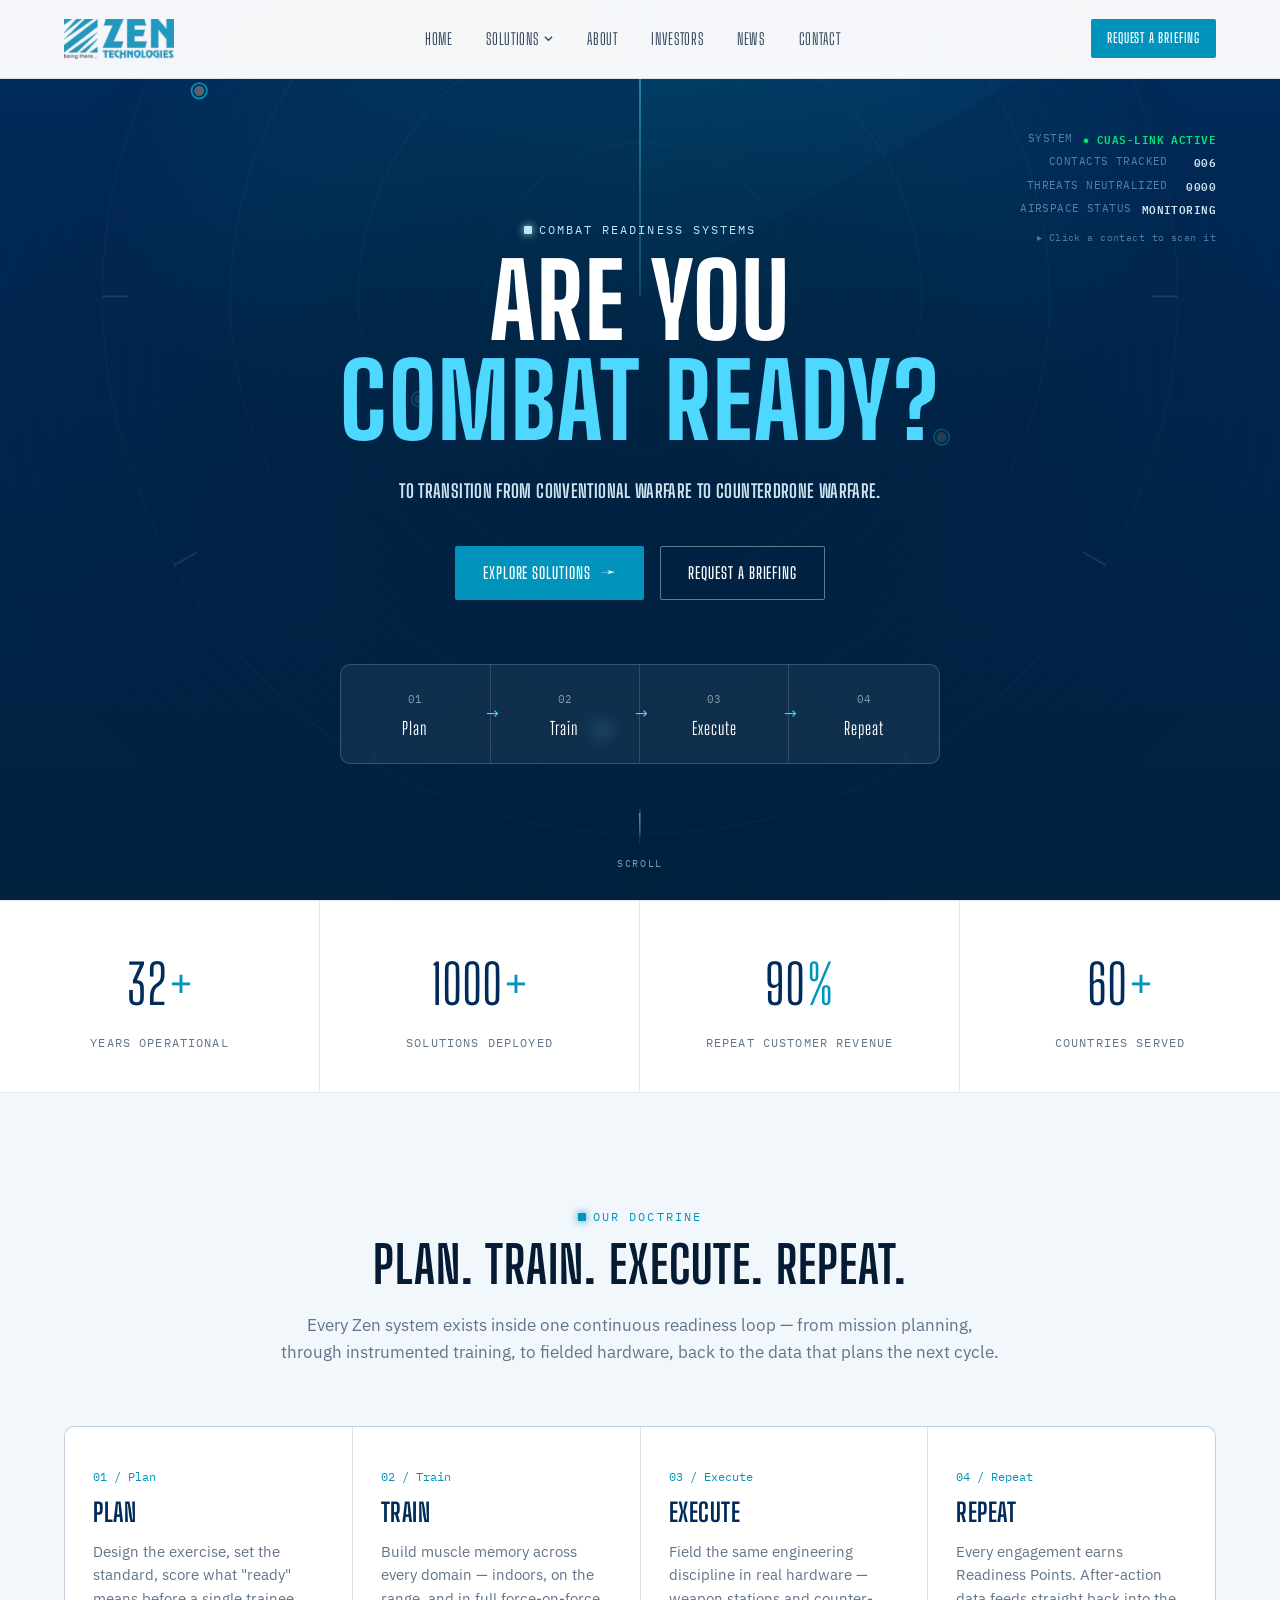
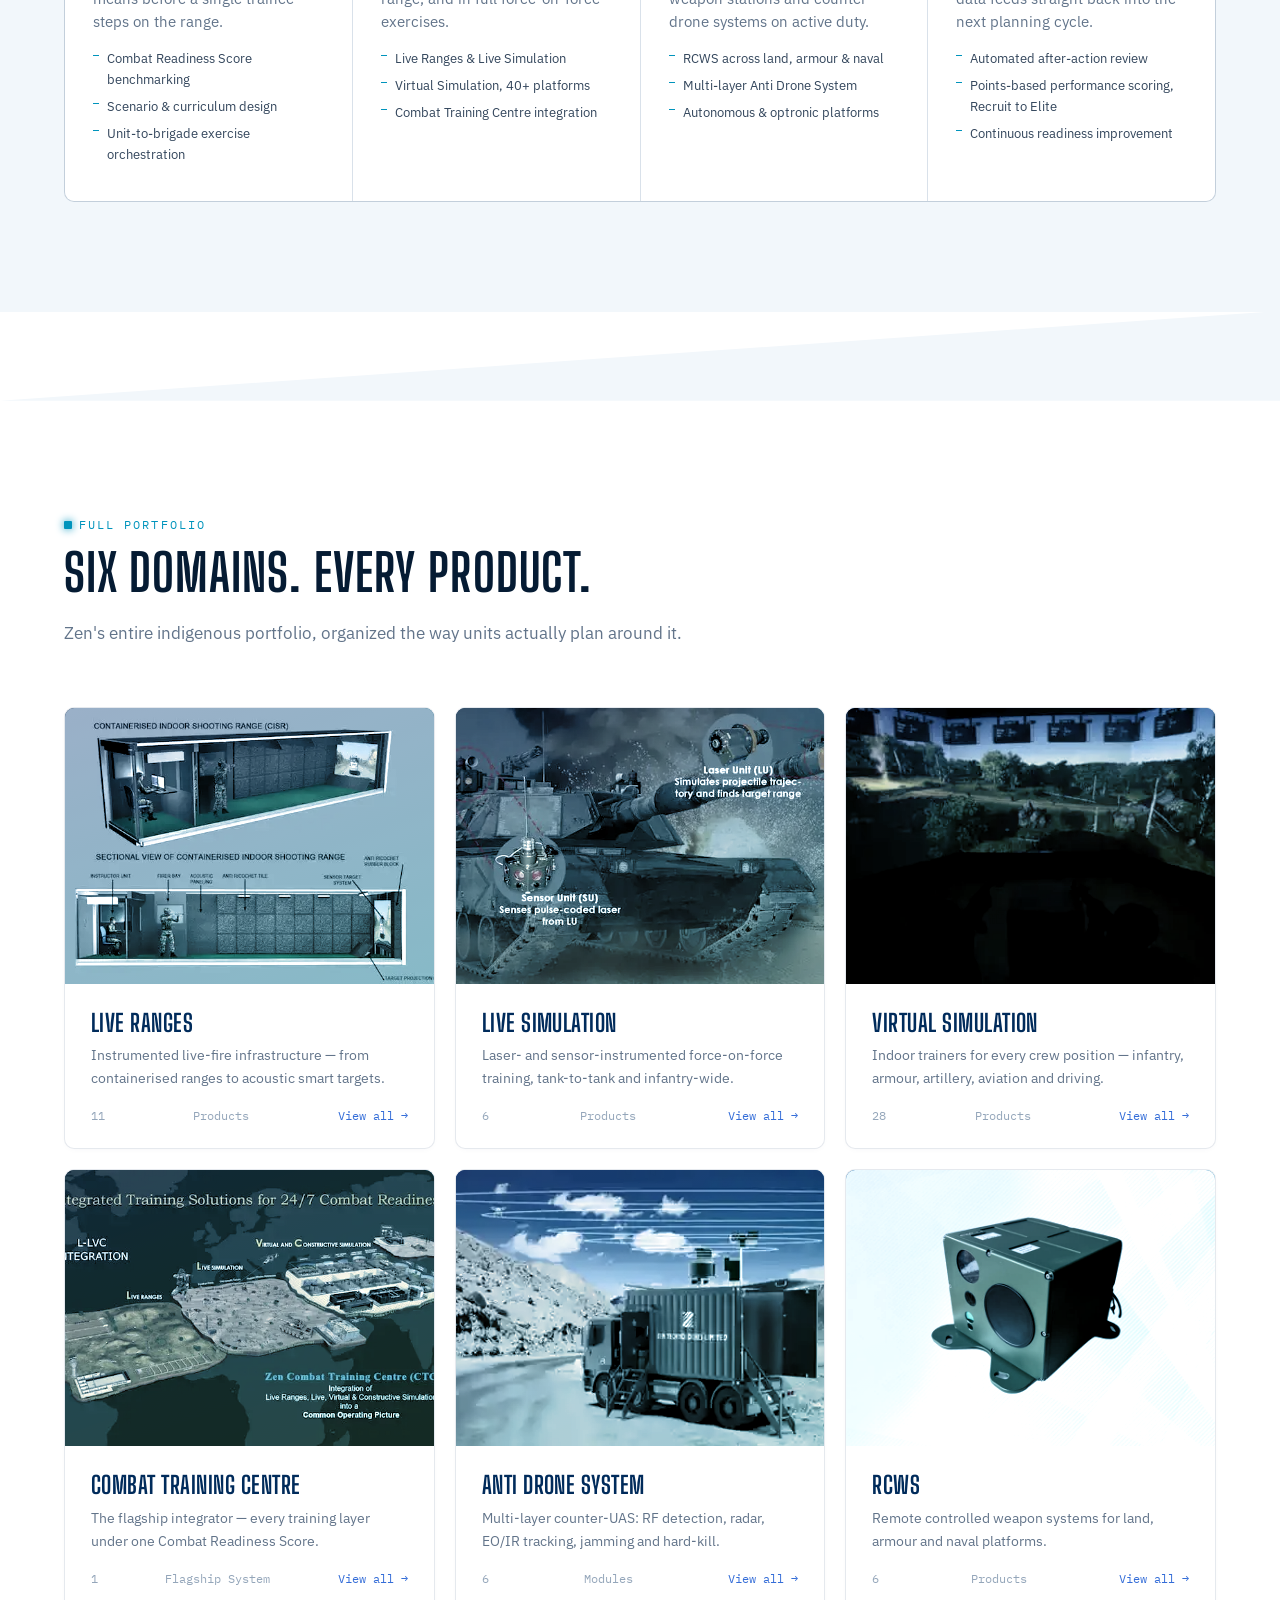
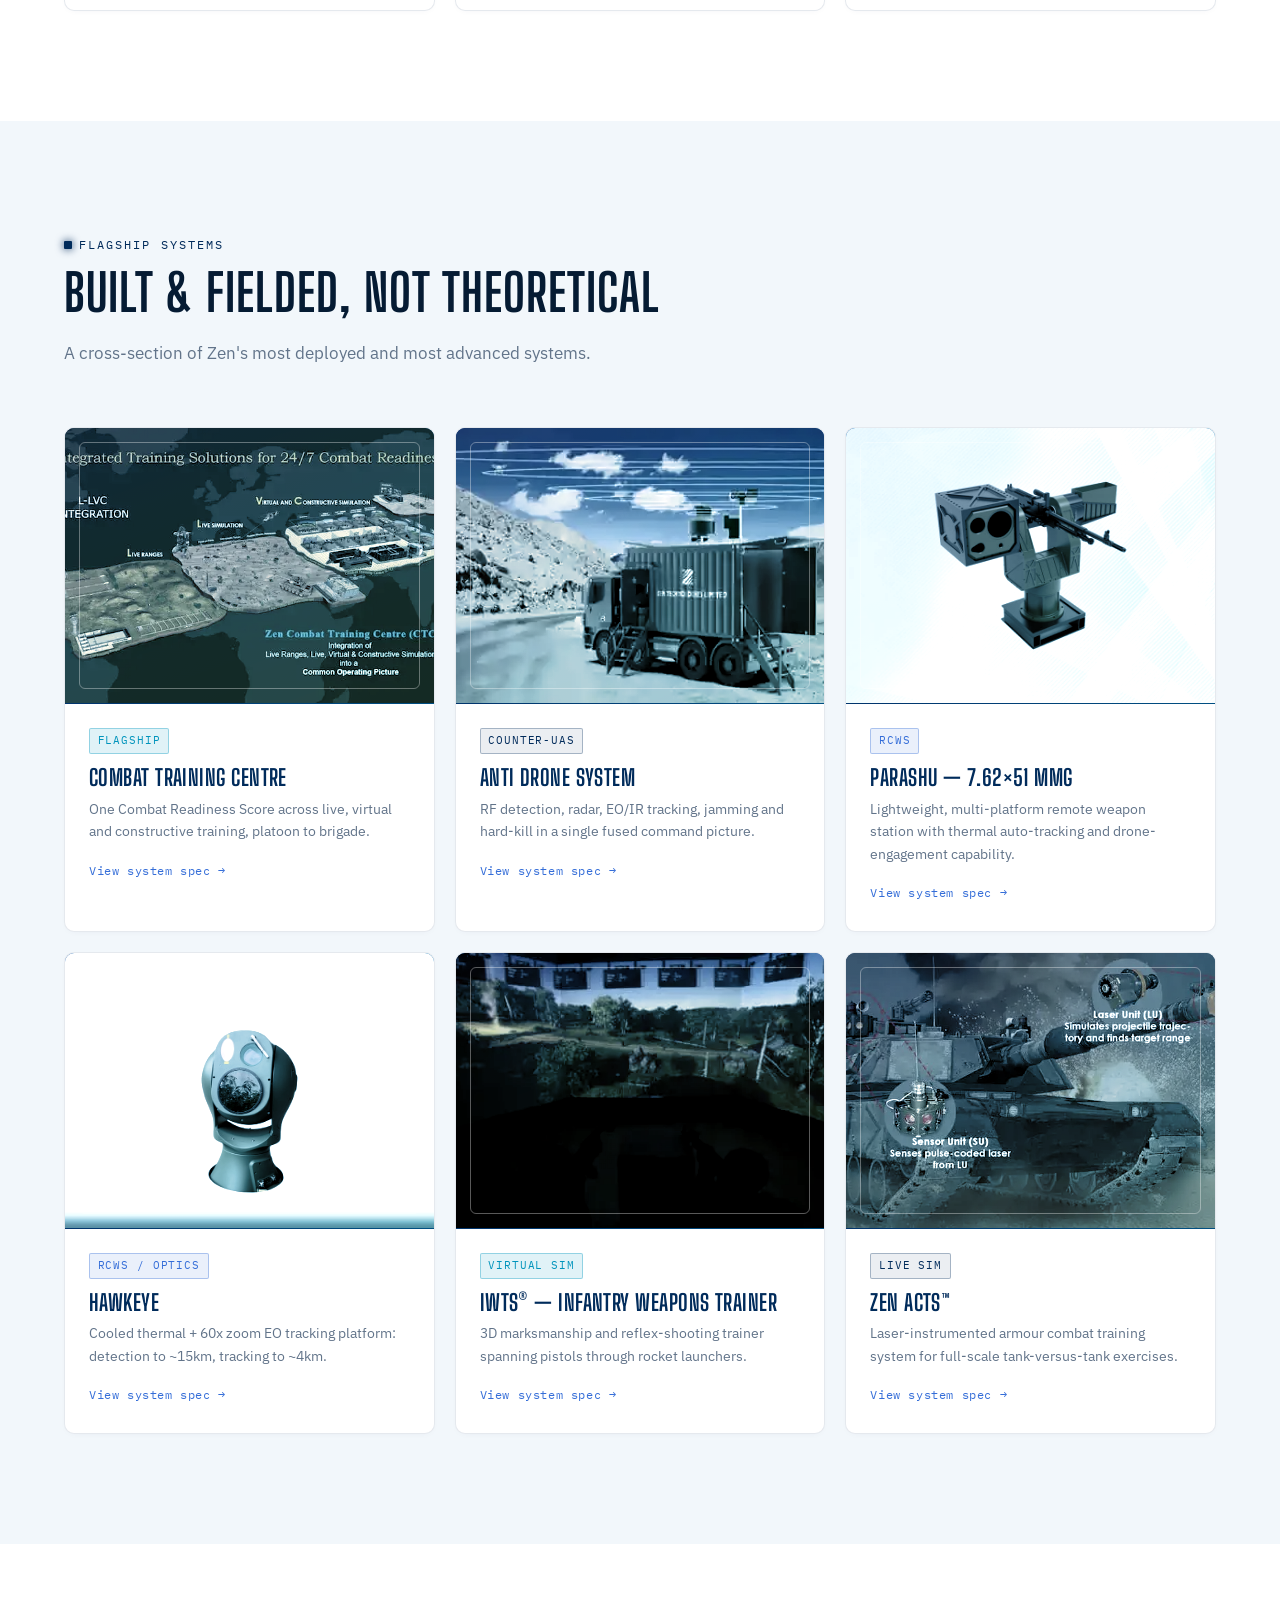
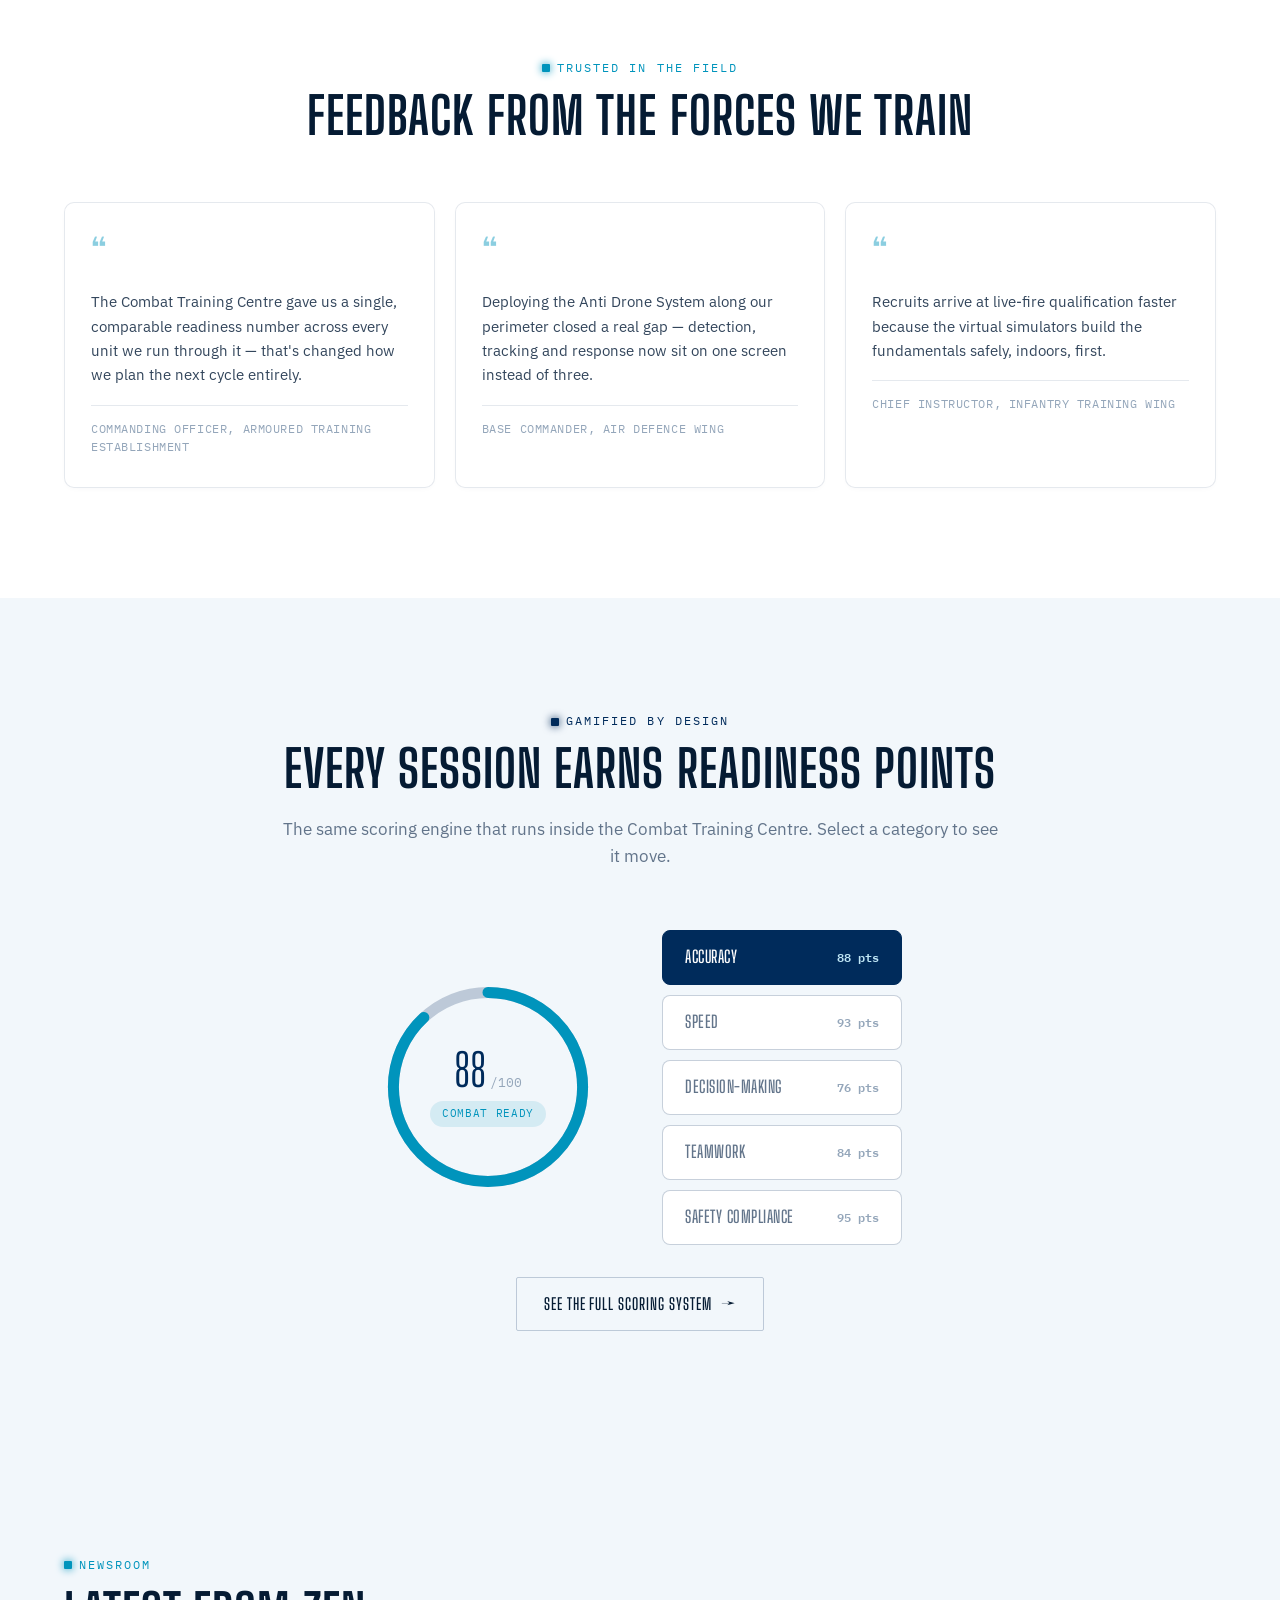
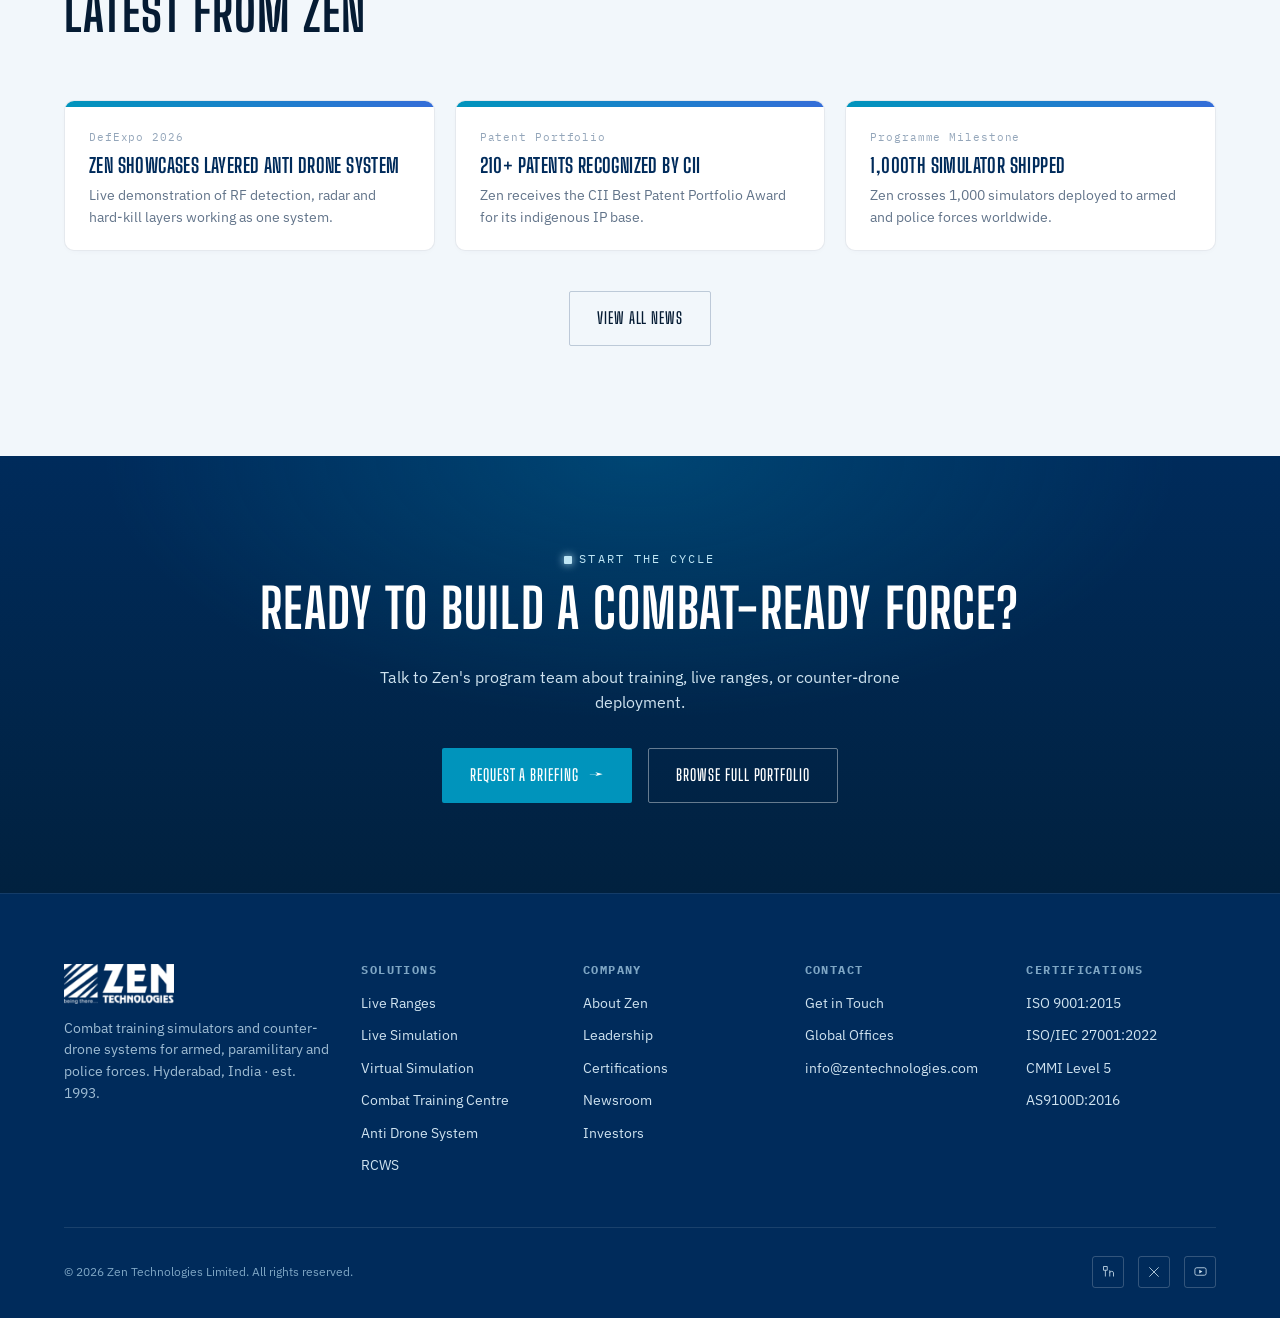
<file: index.html>
<!doctype html>
<html lang="en">
<head>
<meta charset="UTF-8" />
<meta name="viewport" content="width=device-width, initial-scale=1.0" />
<title>Zen Technologies | Combat Training &amp; Counter-Drone Systems</title>
<meta name="description" content="Zen Technologies builds combat training simulators and counter-drone systems for armed, paramilitary and police forces. Plan. Train. Execute. Repeat." />
<link rel="stylesheet" href="assets/css/style.css" />
<link rel="icon" type="image/png" href="assets/img/brand/zen-icon-512.png" />
</head>
<body>
<div class="grid-texture" aria-hidden="true"></div>

<!-- ===================== HEADER ===================== -->
<header class="site-header">
  <div class="container">
    <a href="index.html" class="brand">
      <img src="assets/img/brand/zen-logo.webp" alt="Zen Technologies Limited" class="brand-logo">
    </a>

    <nav class="main-nav">
      <ul>
        <li><a href="index.html">Home</a></li>
        <li class="has-mega">
          <button aria-haspopup="true">Solutions <svg class="caret" viewBox="0 0 10 6" fill="none"><path d="M1 1L5 5L9 1" stroke="currentColor" stroke-width="1.4"/></svg></button>
          <div class="mega">
            <a href="products/live-ranges.html"><span class="mega-name">Live Ranges</span><span class="mega-desc">Instrumented live-fire infrastructure</span><span class="mega-count"><strong data-cat-count="live-ranges"></strong>Products</span></a>
            <a href="products/live-simulation.html"><span class="mega-name">Live Simulation</span><span class="mega-desc">Force-on-force, laser-instrumented</span><span class="mega-count"><strong data-cat-count="live-simulation"></strong>Products</span></a>
            <a href="products/virtual-simulation.html"><span class="mega-name">Virtual Simulation</span><span class="mega-desc">Indoor trainers, every crew position</span><span class="mega-count"><strong data-cat-count="virtual-simulation"></strong>Products</span></a>
            <a href="products/combat-training-centre.html"><span class="mega-name">Combat Training Centre</span><span class="mega-desc">One system, one readiness score</span><span class="mega-count"><strong data-cat-count="combat-training-centre"></strong>Product</span></a>
            <a href="products/anti-drone-system.html"><span class="mega-name">Anti Drone System</span><span class="mega-desc">Detect, track, identify, defeat</span><span class="mega-count"><strong data-cat-count="anti-drone-system"></strong>Modules</span></a>
            <a href="products/rcws.html"><span class="mega-name">RCWS</span><span class="mega-desc">Remote controlled weapon systems</span><span class="mega-count"><strong data-cat-count="rcws"></strong>Products</span></a>
          </div>
        </li>
        <li><a href="about.html">About</a></li>
        <li><a href="investors.html">Investors</a></li>
        <li><a href="news.html">News</a></li>
        <li><a href="contact.html">Contact</a></li>
      </ul>
    </nav>

    <div class="nav-cta">
      <a href="contact.html" class="btn btn-primary small"><span class="full">Request a Briefing</span><span class="short">Contact</span></a>
      <button class="nav-toggle" aria-label="Toggle navigation"><span></span><span></span><span></span></button>
    </div>
  </div>
</header>
<div class="nav-scrim"></div>

<!-- ===================== HERO ===================== -->
<section class="hero">
  <div class="hero-bg" aria-hidden="true">
    <svg viewBox="0 0 1000 1000" preserveAspectRatio="xMidYMid slice" id="radar-svg">
      <circle cx="500" cy="380" r="120" stroke="rgba(255,255,255,0.06)" fill="none"/>
      <circle cx="500" cy="380" r="220" stroke="rgba(255,255,255,0.055)" fill="none"/>
      <circle cx="500" cy="380" r="320" stroke="rgba(255,255,255,0.045)" fill="none"/>
      <circle cx="500" cy="380" r="420" stroke="rgba(255,255,255,0.035)" fill="none"/>

      <!-- degree tick marks around the outer ring -->
      <g class="radar-ticks" stroke="rgba(255,255,255,0.12)" stroke-width="1.5">
        <line x1="500" y1="-40" x2="500" y2="-20" transform="rotate(0 500 380)"/>
        <line x1="500" y1="-40" x2="500" y2="-20" transform="rotate(30 500 380)"/>
        <line x1="500" y1="-40" x2="500" y2="-20" transform="rotate(60 500 380)"/>
        <line x1="500" y1="-40" x2="500" y2="-20" transform="rotate(90 500 380)"/>
        <line x1="500" y1="-40" x2="500" y2="-20" transform="rotate(120 500 380)"/>
        <line x1="500" y1="-40" x2="500" y2="-20" transform="rotate(150 500 380)"/>
        <line x1="500" y1="-40" x2="500" y2="-20" transform="rotate(180 500 380)"/>
        <line x1="500" y1="-40" x2="500" y2="-20" transform="rotate(210 500 380)"/>
        <line x1="500" y1="-40" x2="500" y2="-20" transform="rotate(240 500 380)"/>
        <line x1="500" y1="-40" x2="500" y2="-20" transform="rotate(270 500 380)"/>
        <line x1="500" y1="-40" x2="500" y2="-20" transform="rotate(300 500 380)"/>
        <line x1="500" y1="-40" x2="500" y2="-20" transform="rotate(330 500 380)"/>
      </g>

      <g class="radar-sweep-origin" id="radar-sweep" style="transform-box: fill-box; transform-origin: 500px 380px;">
        <path d="M500 380 L500 -40 A420 420 0 0 1 863.9 171.1 Z" fill="url(#sweepGrad)" opacity="0.55"/>
        <line x1="500" y1="380" x2="500" y2="-40" stroke="#4fd8ff" stroke-width="1.5" opacity="0.8"/>
      </g>

      <!-- live contact blips: detect / identify / neutralize -->
      <g class="radar-blips">
        <g class="blip" data-id="0" data-angle="25" transform="translate(735.6 489.9)">
          <circle class="blip-hit" r="16"/>
          <circle class="blip-ping" r="6" fill="none" stroke="#0094bc" stroke-width="1.5"/>
          <circle class="blip-burst blip-burst-2" r="0" fill="none" stroke="#fff" stroke-width="1.5"/>
          <circle class="blip-burst" r="0" fill="none" stroke="#ff3b44" stroke-width="2.5"/>
          <circle class="blip-dot" r="4" fill="#5c6873"/>
          <text class="blip-label" x="12" y="4" font-family="JetBrains Mono, monospace" font-size="11">TRK-01</text>
        </g>
        <g class="blip" data-id="1" data-angle="95" transform="translate(470.3 718.7)">
          <circle class="blip-hit" r="16"/>
          <circle class="blip-ping" r="6" fill="none" stroke="#0094bc" stroke-width="1.5"/>
          <circle class="blip-burst blip-burst-2" r="0" fill="none" stroke="#fff" stroke-width="1.5"/>
          <circle class="blip-burst" r="0" fill="none" stroke="#ff3b44" stroke-width="2.5"/>
          <circle class="blip-dot" r="4" fill="#5c6873"/>
          <text class="blip-label" x="12" y="4" font-family="JetBrains Mono, monospace" font-size="11">TRK-02</text>
        </g>
        <g class="blip" data-id="2" data-angle="155" transform="translate(327.8 460.3)">
          <circle class="blip-hit" r="16"/>
          <circle class="blip-ping" r="6" fill="none" stroke="#0094bc" stroke-width="1.5"/>
          <circle class="blip-burst blip-burst-2" r="0" fill="none" stroke="#fff" stroke-width="1.5"/>
          <circle class="blip-burst" r="0" fill="none" stroke="#ff3b44" stroke-width="2.5"/>
          <circle class="blip-dot" r="4" fill="#5c6873"/>
          <text class="blip-label" x="-68" y="4" font-family="JetBrains Mono, monospace" font-size="11">TRK-03</text>
        </g>
        <g class="blip" data-id="3" data-angle="205" transform="translate(155.6 219.4)">
          <circle class="blip-hit" r="16"/>
          <circle class="blip-ping" r="6" fill="none" stroke="#0094bc" stroke-width="1.5"/>
          <circle class="blip-burst blip-burst-2" r="0" fill="none" stroke="#fff" stroke-width="1.5"/>
          <circle class="blip-burst" r="0" fill="none" stroke="#ff3b44" stroke-width="2.5"/>
          <circle class="blip-dot" r="4" fill="#5c6873"/>
          <text class="blip-label" x="12" y="4" font-family="JetBrains Mono, monospace" font-size="11">TRK-04</text>
        </g>
        <g class="blip" data-id="4" data-angle="265" transform="translate(479.9 150.9)">
          <circle class="blip-hit" r="16"/>
          <circle class="blip-ping" r="6" fill="none" stroke="#0094bc" stroke-width="1.5"/>
          <circle class="blip-burst blip-burst-2" r="0" fill="none" stroke="#fff" stroke-width="1.5"/>
          <circle class="blip-burst" r="0" fill="none" stroke="#ff3b44" stroke-width="2.5"/>
          <circle class="blip-dot" r="4" fill="#5c6873"/>
          <text class="blip-label" x="12" y="4" font-family="JetBrains Mono, monospace" font-size="11">TRK-05</text>
        </g>
        <g class="blip" data-id="5" data-angle="320" transform="translate(729.8 187.2)">
          <circle class="blip-hit" r="16"/>
          <circle class="blip-ping" r="6" fill="none" stroke="#0094bc" stroke-width="1.5"/>
          <circle class="blip-burst blip-burst-2" r="0" fill="none" stroke="#fff" stroke-width="1.5"/>
          <circle class="blip-burst" r="0" fill="none" stroke="#ff3b44" stroke-width="2.5"/>
          <circle class="blip-dot" r="4" fill="#5c6873"/>
          <text class="blip-label" x="12" y="4" font-family="JetBrains Mono, monospace" font-size="11">TRK-06</text>
        </g>
      </g>

      <defs>
        <linearGradient id="sweepGrad" x1="0" y1="0" x2="1" y2="1">
          <stop offset="0%" stop-color="#0094bc" stop-opacity="0.4"/>
          <stop offset="100%" stop-color="#0094bc" stop-opacity="0"/>
        </linearGradient>
      </defs>
    </svg>
  </div>
  <div class="hero-tint" aria-hidden="true"></div>

  <div class="hud-readout">
    <div class="hud-row"><span class="hud-key">SYSTEM</span><span class="hud-val hud-live">CUAS-LINK ACTIVE</span></div>
    <div class="hud-row"><span class="hud-key">CONTACTS TRACKED</span><span class="hud-val" id="hud-contacts">006</span></div>
    <div class="hud-row"><span class="hud-key">THREATS NEUTRALIZED</span><span class="hud-val" id="hud-neutralized">0000</span></div>
    <div class="hud-row"><span class="hud-key">AIRSPACE STATUS</span><span class="hud-val" id="hud-status">MONITORING</span></div>
    <div class="hud-hint">▸ Click a contact to scan it</div>
  </div>

  <div class="container hero-content">
    <span class="eyebrow accent">Combat Readiness Systems</span>
    <h1 class="hero-title">
      <span class="line"><span>ARE YOU</span></span>
      <span class="line"><span>COMBAT READY?</span></span>
    </h1>
    <h2 class="hero-sub">to transition from conventional warfare to counterdrone warfare.</h2>
    <div class="hero-actions">
      <a href="products.html" class="btn btn-primary btn-arrow">Explore Solutions</a>
      <a href="contact.html" class="btn btn-ghost">Request a Briefing</a>
    </div>

    <div class="cycle-strip">
      <a href="#cycle"><span class="num">01</span><span class="label">Plan</span><span class="arrow">→</span></a>
      <a href="#cycle"><span class="num">02</span><span class="label">Train</span><span class="arrow">→</span></a>
      <a href="#cycle"><span class="num">03</span><span class="label">Execute</span><span class="arrow">→</span></a>
      <a href="#cycle"><span class="num">04</span><span class="label">Repeat</span></a>
    </div>
  </div>

  <div class="scroll-cue"><span class="line"></span>Scroll</div>
</section>

<!-- ===================== STAT BAR ===================== -->
<div class="stat-bar reveal-stagger">
  <div class="stat"><div class="num"><span data-count-to="32">0</span><span class="suffix">+</span></div><div class="cap">Years Operational</div></div>
  <div class="stat"><div class="num"><span data-count-to="1000">0</span><span class="suffix">+</span></div><div class="cap">Solutions Deployed</div></div>
  <div class="stat"><div class="num"><span data-count-to="90">0</span><span class="suffix">%</span></div><div class="cap">Repeat Customer Revenue</div></div>
  <div class="stat"><div class="num"><span data-count-to="60">0</span><span class="suffix">+</span></div><div class="cap">Countries Served</div></div>
</div>

<!-- ===================== THE CYCLE ===================== -->
<section id="cycle" class="bg-1">
  <div class="container">
    <div class="section-head center reveal">
      <span class="eyebrow">Our Doctrine</span>
      <h2>Plan. Train. Execute. Repeat.</h2>
      <p>Every Zen system exists inside one continuous readiness loop — from mission planning, through instrumented training, to fielded hardware, back to the data that plans the next cycle.</p>
    </div>

    <div class="cycle-panels reveal-stagger">
      <div class="cycle-panel">
        <span class="idx">01 / Plan</span>
        <h3>Plan</h3>
        <p>Design the exercise, set the standard, score what "ready" means before a single trainee steps on the range.</p>
        <ul>
          <li>Combat Readiness Score benchmarking</li>
          <li>Scenario &amp; curriculum design</li>
          <li>Unit-to-brigade exercise orchestration</li>
        </ul>
      </div>
      <div class="cycle-panel">
        <span class="idx">02 / Train</span>
        <h3>Train</h3>
        <p>Build muscle memory across every domain — indoors, on the range, and in full force-on-force exercises.</p>
        <ul>
          <li>Live Ranges &amp; Live Simulation</li>
          <li>Virtual Simulation, 40+ platforms</li>
          <li>Combat Training Centre integration</li>
        </ul>
      </div>
      <div class="cycle-panel">
        <span class="idx">03 / Execute</span>
        <h3>Execute</h3>
        <p>Field the same engineering discipline in real hardware — weapon stations and counter-drone systems on active duty.</p>
        <ul>
          <li>RCWS across land, armour &amp; naval</li>
          <li>Multi-layer Anti Drone System</li>
          <li>Autonomous &amp; optronic platforms</li>
        </ul>
      </div>
      <div class="cycle-panel">
        <span class="idx">04 / Repeat</span>
        <h3>Repeat</h3>
        <p>Every engagement earns Readiness Points. After-action data feeds straight back into the next planning cycle.</p>
        <ul>
          <li>Automated after-action review</li>
          <li>Points-based performance scoring, Recruit to Elite</li>
          <li>Continuous readiness improvement</li>
        </ul>
      </div>
    </div>
  </div>
</section>
<div class="divider-angle" aria-hidden="true"></div>

<!-- ===================== SOLUTIONS GRID ===================== -->
<section>
  <div class="container">
    <div class="section-head reveal">
      <span class="eyebrow">Full Portfolio</span>
      <h2>Six Domains. Every Product.</h2>
      <p>Zen's entire indigenous portfolio, organized the way units actually plan around it.</p>
    </div>

    <div class="solutions-grid reveal-stagger">
      <a class="solution-tile" href="products/live-ranges.html">
        <div class="tile-photo"><img src="assets/img/products/cisr.webp" alt="Live Ranges — Containerised Indoor Shooting Range" loading="lazy"></div>
        <div class="tile-body">
        <h3>Live Ranges</h3>
        <p>Instrumented live-fire infrastructure — from containerised ranges to acoustic smart targets.</p>
        <span class="meta"><span data-cat-count="live-ranges"></span> Products <span class="go">View all →</span></span>
        </div>
      </a>
      <a class="solution-tile" href="products/live-simulation.html">
        <div class="tile-photo"><img src="assets/img/products/acts.webp" alt="Live Simulation — Armour Combat Training System" loading="lazy"></div>
        <div class="tile-body">
        <h3>Live Simulation</h3>
        <p>Laser- and sensor-instrumented force-on-force training, tank-to-tank and infantry-wide.</p>
        <span class="meta"><span data-cat-count="live-simulation"></span> Products <span class="go">View all →</span></span>
        </div>
      </a>
      <a class="solution-tile" href="products/virtual-simulation.html">
        <div class="tile-photo"><img src="assets/img/products/iwts.webp" alt="Virtual Simulation — Infantry Weapons Training Simulator" loading="lazy"></div>
        <div class="tile-body">
        <h3>Virtual Simulation</h3>
        <p>Indoor trainers for every crew position — infantry, armour, artillery, aviation and driving.</p>
        <span class="meta"><span data-cat-count="virtual-simulation"></span> Products <span class="go">View all →</span></span>
        </div>
      </a>
      <a class="solution-tile" href="products/combat-training-centre.html">
        <div class="tile-photo"><img src="assets/img/products/ctc.webp" alt="Combat Training Centre" loading="lazy"></div>
        <div class="tile-body">
        <h3>Combat Training Centre</h3>
        <p>The flagship integrator — every training layer under one Combat Readiness Score.</p>
        <span class="meta"><span data-cat-count="combat-training-centre"></span> Flagship System <span class="go">View all →</span></span>
        </div>
      </a>
      <a class="solution-tile" href="products/anti-drone-system.html">
        <div class="tile-photo"><img src="assets/img/products/anti-drone-system.webp" alt="Anti Drone System" loading="lazy"></div>
        <div class="tile-body">
        <h3>Anti Drone System</h3>
        <p>Multi-layer counter-UAS: RF detection, radar, EO/IR tracking, jamming and hard-kill.</p>
        <span class="meta"><span data-cat-count="anti-drone-system"></span> Modules <span class="go">View all →</span></span>
        </div>
      </a>
      <a class="solution-tile" href="products/rcws.html">
        <div class="tile-photo"><img src="assets/img/products/durgam.jpg" alt="RCWS — Artillery Rugged Camera Durgam" loading="lazy"></div>
        <div class="tile-body">
        <h3>RCWS</h3>
        <p>Remote controlled weapon systems for land, armour and naval platforms.</p>
        <span class="meta"><span data-cat-count="rcws"></span> Products <span class="go">View all →</span></span>
        </div>
      </a>
    </div>
  </div>
</section>

<!-- ===================== FLAGSHIP SPOTLIGHT ===================== -->
<section class="bg-1">
  <div class="container">
    <div class="section-head reveal">
      <span class="eyebrow accent">Flagship Systems</span>
      <h2>Built &amp; Fielded, Not Theoretical</h2>
      <p>A cross-section of Zen's most deployed and most advanced systems.</p>
    </div>
    <div class="spotlight-grid reveal-stagger">
      <div class="spotlight-card">
        <div class="spotlight-visual"><img src="assets/img/products/ctc.webp" alt="Combat Training Centre" loading="lazy"><div class="reticle"></div></div>
        <div class="spotlight-body">
          <span class="tag hud">Flagship</span>
          <h3>Combat Training Centre</h3>
          <p>One Combat Readiness Score across live, virtual and constructive training, platoon to brigade.</p>
          <a href="products/combat-training-centre.html">View system spec →</a>
        </div>
      </div>
      <div class="spotlight-card">
        <div class="spotlight-visual"><img src="assets/img/products/anti-drone-system.webp" alt="Anti Drone System" loading="lazy"><div class="reticle"></div></div>
        <div class="spotlight-body">
          <span class="tag accent">Counter-UAS</span>
          <h3>Anti Drone System</h3>
          <p>RF detection, radar, EO/IR tracking, jamming and hard-kill in a single fused command picture.</p>
          <a href="products/anti-drone-system.html">View system spec →</a>
        </div>
      </div>
      <div class="spotlight-card">
        <div class="spotlight-visual"><img src="assets/img/products/parashu.jpg" alt="Parashu RCWS" loading="lazy"><div class="reticle"></div></div>
        <div class="spotlight-body">
          <span class="tag steel">RCWS</span>
          <h3>Parashu — 7.62×51 MMG</h3>
          <p>Lightweight, multi-platform remote weapon station with thermal auto-tracking and drone-engagement capability.</p>
          <a href="products/rcws.html">View system spec →</a>
        </div>
      </div>
      <div class="spotlight-card">
        <div class="spotlight-visual"><img src="assets/img/products/hawkeye.jpg" alt="Hawkeye" loading="lazy"><div class="reticle"></div></div>
        <div class="spotlight-body">
          <span class="tag steel">RCWS / Optics</span>
          <h3>Hawkeye</h3>
          <p>Cooled thermal + 60x zoom EO tracking platform: detection to ~15km, tracking to ~4km.</p>
          <a href="products/rcws.html">View system spec →</a>
        </div>
      </div>
      <div class="spotlight-card">
        <div class="spotlight-visual"><img src="assets/img/products/iwts.webp" alt="IWTS Infantry Weapons Training Simulator" loading="lazy"><div class="reticle"></div></div>
        <div class="spotlight-body">
          <span class="tag hud">Virtual Sim</span>
          <h3>IWTS® — Infantry Weapons Trainer</h3>
          <p>3D marksmanship and reflex-shooting trainer spanning pistols through rocket launchers.</p>
          <a href="products/virtual-simulation.html">View system spec →</a>
        </div>
      </div>
      <div class="spotlight-card">
        <div class="spotlight-visual"><img src="assets/img/products/acts.webp" alt="ZEN ACTS Armour Combat Training System" loading="lazy"><div class="reticle"></div></div>
        <div class="spotlight-body">
          <span class="tag accent">Live Sim</span>
          <h3>ZEN ACTS™</h3>
          <p>Laser-instrumented armour combat training system for full-scale tank-versus-tank exercises.</p>
          <a href="products/live-simulation.html">View system spec →</a>
        </div>
      </div>
    </div>
  </div>
</section>

<!-- ===================== TESTIMONIALS ===================== -->
<section>
  <div class="container">
    <div class="section-head center reveal">
      <span class="eyebrow">Trusted In The Field</span>
      <h2>Feedback From The Forces We Train</h2>
    </div>
    <div class="testimonial-row reveal-stagger">
      <div class="testimonial">
        <div class="quote-mark">&ldquo;</div>
        <p class="quote">The Combat Training Centre gave us a single, comparable readiness number across every unit we run through it — that's changed how we plan the next cycle entirely.</p>
        <div class="who">Commanding Officer, Armoured Training Establishment</div>
      </div>
      <div class="testimonial">
        <div class="quote-mark">&ldquo;</div>
        <p class="quote">Deploying the Anti Drone System along our perimeter closed a real gap — detection, tracking and response now sit on one screen instead of three.</p>
        <div class="who">Base Commander, Air Defence Wing</div>
      </div>
      <div class="testimonial">
        <div class="quote-mark">&ldquo;</div>
        <p class="quote">Recruits arrive at live-fire qualification faster because the virtual simulators build the fundamentals safely, indoors, first.</p>
        <div class="who">Chief Instructor, Infantry Training Wing</div>
      </div>
    </div>
  </div>
</section>

<!-- ===================== READINESS SCORE HUD ===================== -->
<section class="bg-1">
  <div class="container">
    <div class="section-head center reveal">
      <span class="eyebrow accent">Gamified By Design</span>
      <h2>Every Session Earns Readiness Points</h2>
      <p>The same scoring engine that runs inside the Combat Training Centre. Select a category to see it move.</p>
    </div>
    <div class="hud-demo reveal">
      <div class="hud-gauge">
        <svg viewBox="0 0 200 200">
          <circle class="hud-track" cx="100" cy="100" r="86"/>
          <circle class="hud-fill" cx="100" cy="100" r="86"/>
        </svg>
        <div class="hud-gauge-label">
          <div class="hud-score-row"><span class="hud-score">0</span><span class="hud-score-suffix">/100</span></div>
          <span class="hud-tier">Combat Ready</span>
        </div>
      </div>
      <div class="hud-categories">
        <button class="hud-chip active" data-score="88" data-tier="Combat Ready">Accuracy <span class="pts">88 pts</span></button>
        <button class="hud-chip" data-score="93" data-tier="Elite">Speed <span class="pts">93 pts</span></button>
        <button class="hud-chip" data-score="76" data-tier="Operational">Decision-Making <span class="pts">76 pts</span></button>
        <button class="hud-chip" data-score="84" data-tier="Combat Ready">Teamwork <span class="pts">84 pts</span></button>
        <button class="hud-chip" data-score="95" data-tier="Elite">Safety Compliance <span class="pts">95 pts</span></button>
      </div>
    </div>
    <div class="center-text" style="margin-top:32px;"><a href="products/combat-training-centre.html" class="btn btn-ghost btn-arrow">See The Full Scoring System</a></div>
  </div>
</section>

<!-- ===================== NEWS PREVIEW ===================== -->
<section class="bg-1">
  <div class="container">
    <div class="section-head reveal">
      <span class="eyebrow">Newsroom</span>
      <h2>Latest From Zen</h2>
    </div>
    <div class="news-grid reveal-stagger">
      <div class="news-card">
        <div class="strip"></div>
        <div class="body">
          <div class="date">DefExpo 2026</div>
          <h3>Zen showcases layered Anti Drone System</h3>
          <p>Live demonstration of RF detection, radar and hard-kill layers working as one system.</p>
        </div>
      </div>
      <div class="news-card">
        <div class="strip"></div>
        <div class="body">
          <div class="date">Patent Portfolio</div>
          <h3>210+ patents recognized by CII</h3>
          <p>Zen receives the CII Best Patent Portfolio Award for its indigenous IP base.</p>
        </div>
      </div>
      <div class="news-card">
        <div class="strip"></div>
        <div class="body">
          <div class="date">Programme Milestone</div>
          <h3>1,000th simulator shipped</h3>
          <p>Zen crosses 1,000 simulators deployed to armed and police forces worldwide.</p>
        </div>
      </div>
    </div>
    <div class="center-text" style="margin-top:40px;"><a href="news.html" class="btn btn-ghost">View All News</a></div>
  </div>
</section>

<!-- ===================== CTA BANNER ===================== -->
<section class="cta-banner">
  <div class="container reveal">
    <span class="eyebrow accent" style="justify-content:center;">Start The Cycle</span>
    <h2>Ready To Build A Combat-Ready Force?</h2>
    <p>Talk to Zen's program team about training, live ranges, or counter-drone deployment.</p>
    <div class="cta-actions">
      <a href="contact.html" class="btn btn-primary btn-arrow">Request a Briefing</a>
      <a href="products.html" class="btn btn-ghost">Browse Full Portfolio</a>
    </div>
  </div>
</section>

<!-- ===================== FOOTER ===================== -->
<footer class="site-footer">
  <div class="container">
    <div class="footer-top">
      <div class="footer-brand">
        <a href="index.html" class="brand" style="margin-bottom:14px;">
          <img src="assets/img/brand/zen-logo.webp" alt="Zen Technologies Limited" class="brand-logo">
        </a>
        <p>Combat training simulators and counter-drone systems for armed, paramilitary and police forces. Hyderabad, India · est. 1993.</p>
      </div>
      <div class="footer-col">
        <h4>Solutions</h4>
        <ul>
          <li><a href="products/live-ranges.html">Live Ranges</a></li>
          <li><a href="products/live-simulation.html">Live Simulation</a></li>
          <li><a href="products/virtual-simulation.html">Virtual Simulation</a></li>
          <li><a href="products/combat-training-centre.html">Combat Training Centre</a></li>
          <li><a href="products/anti-drone-system.html">Anti Drone System</a></li>
          <li><a href="products/rcws.html">RCWS</a></li>
        </ul>
      </div>
      <div class="footer-col">
        <h4>Company</h4>
        <ul>
          <li><a href="about.html">About Zen</a></li>
          <li><a href="about.html#leadership">Leadership</a></li>
          <li><a href="about.html#certifications">Certifications</a></li>
          <li><a href="news.html">Newsroom</a></li>
          <li><a href="investors.html">Investors</a></li>
        </ul>
      </div>
      <div class="footer-col">
        <h4>Contact</h4>
        <ul>
          <li><a href="contact.html">Get in Touch</a></li>
          <li><a href="contact.html#offices">Global Offices</a></li>
          <li><a href="mailto:info@zentechnologies.com">info@zentechnologies.com</a></li>
        </ul>
      </div>
      <div class="footer-col">
        <h4>Certifications</h4>
        <ul>
          <li>ISO 9001:2015</li>
          <li>ISO/IEC 27001:2022</li>
          <li>CMMI Level 5</li>
          <li>AS9100D:2016</li>
        </ul>
      </div>
    </div>
    <div class="footer-bottom">
      <span>© <span data-year></span> Zen Technologies Limited. All rights reserved.</span>
      <div class="socials">
        <a href="#" aria-label="LinkedIn"><svg width="15" height="15" viewBox="0 0 24 24" fill="none"><path d="M4 4H10V10H4V4Z" stroke="currentColor" stroke-width="1.3"/><path d="M14 10V20M14 14C14 11 20 11 20 14V20" stroke="currentColor" stroke-width="1.3"/><path d="M7 10V20" stroke="currentColor" stroke-width="1.3"/></svg></a>
        <a href="#" aria-label="X"><svg width="14" height="14" viewBox="0 0 24 24" fill="none"><path d="M4 4L20 20M20 4L4 20" stroke="currentColor" stroke-width="1.4"/></svg></a>
        <a href="#" aria-label="YouTube"><svg width="15" height="15" viewBox="0 0 24 24" fill="none"><rect x="3" y="6" width="18" height="12" rx="3" stroke="currentColor" stroke-width="1.3"/><path d="M10 9L15 12L10 15V9Z" fill="currentColor"/></svg></a>
      </div>
    </div>
  </div>
</footer>

<button class="to-top" aria-label="Back to top"><svg width="16" height="16" viewBox="0 0 16 16" fill="none"><path d="M8 13V3M3 7L8 2L13 7" stroke="currentColor" stroke-width="1.5" stroke-linecap="round" stroke-linejoin="round"/></svg></button>

<script src="assets/js/products-data.js"></script>
<script src="assets/js/main.js"></script>
</body>
</html>
</file>
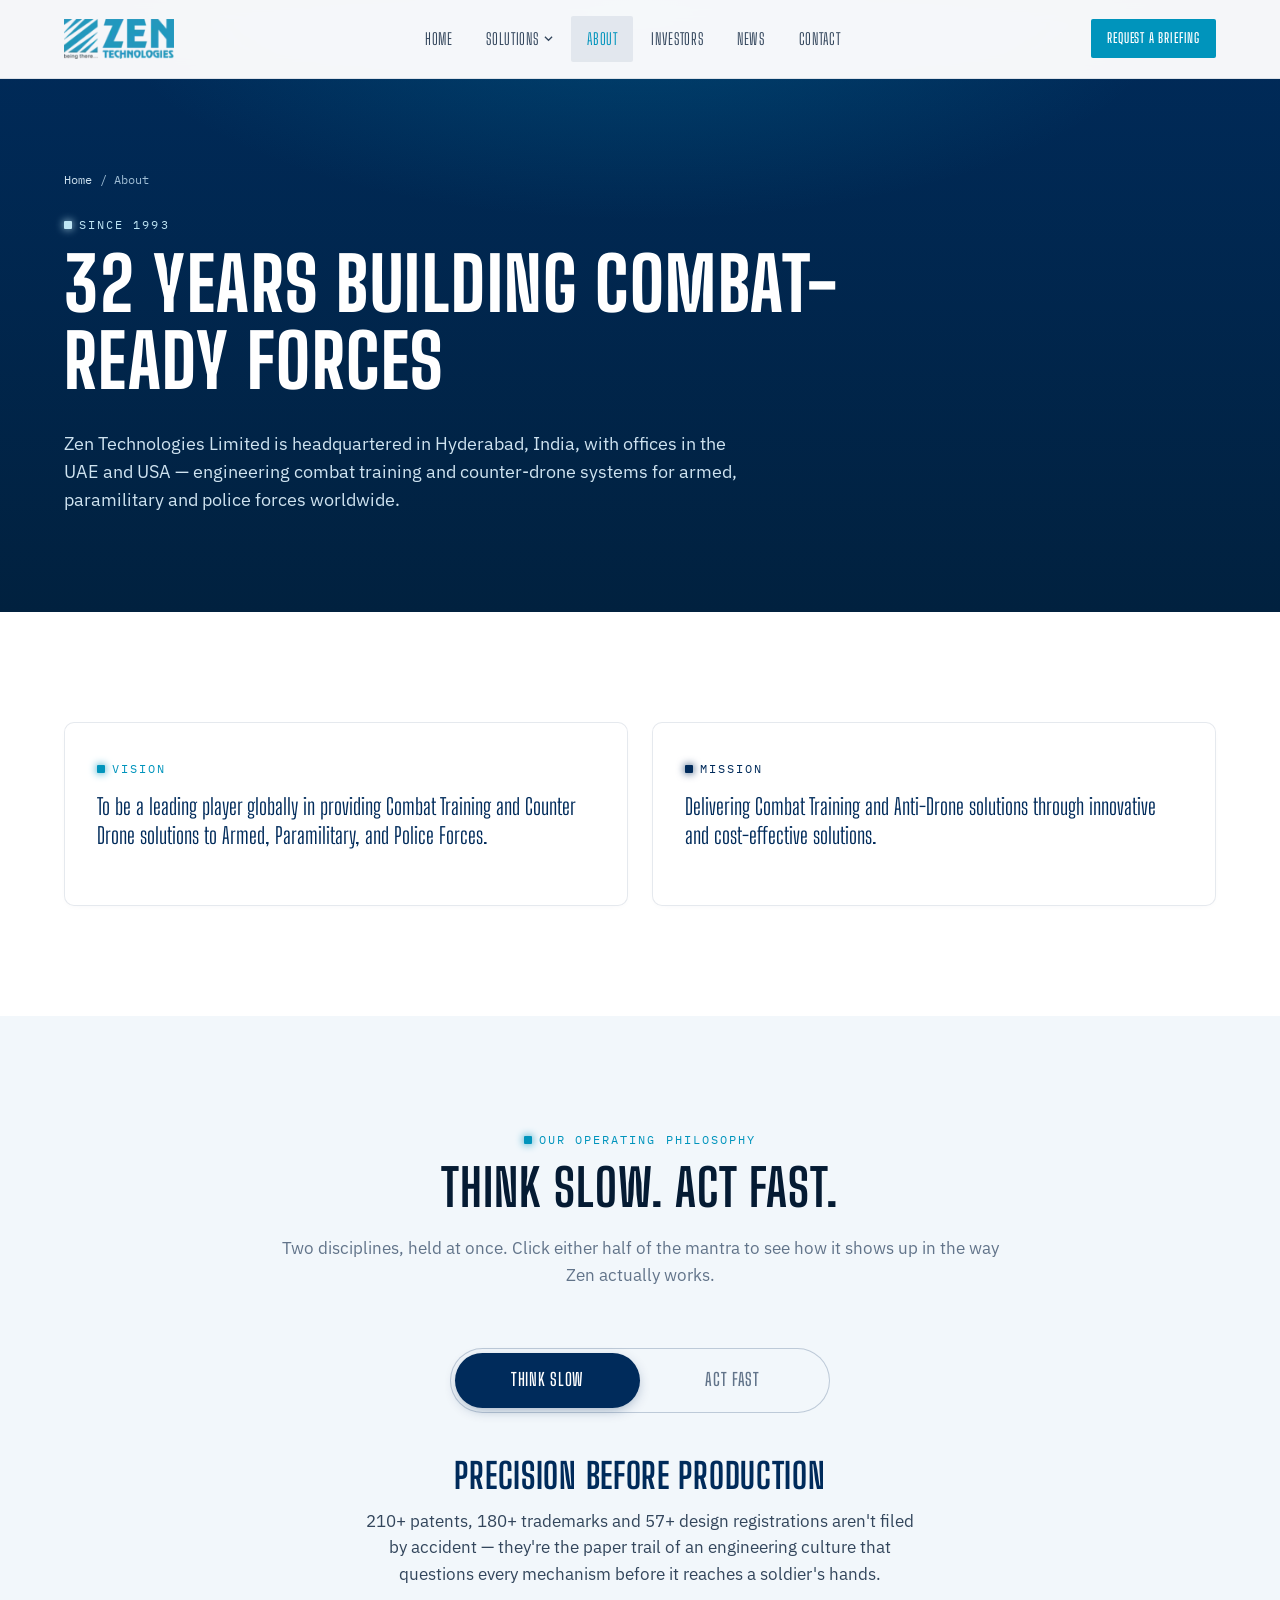
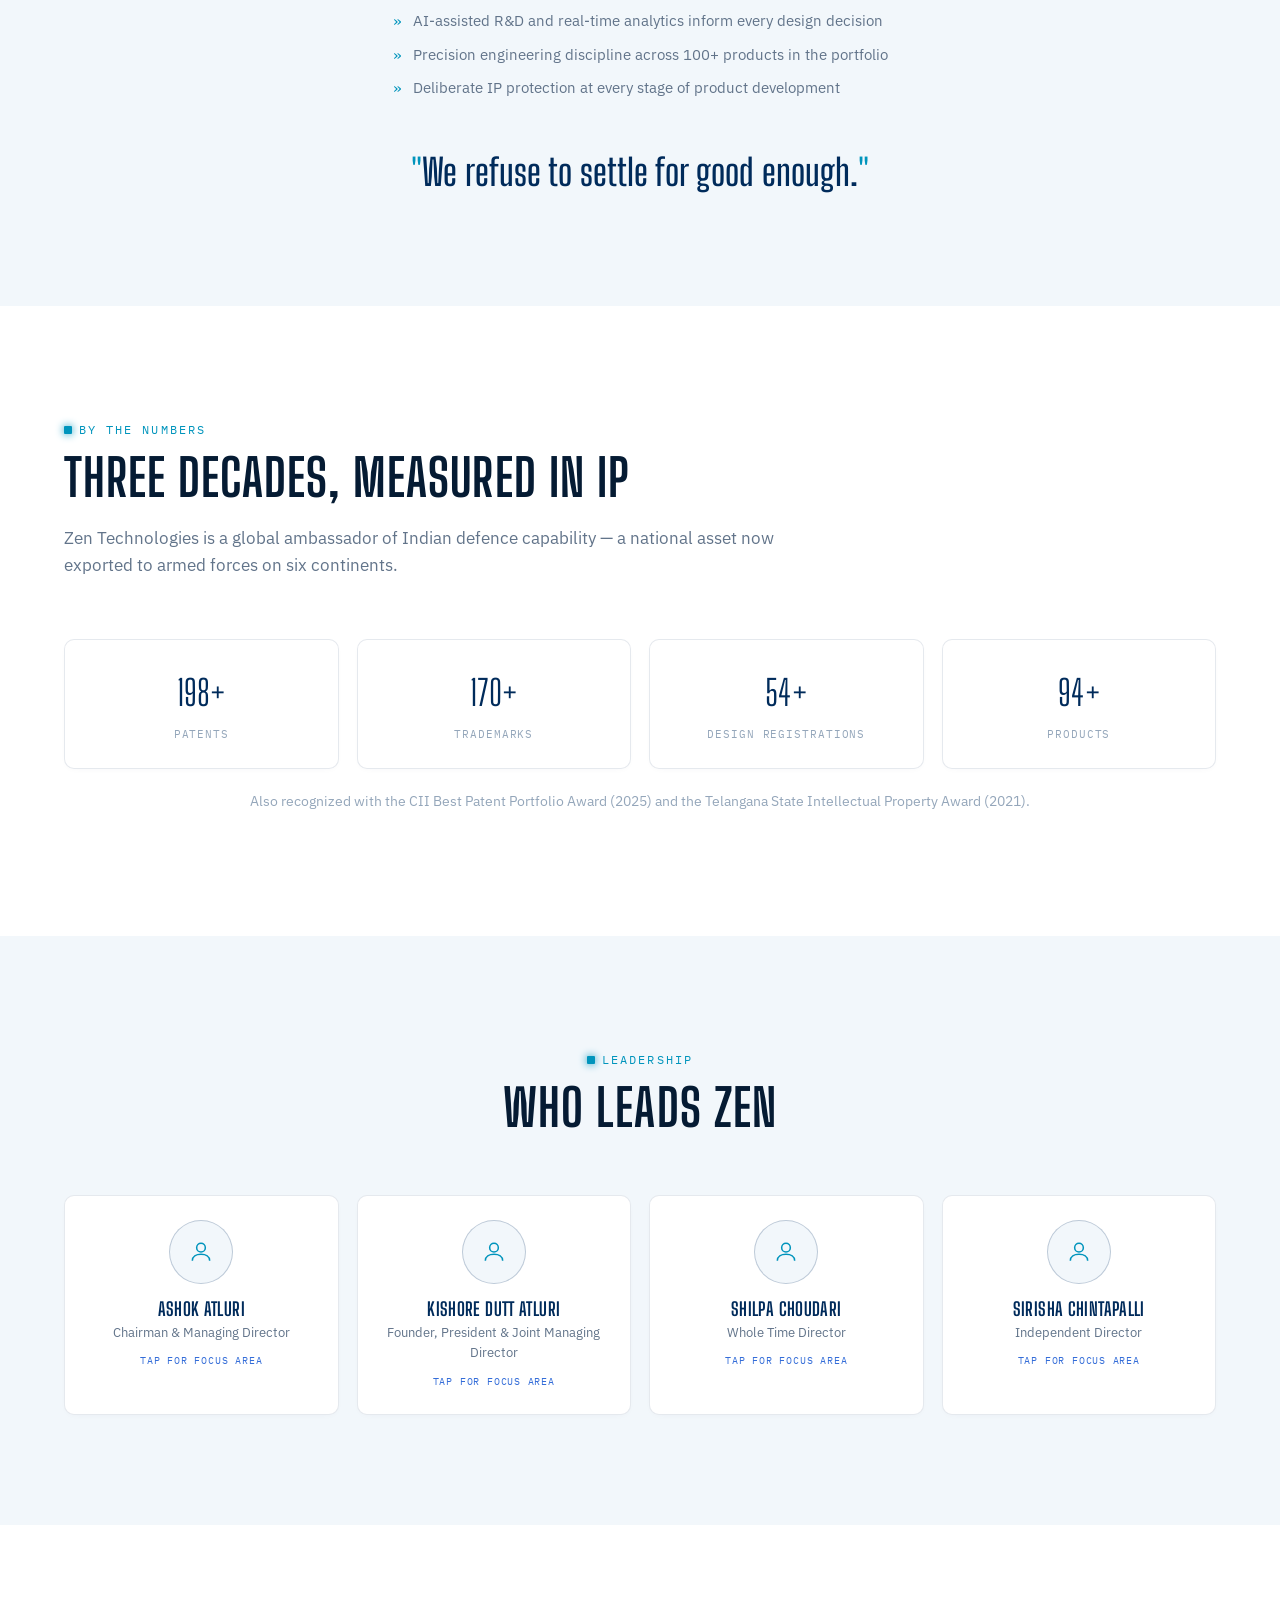
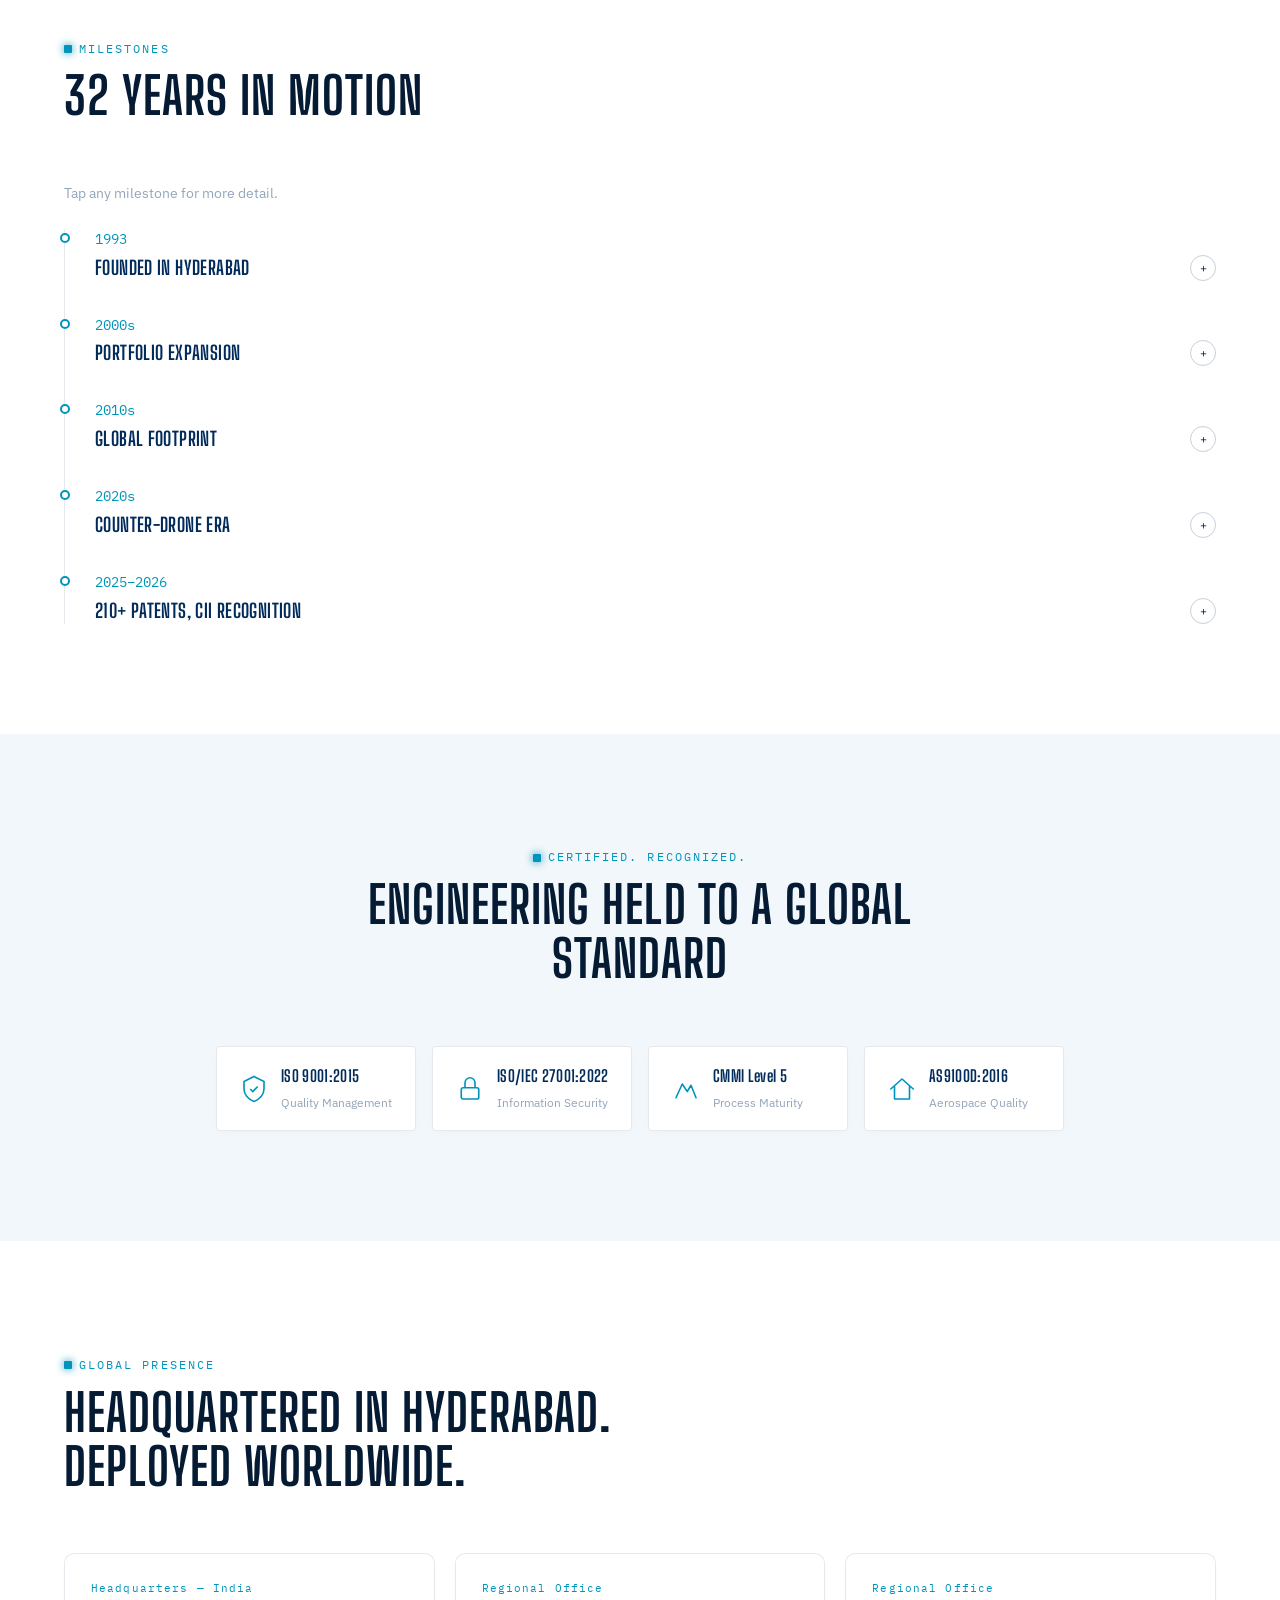
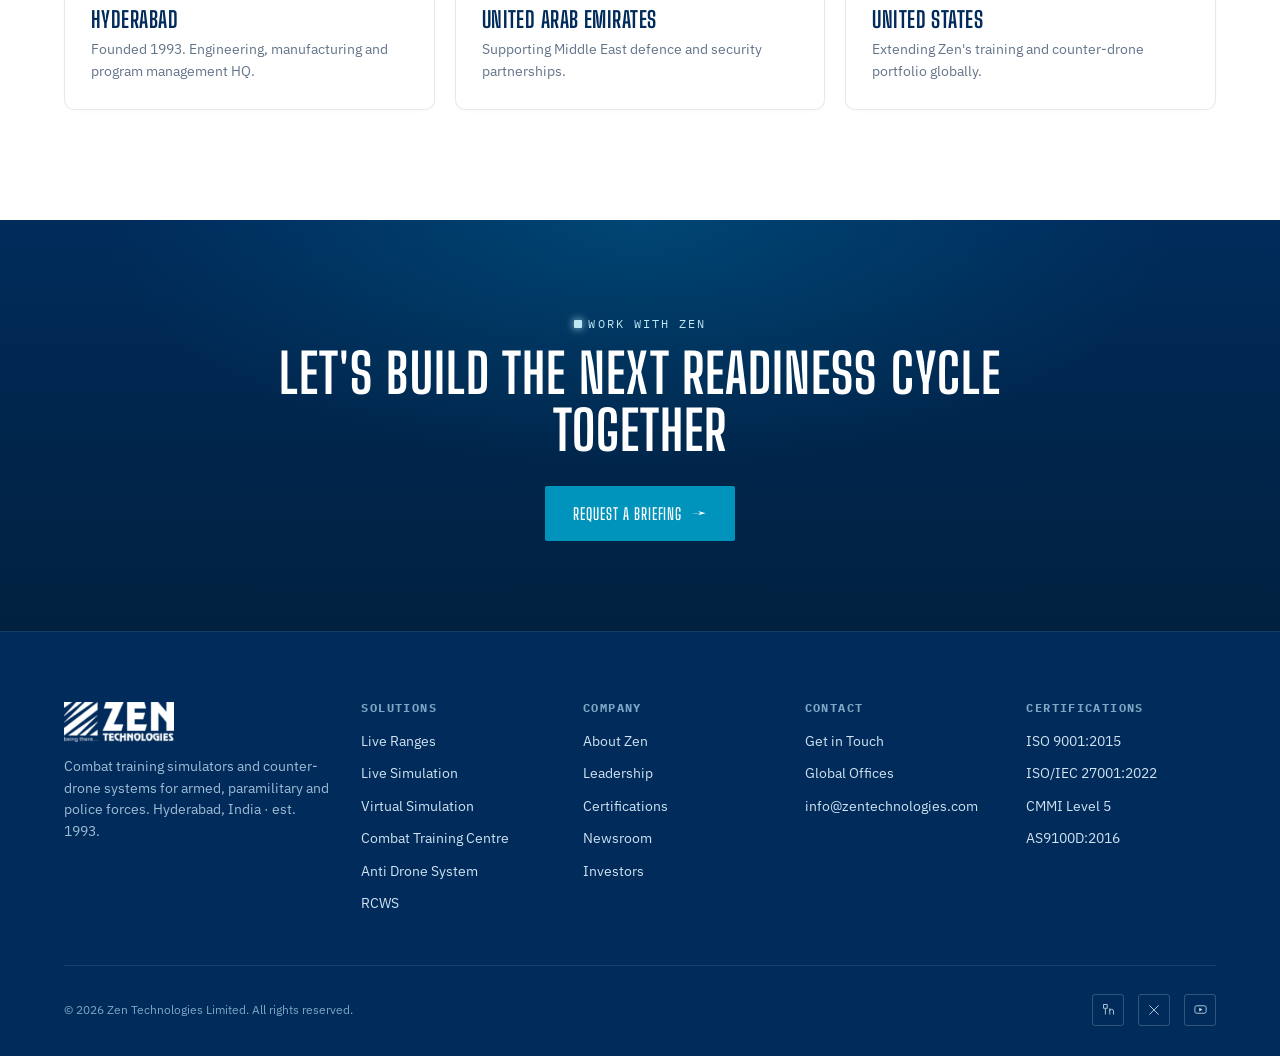
<file: about.html>
<!doctype html>
<html lang="en">
<head>
<meta charset="UTF-8" />
<meta name="viewport" content="width=device-width, initial-scale=1.0" />
<title>About | Zen Technologies</title>
<meta name="description" content="Zen Technologies — founded 1993, Hyderabad. Mission, vision, leadership, certifications and milestones." />
<link rel="stylesheet" href="assets/css/style.css" />
<link rel="icon" type="image/png" href="assets/img/brand/zen-icon-512.png" />
</head>
<body>
<div class="grid-texture" aria-hidden="true"></div>

<header class="site-header">
  <div class="container">
    <a href="index.html" class="brand">
      <img src="assets/img/brand/zen-logo.webp" alt="Zen Technologies Limited" class="brand-logo">
    </a>
    <nav class="main-nav">
      <ul>
        <li><a href="index.html">Home</a></li>
        <li class="has-mega">
          <button aria-haspopup="true">Solutions <svg class="caret" viewBox="0 0 10 6" fill="none"><path d="M1 1L5 5L9 1" stroke="currentColor" stroke-width="1.4"/></svg></button>
          <div class="mega">
            <a href="products/live-ranges.html"><span class="mega-name">Live Ranges</span><span class="mega-desc">Instrumented live-fire infrastructure</span><span class="mega-count"><strong data-cat-count="live-ranges"></strong>Products</span></a>
            <a href="products/live-simulation.html"><span class="mega-name">Live Simulation</span><span class="mega-desc">Force-on-force, laser-instrumented</span><span class="mega-count"><strong data-cat-count="live-simulation"></strong>Products</span></a>
            <a href="products/virtual-simulation.html"><span class="mega-name">Virtual Simulation</span><span class="mega-desc">Indoor trainers, every crew position</span><span class="mega-count"><strong data-cat-count="virtual-simulation"></strong>Products</span></a>
            <a href="products/combat-training-centre.html"><span class="mega-name">Combat Training Centre</span><span class="mega-desc">One system, one readiness score</span><span class="mega-count"><strong data-cat-count="combat-training-centre"></strong>Product</span></a>
            <a href="products/anti-drone-system.html"><span class="mega-name">Anti Drone System</span><span class="mega-desc">Detect, track, identify, defeat</span><span class="mega-count"><strong data-cat-count="anti-drone-system"></strong>Modules</span></a>
            <a href="products/rcws.html"><span class="mega-name">RCWS</span><span class="mega-desc">Remote controlled weapon systems</span><span class="mega-count"><strong data-cat-count="rcws"></strong>Products</span></a>
          </div>
        </li>
        <li class="active"><a href="about.html">About</a></li>
        <li><a href="investors.html">Investors</a></li>
        <li><a href="news.html">News</a></li>
        <li><a href="contact.html">Contact</a></li>
      </ul>
    </nav>
    <div class="nav-cta">
      <a href="contact.html" class="btn btn-primary small"><span class="full">Request a Briefing</span><span class="short">Contact</span></a>
      <button class="nav-toggle" aria-label="Toggle navigation"><span></span><span></span><span></span></button>
    </div>
  </div>
</header>
<div class="nav-scrim"></div>

<section class="page-hero">
  <div class="container">
    <div class="breadcrumb"><a href="index.html">Home</a> / About</div>
    <span class="eyebrow accent">Since 1993</span>
    <h1>32 Years Building Combat-Ready Forces</h1>
    <p class="lede">Zen Technologies Limited is headquartered in Hyderabad, India, with offices in the UAE and USA — engineering combat training and counter-drone systems for armed, paramilitary and police forces worldwide.</p>
  </div>
</section>

<section>
  <div class="container">
    <div class="vision-block reveal-stagger">
      <div class="vision-card">
        <span class="eyebrow">Vision</span>
        <p class="stmt">To be a leading player globally in providing Combat Training and Counter Drone solutions to Armed, Paramilitary, and Police Forces.</p>
      </div>
      <div class="vision-card">
        <span class="eyebrow accent">Mission</span>
        <p class="stmt">Delivering Combat Training and Anti-Drone solutions through innovative and cost-effective solutions.</p>
      </div>
    </div>
  </div>
</section>

<section class="bg-1">
  <div class="container">
    <div class="section-head center reveal">
      <span class="eyebrow">Our Operating Philosophy</span>
      <h2>Think Slow. Act Fast.</h2>
      <p>Two disciplines, held at once. Click either half of the mantra to see how it shows up in the way Zen actually works.</p>
    </div>
    <div class="reveal">
      <div class="manifesto-toggle">
        <button data-panel="slow" class="active">Think Slow</button>
        <button data-panel="fast">Act Fast</button>
      </div>
      <div class="manifesto-panels">
        <div class="manifesto-panel active" data-panel="slow">
          <h3>Precision Before Production</h3>
          <p>210+ patents, 180+ trademarks and 57+ design registrations aren't filed by accident — they're the paper trail of an engineering culture that questions every mechanism before it reaches a soldier's hands.</p>
          <ul>
            <li>AI-assisted R&amp;D and real-time analytics inform every design decision</li>
            <li>Precision engineering discipline across 100+ products in the portfolio</li>
            <li>Deliberate IP protection at every stage of product development</li>
          </ul>
        </div>
        <div class="manifesto-panel" data-panel="fast">
          <h3>Deploy At The Speed Of Need</h3>
          <p>Once a design is right, Zen's state-of-the-art Hyderabad manufacturing facility exists to get it into the field fast — customised, manufactured and shipped without the deliberation stopping the delivery.</p>
          <ul>
            <li>Rapid product development and customization on demand</li>
            <li>Exported to 60+ countries, from prototype to fielded system</li>
            <li>Every exercise scored in real time — no waiting for results</li>
          </ul>
        </div>
      </div>
      <p class="pull-quote">We refuse to settle for good enough.</p>
    </div>
  </div>
</section>

<section>
  <div class="container">
    <div class="section-head reveal">
      <span class="eyebrow">By The Numbers</span>
      <h2>Three Decades, Measured In IP</h2>
      <p>Zen Technologies is a global ambassador of Indian defence capability — a national asset now exported to armed forces on six continents.</p>
    </div>
    <div class="fin-grid reveal-stagger">
      <div class="fin-card"><div class="num"><span data-count-to="210">0</span>+</div><div class="cap">Patents</div></div>
      <div class="fin-card"><div class="num"><span data-count-to="180">0</span>+</div><div class="cap">Trademarks</div></div>
      <div class="fin-card"><div class="num"><span data-count-to="57">0</span>+</div><div class="cap">Design Registrations</div></div>
      <div class="fin-card"><div class="num"><span data-count-to="100">0</span>+</div><div class="cap">Products</div></div>
    </div>
    <p class="center-text" style="margin-top:22px; color:var(--ink-3); font-size:0.85rem;">Also recognized with the CII Best Patent Portfolio Award (2025) and the Telangana State Intellectual Property Award (2021).</p>
  </div>
</section>

<section class="bg-1" id="leadership">
  <div class="container">
    <div class="section-head center reveal">
      <span class="eyebrow">Leadership</span>
      <h2>Who Leads Zen</h2>
    </div>
    <div class="leader-grid reveal-stagger">
      <div class="leader-card expandable" tabindex="0" role="button" aria-expanded="false">
        <div class="avatar"><svg width="26" height="26" viewBox="0 0 24 24" fill="none"><circle cx="12" cy="8" r="4" stroke="currentColor" stroke-width="1.4"/><path d="M4 20C4 16 7.5 14 12 14C16.5 14 20 16 20 20" stroke="currentColor" stroke-width="1.4"/></svg></div>
        <h3>Ashok Atluri</h3>
        <p>Chairman &amp; Managing Director</p>
        <span class="tap-hint">Tap for focus area</span>
        <div class="bio"><p>Sets overall strategy and steers Zen's growth from an Indian training-simulation pioneer to a global combat-readiness supplier.</p></div>
      </div>
      <div class="leader-card expandable" tabindex="0" role="button" aria-expanded="false">
        <div class="avatar"><svg width="26" height="26" viewBox="0 0 24 24" fill="none"><circle cx="12" cy="8" r="4" stroke="currentColor" stroke-width="1.4"/><path d="M4 20C4 16 7.5 14 12 14C16.5 14 20 16 20 20" stroke="currentColor" stroke-width="1.4"/></svg></div>
        <h3>Kishore Dutt Atluri</h3>
        <p>Founder, President &amp; Joint Managing Director</p>
        <span class="tap-hint">Tap for focus area</span>
        <div class="bio"><p>Founded Zen in 1993 and continues to drive engineering and product vision across the training and counter-drone portfolio.</p></div>
      </div>
      <div class="leader-card expandable" tabindex="0" role="button" aria-expanded="false">
        <div class="avatar"><svg width="26" height="26" viewBox="0 0 24 24" fill="none"><circle cx="12" cy="8" r="4" stroke="currentColor" stroke-width="1.4"/><path d="M4 20C4 16 7.5 14 12 14C16.5 14 20 16 20 20" stroke="currentColor" stroke-width="1.4"/></svg></div>
        <h3>Shilpa Choudari</h3>
        <p>Whole Time Director</p>
        <span class="tap-hint">Tap for focus area</span>
        <div class="bio"><p>Oversees day-to-day operations, keeping delivery, manufacturing and program execution running on schedule.</p></div>
      </div>
      <div class="leader-card expandable" tabindex="0" role="button" aria-expanded="false">
        <div class="avatar"><svg width="26" height="26" viewBox="0 0 24 24" fill="none"><circle cx="12" cy="8" r="4" stroke="currentColor" stroke-width="1.4"/><path d="M4 20C4 16 7.5 14 12 14C16.5 14 20 16 20 20" stroke="currentColor" stroke-width="1.4"/></svg></div>
        <h3>Sirisha Chintapalli</h3>
        <p>Independent Director</p>
        <span class="tap-hint">Tap for focus area</span>
        <div class="bio"><p>Provides independent governance oversight, safeguarding shareholder interests and board accountability.</p></div>
      </div>
    </div>
  </div>
</section>

<section>
  <div class="container">
    <div class="section-head reveal">
      <span class="eyebrow">Milestones</span>
      <h2>32 Years In Motion</h2>
    </div>
    <p class="reveal" style="color:var(--ink-3); font-size:0.85rem; margin-bottom:24px;">Tap any milestone for more detail.</p>
    <div class="timeline reveal-stagger">
      <div class="timeline-item expandable">
        <div class="yr">1993</div>
        <button class="tl-head"><h3>Founded in Hyderabad</h3><span class="expand-ico">+</span></button>
        <div class="tl-body"><div class="tl-body-inner"><p>Zen Technologies incorporated, beginning with simulation-based training systems for the Indian armed forces.</p></div></div>
      </div>
      <div class="timeline-item expandable">
        <div class="yr">2000s</div>
        <button class="tl-head"><h3>Portfolio expansion</h3><span class="expand-ico">+</span></button>
        <div class="tl-body"><div class="tl-body-inner"><p>Growth into driving simulators, tank gunnery trainers and live-range instrumentation — the foundation of today's 100+ product portfolio.</p></div></div>
      </div>
      <div class="timeline-item expandable">
        <div class="yr">2010s</div>
        <button class="tl-head"><h3>Global footprint</h3><span class="expand-ico">+</span></button>
        <div class="tl-body"><div class="tl-body-inner"><p>Offices established in the UAE and USA; over 1,000 simulators shipped worldwide, laying the groundwork for exports to 60+ countries today.</p></div></div>
      </div>
      <div class="timeline-item expandable">
        <div class="yr">2020s</div>
        <button class="tl-head"><h3>Counter-drone era</h3><span class="expand-ico">+</span></button>
        <div class="tl-body"><div class="tl-body-inner"><p>Launch of the multi-layer Anti Drone System and the RCWS family — Parashu, Fanish, Sharur, Hawkeye and Prahasta.</p></div></div>
      </div>
      <div class="timeline-item expandable">
        <div class="yr">2025–2026</div>
        <button class="tl-head"><h3>210+ patents, CII recognition</h3><span class="expand-ico">+</span></button>
        <div class="tl-body"><div class="tl-body-inner"><p>CII Best Patent Portfolio Award, 180+ trademarks and 57+ design registrations on record, and continued build-out of the Combat Training Centre's Readiness Points scoring system.</p></div></div>
      </div>
    </div>
  </div>
</section>

<section class="bg-1" id="certifications">
  <div class="container">
    <div class="section-head center reveal">
      <span class="eyebrow">Certified. Recognized.</span>
      <h2>Engineering Held To A Global Standard</h2>
    </div>
    <div class="badge-row reveal-stagger">
      <div class="badge"><span class="ico"><svg viewBox="0 0 24 24" fill="none"><path d="M12 2L20 6V12C20 16.4 16.6 20.4 12 22C7.4 20.4 4 16.4 4 12V6L12 2Z" stroke="currentColor" stroke-width="1.3"/><path d="M9 12L11 14L15 10" stroke="currentColor" stroke-width="1.3"/></svg></span><span class="txt"><strong>ISO 9001:2015</strong><span>Quality Management</span></span></div>
      <div class="badge"><span class="ico"><svg viewBox="0 0 24 24" fill="none"><rect x="5" y="11" width="14" height="9" rx="1.5" stroke="currentColor" stroke-width="1.3"/><path d="M8 11V7A4 4 0 0 1 16 7V11" stroke="currentColor" stroke-width="1.3"/></svg></span><span class="txt"><strong>ISO/IEC 27001:2022</strong><span>Information Security</span></span></div>
      <div class="badge"><span class="ico"><svg viewBox="0 0 24 24" fill="none"><path d="M4 19L9 8L13 14L16 9L20 19" stroke="currentColor" stroke-width="1.3" stroke-linecap="round" stroke-linejoin="round"/></svg></span><span class="txt"><strong>CMMI Level 5</strong><span>Process Maturity</span></span></div>
      <div class="badge"><span class="ico"><svg viewBox="0 0 24 24" fill="none"><path d="M3 12L12 4L21 12M6 10V20H18V10" stroke="currentColor" stroke-width="1.3" stroke-linecap="round" stroke-linejoin="round"/></svg></span><span class="txt"><strong>AS9100D:2016</strong><span>Aerospace Quality</span></span></div>
    </div>
  </div>
</section>

<section>
  <div class="container">
    <div class="section-head reveal">
      <span class="eyebrow">Global Presence</span>
      <h2>Headquartered In Hyderabad. Deployed Worldwide.</h2>
    </div>
    <div class="presence-grid reveal-stagger">
      <div class="presence-card">
        <div class="flag">Headquarters — India</div>
        <h3>Hyderabad</h3>
        <p>Founded 1993. Engineering, manufacturing and program management HQ.</p>
      </div>
      <div class="presence-card">
        <div class="flag">Regional Office</div>
        <h3>United Arab Emirates</h3>
        <p>Supporting Middle East defence and security partnerships.</p>
      </div>
      <div class="presence-card">
        <div class="flag">Regional Office</div>
        <h3>United States</h3>
        <p>Extending Zen's training and counter-drone portfolio globally.</p>
      </div>
    </div>
  </div>
</section>

<section class="cta-banner">
  <div class="container reveal">
    <span class="eyebrow accent" style="justify-content:center;">Work With Zen</span>
    <h2>Let's Build The Next Readiness Cycle Together</h2>
    <div class="cta-actions"><a href="contact.html" class="btn btn-primary btn-arrow">Request a Briefing</a></div>
  </div>
</section>

<footer class="site-footer">
  <div class="container">
    <div class="footer-top">
      <div class="footer-brand">
        <a href="index.html" class="brand" style="margin-bottom:14px;">
          <img src="assets/img/brand/zen-logo.webp" alt="Zen Technologies Limited" class="brand-logo">
        </a>
        <p>Combat training simulators and counter-drone systems for armed, paramilitary and police forces. Hyderabad, India · est. 1993.</p>
      </div>
      <div class="footer-col">
        <h4>Solutions</h4>
        <ul>
          <li><a href="products/live-ranges.html">Live Ranges</a></li>
          <li><a href="products/live-simulation.html">Live Simulation</a></li>
          <li><a href="products/virtual-simulation.html">Virtual Simulation</a></li>
          <li><a href="products/combat-training-centre.html">Combat Training Centre</a></li>
          <li><a href="products/anti-drone-system.html">Anti Drone System</a></li>
          <li><a href="products/rcws.html">RCWS</a></li>
        </ul>
      </div>
      <div class="footer-col">
        <h4>Company</h4>
        <ul>
          <li><a href="about.html">About Zen</a></li>
          <li><a href="about.html#leadership">Leadership</a></li>
          <li><a href="about.html#certifications">Certifications</a></li>
          <li><a href="news.html">Newsroom</a></li>
          <li><a href="investors.html">Investors</a></li>
        </ul>
      </div>
      <div class="footer-col">
        <h4>Contact</h4>
        <ul>
          <li><a href="contact.html">Get in Touch</a></li>
          <li><a href="contact.html#offices">Global Offices</a></li>
          <li><a href="mailto:info@zentechnologies.com">info@zentechnologies.com</a></li>
        </ul>
      </div>
      <div class="footer-col">
        <h4>Certifications</h4>
        <ul>
          <li>ISO 9001:2015</li>
          <li>ISO/IEC 27001:2022</li>
          <li>CMMI Level 5</li>
          <li>AS9100D:2016</li>
        </ul>
      </div>
    </div>
    <div class="footer-bottom">
      <span>© <span data-year></span> Zen Technologies Limited. All rights reserved.</span>
      <div class="socials">
        <a href="#" aria-label="LinkedIn"><svg width="15" height="15" viewBox="0 0 24 24" fill="none"><path d="M4 4H10V10H4V4Z" stroke="currentColor" stroke-width="1.3"/><path d="M14 10V20M14 14C14 11 20 11 20 14V20" stroke="currentColor" stroke-width="1.3"/><path d="M7 10V20" stroke="currentColor" stroke-width="1.3"/></svg></a>
        <a href="#" aria-label="X"><svg width="14" height="14" viewBox="0 0 24 24" fill="none"><path d="M4 4L20 20M20 4L4 20" stroke="currentColor" stroke-width="1.4"/></svg></a>
        <a href="#" aria-label="YouTube"><svg width="15" height="15" viewBox="0 0 24 24" fill="none"><rect x="3" y="6" width="18" height="12" rx="3" stroke="currentColor" stroke-width="1.3"/><path d="M10 9L15 12L10 15V9Z" fill="currentColor"/></svg></a>
      </div>
    </div>
  </div>
</footer>

<button class="to-top" aria-label="Back to top"><svg width="16" height="16" viewBox="0 0 16 16" fill="none"><path d="M8 13V3M3 7L8 2L13 7" stroke="currentColor" stroke-width="1.5" stroke-linecap="round" stroke-linejoin="round"/></svg></button>

<script src="assets/js/products-data.js"></script>
<script src="assets/js/main.js"></script>
</body>
</html>
</file>
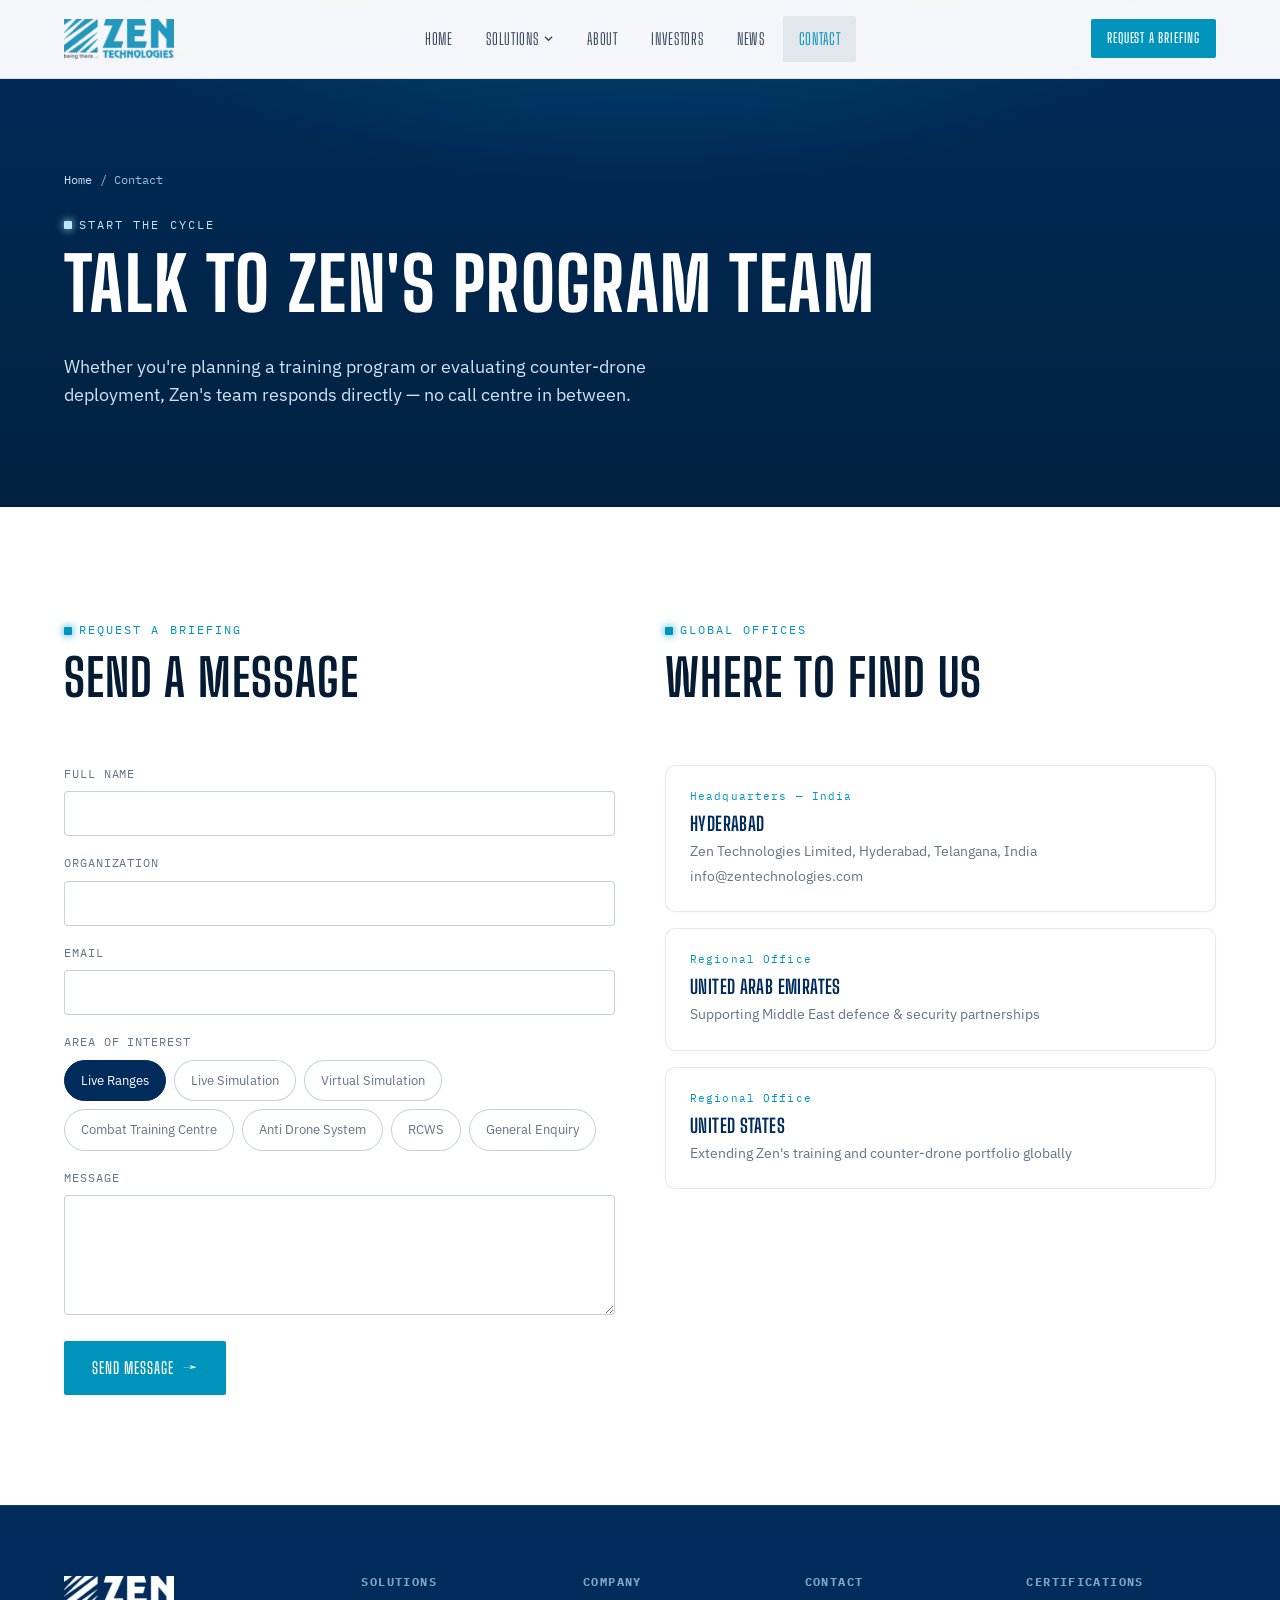
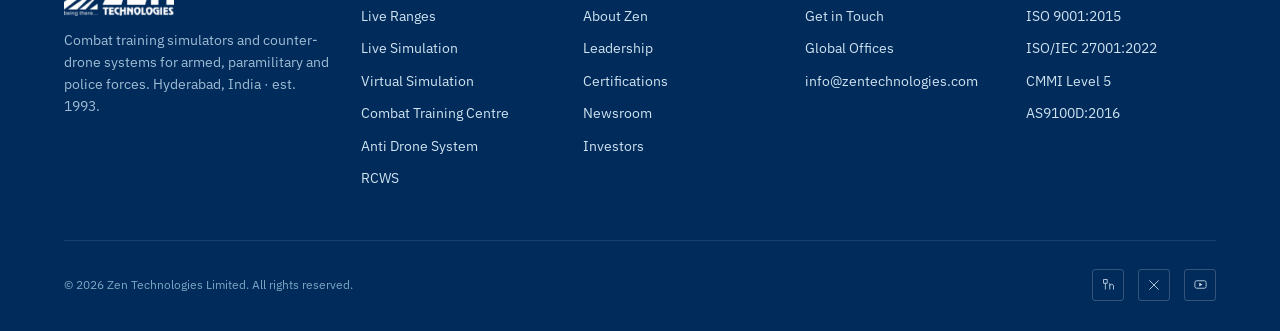
<file: contact.html>
<!doctype html>
<html lang="en">
<head>
<meta charset="UTF-8" />
<meta name="viewport" content="width=device-width, initial-scale=1.0" />
<title>Contact | Zen Technologies</title>
<meta name="description" content="Get in touch with Zen Technologies — Hyderabad HQ, UAE and USA offices." />
<link rel="stylesheet" href="assets/css/style.css" />
<link rel="icon" type="image/png" href="assets/img/brand/zen-icon-512.png" />
</head>
<body>
<div class="grid-texture" aria-hidden="true"></div>

<header class="site-header">
  <div class="container">
    <a href="index.html" class="brand">
      <img src="assets/img/brand/zen-logo.webp" alt="Zen Technologies Limited" class="brand-logo">
    </a>
    <nav class="main-nav">
      <ul>
        <li><a href="index.html">Home</a></li>
        <li class="has-mega">
          <button aria-haspopup="true">Solutions <svg class="caret" viewBox="0 0 10 6" fill="none"><path d="M1 1L5 5L9 1" stroke="currentColor" stroke-width="1.4"/></svg></button>
          <div class="mega">
            <a href="products/live-ranges.html"><span class="mega-name">Live Ranges</span><span class="mega-desc">Instrumented live-fire infrastructure</span><span class="mega-count"><strong data-cat-count="live-ranges"></strong>Products</span></a>
            <a href="products/live-simulation.html"><span class="mega-name">Live Simulation</span><span class="mega-desc">Force-on-force, laser-instrumented</span><span class="mega-count"><strong data-cat-count="live-simulation"></strong>Products</span></a>
            <a href="products/virtual-simulation.html"><span class="mega-name">Virtual Simulation</span><span class="mega-desc">Indoor trainers, every crew position</span><span class="mega-count"><strong data-cat-count="virtual-simulation"></strong>Products</span></a>
            <a href="products/combat-training-centre.html"><span class="mega-name">Combat Training Centre</span><span class="mega-desc">One system, one readiness score</span><span class="mega-count"><strong data-cat-count="combat-training-centre"></strong>Product</span></a>
            <a href="products/anti-drone-system.html"><span class="mega-name">Anti Drone System</span><span class="mega-desc">Detect, track, identify, defeat</span><span class="mega-count"><strong data-cat-count="anti-drone-system"></strong>Modules</span></a>
            <a href="products/rcws.html"><span class="mega-name">RCWS</span><span class="mega-desc">Remote controlled weapon systems</span><span class="mega-count"><strong data-cat-count="rcws"></strong>Products</span></a>
          </div>
        </li>
        <li><a href="about.html">About</a></li>
        <li><a href="investors.html">Investors</a></li>
        <li><a href="news.html">News</a></li>
        <li class="active"><a href="contact.html">Contact</a></li>
      </ul>
    </nav>
    <div class="nav-cta">
      <a href="contact.html" class="btn btn-primary small"><span class="full">Request a Briefing</span><span class="short">Contact</span></a>
      <button class="nav-toggle" aria-label="Toggle navigation"><span></span><span></span><span></span></button>
    </div>
  </div>
</header>
<div class="nav-scrim"></div>

<section class="page-hero">
  <div class="container">
    <div class="breadcrumb"><a href="index.html">Home</a> / Contact</div>
    <span class="eyebrow accent">Start The Cycle</span>
    <h1>Talk To Zen's Program Team</h1>
    <p class="lede">Whether you're planning a training program or evaluating counter-drone deployment, Zen's team responds directly — no call centre in between.</p>
  </div>
</section>

<section>
  <div class="container">
    <div class="contact-layout">
      <div>
        <div class="section-head reveal">
          <span class="eyebrow">Request A Briefing</span>
          <h2>Send A Message</h2>
        </div>
        <form id="contact-form" class="reveal">
          <div class="form-field"><label for="name">Full Name</label><input type="text" id="name" name="name" required /></div>
          <div class="form-field"><label for="org">Organization</label><input type="text" id="org" name="org" required /></div>
          <div class="form-field"><label for="email">Email</label><input type="email" id="email" name="email" required /></div>
          <div class="form-field">
            <label>Area Of Interest</label>
            <div class="chip-select" data-hidden-input="interest">
              <button type="button" class="chip-option active" data-value="Live Ranges">Live Ranges</button>
              <button type="button" class="chip-option" data-value="Live Simulation">Live Simulation</button>
              <button type="button" class="chip-option" data-value="Virtual Simulation">Virtual Simulation</button>
              <button type="button" class="chip-option" data-value="Combat Training Centre">Combat Training Centre</button>
              <button type="button" class="chip-option" data-value="Anti Drone System">Anti Drone System</button>
              <button type="button" class="chip-option" data-value="RCWS">RCWS</button>
              <button type="button" class="chip-option" data-value="General Enquiry">General Enquiry</button>
            </div>
            <input type="hidden" id="interest" name="interest" value="Live Ranges" />
          </div>
          <div class="form-field"><label for="message">Message</label><textarea id="message" name="message" required></textarea></div>
          <button type="submit" class="btn btn-primary btn-arrow">Send Message</button>
          <p class="form-status"></p>
        </form>
      </div>

      <div id="offices">
        <div class="section-head reveal">
          <span class="eyebrow">Global Offices</span>
          <h2>Where To Find Us</h2>
        </div>
        <div class="office-list reveal-stagger">
          <div class="office-card">
            <div class="flag">Headquarters — India</div>
            <h3>Hyderabad</h3>
            <p>Zen Technologies Limited, Hyderabad, Telangana, India</p>
            <p>info@zentechnologies.com</p>
          </div>
          <div class="office-card">
            <div class="flag">Regional Office</div>
            <h3>United Arab Emirates</h3>
            <p>Supporting Middle East defence &amp; security partnerships</p>
          </div>
          <div class="office-card">
            <div class="flag">Regional Office</div>
            <h3>United States</h3>
            <p>Extending Zen's training and counter-drone portfolio globally</p>
          </div>
        </div>
      </div>
    </div>
  </div>
</section>

<footer class="site-footer">
  <div class="container">
    <div class="footer-top">
      <div class="footer-brand">
        <a href="index.html" class="brand" style="margin-bottom:14px;">
          <img src="assets/img/brand/zen-logo.webp" alt="Zen Technologies Limited" class="brand-logo">
        </a>
        <p>Combat training simulators and counter-drone systems for armed, paramilitary and police forces. Hyderabad, India · est. 1993.</p>
      </div>
      <div class="footer-col">
        <h4>Solutions</h4>
        <ul>
          <li><a href="products/live-ranges.html">Live Ranges</a></li>
          <li><a href="products/live-simulation.html">Live Simulation</a></li>
          <li><a href="products/virtual-simulation.html">Virtual Simulation</a></li>
          <li><a href="products/combat-training-centre.html">Combat Training Centre</a></li>
          <li><a href="products/anti-drone-system.html">Anti Drone System</a></li>
          <li><a href="products/rcws.html">RCWS</a></li>
        </ul>
      </div>
      <div class="footer-col">
        <h4>Company</h4>
        <ul>
          <li><a href="about.html">About Zen</a></li>
          <li><a href="about.html#leadership">Leadership</a></li>
          <li><a href="about.html#certifications">Certifications</a></li>
          <li><a href="news.html">Newsroom</a></li>
          <li><a href="investors.html">Investors</a></li>
        </ul>
      </div>
      <div class="footer-col">
        <h4>Contact</h4>
        <ul>
          <li><a href="contact.html">Get in Touch</a></li>
          <li><a href="contact.html#offices">Global Offices</a></li>
          <li><a href="mailto:info@zentechnologies.com">info@zentechnologies.com</a></li>
        </ul>
      </div>
      <div class="footer-col">
        <h4>Certifications</h4>
        <ul>
          <li>ISO 9001:2015</li>
          <li>ISO/IEC 27001:2022</li>
          <li>CMMI Level 5</li>
          <li>AS9100D:2016</li>
        </ul>
      </div>
    </div>
    <div class="footer-bottom">
      <span>© <span data-year></span> Zen Technologies Limited. All rights reserved.</span>
      <div class="socials">
        <a href="#" aria-label="LinkedIn"><svg width="15" height="15" viewBox="0 0 24 24" fill="none"><path d="M4 4H10V10H4V4Z" stroke="currentColor" stroke-width="1.3"/><path d="M14 10V20M14 14C14 11 20 11 20 14V20" stroke="currentColor" stroke-width="1.3"/><path d="M7 10V20" stroke="currentColor" stroke-width="1.3"/></svg></a>
        <a href="#" aria-label="X"><svg width="14" height="14" viewBox="0 0 24 24" fill="none"><path d="M4 4L20 20M20 4L4 20" stroke="currentColor" stroke-width="1.4"/></svg></a>
        <a href="#" aria-label="YouTube"><svg width="15" height="15" viewBox="0 0 24 24" fill="none"><rect x="3" y="6" width="18" height="12" rx="3" stroke="currentColor" stroke-width="1.3"/><path d="M10 9L15 12L10 15V9Z" fill="currentColor"/></svg></a>
      </div>
    </div>
  </div>
</footer>

<button class="to-top" aria-label="Back to top"><svg width="16" height="16" viewBox="0 0 16 16" fill="none"><path d="M8 13V3M3 7L8 2L13 7" stroke="currentColor" stroke-width="1.5" stroke-linecap="round" stroke-linejoin="round"/></svg></button>

<script src="assets/js/products-data.js"></script>
<script src="assets/js/main.js"></script>
</body>
</html>
</file>
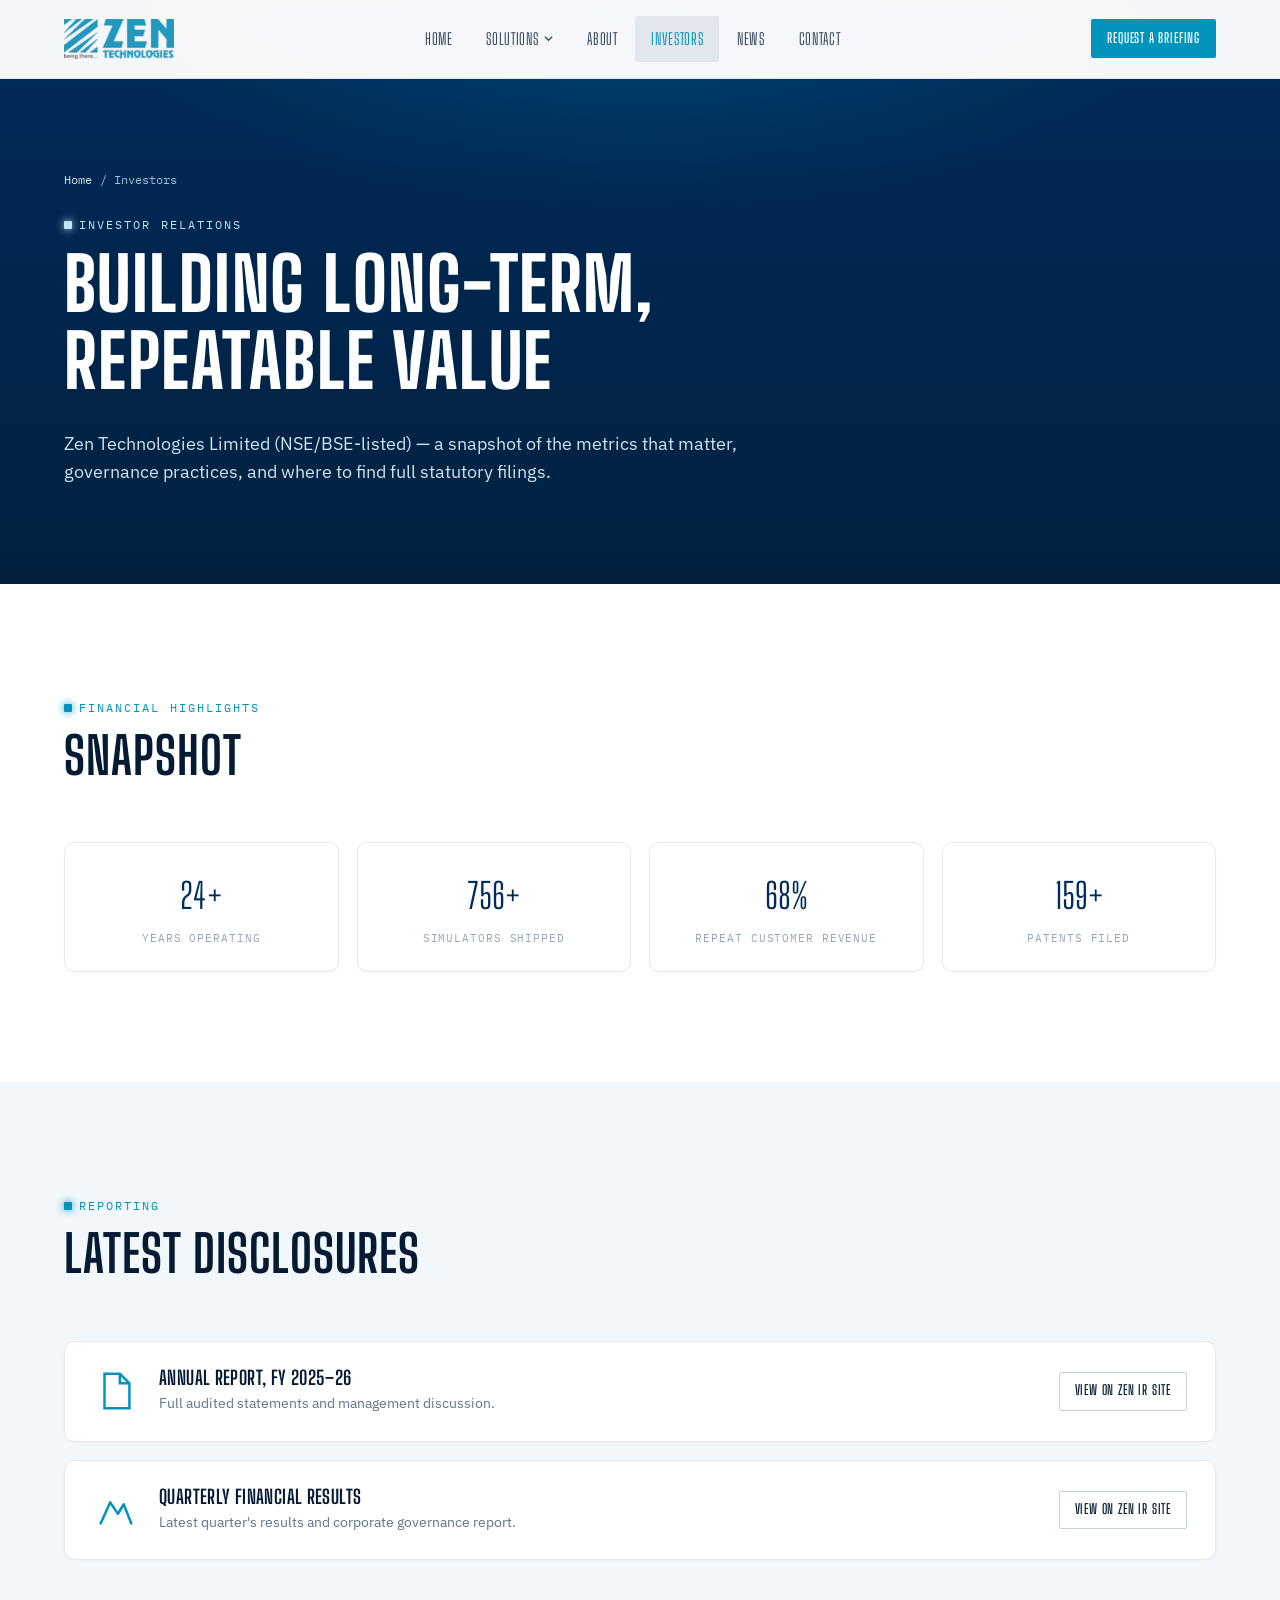
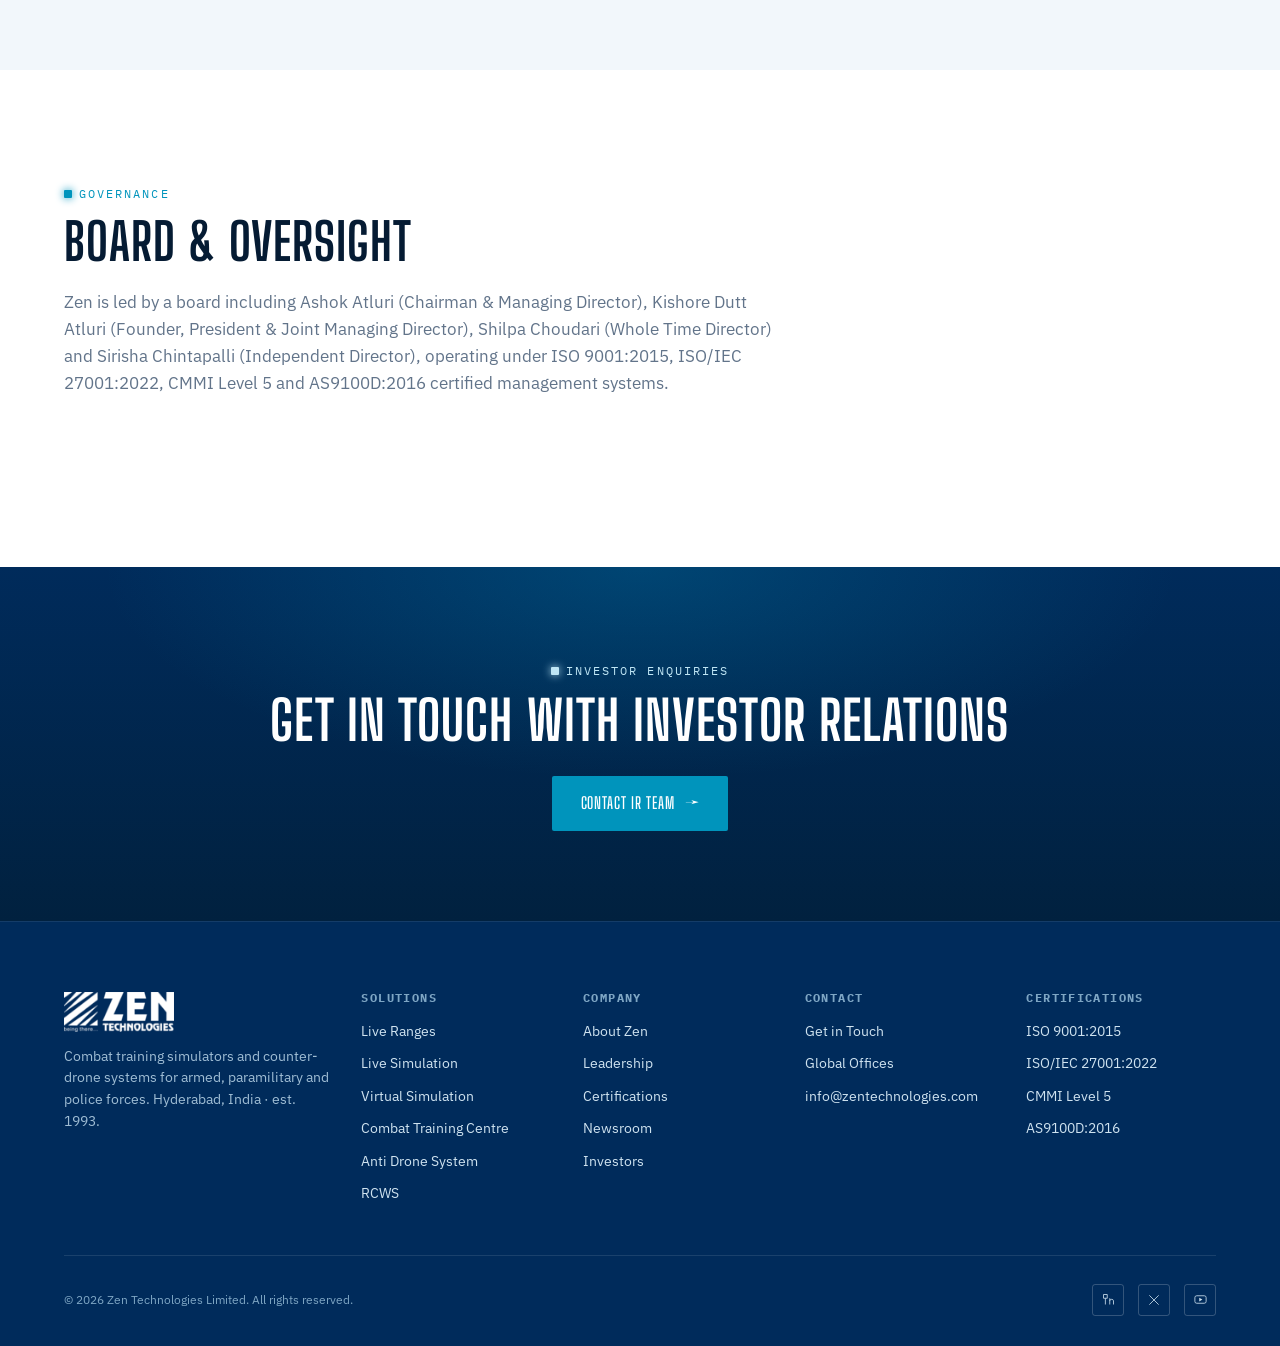
<file: investors.html>
<!doctype html>
<html lang="en">
<head>
<meta charset="UTF-8" />
<meta name="viewport" content="width=device-width, initial-scale=1.0" />
<title>Investors | Zen Technologies</title>
<meta name="description" content="Zen Technologies investor relations — financial highlights, governance and reporting." />
<link rel="stylesheet" href="assets/css/style.css" />
<link rel="icon" type="image/png" href="assets/img/brand/zen-icon-512.png" />
</head>
<body>
<div class="grid-texture" aria-hidden="true"></div>

<header class="site-header">
  <div class="container">
    <a href="index.html" class="brand">
      <img src="assets/img/brand/zen-logo.webp" alt="Zen Technologies Limited" class="brand-logo">
    </a>
    <nav class="main-nav">
      <ul>
        <li><a href="index.html">Home</a></li>
        <li class="has-mega">
          <button aria-haspopup="true">Solutions <svg class="caret" viewBox="0 0 10 6" fill="none"><path d="M1 1L5 5L9 1" stroke="currentColor" stroke-width="1.4"/></svg></button>
          <div class="mega">
            <a href="products/live-ranges.html"><span class="mega-name">Live Ranges</span><span class="mega-desc">Instrumented live-fire infrastructure</span><span class="mega-count"><strong data-cat-count="live-ranges"></strong>Products</span></a>
            <a href="products/live-simulation.html"><span class="mega-name">Live Simulation</span><span class="mega-desc">Force-on-force, laser-instrumented</span><span class="mega-count"><strong data-cat-count="live-simulation"></strong>Products</span></a>
            <a href="products/virtual-simulation.html"><span class="mega-name">Virtual Simulation</span><span class="mega-desc">Indoor trainers, every crew position</span><span class="mega-count"><strong data-cat-count="virtual-simulation"></strong>Products</span></a>
            <a href="products/combat-training-centre.html"><span class="mega-name">Combat Training Centre</span><span class="mega-desc">One system, one readiness score</span><span class="mega-count"><strong data-cat-count="combat-training-centre"></strong>Product</span></a>
            <a href="products/anti-drone-system.html"><span class="mega-name">Anti Drone System</span><span class="mega-desc">Detect, track, identify, defeat</span><span class="mega-count"><strong data-cat-count="anti-drone-system"></strong>Modules</span></a>
            <a href="products/rcws.html"><span class="mega-name">RCWS</span><span class="mega-desc">Remote controlled weapon systems</span><span class="mega-count"><strong data-cat-count="rcws"></strong>Products</span></a>
          </div>
        </li>
        <li><a href="about.html">About</a></li>
        <li class="active"><a href="investors.html">Investors</a></li>
        <li><a href="news.html">News</a></li>
        <li><a href="contact.html">Contact</a></li>
      </ul>
    </nav>
    <div class="nav-cta">
      <a href="contact.html" class="btn btn-primary small"><span class="full">Request a Briefing</span><span class="short">Contact</span></a>
      <button class="nav-toggle" aria-label="Toggle navigation"><span></span><span></span><span></span></button>
    </div>
  </div>
</header>
<div class="nav-scrim"></div>

<section class="page-hero">
  <div class="container">
    <div class="breadcrumb"><a href="index.html">Home</a> / Investors</div>
    <span class="eyebrow accent">Investor Relations</span>
    <h1>Building Long-Term, Repeatable Value</h1>
    <p class="lede">Zen Technologies Limited (NSE/BSE-listed) — a snapshot of the metrics that matter, governance practices, and where to find full statutory filings.</p>
  </div>
</section>

<section>
  <div class="container">
    <div class="section-head reveal">
      <span class="eyebrow">Financial Highlights</span>
      <h2>Snapshot</h2>
    </div>
    <div class="fin-grid reveal-stagger">
      <div class="fin-card"><div class="num"><span data-count-to="32">0</span>+</div><div class="cap">Years Operating</div></div>
      <div class="fin-card"><div class="num"><span data-count-to="1000">0</span>+</div><div class="cap">Simulators Shipped</div></div>
      <div class="fin-card"><div class="num"><span data-count-to="90">0</span>%</div><div class="cap">Repeat Customer Revenue</div></div>
      <div class="fin-card"><div class="num"><span data-count-to="210">0</span>+</div><div class="cap">Patents Filed</div></div>
    </div>
  </div>
</section>

<section class="bg-1">
  <div class="container">
    <div class="section-head reveal">
      <span class="eyebrow">Reporting</span>
      <h2>Latest Disclosures</h2>
    </div>
    <div class="report-card reveal" style="margin-bottom:18px;">
      <span class="ico"><svg viewBox="0 0 24 24" fill="none"><path d="M6 3H14L19 8V21H6V3Z" stroke="currentColor" stroke-width="1.3"/><path d="M14 3V8H19" stroke="currentColor" stroke-width="1.3"/></svg></span>
      <div style="flex:1;"><h3 style="font-size:1.2rem; margin-bottom:4px;">Annual Report, FY 2025–26</h3><p style="color:var(--ink-2); font-size:0.88rem; margin:0;">Full audited statements and management discussion.</p></div>
      <a href="https://www.zentechnologies.com/" target="_blank" rel="noopener" class="btn btn-ghost small">View on Zen IR Site</a>
    </div>
    <div class="report-card reveal">
      <span class="ico"><svg viewBox="0 0 24 24" fill="none"><path d="M4 19L9 8L13 14L16 9L20 19" stroke="currentColor" stroke-width="1.3" stroke-linecap="round" stroke-linejoin="round"/></svg></span>
      <div style="flex:1;"><h3 style="font-size:1.2rem; margin-bottom:4px;">Quarterly Financial Results</h3><p style="color:var(--ink-2); font-size:0.88rem; margin:0;">Latest quarter's results and corporate governance report.</p></div>
      <a href="https://www.zentechnologies.com/" target="_blank" rel="noopener" class="btn btn-ghost small">View on Zen IR Site</a>
    </div>
  </div>
</section>

<section>
  <div class="container">
    <div class="section-head reveal">
      <span class="eyebrow">Governance</span>
      <h2>Board &amp; Oversight</h2>
      <p>Zen is led by a board including Ashok Atluri (Chairman &amp; Managing Director), Kishore Dutt Atluri (Founder, President &amp; Joint Managing Director), Shilpa Choudari (Whole Time Director) and Sirisha Chintapalli (Independent Director), operating under ISO 9001:2015, ISO/IEC 27001:2022, CMMI Level 5 and AS9100D:2016 certified management systems.</p>
    </div>
  </div>
</section>

<section class="cta-banner">
  <div class="container reveal">
    <span class="eyebrow accent" style="justify-content:center;">Investor Enquiries</span>
    <h2>Get In Touch With Investor Relations</h2>
    <div class="cta-actions"><a href="contact.html" class="btn btn-primary btn-arrow">Contact IR Team</a></div>
  </div>
</section>

<footer class="site-footer">
  <div class="container">
    <div class="footer-top">
      <div class="footer-brand">
        <a href="index.html" class="brand" style="margin-bottom:14px;">
          <img src="assets/img/brand/zen-logo.webp" alt="Zen Technologies Limited" class="brand-logo">
        </a>
        <p>Combat training simulators and counter-drone systems for armed, paramilitary and police forces. Hyderabad, India · est. 1993.</p>
      </div>
      <div class="footer-col">
        <h4>Solutions</h4>
        <ul>
          <li><a href="products/live-ranges.html">Live Ranges</a></li>
          <li><a href="products/live-simulation.html">Live Simulation</a></li>
          <li><a href="products/virtual-simulation.html">Virtual Simulation</a></li>
          <li><a href="products/combat-training-centre.html">Combat Training Centre</a></li>
          <li><a href="products/anti-drone-system.html">Anti Drone System</a></li>
          <li><a href="products/rcws.html">RCWS</a></li>
        </ul>
      </div>
      <div class="footer-col">
        <h4>Company</h4>
        <ul>
          <li><a href="about.html">About Zen</a></li>
          <li><a href="about.html#leadership">Leadership</a></li>
          <li><a href="about.html#certifications">Certifications</a></li>
          <li><a href="news.html">Newsroom</a></li>
          <li><a href="investors.html">Investors</a></li>
        </ul>
      </div>
      <div class="footer-col">
        <h4>Contact</h4>
        <ul>
          <li><a href="contact.html">Get in Touch</a></li>
          <li><a href="contact.html#offices">Global Offices</a></li>
          <li><a href="mailto:info@zentechnologies.com">info@zentechnologies.com</a></li>
        </ul>
      </div>
      <div class="footer-col">
        <h4>Certifications</h4>
        <ul>
          <li>ISO 9001:2015</li>
          <li>ISO/IEC 27001:2022</li>
          <li>CMMI Level 5</li>
          <li>AS9100D:2016</li>
        </ul>
      </div>
    </div>
    <div class="footer-bottom">
      <span>© <span data-year></span> Zen Technologies Limited. All rights reserved.</span>
      <div class="socials">
        <a href="#" aria-label="LinkedIn"><svg width="15" height="15" viewBox="0 0 24 24" fill="none"><path d="M4 4H10V10H4V4Z" stroke="currentColor" stroke-width="1.3"/><path d="M14 10V20M14 14C14 11 20 11 20 14V20" stroke="currentColor" stroke-width="1.3"/><path d="M7 10V20" stroke="currentColor" stroke-width="1.3"/></svg></a>
        <a href="#" aria-label="X"><svg width="14" height="14" viewBox="0 0 24 24" fill="none"><path d="M4 4L20 20M20 4L4 20" stroke="currentColor" stroke-width="1.4"/></svg></a>
        <a href="#" aria-label="YouTube"><svg width="15" height="15" viewBox="0 0 24 24" fill="none"><rect x="3" y="6" width="18" height="12" rx="3" stroke="currentColor" stroke-width="1.3"/><path d="M10 9L15 12L10 15V9Z" fill="currentColor"/></svg></a>
      </div>
    </div>
  </div>
</footer>

<button class="to-top" aria-label="Back to top"><svg width="16" height="16" viewBox="0 0 16 16" fill="none"><path d="M8 13V3M3 7L8 2L13 7" stroke="currentColor" stroke-width="1.5" stroke-linecap="round" stroke-linejoin="round"/></svg></button>

<script src="assets/js/products-data.js"></script>
<script src="assets/js/main.js"></script>
</body>
</html>
</file>
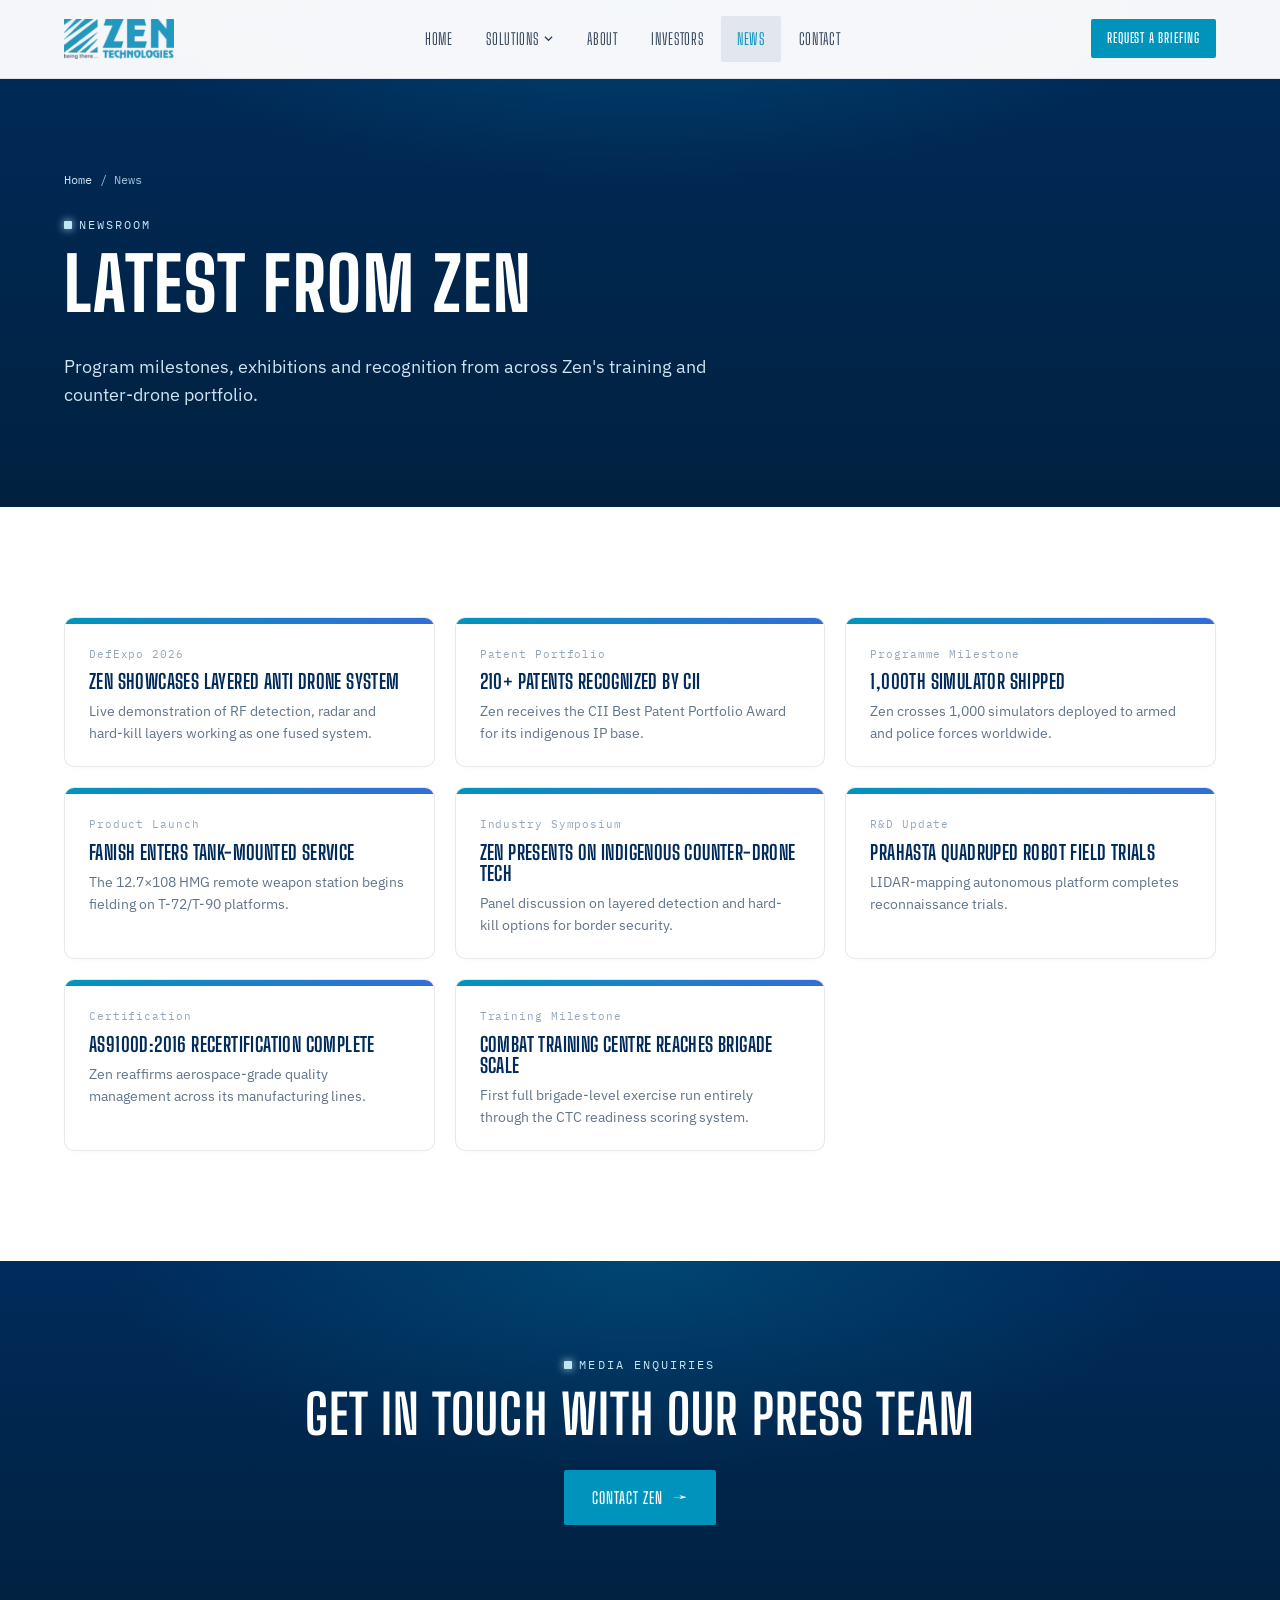
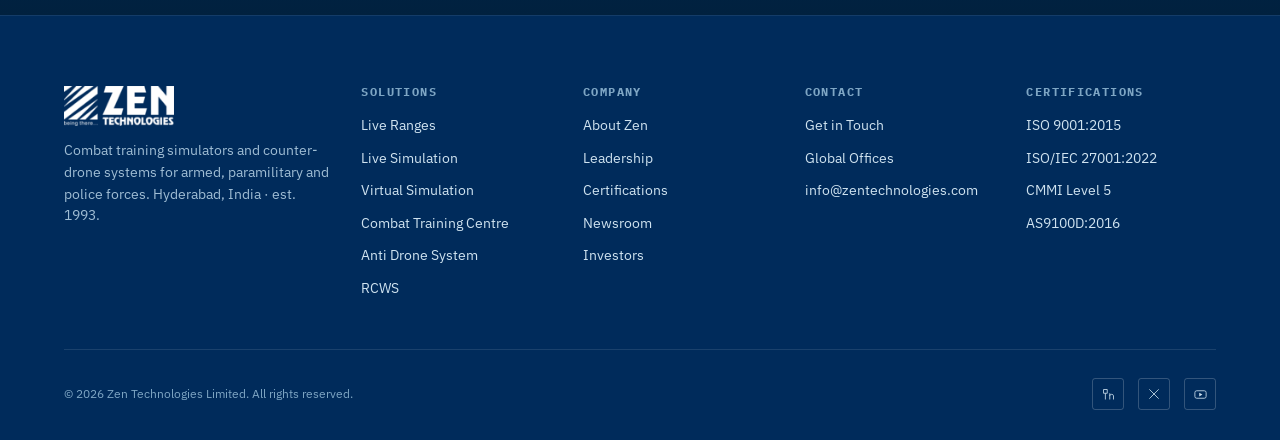
<file: news.html>
<!doctype html>
<html lang="en">
<head>
<meta charset="UTF-8" />
<meta name="viewport" content="width=device-width, initial-scale=1.0" />
<title>News | Zen Technologies</title>
<meta name="description" content="Latest news and events from Zen Technologies." />
<link rel="stylesheet" href="assets/css/style.css" />
<link rel="icon" type="image/png" href="assets/img/brand/zen-icon-512.png" />
</head>
<body>
<div class="grid-texture" aria-hidden="true"></div>

<header class="site-header">
  <div class="container">
    <a href="index.html" class="brand">
      <img src="assets/img/brand/zen-logo.webp" alt="Zen Technologies Limited" class="brand-logo">
    </a>
    <nav class="main-nav">
      <ul>
        <li><a href="index.html">Home</a></li>
        <li class="has-mega">
          <button aria-haspopup="true">Solutions <svg class="caret" viewBox="0 0 10 6" fill="none"><path d="M1 1L5 5L9 1" stroke="currentColor" stroke-width="1.4"/></svg></button>
          <div class="mega">
            <a href="products/live-ranges.html"><span class="mega-name">Live Ranges</span><span class="mega-desc">Instrumented live-fire infrastructure</span><span class="mega-count"><strong data-cat-count="live-ranges"></strong>Products</span></a>
            <a href="products/live-simulation.html"><span class="mega-name">Live Simulation</span><span class="mega-desc">Force-on-force, laser-instrumented</span><span class="mega-count"><strong data-cat-count="live-simulation"></strong>Products</span></a>
            <a href="products/virtual-simulation.html"><span class="mega-name">Virtual Simulation</span><span class="mega-desc">Indoor trainers, every crew position</span><span class="mega-count"><strong data-cat-count="virtual-simulation"></strong>Products</span></a>
            <a href="products/combat-training-centre.html"><span class="mega-name">Combat Training Centre</span><span class="mega-desc">One system, one readiness score</span><span class="mega-count"><strong data-cat-count="combat-training-centre"></strong>Product</span></a>
            <a href="products/anti-drone-system.html"><span class="mega-name">Anti Drone System</span><span class="mega-desc">Detect, track, identify, defeat</span><span class="mega-count"><strong data-cat-count="anti-drone-system"></strong>Modules</span></a>
            <a href="products/rcws.html"><span class="mega-name">RCWS</span><span class="mega-desc">Remote controlled weapon systems</span><span class="mega-count"><strong data-cat-count="rcws"></strong>Products</span></a>
          </div>
        </li>
        <li><a href="about.html">About</a></li>
        <li><a href="investors.html">Investors</a></li>
        <li class="active"><a href="news.html">News</a></li>
        <li><a href="contact.html">Contact</a></li>
      </ul>
    </nav>
    <div class="nav-cta">
      <a href="contact.html" class="btn btn-primary small"><span class="full">Request a Briefing</span><span class="short">Contact</span></a>
      <button class="nav-toggle" aria-label="Toggle navigation"><span></span><span></span><span></span></button>
    </div>
  </div>
</header>
<div class="nav-scrim"></div>

<section class="page-hero">
  <div class="container">
    <div class="breadcrumb"><a href="index.html">Home</a> / News</div>
    <span class="eyebrow accent">Newsroom</span>
    <h1>Latest From Zen</h1>
    <p class="lede">Program milestones, exhibitions and recognition from across Zen's training and counter-drone portfolio.</p>
  </div>
</section>

<section>
  <div class="container">
    <div class="news-grid reveal-stagger">
      <div class="news-card"><div class="strip"></div><div class="body"><div class="date">DefExpo 2026</div><h3>Zen showcases layered Anti Drone System</h3><p>Live demonstration of RF detection, radar and hard-kill layers working as one fused system.</p></div></div>
      <div class="news-card"><div class="strip"></div><div class="body"><div class="date">Patent Portfolio</div><h3>210+ patents recognized by CII</h3><p>Zen receives the CII Best Patent Portfolio Award for its indigenous IP base.</p></div></div>
      <div class="news-card"><div class="strip"></div><div class="body"><div class="date">Programme Milestone</div><h3>1,000th simulator shipped</h3><p>Zen crosses 1,000 simulators deployed to armed and police forces worldwide.</p></div></div>
      <div class="news-card"><div class="strip"></div><div class="body"><div class="date">Product Launch</div><h3>Fanish enters tank-mounted service</h3><p>The 12.7×108 HMG remote weapon station begins fielding on T-72/T-90 platforms.</p></div></div>
      <div class="news-card"><div class="strip"></div><div class="body"><div class="date">Industry Symposium</div><h3>Zen presents on indigenous counter-drone tech</h3><p>Panel discussion on layered detection and hard-kill options for border security.</p></div></div>
      <div class="news-card"><div class="strip"></div><div class="body"><div class="date">R&amp;D Update</div><h3>Prahasta quadruped robot field trials</h3><p>LIDAR-mapping autonomous platform completes reconnaissance trials.</p></div></div>
      <div class="news-card"><div class="strip"></div><div class="body"><div class="date">Certification</div><h3>AS9100D:2016 recertification complete</h3><p>Zen reaffirms aerospace-grade quality management across its manufacturing lines.</p></div></div>
      <div class="news-card"><div class="strip"></div><div class="body"><div class="date">Training Milestone</div><h3>Combat Training Centre reaches brigade scale</h3><p>First full brigade-level exercise run entirely through the CTC readiness scoring system.</p></div></div>
    </div>
  </div>
</section>

<section class="cta-banner">
  <div class="container reveal">
    <span class="eyebrow accent" style="justify-content:center;">Media Enquiries</span>
    <h2>Get In Touch With Our Press Team</h2>
    <div class="cta-actions"><a href="contact.html" class="btn btn-primary btn-arrow">Contact Zen</a></div>
  </div>
</section>

<footer class="site-footer">
  <div class="container">
    <div class="footer-top">
      <div class="footer-brand">
        <a href="index.html" class="brand" style="margin-bottom:14px;">
          <img src="assets/img/brand/zen-logo.webp" alt="Zen Technologies Limited" class="brand-logo">
        </a>
        <p>Combat training simulators and counter-drone systems for armed, paramilitary and police forces. Hyderabad, India · est. 1993.</p>
      </div>
      <div class="footer-col">
        <h4>Solutions</h4>
        <ul>
          <li><a href="products/live-ranges.html">Live Ranges</a></li>
          <li><a href="products/live-simulation.html">Live Simulation</a></li>
          <li><a href="products/virtual-simulation.html">Virtual Simulation</a></li>
          <li><a href="products/combat-training-centre.html">Combat Training Centre</a></li>
          <li><a href="products/anti-drone-system.html">Anti Drone System</a></li>
          <li><a href="products/rcws.html">RCWS</a></li>
        </ul>
      </div>
      <div class="footer-col">
        <h4>Company</h4>
        <ul>
          <li><a href="about.html">About Zen</a></li>
          <li><a href="about.html#leadership">Leadership</a></li>
          <li><a href="about.html#certifications">Certifications</a></li>
          <li><a href="news.html">Newsroom</a></li>
          <li><a href="investors.html">Investors</a></li>
        </ul>
      </div>
      <div class="footer-col">
        <h4>Contact</h4>
        <ul>
          <li><a href="contact.html">Get in Touch</a></li>
          <li><a href="contact.html#offices">Global Offices</a></li>
          <li><a href="mailto:info@zentechnologies.com">info@zentechnologies.com</a></li>
        </ul>
      </div>
      <div class="footer-col">
        <h4>Certifications</h4>
        <ul>
          <li>ISO 9001:2015</li>
          <li>ISO/IEC 27001:2022</li>
          <li>CMMI Level 5</li>
          <li>AS9100D:2016</li>
        </ul>
      </div>
    </div>
    <div class="footer-bottom">
      <span>© <span data-year></span> Zen Technologies Limited. All rights reserved.</span>
      <div class="socials">
        <a href="#" aria-label="LinkedIn"><svg width="15" height="15" viewBox="0 0 24 24" fill="none"><path d="M4 4H10V10H4V4Z" stroke="currentColor" stroke-width="1.3"/><path d="M14 10V20M14 14C14 11 20 11 20 14V20" stroke="currentColor" stroke-width="1.3"/><path d="M7 10V20" stroke="currentColor" stroke-width="1.3"/></svg></a>
        <a href="#" aria-label="X"><svg width="14" height="14" viewBox="0 0 24 24" fill="none"><path d="M4 4L20 20M20 4L4 20" stroke="currentColor" stroke-width="1.4"/></svg></a>
        <a href="#" aria-label="YouTube"><svg width="15" height="15" viewBox="0 0 24 24" fill="none"><rect x="3" y="6" width="18" height="12" rx="3" stroke="currentColor" stroke-width="1.3"/><path d="M10 9L15 12L10 15V9Z" fill="currentColor"/></svg></a>
      </div>
    </div>
  </div>
</footer>

<button class="to-top" aria-label="Back to top"><svg width="16" height="16" viewBox="0 0 16 16" fill="none"><path d="M8 13V3M3 7L8 2L13 7" stroke="currentColor" stroke-width="1.5" stroke-linecap="round" stroke-linejoin="round"/></svg></button>

<script src="assets/js/products-data.js"></script>
<script src="assets/js/main.js"></script>
</body>
</html>
</file>
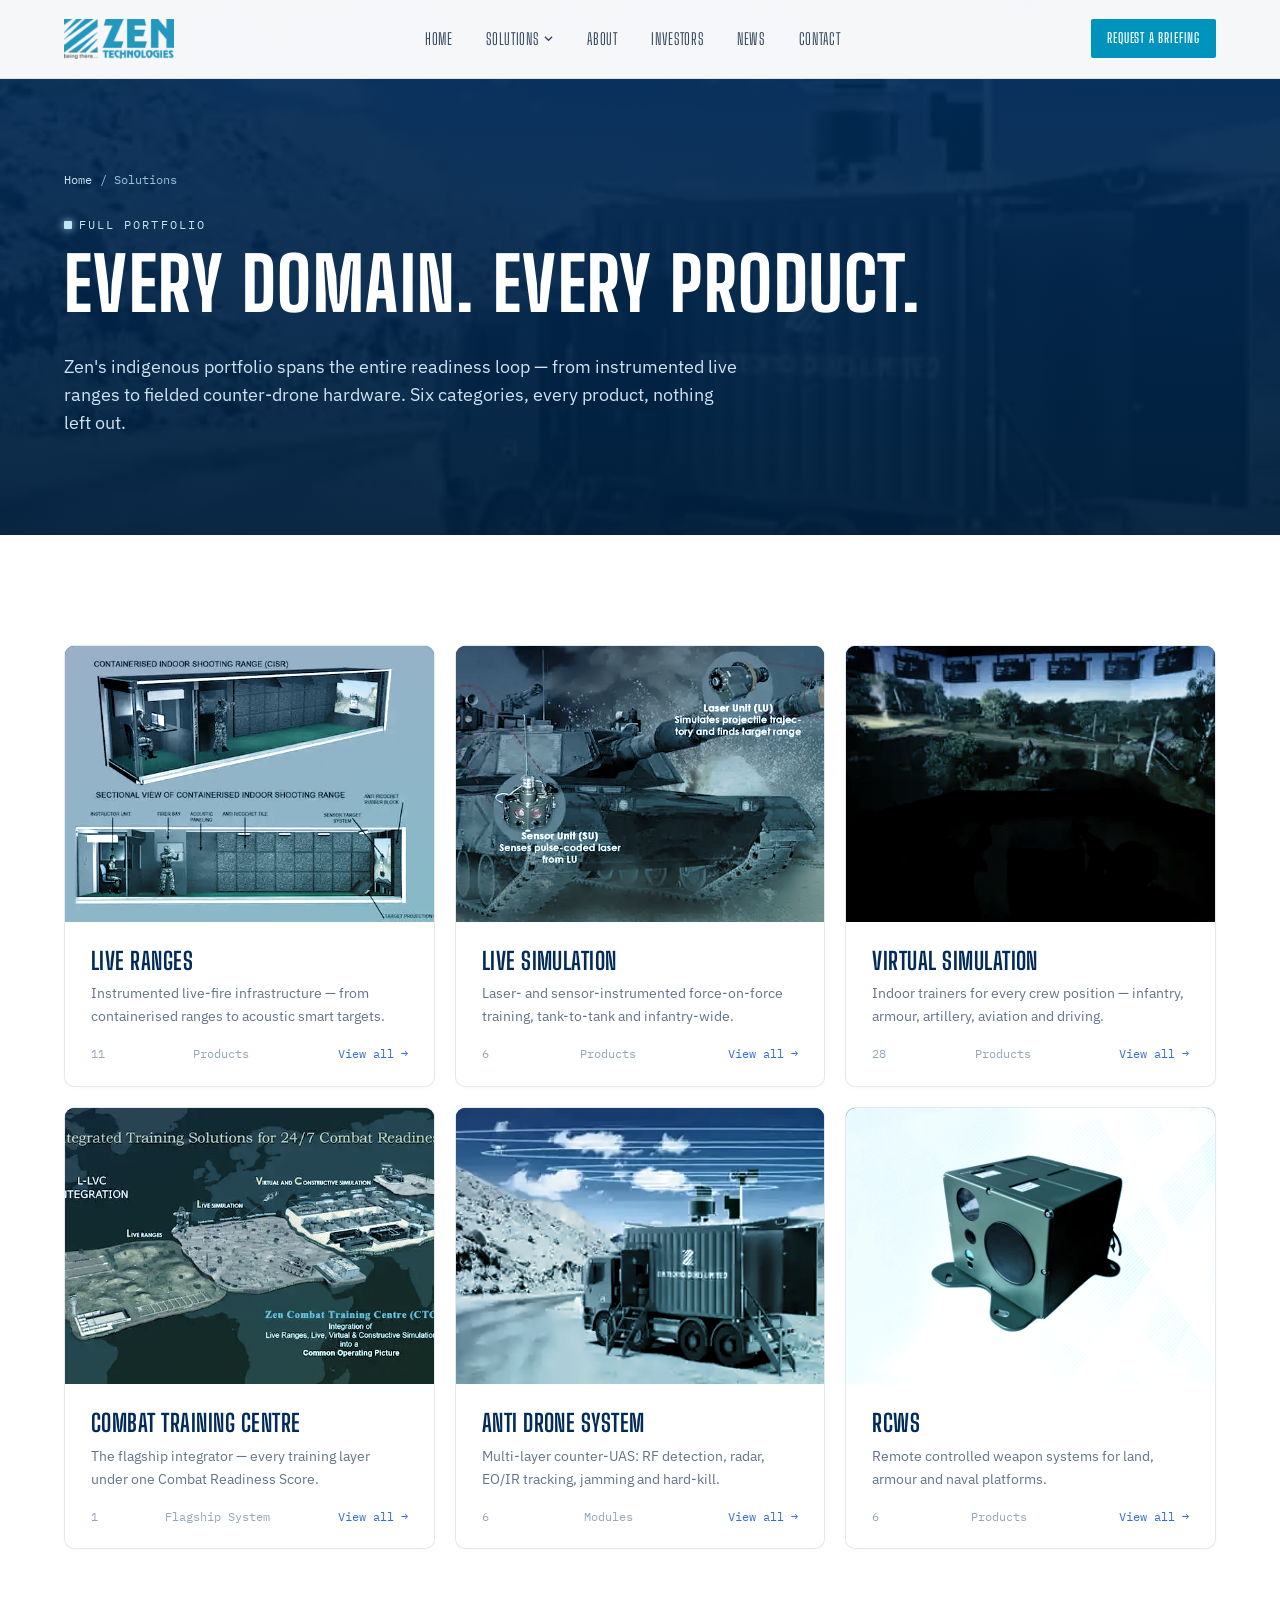
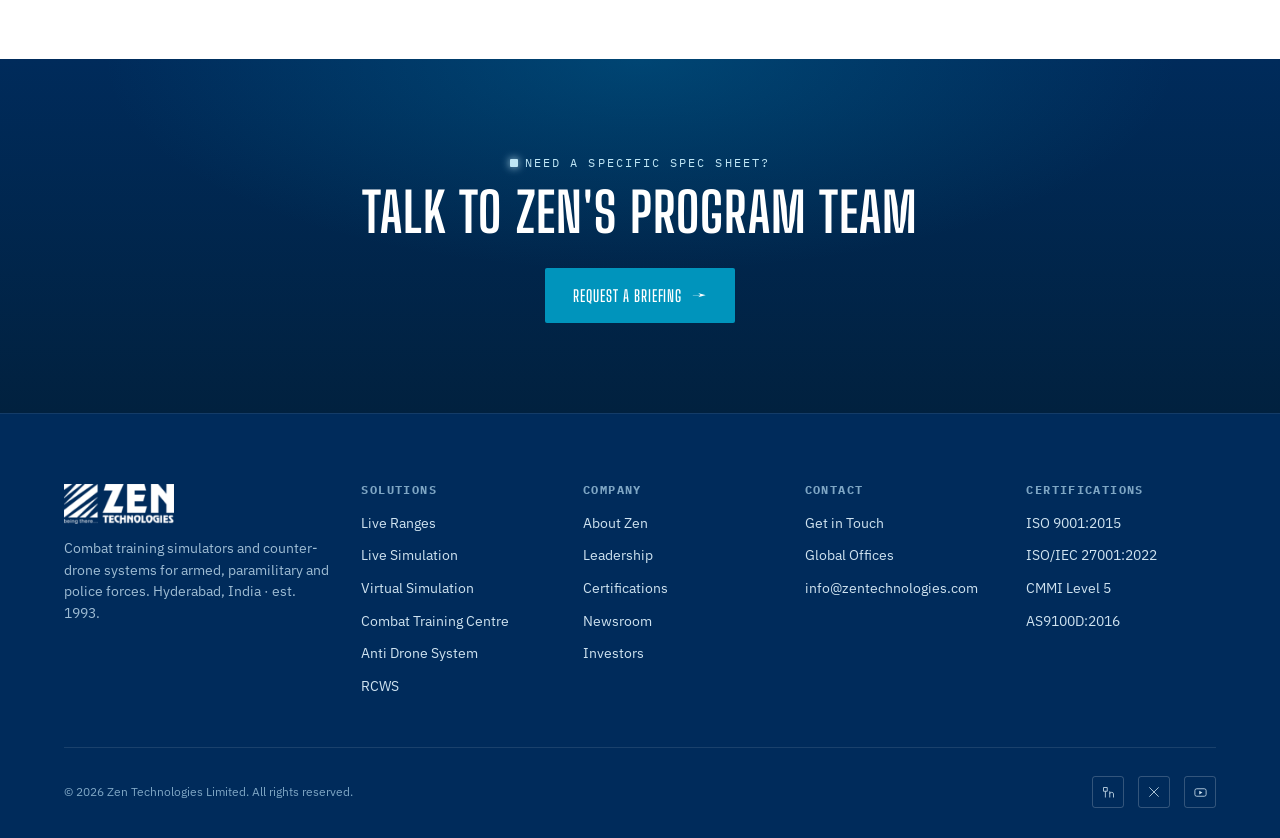
<file: products.html>
<!doctype html>
<html lang="en">
<head>
<meta charset="UTF-8" />
<meta name="viewport" content="width=device-width, initial-scale=1.0" />
<title>Solutions | Zen Technologies</title>
<meta name="description" content="Every Zen Technologies solution — Live Ranges, Live Simulation, Virtual Simulation, Combat Training Centre, Anti Drone System and RCWS." />
<link rel="stylesheet" href="assets/css/style.css" />
<link rel="icon" type="image/png" href="assets/img/brand/zen-icon-512.png" />
</head>
<body>
<div class="grid-texture" aria-hidden="true"></div>

<header class="site-header">
  <div class="container">
    <a href="index.html" class="brand">
      <img src="assets/img/brand/zen-logo.webp" alt="Zen Technologies Limited" class="brand-logo">
    </a>
    <nav class="main-nav">
      <ul>
        <li><a href="index.html">Home</a></li>
        <li class="has-mega active">
          <button aria-haspopup="true">Solutions <svg class="caret" viewBox="0 0 10 6" fill="none"><path d="M1 1L5 5L9 1" stroke="currentColor" stroke-width="1.4"/></svg></button>
          <div class="mega">
            <a href="products/live-ranges.html"><span class="mega-name">Live Ranges</span><span class="mega-desc">Instrumented live-fire infrastructure</span><span class="mega-count"><strong data-cat-count="live-ranges"></strong>Products</span></a>
            <a href="products/live-simulation.html"><span class="mega-name">Live Simulation</span><span class="mega-desc">Force-on-force, laser-instrumented</span><span class="mega-count"><strong data-cat-count="live-simulation"></strong>Products</span></a>
            <a href="products/virtual-simulation.html"><span class="mega-name">Virtual Simulation</span><span class="mega-desc">Indoor trainers, every crew position</span><span class="mega-count"><strong data-cat-count="virtual-simulation"></strong>Products</span></a>
            <a href="products/combat-training-centre.html"><span class="mega-name">Combat Training Centre</span><span class="mega-desc">One system, one readiness score</span><span class="mega-count"><strong data-cat-count="combat-training-centre"></strong>Product</span></a>
            <a href="products/anti-drone-system.html"><span class="mega-name">Anti Drone System</span><span class="mega-desc">Detect, track, identify, defeat</span><span class="mega-count"><strong data-cat-count="anti-drone-system"></strong>Modules</span></a>
            <a href="products/rcws.html"><span class="mega-name">RCWS</span><span class="mega-desc">Remote controlled weapon systems</span><span class="mega-count"><strong data-cat-count="rcws"></strong>Products</span></a>
          </div>
        </li>
        <li><a href="about.html">About</a></li>
        <li><a href="investors.html">Investors</a></li>
        <li><a href="news.html">News</a></li>
        <li><a href="contact.html">Contact</a></li>
      </ul>
    </nav>
    <div class="nav-cta">
      <a href="contact.html" class="btn btn-primary small"><span class="full">Request a Briefing</span><span class="short">Contact</span></a>
      <button class="nav-toggle" aria-label="Toggle navigation"><span></span><span></span><span></span></button>
    </div>
  </div>
</header>
<div class="nav-scrim"></div>

<section class="page-hero">
  <div class="page-hero-photo" style="background-image: url('assets/img/products/anti-drone-system.webp');"></div>
  <div class="page-hero-tint"></div>
  <div class="container">
    <div class="breadcrumb"><a href="index.html">Home</a> / Solutions</div>
    <span class="eyebrow accent">Full Portfolio</span>
    <h1>Every Domain. Every Product.</h1>
    <p class="lede">Zen's indigenous portfolio spans the entire readiness loop — from instrumented live ranges to fielded counter-drone hardware. Six categories, every product, nothing left out.</p>
  </div>
</section>

<section>
  <div class="container">
    <div class="solutions-grid reveal-stagger">
      <a class="solution-tile" href="products/live-ranges.html">
        <div class="tile-photo"><img src="assets/img/products/cisr.webp" alt="Live Ranges — Containerised Indoor Shooting Range" loading="lazy"></div>
        <div class="tile-body">
        <h3>Live Ranges</h3>
        <p>Instrumented live-fire infrastructure — from containerised ranges to acoustic smart targets.</p>
        <span class="meta"><span data-cat-count="live-ranges"></span> Products <span class="go">View all →</span></span>
        </div>
      </a>
      <a class="solution-tile" href="products/live-simulation.html">
        <div class="tile-photo"><img src="assets/img/products/acts.webp" alt="Live Simulation — Armour Combat Training System" loading="lazy"></div>
        <div class="tile-body">
        <h3>Live Simulation</h3>
        <p>Laser- and sensor-instrumented force-on-force training, tank-to-tank and infantry-wide.</p>
        <span class="meta"><span data-cat-count="live-simulation"></span> Products <span class="go">View all →</span></span>
        </div>
      </a>
      <a class="solution-tile" href="products/virtual-simulation.html">
        <div class="tile-photo"><img src="assets/img/products/iwts.webp" alt="Virtual Simulation — Infantry Weapons Training Simulator" loading="lazy"></div>
        <div class="tile-body">
        <h3>Virtual Simulation</h3>
        <p>Indoor trainers for every crew position — infantry, armour, artillery, aviation and driving.</p>
        <span class="meta"><span data-cat-count="virtual-simulation"></span> Products <span class="go">View all →</span></span>
        </div>
      </a>
      <a class="solution-tile" href="products/combat-training-centre.html">
        <div class="tile-photo"><img src="assets/img/products/ctc.webp" alt="Combat Training Centre" loading="lazy"></div>
        <div class="tile-body">
        <h3>Combat Training Centre</h3>
        <p>The flagship integrator — every training layer under one Combat Readiness Score.</p>
        <span class="meta"><span data-cat-count="combat-training-centre"></span> Flagship System <span class="go">View all →</span></span>
        </div>
      </a>
      <a class="solution-tile" href="products/anti-drone-system.html">
        <div class="tile-photo"><img src="assets/img/products/anti-drone-system.webp" alt="Anti Drone System" loading="lazy"></div>
        <div class="tile-body">
        <h3>Anti Drone System</h3>
        <p>Multi-layer counter-UAS: RF detection, radar, EO/IR tracking, jamming and hard-kill.</p>
        <span class="meta"><span data-cat-count="anti-drone-system"></span> Modules <span class="go">View all →</span></span>
        </div>
      </a>
      <a class="solution-tile" href="products/rcws.html">
        <div class="tile-photo"><img src="assets/img/products/durgam.jpg" alt="RCWS — Artillery Rugged Camera Durgam" loading="lazy"></div>
        <div class="tile-body">
        <h3>RCWS</h3>
        <p>Remote controlled weapon systems for land, armour and naval platforms.</p>
        <span class="meta"><span data-cat-count="rcws"></span> Products <span class="go">View all →</span></span>
        </div>
      </a>
    </div>
  </div>
</section>

<section class="cta-banner">
  <div class="container reveal">
    <span class="eyebrow accent" style="justify-content:center;">Need A Specific Spec Sheet?</span>
    <h2>Talk To Zen's Program Team</h2>
    <div class="cta-actions"><a href="contact.html" class="btn btn-primary btn-arrow">Request a Briefing</a></div>
  </div>
</section>

<footer class="site-footer">
  <div class="container">
    <div class="footer-top">
      <div class="footer-brand">
        <a href="index.html" class="brand" style="margin-bottom:14px;">
          <img src="assets/img/brand/zen-logo.webp" alt="Zen Technologies Limited" class="brand-logo">
        </a>
        <p>Combat training simulators and counter-drone systems for armed, paramilitary and police forces. Hyderabad, India · est. 1993.</p>
      </div>
      <div class="footer-col">
        <h4>Solutions</h4>
        <ul>
          <li><a href="products/live-ranges.html">Live Ranges</a></li>
          <li><a href="products/live-simulation.html">Live Simulation</a></li>
          <li><a href="products/virtual-simulation.html">Virtual Simulation</a></li>
          <li><a href="products/combat-training-centre.html">Combat Training Centre</a></li>
          <li><a href="products/anti-drone-system.html">Anti Drone System</a></li>
          <li><a href="products/rcws.html">RCWS</a></li>
        </ul>
      </div>
      <div class="footer-col">
        <h4>Company</h4>
        <ul>
          <li><a href="about.html">About Zen</a></li>
          <li><a href="about.html#leadership">Leadership</a></li>
          <li><a href="about.html#certifications">Certifications</a></li>
          <li><a href="news.html">Newsroom</a></li>
          <li><a href="investors.html">Investors</a></li>
        </ul>
      </div>
      <div class="footer-col">
        <h4>Contact</h4>
        <ul>
          <li><a href="contact.html">Get in Touch</a></li>
          <li><a href="contact.html#offices">Global Offices</a></li>
          <li><a href="mailto:info@zentechnologies.com">info@zentechnologies.com</a></li>
        </ul>
      </div>
      <div class="footer-col">
        <h4>Certifications</h4>
        <ul>
          <li>ISO 9001:2015</li>
          <li>ISO/IEC 27001:2022</li>
          <li>CMMI Level 5</li>
          <li>AS9100D:2016</li>
        </ul>
      </div>
    </div>
    <div class="footer-bottom">
      <span>© <span data-year></span> Zen Technologies Limited. All rights reserved.</span>
      <div class="socials">
        <a href="#" aria-label="LinkedIn"><svg width="15" height="15" viewBox="0 0 24 24" fill="none"><path d="M4 4H10V10H4V4Z" stroke="currentColor" stroke-width="1.3"/><path d="M14 10V20M14 14C14 11 20 11 20 14V20" stroke="currentColor" stroke-width="1.3"/><path d="M7 10V20" stroke="currentColor" stroke-width="1.3"/></svg></a>
        <a href="#" aria-label="X"><svg width="14" height="14" viewBox="0 0 24 24" fill="none"><path d="M4 4L20 20M20 4L4 20" stroke="currentColor" stroke-width="1.4"/></svg></a>
        <a href="#" aria-label="YouTube"><svg width="15" height="15" viewBox="0 0 24 24" fill="none"><rect x="3" y="6" width="18" height="12" rx="3" stroke="currentColor" stroke-width="1.3"/><path d="M10 9L15 12L10 15V9Z" fill="currentColor"/></svg></a>
      </div>
    </div>
  </div>
</footer>

<button class="to-top" aria-label="Back to top"><svg width="16" height="16" viewBox="0 0 16 16" fill="none"><path d="M8 13V3M3 7L8 2L13 7" stroke="currentColor" stroke-width="1.5" stroke-linecap="round" stroke-linejoin="round"/></svg></button>

<script src="assets/js/products-data.js"></script>
<script src="assets/js/main.js"></script>
</body>
</html>
</file>
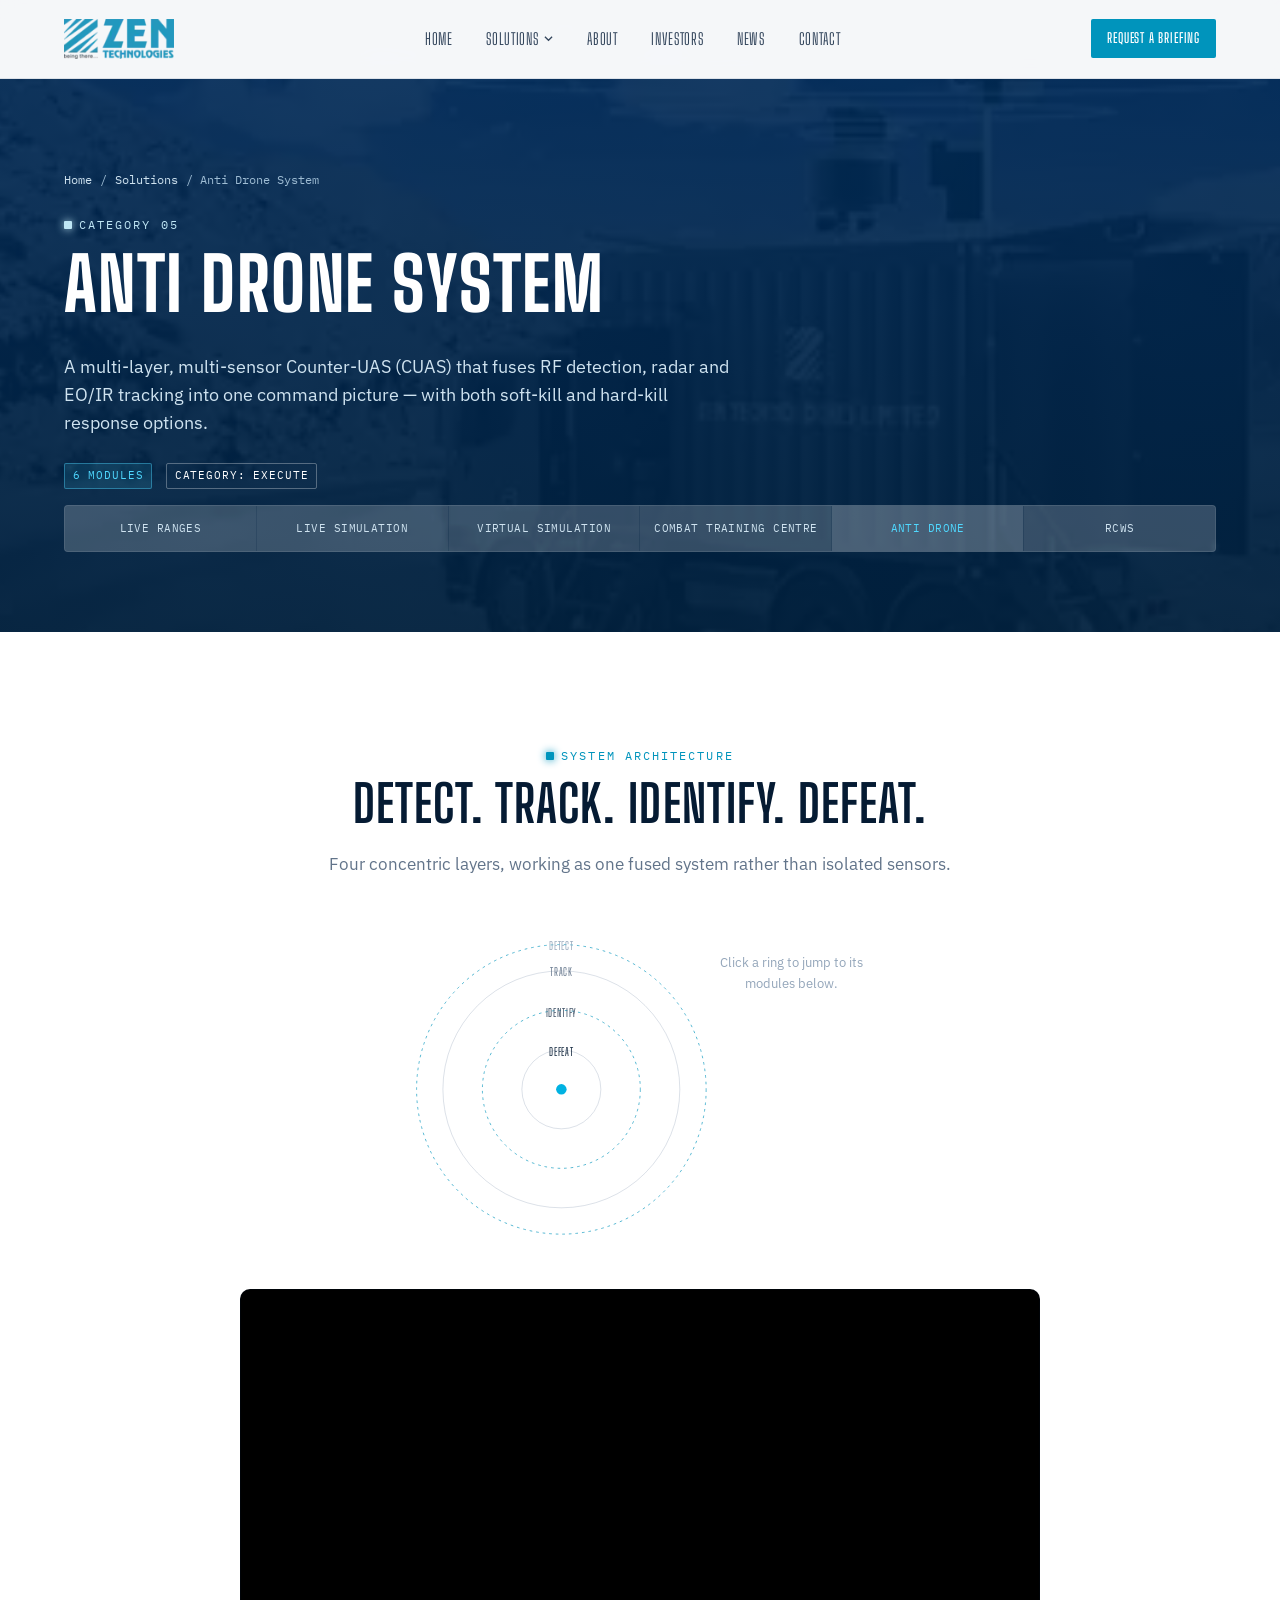
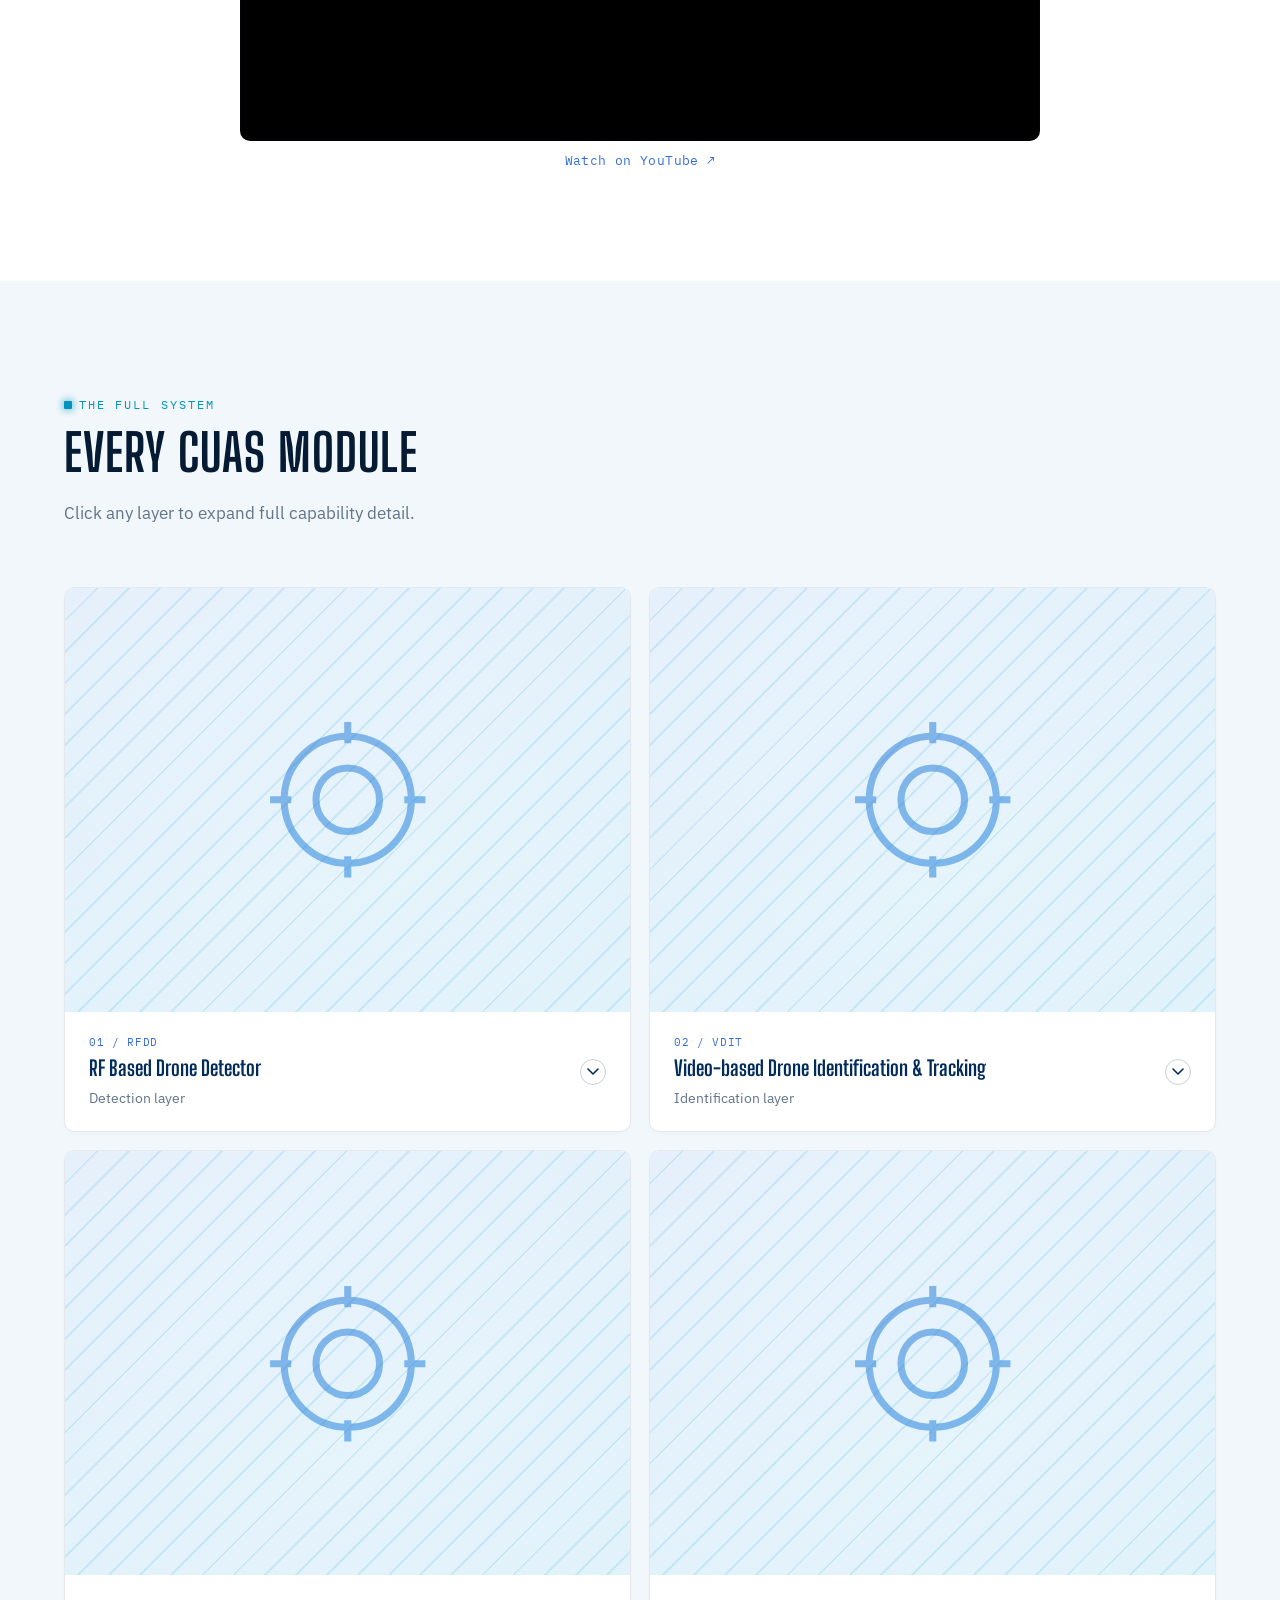
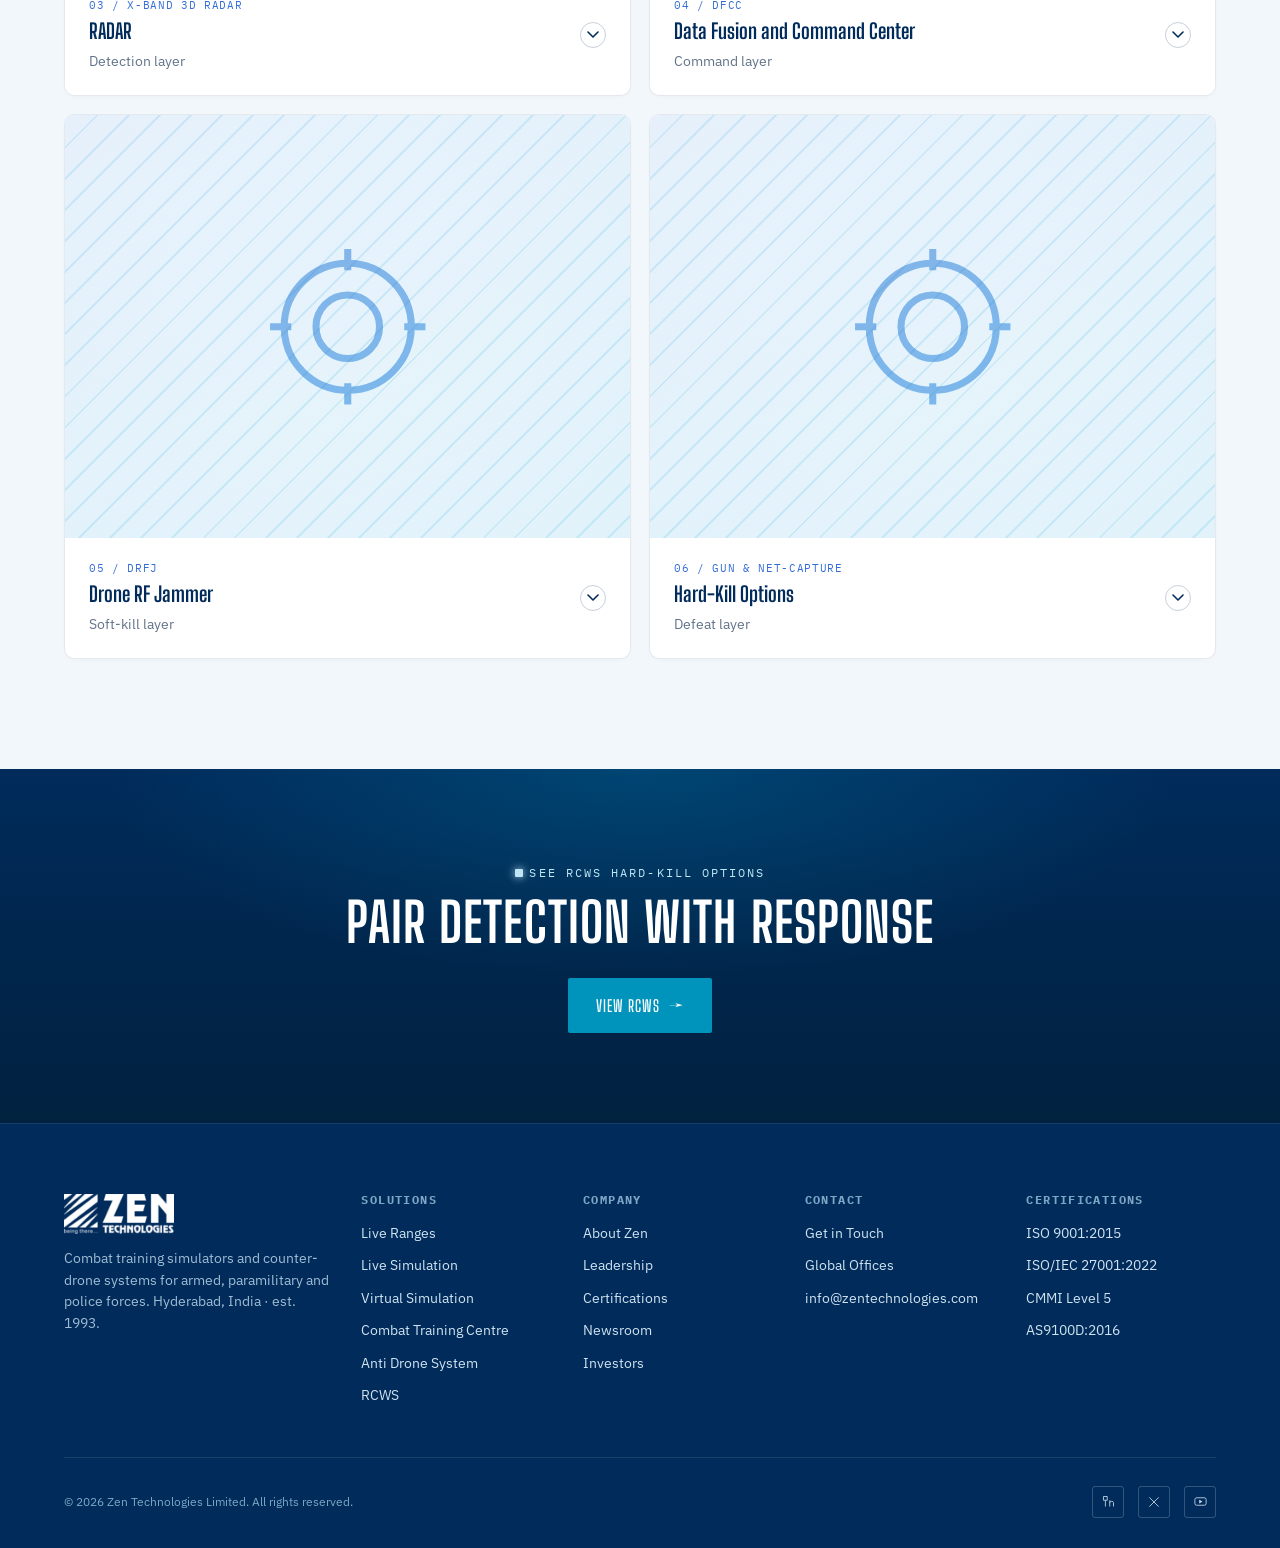
<file: products/anti-drone-system.html>
<!doctype html>
<html lang="en">
<head>
<meta charset="UTF-8" />
<meta name="viewport" content="width=device-width, initial-scale=1.0" />
<title>Anti Drone System | Zen Technologies</title>
<meta name="description" content="Zen's multi-layer Counter-UAS system: RF detection, radar, EO/IR tracking, jamming and hard-kill in one fused command picture." />
<link rel="stylesheet" href="../assets/css/style.css" />
<link rel="icon" type="image/png" href="../assets/img/brand/zen-icon-512.png" />
</head>
<body>
<div class="grid-texture" aria-hidden="true"></div>

<header class="site-header">
  <div class="container">
    <a href="../index.html" class="brand">
      <img src="../assets/img/brand/zen-logo.webp" alt="Zen Technologies Limited" class="brand-logo">
    </a>
    <nav class="main-nav">
      <ul>
        <li><a href="../index.html">Home</a></li>
        <li class="has-mega active">
          <button aria-haspopup="true">Solutions <svg class="caret" viewBox="0 0 10 6" fill="none"><path d="M1 1L5 5L9 1" stroke="currentColor" stroke-width="1.4"/></svg></button>
          <div class="mega">
            <a href="live-ranges.html"><span class="mega-name">Live Ranges</span><span class="mega-desc">Instrumented live-fire infrastructure</span><span class="mega-count"><strong data-cat-count="live-ranges"></strong>Products</span></a>
            <a href="live-simulation.html"><span class="mega-name">Live Simulation</span><span class="mega-desc">Force-on-force, laser-instrumented</span><span class="mega-count"><strong data-cat-count="live-simulation"></strong>Products</span></a>
            <a href="virtual-simulation.html"><span class="mega-name">Virtual Simulation</span><span class="mega-desc">Indoor trainers, every crew position</span><span class="mega-count"><strong data-cat-count="virtual-simulation"></strong>Products</span></a>
            <a href="combat-training-centre.html"><span class="mega-name">Combat Training Centre</span><span class="mega-desc">One system, one readiness score</span><span class="mega-count"><strong data-cat-count="combat-training-centre"></strong>Product</span></a>
            <a href="anti-drone-system.html"><span class="mega-name">Anti Drone System</span><span class="mega-desc">Detect, track, identify, defeat</span><span class="mega-count"><strong data-cat-count="anti-drone-system"></strong>Modules</span></a>
            <a href="rcws.html"><span class="mega-name">RCWS</span><span class="mega-desc">Remote controlled weapon systems</span><span class="mega-count"><strong data-cat-count="rcws"></strong>Products</span></a>
          </div>
        </li>
        <li><a href="../about.html">About</a></li>
        <li><a href="../investors.html">Investors</a></li>
        <li><a href="../news.html">News</a></li>
        <li><a href="../contact.html">Contact</a></li>
      </ul>
    </nav>
    <div class="nav-cta">
      <a href="../contact.html" class="btn btn-primary small"><span class="full">Request a Briefing</span><span class="short">Contact</span></a>
      <button class="nav-toggle" aria-label="Toggle navigation"><span></span><span></span><span></span></button>
    </div>
  </div>
</header>
<div class="nav-scrim"></div>

<section class="page-hero">
  <div class="page-hero-photo" style="background-image: url('../assets/img/products/anti-drone-system.webp');"></div>
  <div class="page-hero-tint"></div>
  <div class="container">
    <div class="breadcrumb"><a href="../index.html">Home</a> / <a href="../products.html">Solutions</a> / Anti Drone System</div>
    <span class="eyebrow accent">Category 05</span>
    <h1>Anti Drone System</h1>
    <p class="lede">A multi-layer, multi-sensor Counter-UAS (CUAS) that fuses RF detection, radar and EO/IR tracking into one command picture — with both soft-kill and hard-kill response options.</p>
    <div class="hero-meta">
      <span class="tag hud"><span data-cat-count="anti-drone-system"></span> Modules</span>
      <span class="tag">Category: Execute</span>
    </div>
    <div class="cross-links">
      <a href="live-ranges.html">Live Ranges</a>
      <a href="live-simulation.html">Live Simulation</a>
      <a href="virtual-simulation.html">Virtual Simulation</a>
      <a href="combat-training-centre.html">Combat Training Centre</a>
      <a href="anti-drone-system.html" class="active">Anti Drone</a>
      <a href="rcws.html">RCWS</a>
    </div>
  </div>
</section>

<section>
  <div class="container">
    <div class="section-head center reveal">
      <span class="eyebrow">System Architecture</span>
      <h2>Detect. Track. Identify. Defeat.</h2>
      <p>Four concentric layers, working as one fused system rather than isolated sensors.</p>
    </div>
    <div class="ring-diagram reveal">
      <svg viewBox="0 0 460 460">
        <g class="ring-group" data-layer="Defeat" tabindex="0" role="button" aria-label="Show Defeat-layer modules">
          <circle class="ring" cx="230" cy="230" r="60"/>
          <text x="230" y="180" text-anchor="middle" fill="var(--ink-0)" font-family="Big Shoulders Display" font-size="17" letter-spacing="1">DEFEAT</text>
        </g>
        <g class="ring-group" data-layer="Identify" tabindex="0" role="button" aria-label="Show Identify-layer modules">
          <circle class="ring active" cx="230" cy="230" r="120"/>
          <text x="230" y="120" text-anchor="middle" fill="var(--ink-1)" font-family="Big Shoulders Display" font-size="17" letter-spacing="1">IDENTIFY</text>
        </g>
        <g class="ring-group" data-layer="Track" tabindex="0" role="button" aria-label="Show Track-layer modules">
          <circle class="ring" cx="230" cy="230" r="180"/>
          <text x="230" y="58" text-anchor="middle" fill="var(--ink-2)" font-family="Big Shoulders Display" font-size="17" letter-spacing="1">TRACK</text>
        </g>
        <g class="ring-group" data-layer="Detect" tabindex="0" role="button" aria-label="Show Detect-layer modules">
          <circle class="ring active" cx="230" cy="230" r="220"/>
          <text x="230" y="18" text-anchor="middle" fill="var(--ink-3)" font-family="Big Shoulders Display" font-size="17" letter-spacing="1">DETECT</text>
        </g>
        <circle cx="230" cy="230" r="8" fill="var(--accent-hi)"/>
      </svg>
      <p class="center-text" style="margin-top:14px; color:var(--ink-3); font-size:0.82rem;">Click a ring to jump to its modules below.</p>
    </div>
    <div class="reveal" style="max-width:800px; margin:48px auto 0;">
      <div class="video-embed">
        <iframe src="https://www.youtube-nocookie.com/embed/_2jQpVGfn2o?rel=0&modestbranding=1" title="Zen Anti Drone System" referrerpolicy="strict-origin-when-cross-origin" allow="accelerometer; autoplay; clipboard-write; encrypted-media; gyroscope; picture-in-picture; web-share" allowfullscreen></iframe>
      </div>
      <p class="video-fallback-link center-text"><a href="https://www.youtube.com/watch?v=_2jQpVGfn2o" target="_blank" rel="noopener">Watch on YouTube ↗</a></p>
    </div>
  </div>
</section>

<section class="bg-1">
  <div class="container">
    <div class="section-head reveal">
      <span class="eyebrow">The Full System</span>
      <h2>Every CUAS Module</h2>
      <p>Click any layer to expand full capability detail.</p>
    </div>
    <div class="product-grid" id="grid-anti-drone-system"></div>
  </div>
</section>

<section class="cta-banner">
  <div class="container reveal">
    <span class="eyebrow accent" style="justify-content:center;">See RCWS Hard-Kill Options</span>
    <h2>Pair Detection With Response</h2>
    <div class="cta-actions"><a href="rcws.html" class="btn btn-primary btn-arrow">View RCWS</a></div>
  </div>
</section>

<footer class="site-footer">
  <div class="container">
    <div class="footer-top">
      <div class="footer-brand">
        <a href="../index.html" class="brand" style="margin-bottom:14px;">
          <img src="../assets/img/brand/zen-logo.webp" alt="Zen Technologies Limited" class="brand-logo">
        </a>
        <p>Combat training simulators and counter-drone systems for armed, paramilitary and police forces. Hyderabad, India · est. 1993.</p>
      </div>
      <div class="footer-col">
        <h4>Solutions</h4>
        <ul>
          <li><a href="live-ranges.html">Live Ranges</a></li>
          <li><a href="live-simulation.html">Live Simulation</a></li>
          <li><a href="virtual-simulation.html">Virtual Simulation</a></li>
          <li><a href="combat-training-centre.html">Combat Training Centre</a></li>
          <li><a href="anti-drone-system.html">Anti Drone System</a></li>
          <li><a href="rcws.html">RCWS</a></li>
        </ul>
      </div>
      <div class="footer-col">
        <h4>Company</h4>
        <ul>
          <li><a href="../about.html">About Zen</a></li>
          <li><a href="../about.html#leadership">Leadership</a></li>
          <li><a href="../about.html#certifications">Certifications</a></li>
          <li><a href="../news.html">Newsroom</a></li>
          <li><a href="../investors.html">Investors</a></li>
        </ul>
      </div>
      <div class="footer-col">
        <h4>Contact</h4>
        <ul>
          <li><a href="../contact.html">Get in Touch</a></li>
          <li><a href="../contact.html#offices">Global Offices</a></li>
          <li><a href="mailto:info@zentechnologies.com">info@zentechnologies.com</a></li>
        </ul>
      </div>
      <div class="footer-col">
        <h4>Certifications</h4>
        <ul>
          <li>ISO 9001:2015</li>
          <li>ISO/IEC 27001:2022</li>
          <li>CMMI Level 5</li>
          <li>AS9100D:2016</li>
        </ul>
      </div>
    </div>
    <div class="footer-bottom">
      <span>© <span data-year></span> Zen Technologies Limited. All rights reserved.</span>
      <div class="socials">
        <a href="#" aria-label="LinkedIn"><svg width="15" height="15" viewBox="0 0 24 24" fill="none"><path d="M4 4H10V10H4V4Z" stroke="currentColor" stroke-width="1.3"/><path d="M14 10V20M14 14C14 11 20 11 20 14V20" stroke="currentColor" stroke-width="1.3"/><path d="M7 10V20" stroke="currentColor" stroke-width="1.3"/></svg></a>
        <a href="#" aria-label="X"><svg width="14" height="14" viewBox="0 0 24 24" fill="none"><path d="M4 4L20 20M20 4L4 20" stroke="currentColor" stroke-width="1.4"/></svg></a>
        <a href="#" aria-label="YouTube"><svg width="15" height="15" viewBox="0 0 24 24" fill="none"><rect x="3" y="6" width="18" height="12" rx="3" stroke="currentColor" stroke-width="1.3"/><path d="M10 9L15 12L10 15V9Z" fill="currentColor"/></svg></a>
      </div>
    </div>
  </div>
</footer>

<button class="to-top" aria-label="Back to top"><svg width="16" height="16" viewBox="0 0 16 16" fill="none"><path d="M8 13V3M3 7L8 2L13 7" stroke="currentColor" stroke-width="1.5" stroke-linecap="round" stroke-linejoin="round"/></svg></button>

<script src="../assets/js/products-data.js"></script>
<script src="../assets/js/main.js"></script>
<script>document.addEventListener('DOMContentLoaded', function () { window.ZenSite.renderProductGrid('grid-anti-drone-system', 'anti-drone-system', '../'); });</script>
</body>
</html>
</file>
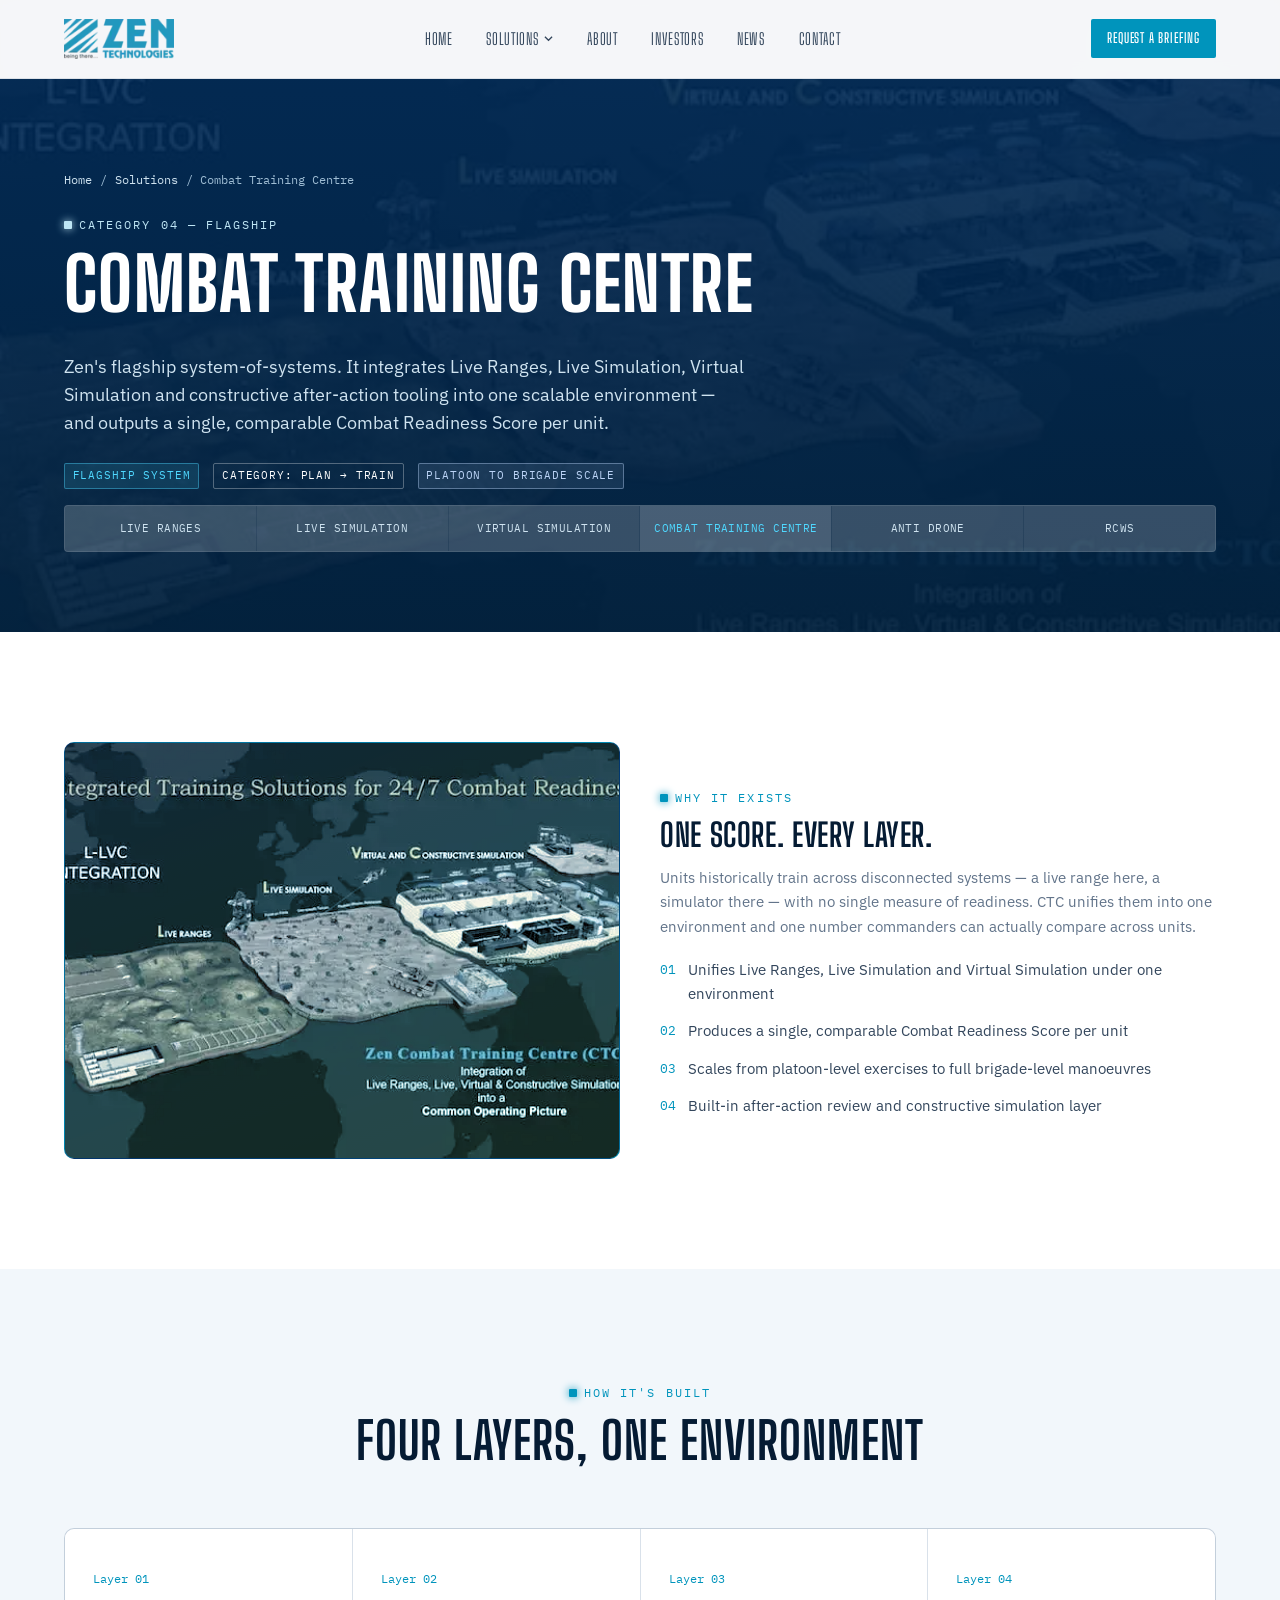
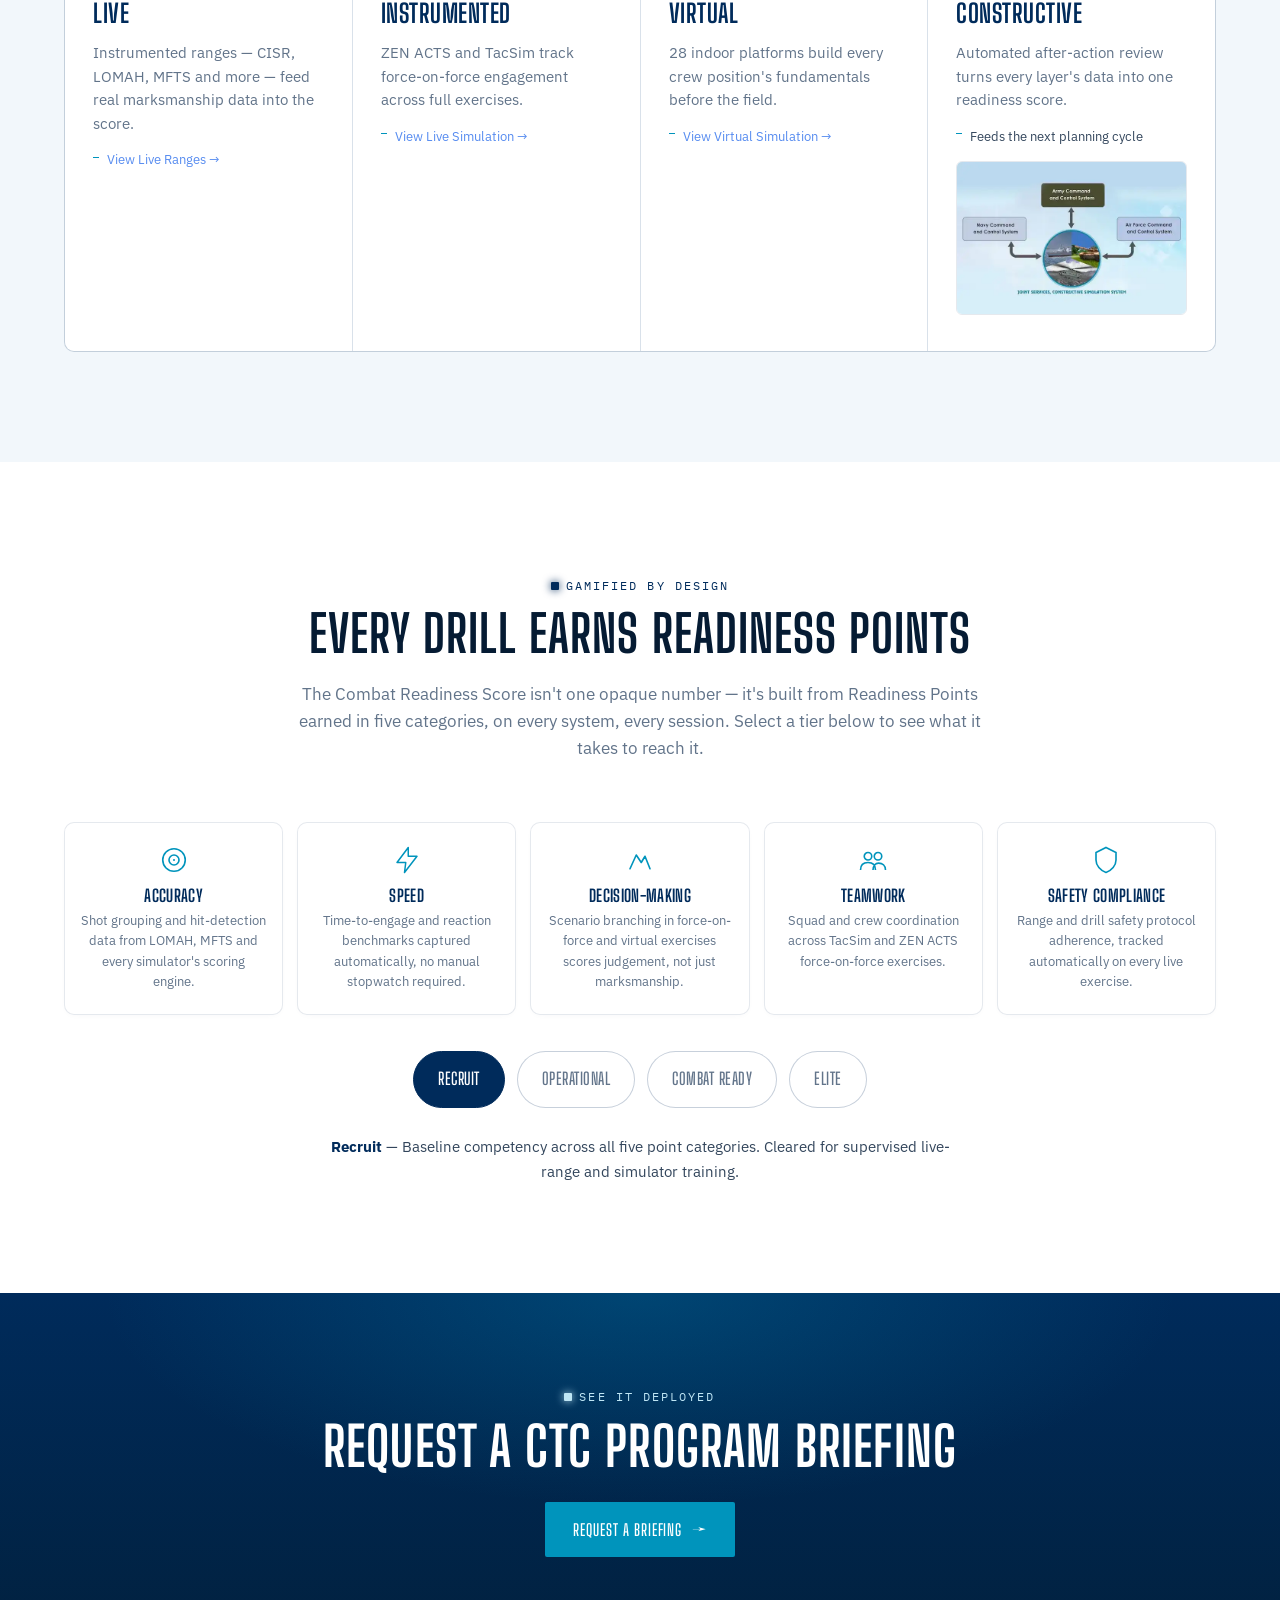
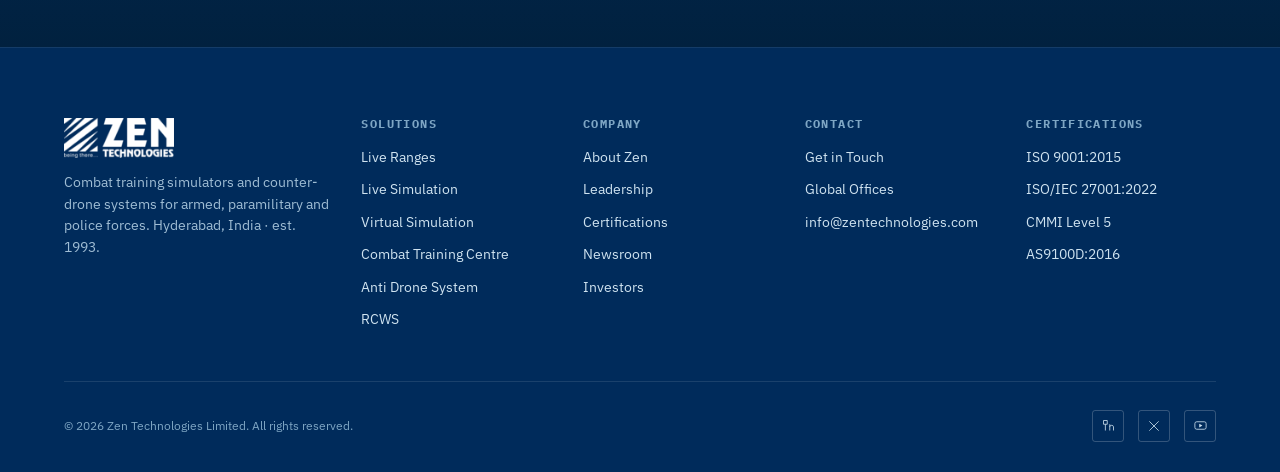
<file: products/combat-training-centre.html>
<!doctype html>
<html lang="en">
<head>
<meta charset="UTF-8" />
<meta name="viewport" content="width=device-width, initial-scale=1.0" />
<title>Combat Training Centre | Zen Technologies</title>
<meta name="description" content="Zen's flagship integrator: Live Ranges, Live Simulation and Virtual Simulation unified under one Combat Readiness Score." />
<link rel="stylesheet" href="../assets/css/style.css" />
<link rel="icon" type="image/png" href="../assets/img/brand/zen-icon-512.png" />
</head>
<body>
<div class="grid-texture" aria-hidden="true"></div>

<header class="site-header">
  <div class="container">
    <a href="../index.html" class="brand">
      <img src="../assets/img/brand/zen-logo.webp" alt="Zen Technologies Limited" class="brand-logo">
    </a>
    <nav class="main-nav">
      <ul>
        <li><a href="../index.html">Home</a></li>
        <li class="has-mega active">
          <button aria-haspopup="true">Solutions <svg class="caret" viewBox="0 0 10 6" fill="none"><path d="M1 1L5 5L9 1" stroke="currentColor" stroke-width="1.4"/></svg></button>
          <div class="mega">
            <a href="live-ranges.html"><span class="mega-name">Live Ranges</span><span class="mega-desc">Instrumented live-fire infrastructure</span><span class="mega-count"><strong data-cat-count="live-ranges"></strong>Products</span></a>
            <a href="live-simulation.html"><span class="mega-name">Live Simulation</span><span class="mega-desc">Force-on-force, laser-instrumented</span><span class="mega-count"><strong data-cat-count="live-simulation"></strong>Products</span></a>
            <a href="virtual-simulation.html"><span class="mega-name">Virtual Simulation</span><span class="mega-desc">Indoor trainers, every crew position</span><span class="mega-count"><strong data-cat-count="virtual-simulation"></strong>Products</span></a>
            <a href="combat-training-centre.html"><span class="mega-name">Combat Training Centre</span><span class="mega-desc">One system, one readiness score</span><span class="mega-count"><strong data-cat-count="combat-training-centre"></strong>Product</span></a>
            <a href="anti-drone-system.html"><span class="mega-name">Anti Drone System</span><span class="mega-desc">Detect, track, identify, defeat</span><span class="mega-count"><strong data-cat-count="anti-drone-system"></strong>Modules</span></a>
            <a href="rcws.html"><span class="mega-name">RCWS</span><span class="mega-desc">Remote controlled weapon systems</span><span class="mega-count"><strong data-cat-count="rcws"></strong>Products</span></a>
          </div>
        </li>
        <li><a href="../about.html">About</a></li>
        <li><a href="../investors.html">Investors</a></li>
        <li><a href="../news.html">News</a></li>
        <li><a href="../contact.html">Contact</a></li>
      </ul>
    </nav>
    <div class="nav-cta">
      <a href="../contact.html" class="btn btn-primary small"><span class="full">Request a Briefing</span><span class="short">Contact</span></a>
      <button class="nav-toggle" aria-label="Toggle navigation"><span></span><span></span><span></span></button>
    </div>
  </div>
</header>
<div class="nav-scrim"></div>

<section class="page-hero">
  <div class="page-hero-photo" style="background-image: url('../assets/img/products/ctc.webp');"></div>
  <div class="page-hero-tint"></div>
  <div class="container">
    <div class="breadcrumb"><a href="../index.html">Home</a> / <a href="../products.html">Solutions</a> / Combat Training Centre</div>
    <span class="eyebrow accent">Category 04 — Flagship</span>
    <h1>Combat Training Centre</h1>
    <p class="lede">Zen's flagship system-of-systems. It integrates Live Ranges, Live Simulation, Virtual Simulation and constructive after-action tooling into one scalable environment — and outputs a single, comparable Combat Readiness Score per unit.</p>
    <div class="hero-meta">
      <span class="tag hud">Flagship System</span>
      <span class="tag">Category: Plan → Train</span>
      <span class="tag steel">Platoon to Brigade scale</span>
    </div>
    <div class="cross-links">
      <a href="live-ranges.html">Live Ranges</a>
      <a href="live-simulation.html">Live Simulation</a>
      <a href="virtual-simulation.html">Virtual Simulation</a>
      <a href="combat-training-centre.html" class="active">Combat Training Centre</a>
      <a href="anti-drone-system.html">Anti Drone</a>
      <a href="rcws.html">RCWS</a>
    </div>
  </div>
</section>

<section>
  <div class="container">
    <div class="flagship-panel reveal">
      <div class="visual">
        <img src="../assets/img/products/ctc.webp" alt="Combat Training Centre" loading="lazy">
      </div>
      <div>
        <span class="eyebrow">Why It Exists</span>
        <h2 style="font-size:2rem;">One Score. Every Layer.</h2>
        <p style="color:var(--ink-2); font-size:0.95rem;">Units historically train across disconnected systems — a live range here, a simulator there — with no single measure of readiness. CTC unifies them into one environment and one number commanders can actually compare across units.</p>
        <ul class="feature-list">
          <li><span class="n">01</span> Unifies Live Ranges, Live Simulation and Virtual Simulation under one environment</li>
          <li><span class="n">02</span> Produces a single, comparable Combat Readiness Score per unit</li>
          <li><span class="n">03</span> Scales from platoon-level exercises to full brigade-level manoeuvres</li>
          <li><span class="n">04</span> Built-in after-action review and constructive simulation layer</li>
        </ul>
      </div>
    </div>
  </div>
</section>

<section class="bg-1">
  <div class="container">
    <div class="section-head center reveal">
      <span class="eyebrow">How It's Built</span>
      <h2>Four Layers, One Environment</h2>
    </div>
    <div class="cycle-panels reveal-stagger">
      <div class="cycle-panel">
        <span class="idx">Layer 01</span>
        <h3>Live</h3>
        <p>Instrumented ranges — CISR, LOMAH, MFTS and more — feed real marksmanship data into the score.</p>
        <ul><li><a href="live-ranges.html" style="color:var(--steel-hi)">View Live Ranges →</a></li></ul>
      </div>
      <div class="cycle-panel">
        <span class="idx">Layer 02</span>
        <h3>Instrumented</h3>
        <p>ZEN ACTS and TacSim track force-on-force engagement across full exercises.</p>
        <ul><li><a href="live-simulation.html" style="color:var(--steel-hi)">View Live Simulation →</a></li></ul>
      </div>
      <div class="cycle-panel">
        <span class="idx">Layer 03</span>
        <h3>Virtual</h3>
        <p>28 indoor platforms build every crew position's fundamentals before the field.</p>
        <ul><li><a href="virtual-simulation.html" style="color:var(--steel-hi)">View Virtual Simulation →</a></li></ul>
      </div>
      <div class="cycle-panel">
        <span class="idx">Layer 04</span>
        <h3>Constructive</h3>
        <p>Automated after-action review turns every layer's data into one readiness score.</p>
        <ul><li>Feeds the next planning cycle</li></ul>
        <img src="../assets/img/products/wgs-image.webp" alt="Joint Services Constructive Simulation System" loading="lazy" style="border-radius:6px; margin-top:14px; border:1px solid var(--line);">
      </div>
    </div>
  </div>
</section>

<section>
  <div class="container">
    <div class="section-head center reveal">
      <span class="eyebrow accent">Gamified By Design</span>
      <h2>Every Drill Earns Readiness Points</h2>
      <p>The Combat Readiness Score isn't one opaque number — it's built from Readiness Points earned in five categories, on every system, every session. Select a tier below to see what it takes to reach it.</p>
    </div>

    <div class="points-grid reveal-stagger">
      <div class="point-card">
        <svg class="pt-ico" viewBox="0 0 24 24" fill="none"><circle cx="12" cy="12" r="9" stroke="currentColor" stroke-width="1.3"/><circle cx="12" cy="12" r="4" stroke="currentColor" stroke-width="1.3"/><circle cx="12" cy="12" r="0.8" fill="currentColor"/></svg>
        <h4>Accuracy</h4>
        <p>Shot grouping and hit-detection data from LOMAH, MFTS and every simulator's scoring engine.</p>
      </div>
      <div class="point-card">
        <svg class="pt-ico" viewBox="0 0 24 24" fill="none"><path d="M13 2L4 14H11L10 22L20 9H13L13 2Z" stroke="currentColor" stroke-width="1.2" stroke-linejoin="round"/></svg>
        <h4>Speed</h4>
        <p>Time-to-engage and reaction benchmarks captured automatically, no manual stopwatch required.</p>
      </div>
      <div class="point-card">
        <svg class="pt-ico" viewBox="0 0 24 24" fill="none"><path d="M4 19L9 8L13 14L16 9L20 19" stroke="currentColor" stroke-width="1.3" stroke-linecap="round" stroke-linejoin="round"/></svg>
        <h4>Decision-Making</h4>
        <p>Scenario branching in force-on-force and virtual exercises scores judgement, not just marksmanship.</p>
      </div>
      <div class="point-card">
        <svg class="pt-ico" viewBox="0 0 24 24" fill="none"><circle cx="8" cy="9" r="3" stroke="currentColor" stroke-width="1.3"/><circle cx="16" cy="9" r="3" stroke="currentColor" stroke-width="1.3"/><path d="M2 20C2 16 4.5 14 8 14C11.5 14 14 16 14 20M12 20C12 16.5 14 14.5 16.5 14.5C19.5 14.5 22 16.5 22 20" stroke="currentColor" stroke-width="1.3"/></svg>
        <h4>Teamwork</h4>
        <p>Squad and crew coordination across TacSim and ZEN ACTS force-on-force exercises.</p>
      </div>
      <div class="point-card">
        <svg class="pt-ico" viewBox="0 0 24 24" fill="none"><path d="M12 2L20 6V12C20 16.4 16.6 20.4 12 22C7.4 20.4 4 16.4 4 12V6L12 2Z" stroke="currentColor" stroke-width="1.3"/></svg>
        <h4>Safety Compliance</h4>
        <p>Range and drill safety protocol adherence, tracked automatically on every live exercise.</p>
      </div>
    </div>

    <div class="tier-row reveal">
      <button class="tier-chip active" data-detail="<strong>Recruit</strong> — Baseline competency across all five point categories. Cleared for supervised live-range and simulator training.">Recruit</button>
      <button class="tier-chip" data-detail="<strong>Operational</strong> — Consistent accuracy and speed scores across repeated sessions. Cleared for unsupervised unit exercises.">Operational</button>
      <button class="tier-chip" data-detail="<strong>Combat Ready</strong> — High marks across accuracy, speed, decision-making and teamwork, validated in force-on-force exercises. The threshold CTC reports up to command.">Combat Ready</button>
      <button class="tier-chip" data-detail="<strong>Elite</strong> — Top-percentile Readiness Points sustained across every category and every platform in the unit's training cycle.">Elite</button>
    </div>
    <p class="tier-detail"><strong>Recruit</strong> — Baseline competency across all five point categories. Cleared for supervised live-range and simulator training.</p>
  </div>
</section>

<section class="cta-banner">
  <div class="container reveal">
    <span class="eyebrow accent" style="justify-content:center;">See It Deployed</span>
    <h2>Request A CTC Program Briefing</h2>
    <div class="cta-actions"><a href="../contact.html" class="btn btn-primary btn-arrow">Request a Briefing</a></div>
  </div>
</section>

<footer class="site-footer">
  <div class="container">
    <div class="footer-top">
      <div class="footer-brand">
        <a href="../index.html" class="brand" style="margin-bottom:14px;">
          <img src="../assets/img/brand/zen-logo.webp" alt="Zen Technologies Limited" class="brand-logo">
        </a>
        <p>Combat training simulators and counter-drone systems for armed, paramilitary and police forces. Hyderabad, India · est. 1993.</p>
      </div>
      <div class="footer-col">
        <h4>Solutions</h4>
        <ul>
          <li><a href="live-ranges.html">Live Ranges</a></li>
          <li><a href="live-simulation.html">Live Simulation</a></li>
          <li><a href="virtual-simulation.html">Virtual Simulation</a></li>
          <li><a href="combat-training-centre.html">Combat Training Centre</a></li>
          <li><a href="anti-drone-system.html">Anti Drone System</a></li>
          <li><a href="rcws.html">RCWS</a></li>
        </ul>
      </div>
      <div class="footer-col">
        <h4>Company</h4>
        <ul>
          <li><a href="../about.html">About Zen</a></li>
          <li><a href="../about.html#leadership">Leadership</a></li>
          <li><a href="../about.html#certifications">Certifications</a></li>
          <li><a href="../news.html">Newsroom</a></li>
          <li><a href="../investors.html">Investors</a></li>
        </ul>
      </div>
      <div class="footer-col">
        <h4>Contact</h4>
        <ul>
          <li><a href="../contact.html">Get in Touch</a></li>
          <li><a href="../contact.html#offices">Global Offices</a></li>
          <li><a href="mailto:info@zentechnologies.com">info@zentechnologies.com</a></li>
        </ul>
      </div>
      <div class="footer-col">
        <h4>Certifications</h4>
        <ul>
          <li>ISO 9001:2015</li>
          <li>ISO/IEC 27001:2022</li>
          <li>CMMI Level 5</li>
          <li>AS9100D:2016</li>
        </ul>
      </div>
    </div>
    <div class="footer-bottom">
      <span>© <span data-year></span> Zen Technologies Limited. All rights reserved.</span>
      <div class="socials">
        <a href="#" aria-label="LinkedIn"><svg width="15" height="15" viewBox="0 0 24 24" fill="none"><path d="M4 4H10V10H4V4Z" stroke="currentColor" stroke-width="1.3"/><path d="M14 10V20M14 14C14 11 20 11 20 14V20" stroke="currentColor" stroke-width="1.3"/><path d="M7 10V20" stroke="currentColor" stroke-width="1.3"/></svg></a>
        <a href="#" aria-label="X"><svg width="14" height="14" viewBox="0 0 24 24" fill="none"><path d="M4 4L20 20M20 4L4 20" stroke="currentColor" stroke-width="1.4"/></svg></a>
        <a href="#" aria-label="YouTube"><svg width="15" height="15" viewBox="0 0 24 24" fill="none"><rect x="3" y="6" width="18" height="12" rx="3" stroke="currentColor" stroke-width="1.3"/><path d="M10 9L15 12L10 15V9Z" fill="currentColor"/></svg></a>
      </div>
    </div>
  </div>
</footer>

<button class="to-top" aria-label="Back to top"><svg width="16" height="16" viewBox="0 0 16 16" fill="none"><path d="M8 13V3M3 7L8 2L13 7" stroke="currentColor" stroke-width="1.5" stroke-linecap="round" stroke-linejoin="round"/></svg></button>

<script src="../assets/js/products-data.js"></script>
<script src="../assets/js/main.js"></script>
</body>
</html>
</file>
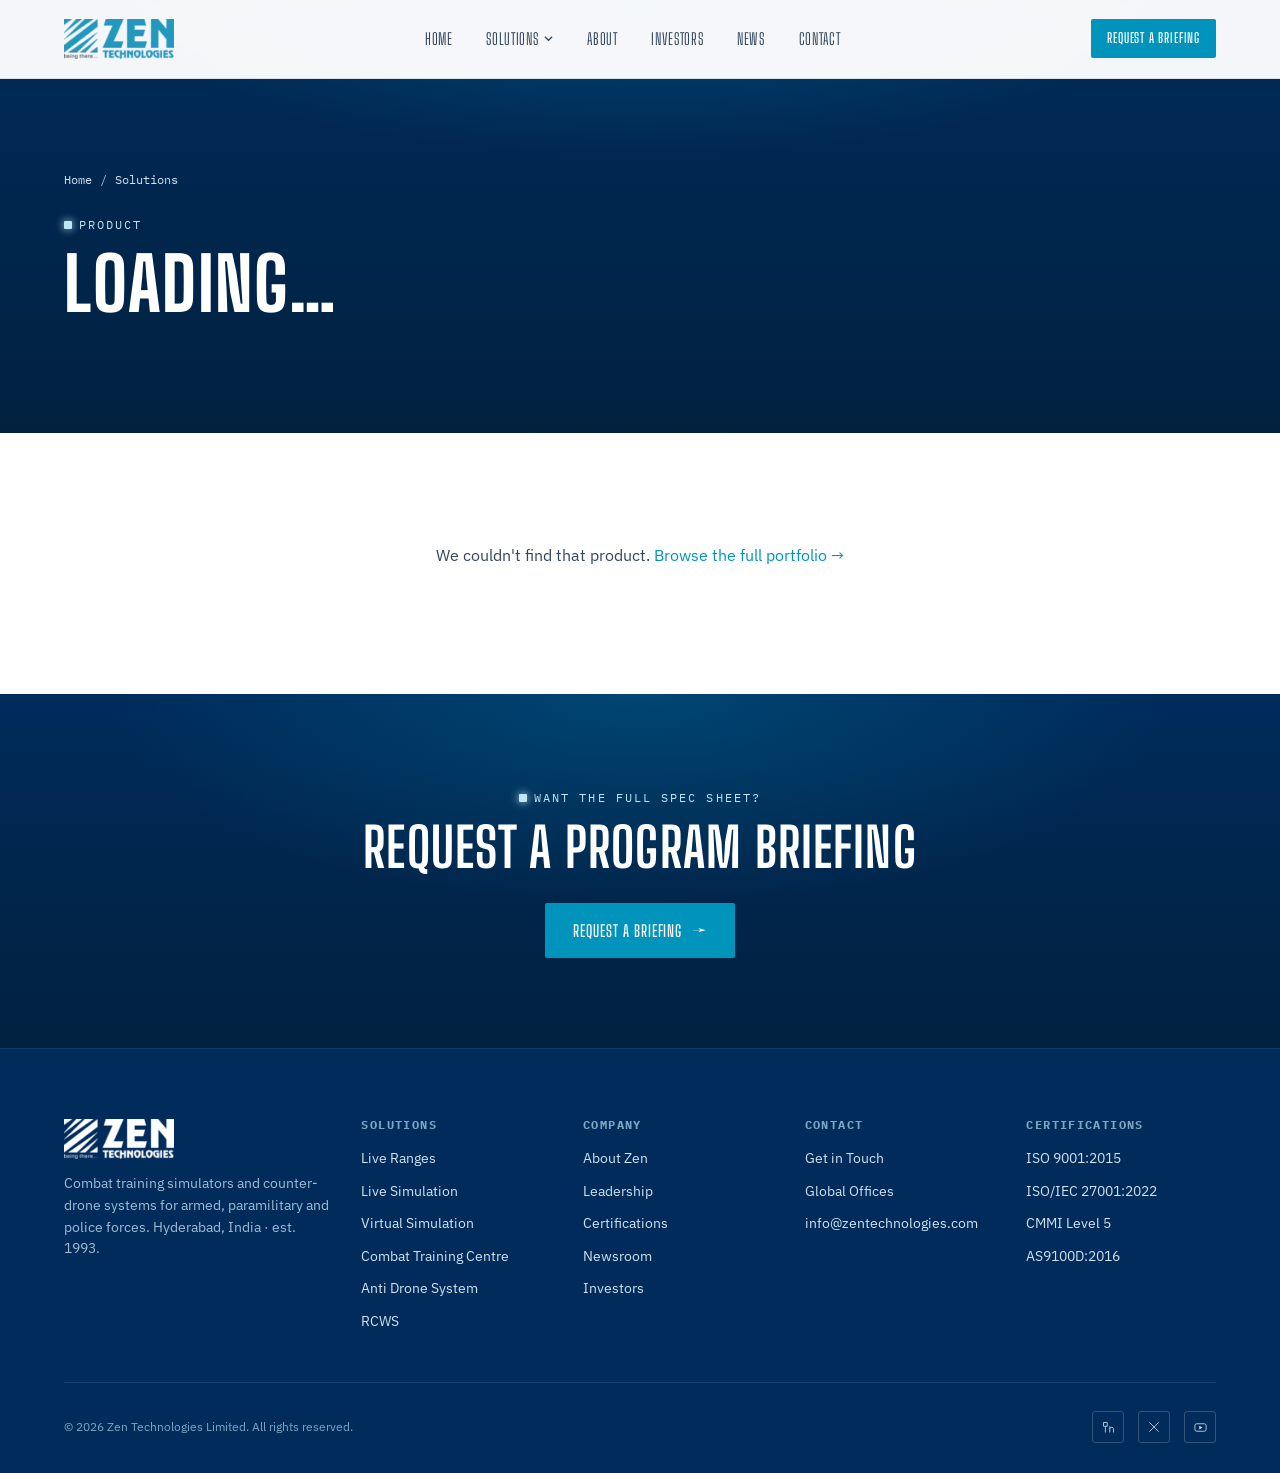
<file: products/detail.html>
<!doctype html>
<html lang="en">
<head>
<meta charset="UTF-8" />
<meta name="viewport" content="width=device-width, initial-scale=1.0" />
<title>Product | Zen Technologies</title>
<meta name="description" content="Full specifications for Zen Technologies combat training and counter-drone systems." />
<link rel="stylesheet" href="../assets/css/style.css" />
<link rel="icon" type="image/png" href="../assets/img/brand/zen-icon-512.png" />
</head>
<body>
<div class="grid-texture" aria-hidden="true"></div>

<header class="site-header">
  <div class="container">
    <a href="../index.html" class="brand">
      <img src="../assets/img/brand/zen-logo.webp" alt="Zen Technologies Limited" class="brand-logo">
    </a>
    <nav class="main-nav">
      <ul>
        <li><a href="../index.html">Home</a></li>
        <li class="has-mega active">
          <button aria-haspopup="true">Solutions <svg class="caret" viewBox="0 0 10 6" fill="none"><path d="M1 1L5 5L9 1" stroke="currentColor" stroke-width="1.4"/></svg></button>
          <div class="mega">
            <a href="live-ranges.html"><span class="mega-name">Live Ranges</span><span class="mega-desc">Instrumented live-fire infrastructure</span><span class="mega-count"><strong data-cat-count="live-ranges"></strong>Products</span></a>
            <a href="live-simulation.html"><span class="mega-name">Live Simulation</span><span class="mega-desc">Force-on-force, laser-instrumented</span><span class="mega-count"><strong data-cat-count="live-simulation"></strong>Products</span></a>
            <a href="virtual-simulation.html"><span class="mega-name">Virtual Simulation</span><span class="mega-desc">Indoor trainers, every crew position</span><span class="mega-count"><strong data-cat-count="virtual-simulation"></strong>Products</span></a>
            <a href="combat-training-centre.html"><span class="mega-name">Combat Training Centre</span><span class="mega-desc">One system, one readiness score</span><span class="mega-count"><strong data-cat-count="combat-training-centre"></strong>Product</span></a>
            <a href="anti-drone-system.html"><span class="mega-name">Anti Drone System</span><span class="mega-desc">Detect, track, identify, defeat</span><span class="mega-count"><strong data-cat-count="anti-drone-system"></strong>Modules</span></a>
            <a href="rcws.html"><span class="mega-name">RCWS</span><span class="mega-desc">Remote controlled weapon systems</span><span class="mega-count"><strong data-cat-count="rcws"></strong>Products</span></a>
          </div>
        </li>
        <li><a href="../about.html">About</a></li>
        <li><a href="../investors.html">Investors</a></li>
        <li><a href="../news.html">News</a></li>
        <li><a href="../contact.html">Contact</a></li>
      </ul>
    </nav>
    <div class="nav-cta">
      <a href="../contact.html" class="btn btn-primary small"><span class="full">Request a Briefing</span><span class="short">Contact</span></a>
      <button class="nav-toggle" aria-label="Toggle navigation"><span></span><span></span><span></span></button>
    </div>
  </div>
</header>
<div class="nav-scrim"></div>

<section class="page-hero" id="detail-hero">
  <div class="container">
    <div class="breadcrumb" id="detail-breadcrumb"><a href="../index.html">Home</a> / <a href="../products.html">Solutions</a></div>
    <span class="eyebrow accent" id="detail-eyebrow">Product</span>
    <h1 id="detail-title">Loading…</h1>
    <p class="lede" id="detail-tagline"></p>
    <div class="hero-meta" id="detail-tags"></div>
  </div>
</section>

<section id="product-detail">
  <div class="container">
    <p class="center-text" style="color:var(--ink-3);">Loading product…</p>
  </div>
</section>

<section class="bg-1" id="related-section" style="display:none;">
  <div class="container">
    <div class="section-head reveal">
      <span class="eyebrow">Also In This Category</span>
      <h2 id="related-heading">Related Systems</h2>
    </div>
    <div class="related-grid reveal-stagger" id="related-grid"></div>
  </div>
</section>

<section class="cta-banner">
  <div class="container reveal">
    <span class="eyebrow accent" style="justify-content:center;">Want The Full Spec Sheet?</span>
    <h2>Request A Program Briefing</h2>
    <div class="cta-actions"><a href="../contact.html" class="btn btn-primary btn-arrow">Request a Briefing</a></div>
  </div>
</section>

<footer class="site-footer">
  <div class="container">
    <div class="footer-top">
      <div class="footer-brand">
        <a href="../index.html" class="brand" style="margin-bottom:14px;">
          <img src="../assets/img/brand/zen-logo.webp" alt="Zen Technologies Limited" class="brand-logo">
        </a>
        <p>Combat training simulators and counter-drone systems for armed, paramilitary and police forces. Hyderabad, India · est. 1993.</p>
      </div>
      <div class="footer-col">
        <h4>Solutions</h4>
        <ul>
          <li><a href="live-ranges.html">Live Ranges</a></li>
          <li><a href="live-simulation.html">Live Simulation</a></li>
          <li><a href="virtual-simulation.html">Virtual Simulation</a></li>
          <li><a href="combat-training-centre.html">Combat Training Centre</a></li>
          <li><a href="anti-drone-system.html">Anti Drone System</a></li>
          <li><a href="rcws.html">RCWS</a></li>
        </ul>
      </div>
      <div class="footer-col">
        <h4>Company</h4>
        <ul>
          <li><a href="../about.html">About Zen</a></li>
          <li><a href="../about.html#leadership">Leadership</a></li>
          <li><a href="../about.html#certifications">Certifications</a></li>
          <li><a href="../news.html">Newsroom</a></li>
          <li><a href="../investors.html">Investors</a></li>
        </ul>
      </div>
      <div class="footer-col">
        <h4>Contact</h4>
        <ul>
          <li><a href="../contact.html">Get in Touch</a></li>
          <li><a href="../contact.html#offices">Global Offices</a></li>
          <li><a href="mailto:info@zentechnologies.com">info@zentechnologies.com</a></li>
        </ul>
      </div>
      <div class="footer-col">
        <h4>Certifications</h4>
        <ul>
          <li>ISO 9001:2015</li>
          <li>ISO/IEC 27001:2022</li>
          <li>CMMI Level 5</li>
          <li>AS9100D:2016</li>
        </ul>
      </div>
    </div>
    <div class="footer-bottom">
      <span>© <span data-year></span> Zen Technologies Limited. All rights reserved.</span>
      <div class="socials">
        <a href="#" aria-label="LinkedIn"><svg width="15" height="15" viewBox="0 0 24 24" fill="none"><path d="M4 4H10V10H4V4Z" stroke="currentColor" stroke-width="1.3"/><path d="M14 10V20M14 14C14 11 20 11 20 14V20" stroke="currentColor" stroke-width="1.3"/><path d="M7 10V20" stroke="currentColor" stroke-width="1.3"/></svg></a>
        <a href="#" aria-label="X"><svg width="14" height="14" viewBox="0 0 24 24" fill="none"><path d="M4 4L20 20M20 4L4 20" stroke="currentColor" stroke-width="1.4"/></svg></a>
        <a href="#" aria-label="YouTube"><svg width="15" height="15" viewBox="0 0 24 24" fill="none"><rect x="3" y="6" width="18" height="12" rx="3" stroke="currentColor" stroke-width="1.3"/><path d="M10 9L15 12L10 15V9Z" fill="currentColor"/></svg></a>
      </div>
    </div>
  </div>
</footer>

<button class="to-top" aria-label="Back to top"><svg width="16" height="16" viewBox="0 0 16 16" fill="none"><path d="M8 13V3M3 7L8 2L13 7" stroke="currentColor" stroke-width="1.5" stroke-linecap="round" stroke-linejoin="round"/></svg></button>

<script src="../assets/js/products-data.js"></script>
<script src="../assets/js/main.js"></script>
<script>document.addEventListener('DOMContentLoaded', function () { window.ZenSite.renderProductDetail(); });</script>
</body>
</html>
</file>
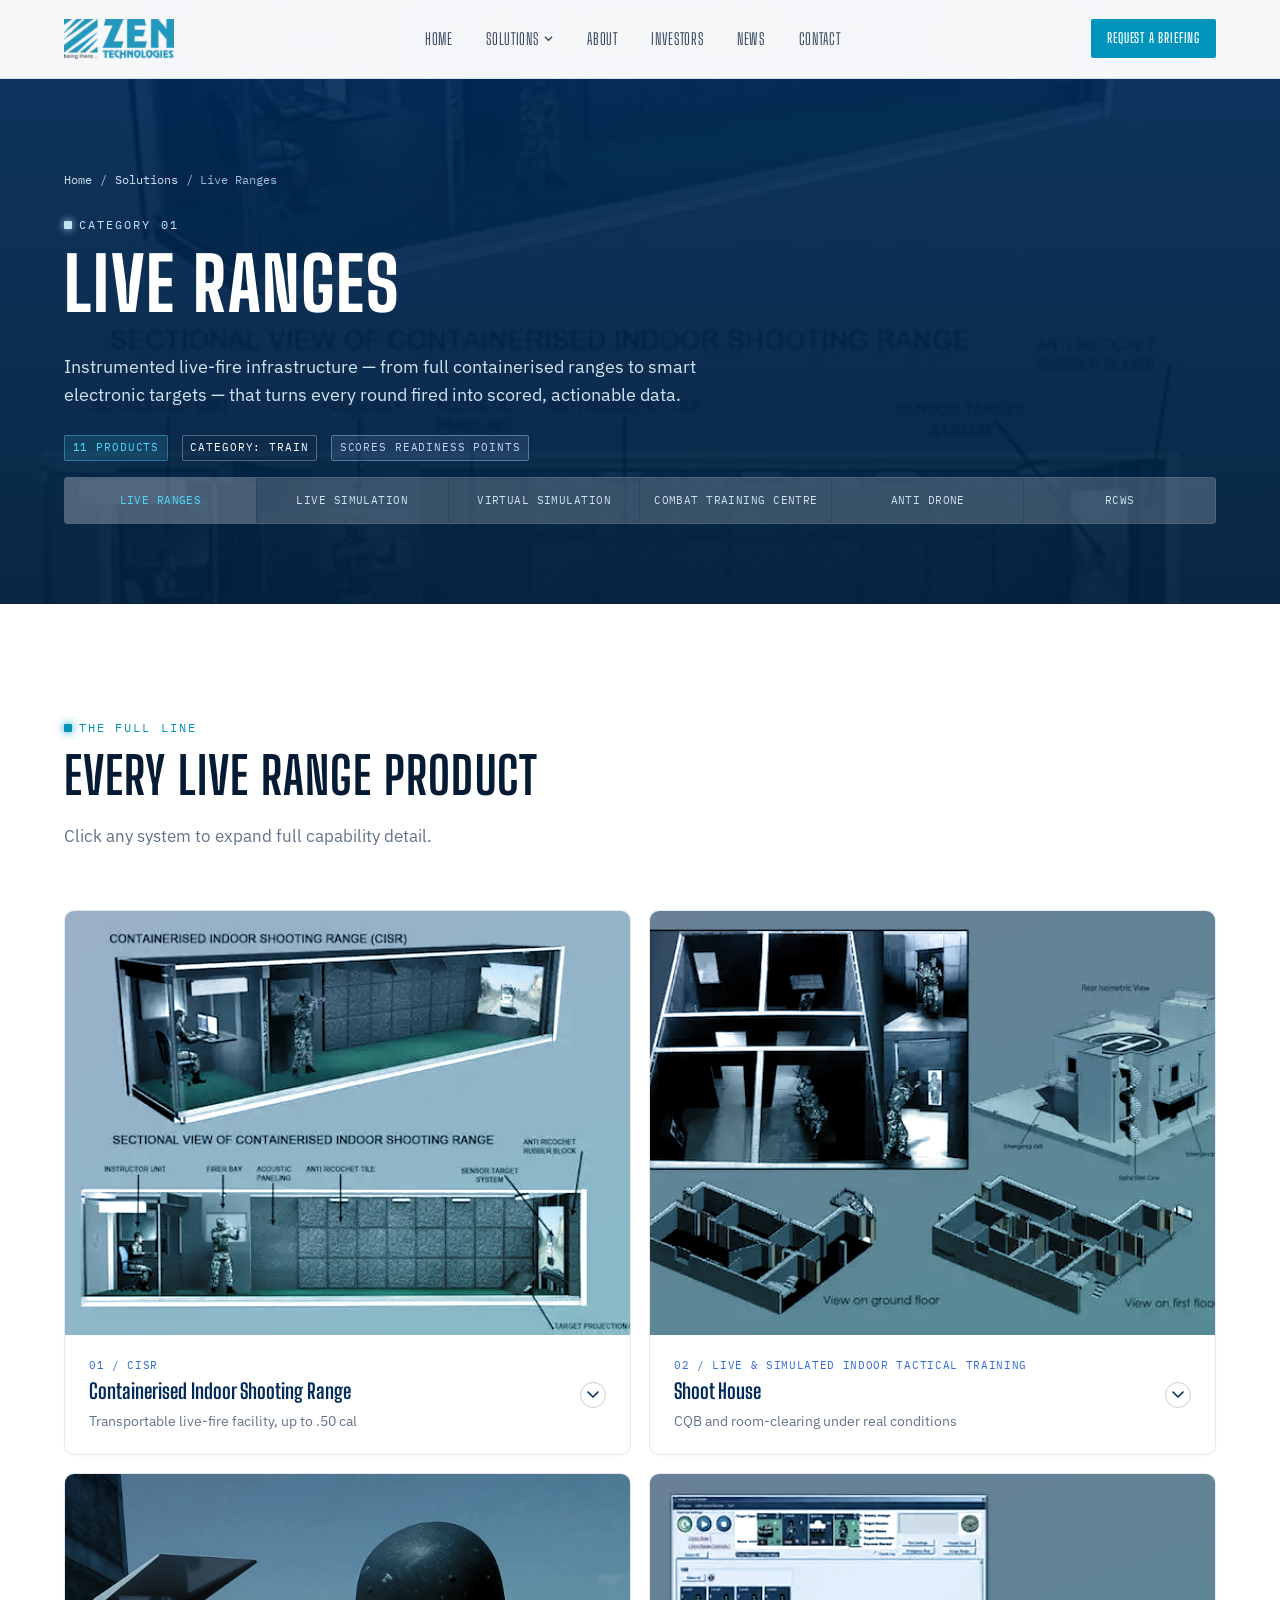
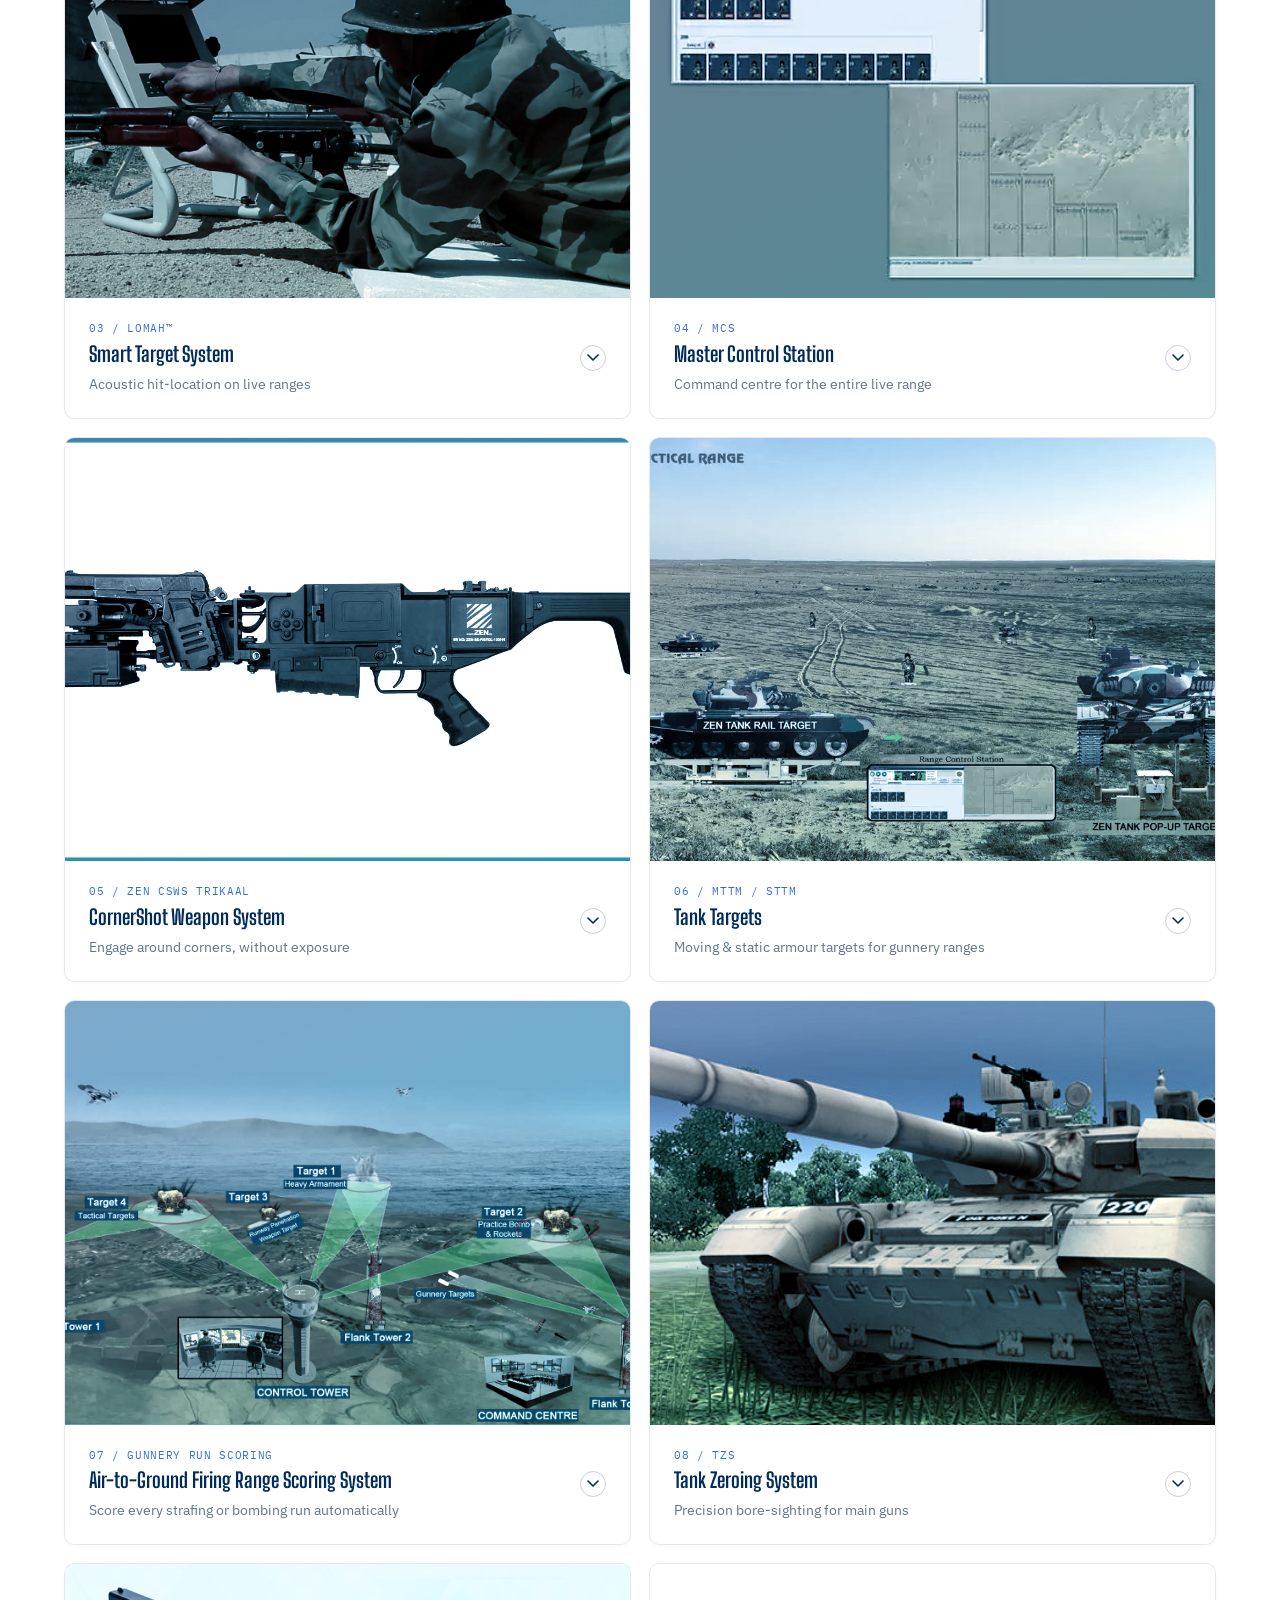
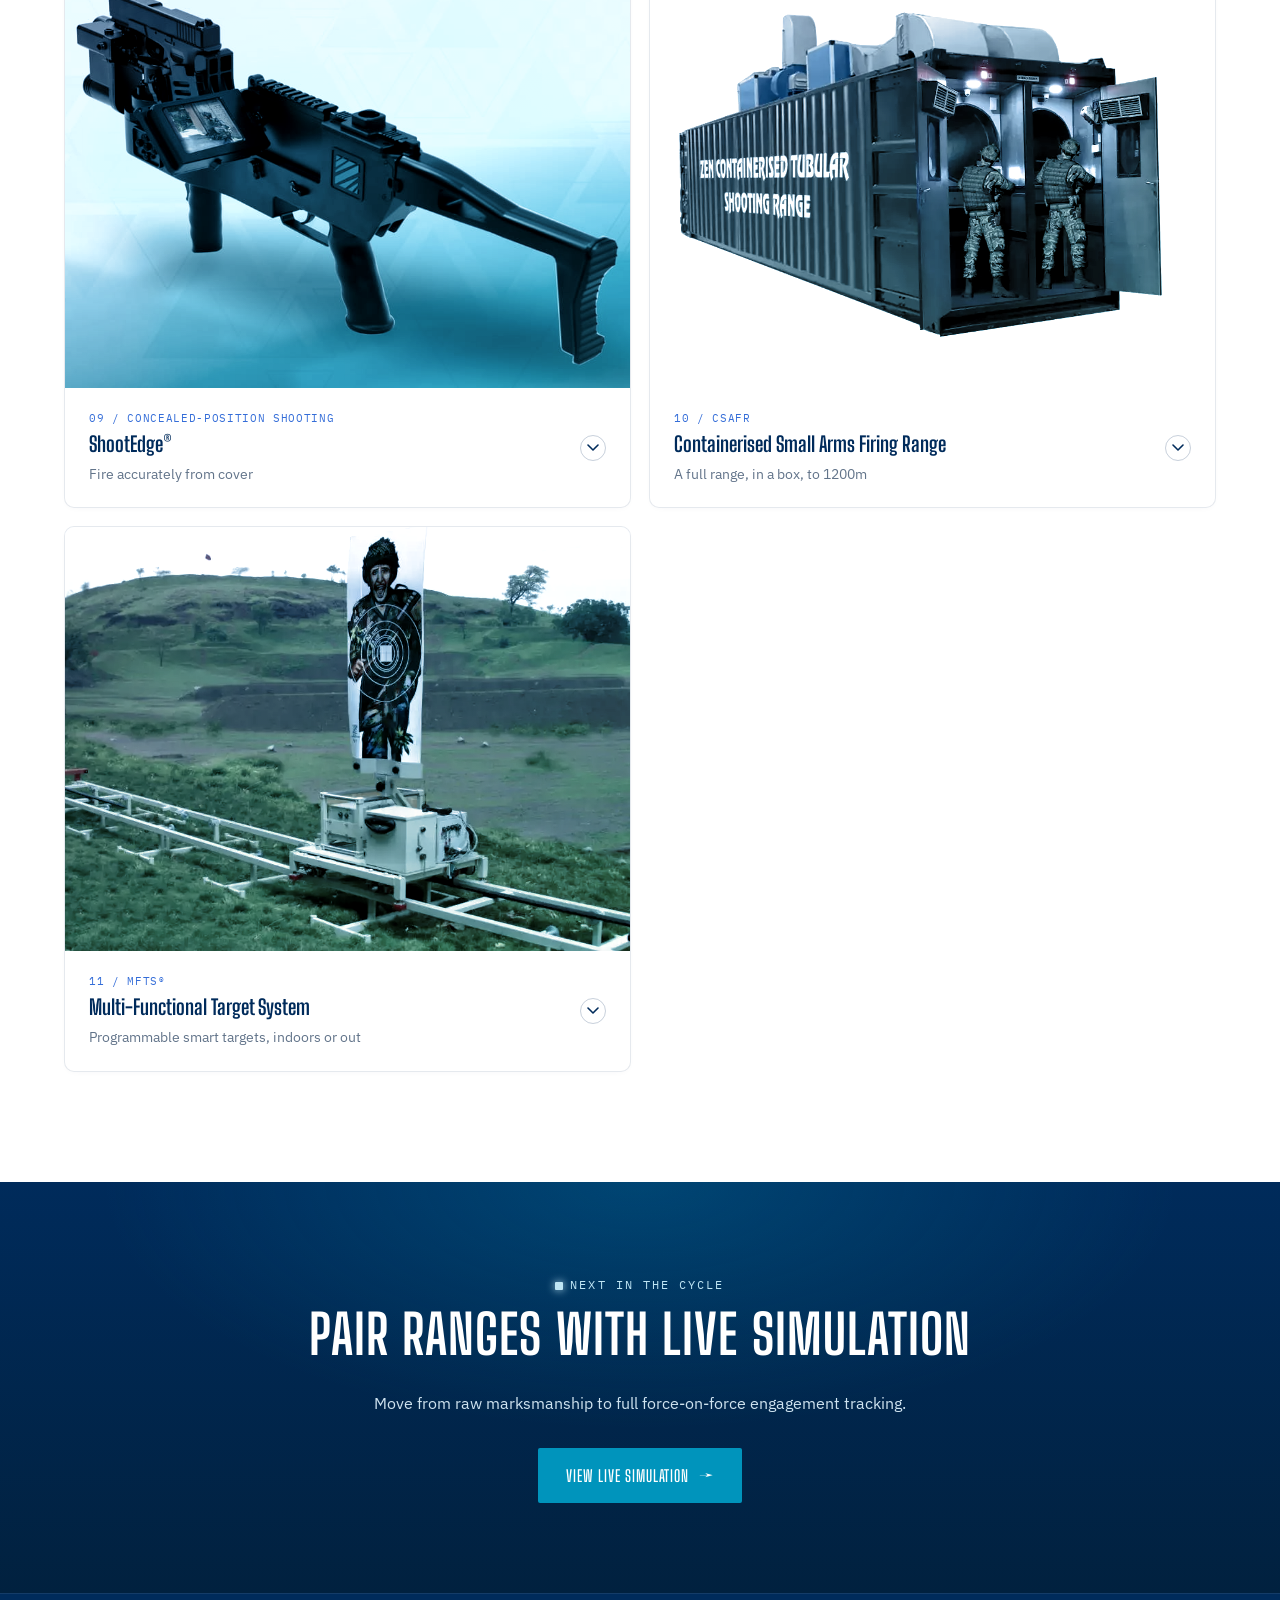
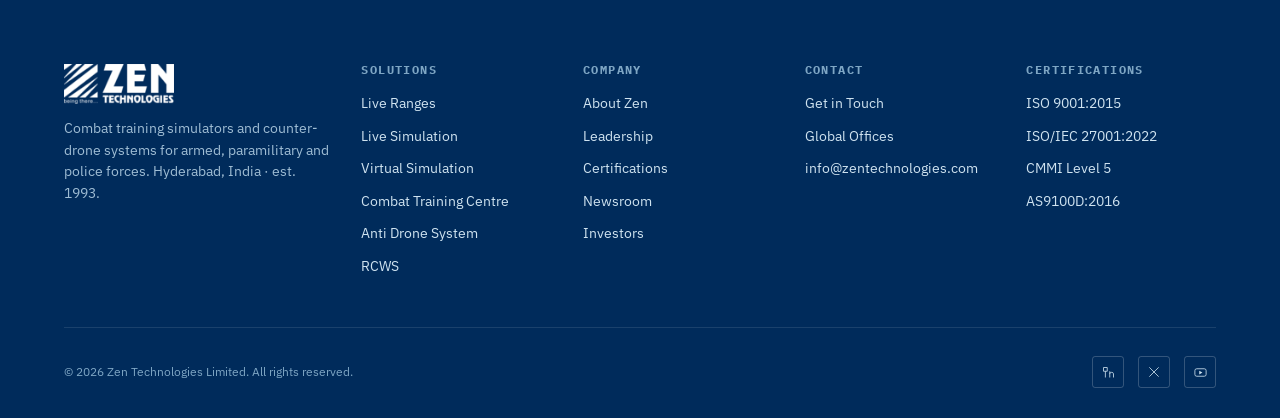
<file: products/live-ranges.html>
<!doctype html>
<html lang="en">
<head>
<meta charset="UTF-8" />
<meta name="viewport" content="width=device-width, initial-scale=1.0" />
<title>Live Ranges | Zen Technologies</title>
<meta name="description" content="Instrumented live-fire infrastructure from Zen Technologies — containerised ranges, smart electronic targets, and range control systems." />
<link rel="stylesheet" href="../assets/css/style.css" />
<link rel="icon" type="image/png" href="../assets/img/brand/zen-icon-512.png" />
</head>
<body>
<div class="grid-texture" aria-hidden="true"></div>

<header class="site-header">
  <div class="container">
    <a href="../index.html" class="brand">
      <img src="../assets/img/brand/zen-logo.webp" alt="Zen Technologies Limited" class="brand-logo">
    </a>
    <nav class="main-nav">
      <ul>
        <li><a href="../index.html">Home</a></li>
        <li class="has-mega active">
          <button aria-haspopup="true">Solutions <svg class="caret" viewBox="0 0 10 6" fill="none"><path d="M1 1L5 5L9 1" stroke="currentColor" stroke-width="1.4"/></svg></button>
          <div class="mega">
            <a href="live-ranges.html"><span class="mega-name">Live Ranges</span><span class="mega-desc">Instrumented live-fire infrastructure</span><span class="mega-count"><strong data-cat-count="live-ranges"></strong>Products</span></a>
            <a href="live-simulation.html"><span class="mega-name">Live Simulation</span><span class="mega-desc">Force-on-force, laser-instrumented</span><span class="mega-count"><strong data-cat-count="live-simulation"></strong>Products</span></a>
            <a href="virtual-simulation.html"><span class="mega-name">Virtual Simulation</span><span class="mega-desc">Indoor trainers, every crew position</span><span class="mega-count"><strong data-cat-count="virtual-simulation"></strong>Products</span></a>
            <a href="combat-training-centre.html"><span class="mega-name">Combat Training Centre</span><span class="mega-desc">One system, one readiness score</span><span class="mega-count"><strong data-cat-count="combat-training-centre"></strong>Product</span></a>
            <a href="anti-drone-system.html"><span class="mega-name">Anti Drone System</span><span class="mega-desc">Detect, track, identify, defeat</span><span class="mega-count"><strong data-cat-count="anti-drone-system"></strong>Modules</span></a>
            <a href="rcws.html"><span class="mega-name">RCWS</span><span class="mega-desc">Remote controlled weapon systems</span><span class="mega-count"><strong data-cat-count="rcws"></strong>Products</span></a>
          </div>
        </li>
        <li><a href="../about.html">About</a></li>
        <li><a href="../investors.html">Investors</a></li>
        <li><a href="../news.html">News</a></li>
        <li><a href="../contact.html">Contact</a></li>
      </ul>
    </nav>
    <div class="nav-cta">
      <a href="../contact.html" class="btn btn-primary small"><span class="full">Request a Briefing</span><span class="short">Contact</span></a>
      <button class="nav-toggle" aria-label="Toggle navigation"><span></span><span></span><span></span></button>
    </div>
  </div>
</header>
<div class="nav-scrim"></div>

<section class="page-hero">
  <div class="page-hero-photo" style="background-image: url('../assets/img/products/cisr.webp');"></div>
  <div class="page-hero-tint"></div>
  <div class="container">
    <div class="breadcrumb"><a href="../index.html">Home</a> / <a href="../products.html">Solutions</a> / Live Ranges</div>
    <span class="eyebrow accent">Category 01</span>
    <h1>Live Ranges</h1>
    <p class="lede">Instrumented live-fire infrastructure — from full containerised ranges to smart electronic targets — that turns every round fired into scored, actionable data.</p>
    <div class="hero-meta">
      <span class="tag hud"><span data-cat-count="live-ranges"></span> Products</span>
      <span class="tag">Category: Train</span>
      <span class="tag steel">Scores Readiness Points</span>
    </div>
    <div class="cross-links">
      <a href="live-ranges.html" class="active">Live Ranges</a>
      <a href="live-simulation.html">Live Simulation</a>
      <a href="virtual-simulation.html">Virtual Simulation</a>
      <a href="combat-training-centre.html">Combat Training Centre</a>
      <a href="anti-drone-system.html">Anti Drone</a>
      <a href="rcws.html">RCWS</a>
    </div>
  </div>
</section>

<section>
  <div class="container">
    <div class="section-head reveal">
      <span class="eyebrow">The Full Line</span>
      <h2>Every Live Range Product</h2>
      <p>Click any system to expand full capability detail.</p>
    </div>
    <div class="product-grid" id="grid-live-ranges"></div>
  </div>
</section>

<section class="cta-banner">
  <div class="container reveal">
    <span class="eyebrow accent" style="justify-content:center;">Next In The Cycle</span>
    <h2>Pair Ranges With Live Simulation</h2>
    <p>Move from raw marksmanship to full force-on-force engagement tracking.</p>
    <div class="cta-actions"><a href="live-simulation.html" class="btn btn-primary btn-arrow">View Live Simulation</a></div>
  </div>
</section>

<footer class="site-footer">
  <div class="container">
    <div class="footer-top">
      <div class="footer-brand">
        <a href="../index.html" class="brand" style="margin-bottom:14px;">
          <img src="../assets/img/brand/zen-logo.webp" alt="Zen Technologies Limited" class="brand-logo">
        </a>
        <p>Combat training simulators and counter-drone systems for armed, paramilitary and police forces. Hyderabad, India · est. 1993.</p>
      </div>
      <div class="footer-col">
        <h4>Solutions</h4>
        <ul>
          <li><a href="live-ranges.html">Live Ranges</a></li>
          <li><a href="live-simulation.html">Live Simulation</a></li>
          <li><a href="virtual-simulation.html">Virtual Simulation</a></li>
          <li><a href="combat-training-centre.html">Combat Training Centre</a></li>
          <li><a href="anti-drone-system.html">Anti Drone System</a></li>
          <li><a href="rcws.html">RCWS</a></li>
        </ul>
      </div>
      <div class="footer-col">
        <h4>Company</h4>
        <ul>
          <li><a href="../about.html">About Zen</a></li>
          <li><a href="../about.html#leadership">Leadership</a></li>
          <li><a href="../about.html#certifications">Certifications</a></li>
          <li><a href="../news.html">Newsroom</a></li>
          <li><a href="../investors.html">Investors</a></li>
        </ul>
      </div>
      <div class="footer-col">
        <h4>Contact</h4>
        <ul>
          <li><a href="../contact.html">Get in Touch</a></li>
          <li><a href="../contact.html#offices">Global Offices</a></li>
          <li><a href="mailto:info@zentechnologies.com">info@zentechnologies.com</a></li>
        </ul>
      </div>
      <div class="footer-col">
        <h4>Certifications</h4>
        <ul>
          <li>ISO 9001:2015</li>
          <li>ISO/IEC 27001:2022</li>
          <li>CMMI Level 5</li>
          <li>AS9100D:2016</li>
        </ul>
      </div>
    </div>
    <div class="footer-bottom">
      <span>© <span data-year></span> Zen Technologies Limited. All rights reserved.</span>
      <div class="socials">
        <a href="#" aria-label="LinkedIn"><svg width="15" height="15" viewBox="0 0 24 24" fill="none"><path d="M4 4H10V10H4V4Z" stroke="currentColor" stroke-width="1.3"/><path d="M14 10V20M14 14C14 11 20 11 20 14V20" stroke="currentColor" stroke-width="1.3"/><path d="M7 10V20" stroke="currentColor" stroke-width="1.3"/></svg></a>
        <a href="#" aria-label="X"><svg width="14" height="14" viewBox="0 0 24 24" fill="none"><path d="M4 4L20 20M20 4L4 20" stroke="currentColor" stroke-width="1.4"/></svg></a>
        <a href="#" aria-label="YouTube"><svg width="15" height="15" viewBox="0 0 24 24" fill="none"><rect x="3" y="6" width="18" height="12" rx="3" stroke="currentColor" stroke-width="1.3"/><path d="M10 9L15 12L10 15V9Z" fill="currentColor"/></svg></a>
      </div>
    </div>
  </div>
</footer>

<button class="to-top" aria-label="Back to top"><svg width="16" height="16" viewBox="0 0 16 16" fill="none"><path d="M8 13V3M3 7L8 2L13 7" stroke="currentColor" stroke-width="1.5" stroke-linecap="round" stroke-linejoin="round"/></svg></button>

<script src="../assets/js/products-data.js"></script>
<script src="../assets/js/main.js"></script>
<script>document.addEventListener('DOMContentLoaded', function () { window.ZenSite.renderProductGrid('grid-live-ranges', 'live-ranges', '../'); });</script>
</body>
</html>
</file>
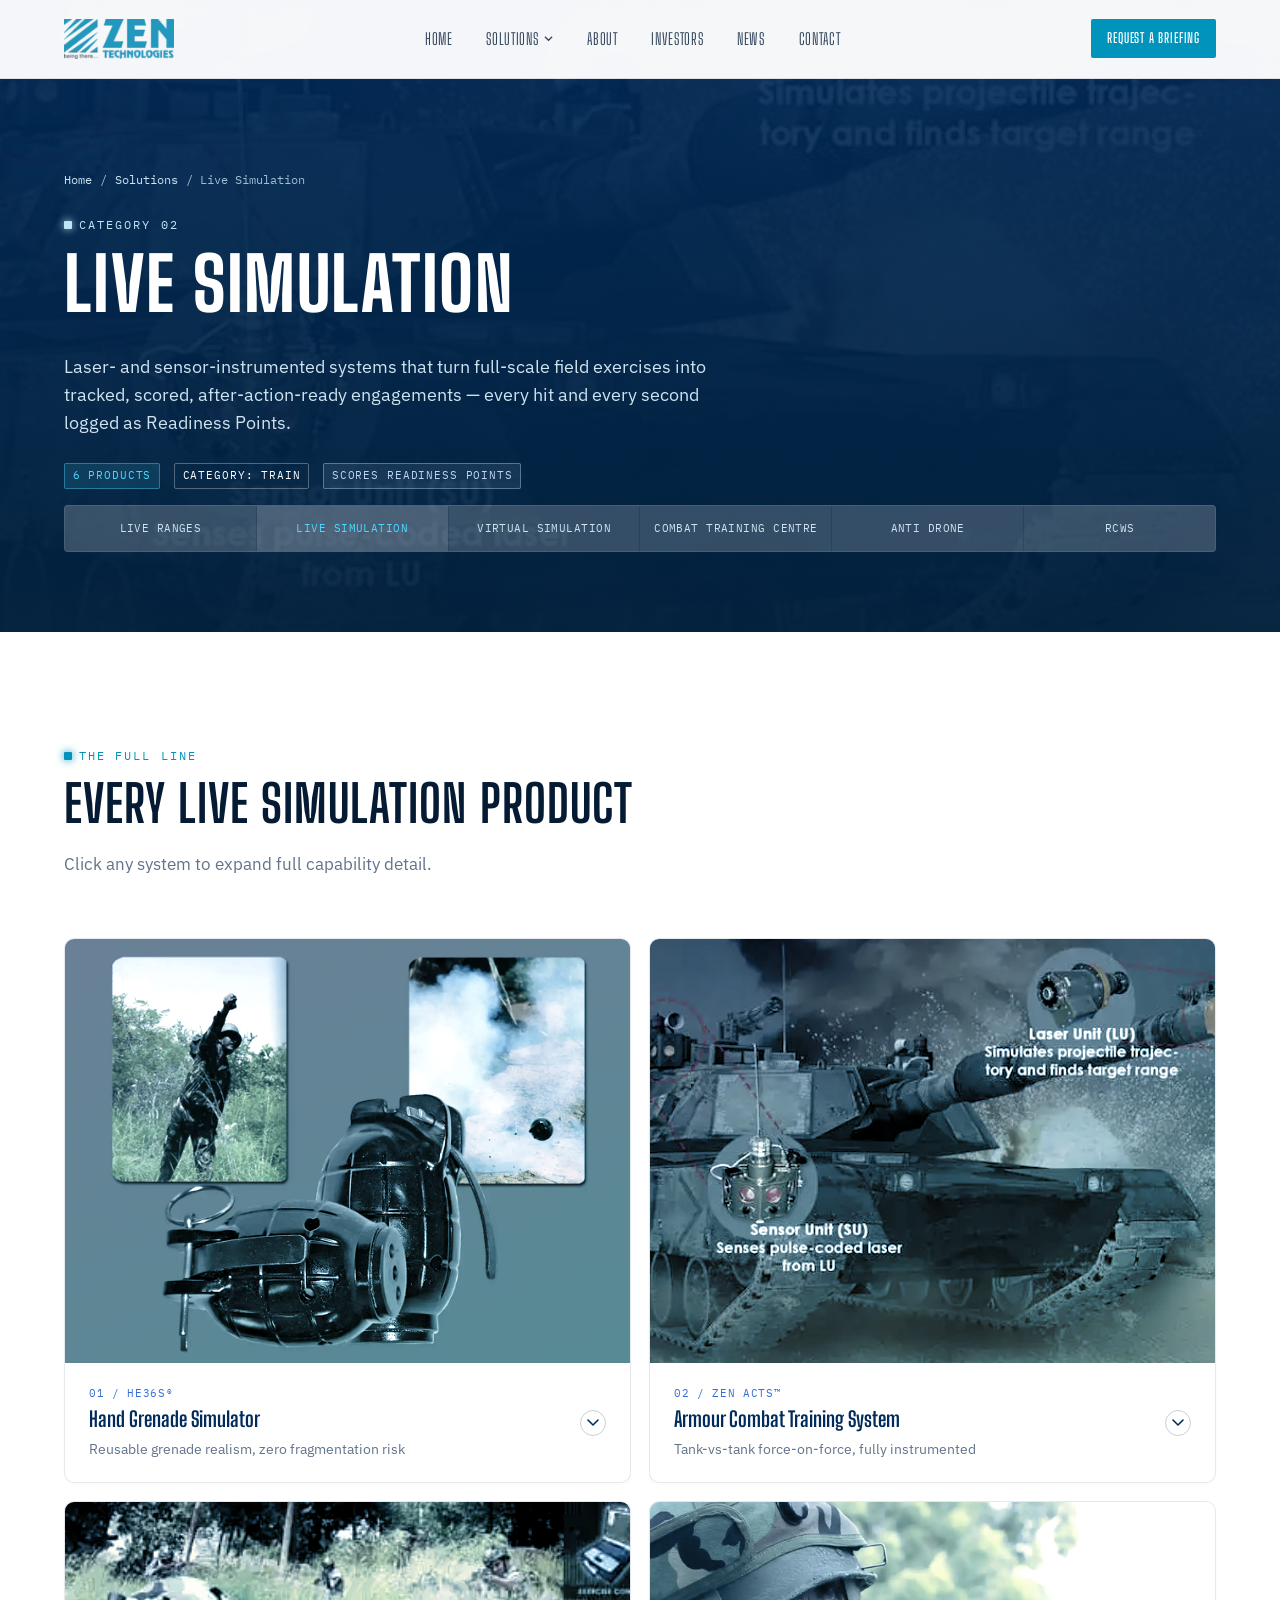
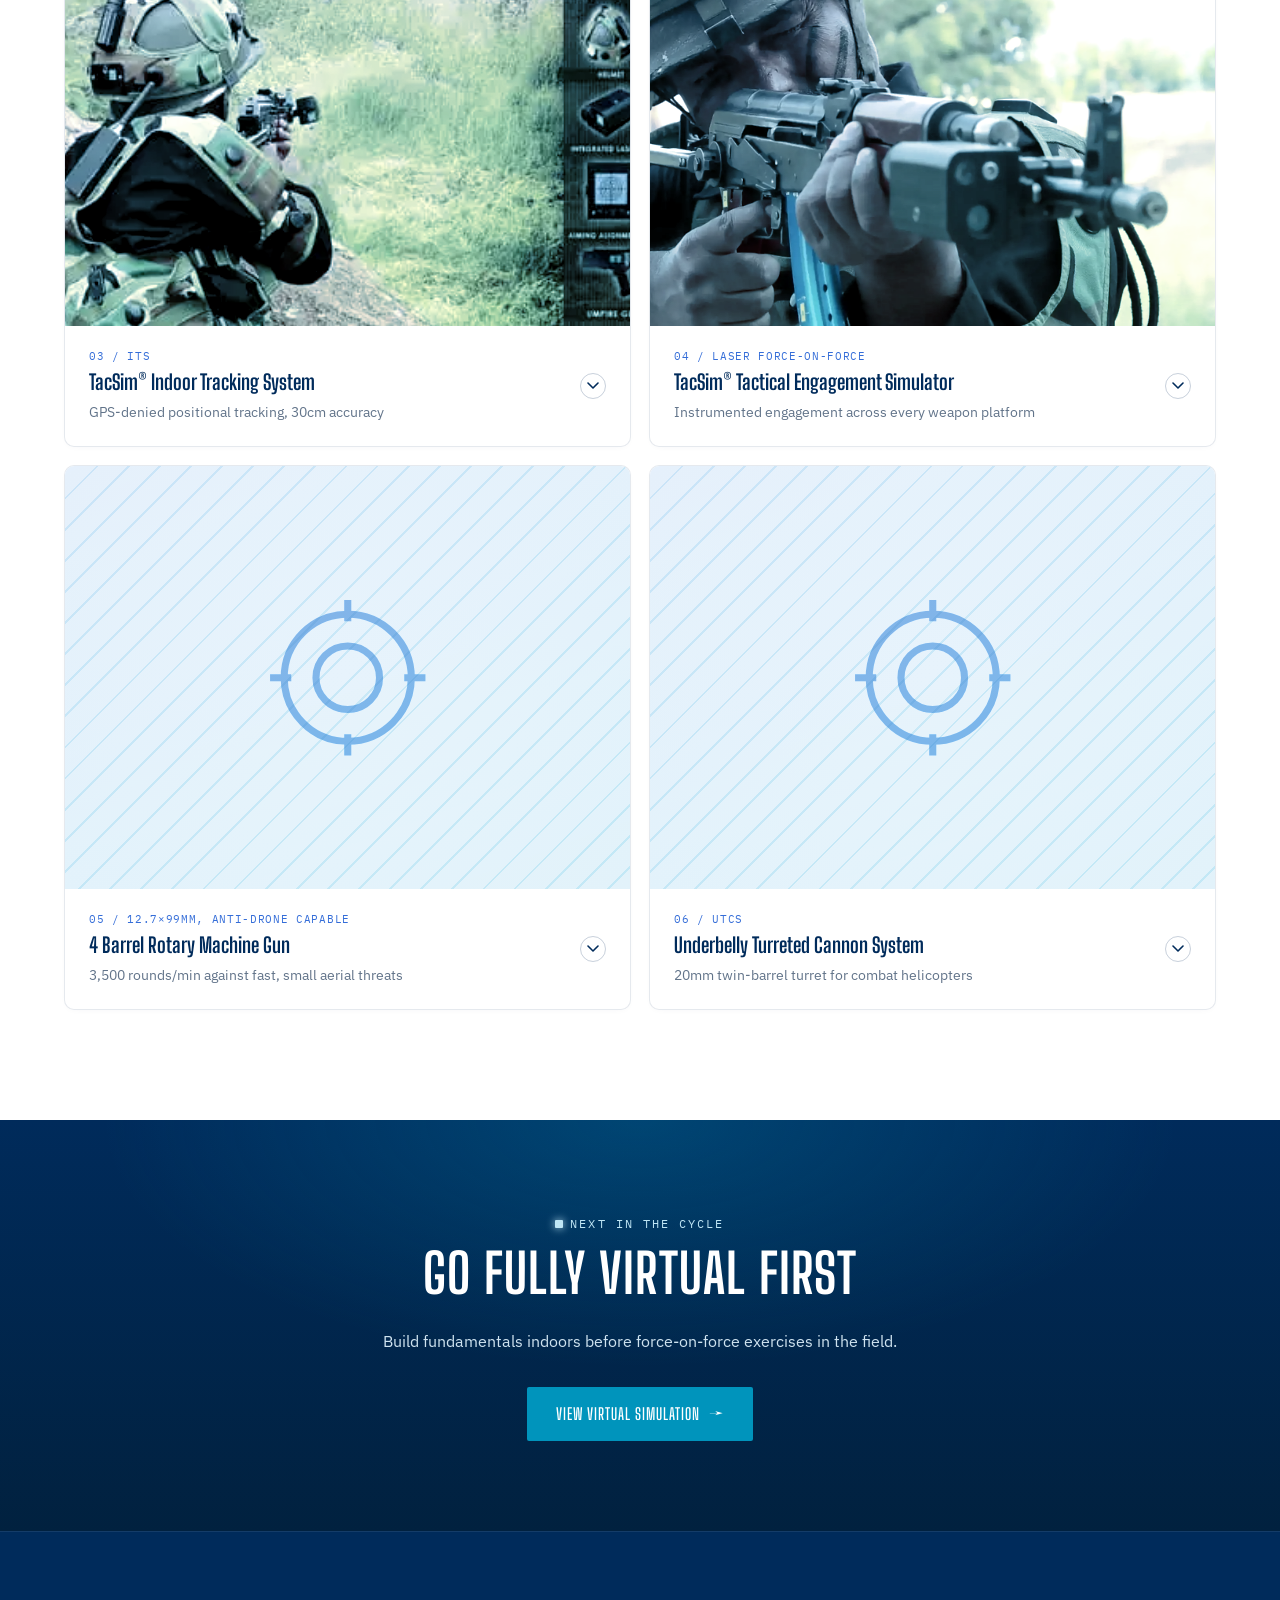
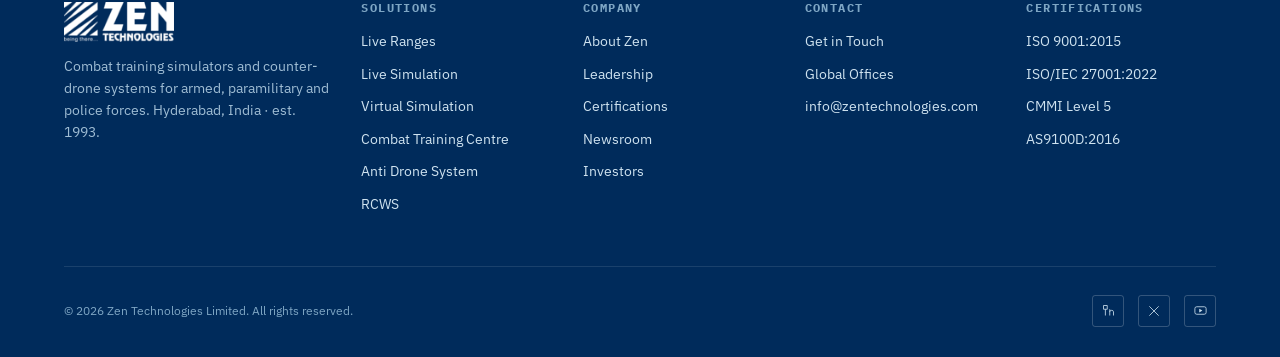
<file: products/live-simulation.html>
<!doctype html>
<html lang="en">
<head>
<meta charset="UTF-8" />
<meta name="viewport" content="width=device-width, initial-scale=1.0" />
<title>Live Simulation | Zen Technologies</title>
<meta name="description" content="Laser- and sensor-instrumented force-on-force training systems from Zen Technologies." />
<link rel="stylesheet" href="../assets/css/style.css" />
<link rel="icon" type="image/png" href="../assets/img/brand/zen-icon-512.png" />
</head>
<body>
<div class="grid-texture" aria-hidden="true"></div>

<header class="site-header">
  <div class="container">
    <a href="../index.html" class="brand">
      <img src="../assets/img/brand/zen-logo.webp" alt="Zen Technologies Limited" class="brand-logo">
    </a>
    <nav class="main-nav">
      <ul>
        <li><a href="../index.html">Home</a></li>
        <li class="has-mega active">
          <button aria-haspopup="true">Solutions <svg class="caret" viewBox="0 0 10 6" fill="none"><path d="M1 1L5 5L9 1" stroke="currentColor" stroke-width="1.4"/></svg></button>
          <div class="mega">
            <a href="live-ranges.html"><span class="mega-name">Live Ranges</span><span class="mega-desc">Instrumented live-fire infrastructure</span><span class="mega-count"><strong data-cat-count="live-ranges"></strong>Products</span></a>
            <a href="live-simulation.html"><span class="mega-name">Live Simulation</span><span class="mega-desc">Force-on-force, laser-instrumented</span><span class="mega-count"><strong data-cat-count="live-simulation"></strong>Products</span></a>
            <a href="virtual-simulation.html"><span class="mega-name">Virtual Simulation</span><span class="mega-desc">Indoor trainers, every crew position</span><span class="mega-count"><strong data-cat-count="virtual-simulation"></strong>Products</span></a>
            <a href="combat-training-centre.html"><span class="mega-name">Combat Training Centre</span><span class="mega-desc">One system, one readiness score</span><span class="mega-count"><strong data-cat-count="combat-training-centre"></strong>Product</span></a>
            <a href="anti-drone-system.html"><span class="mega-name">Anti Drone System</span><span class="mega-desc">Detect, track, identify, defeat</span><span class="mega-count"><strong data-cat-count="anti-drone-system"></strong>Modules</span></a>
            <a href="rcws.html"><span class="mega-name">RCWS</span><span class="mega-desc">Remote controlled weapon systems</span><span class="mega-count"><strong data-cat-count="rcws"></strong>Products</span></a>
          </div>
        </li>
        <li><a href="../about.html">About</a></li>
        <li><a href="../investors.html">Investors</a></li>
        <li><a href="../news.html">News</a></li>
        <li><a href="../contact.html">Contact</a></li>
      </ul>
    </nav>
    <div class="nav-cta">
      <a href="../contact.html" class="btn btn-primary small"><span class="full">Request a Briefing</span><span class="short">Contact</span></a>
      <button class="nav-toggle" aria-label="Toggle navigation"><span></span><span></span><span></span></button>
    </div>
  </div>
</header>
<div class="nav-scrim"></div>

<section class="page-hero">
  <div class="page-hero-photo" style="background-image: url('../assets/img/products/acts.webp');"></div>
  <div class="page-hero-tint"></div>
  <div class="container">
    <div class="breadcrumb"><a href="../index.html">Home</a> / <a href="../products.html">Solutions</a> / Live Simulation</div>
    <span class="eyebrow accent">Category 02</span>
    <h1>Live Simulation</h1>
    <p class="lede">Laser- and sensor-instrumented systems that turn full-scale field exercises into tracked, scored, after-action-ready engagements — every hit and every second logged as Readiness Points.</p>
    <div class="hero-meta">
      <span class="tag hud"><span data-cat-count="live-simulation"></span> Products</span>
      <span class="tag">Category: Train</span>
      <span class="tag steel">Scores Readiness Points</span>
    </div>
    <div class="cross-links">
      <a href="live-ranges.html">Live Ranges</a>
      <a href="live-simulation.html" class="active">Live Simulation</a>
      <a href="virtual-simulation.html">Virtual Simulation</a>
      <a href="combat-training-centre.html">Combat Training Centre</a>
      <a href="anti-drone-system.html">Anti Drone</a>
      <a href="rcws.html">RCWS</a>
    </div>
  </div>
</section>

<section>
  <div class="container">
    <div class="section-head reveal">
      <span class="eyebrow">The Full Line</span>
      <h2>Every Live Simulation Product</h2>
      <p>Click any system to expand full capability detail.</p>
    </div>
    <div class="product-grid" id="grid-live-simulation"></div>
  </div>
</section>

<section class="cta-banner">
  <div class="container reveal">
    <span class="eyebrow accent" style="justify-content:center;">Next In The Cycle</span>
    <h2>Go Fully Virtual First</h2>
    <p>Build fundamentals indoors before force-on-force exercises in the field.</p>
    <div class="cta-actions"><a href="virtual-simulation.html" class="btn btn-primary btn-arrow">View Virtual Simulation</a></div>
  </div>
</section>

<footer class="site-footer">
  <div class="container">
    <div class="footer-top">
      <div class="footer-brand">
        <a href="../index.html" class="brand" style="margin-bottom:14px;">
          <img src="../assets/img/brand/zen-logo.webp" alt="Zen Technologies Limited" class="brand-logo">
        </a>
        <p>Combat training simulators and counter-drone systems for armed, paramilitary and police forces. Hyderabad, India · est. 1993.</p>
      </div>
      <div class="footer-col">
        <h4>Solutions</h4>
        <ul>
          <li><a href="live-ranges.html">Live Ranges</a></li>
          <li><a href="live-simulation.html">Live Simulation</a></li>
          <li><a href="virtual-simulation.html">Virtual Simulation</a></li>
          <li><a href="combat-training-centre.html">Combat Training Centre</a></li>
          <li><a href="anti-drone-system.html">Anti Drone System</a></li>
          <li><a href="rcws.html">RCWS</a></li>
        </ul>
      </div>
      <div class="footer-col">
        <h4>Company</h4>
        <ul>
          <li><a href="../about.html">About Zen</a></li>
          <li><a href="../about.html#leadership">Leadership</a></li>
          <li><a href="../about.html#certifications">Certifications</a></li>
          <li><a href="../news.html">Newsroom</a></li>
          <li><a href="../investors.html">Investors</a></li>
        </ul>
      </div>
      <div class="footer-col">
        <h4>Contact</h4>
        <ul>
          <li><a href="../contact.html">Get in Touch</a></li>
          <li><a href="../contact.html#offices">Global Offices</a></li>
          <li><a href="mailto:info@zentechnologies.com">info@zentechnologies.com</a></li>
        </ul>
      </div>
      <div class="footer-col">
        <h4>Certifications</h4>
        <ul>
          <li>ISO 9001:2015</li>
          <li>ISO/IEC 27001:2022</li>
          <li>CMMI Level 5</li>
          <li>AS9100D:2016</li>
        </ul>
      </div>
    </div>
    <div class="footer-bottom">
      <span>© <span data-year></span> Zen Technologies Limited. All rights reserved.</span>
      <div class="socials">
        <a href="#" aria-label="LinkedIn"><svg width="15" height="15" viewBox="0 0 24 24" fill="none"><path d="M4 4H10V10H4V4Z" stroke="currentColor" stroke-width="1.3"/><path d="M14 10V20M14 14C14 11 20 11 20 14V20" stroke="currentColor" stroke-width="1.3"/><path d="M7 10V20" stroke="currentColor" stroke-width="1.3"/></svg></a>
        <a href="#" aria-label="X"><svg width="14" height="14" viewBox="0 0 24 24" fill="none"><path d="M4 4L20 20M20 4L4 20" stroke="currentColor" stroke-width="1.4"/></svg></a>
        <a href="#" aria-label="YouTube"><svg width="15" height="15" viewBox="0 0 24 24" fill="none"><rect x="3" y="6" width="18" height="12" rx="3" stroke="currentColor" stroke-width="1.3"/><path d="M10 9L15 12L10 15V9Z" fill="currentColor"/></svg></a>
      </div>
    </div>
  </div>
</footer>

<button class="to-top" aria-label="Back to top"><svg width="16" height="16" viewBox="0 0 16 16" fill="none"><path d="M8 13V3M3 7L8 2L13 7" stroke="currentColor" stroke-width="1.5" stroke-linecap="round" stroke-linejoin="round"/></svg></button>

<script src="../assets/js/products-data.js"></script>
<script src="../assets/js/main.js"></script>
<script>document.addEventListener('DOMContentLoaded', function () { window.ZenSite.renderProductGrid('grid-live-simulation', 'live-simulation', '../'); });</script>
</body>
</html>
</file>
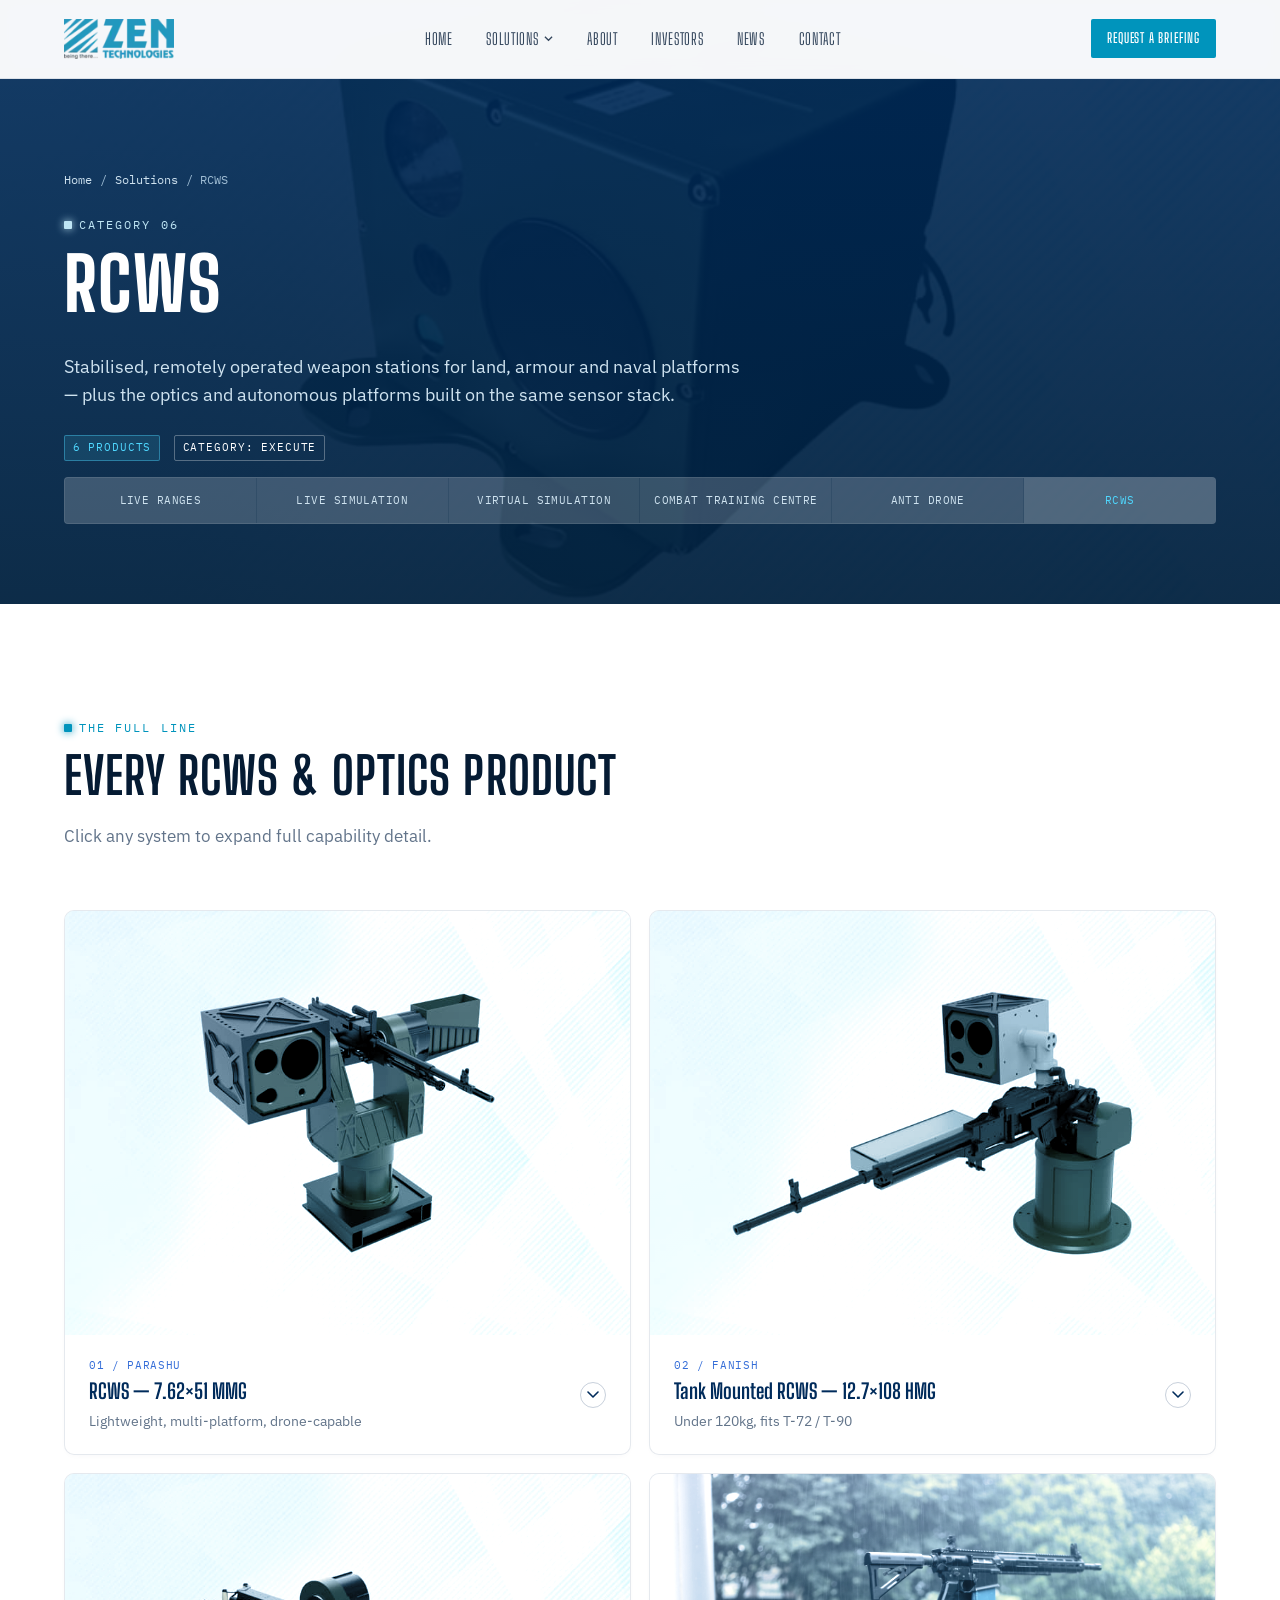
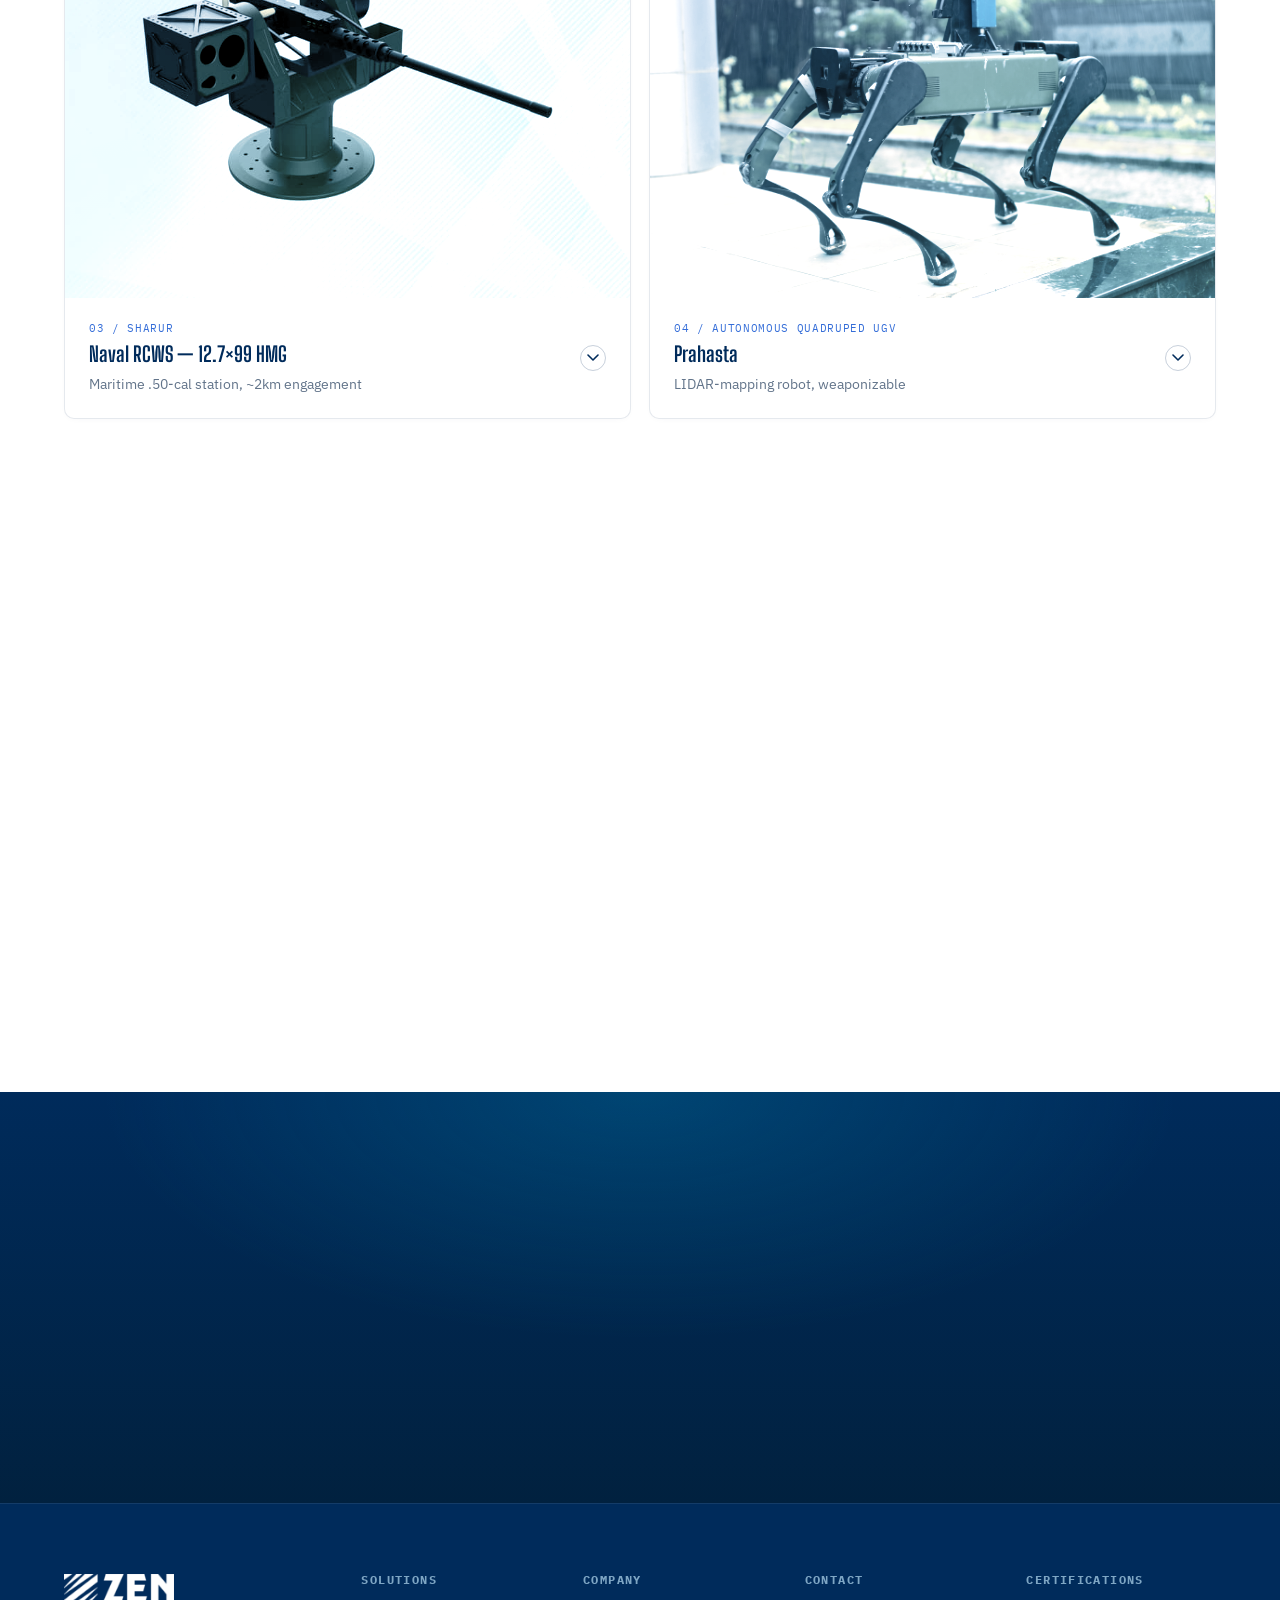
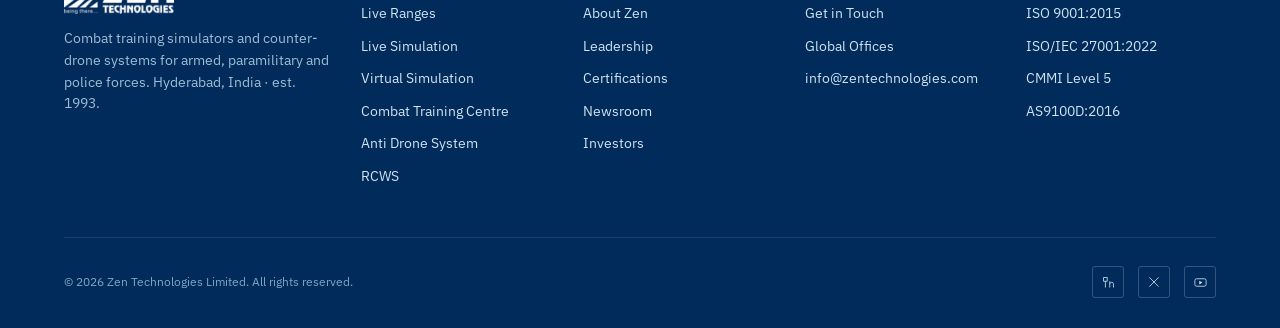
<file: products/rcws.html>
<!doctype html>
<html lang="en">
<head>
<meta charset="UTF-8" />
<meta name="viewport" content="width=device-width, initial-scale=1.0" />
<title>RCWS | Zen Technologies</title>
<meta name="description" content="Remote Controlled Weapon Systems from Zen Technologies for land, armour and naval platforms." />
<link rel="stylesheet" href="../assets/css/style.css" />
<link rel="icon" type="image/png" href="../assets/img/brand/zen-icon-512.png" />
</head>
<body>
<div class="grid-texture" aria-hidden="true"></div>

<header class="site-header">
  <div class="container">
    <a href="../index.html" class="brand">
      <img src="../assets/img/brand/zen-logo.webp" alt="Zen Technologies Limited" class="brand-logo">
    </a>
    <nav class="main-nav">
      <ul>
        <li><a href="../index.html">Home</a></li>
        <li class="has-mega active">
          <button aria-haspopup="true">Solutions <svg class="caret" viewBox="0 0 10 6" fill="none"><path d="M1 1L5 5L9 1" stroke="currentColor" stroke-width="1.4"/></svg></button>
          <div class="mega">
            <a href="live-ranges.html"><span class="mega-name">Live Ranges</span><span class="mega-desc">Instrumented live-fire infrastructure</span><span class="mega-count"><strong data-cat-count="live-ranges"></strong>Products</span></a>
            <a href="live-simulation.html"><span class="mega-name">Live Simulation</span><span class="mega-desc">Force-on-force, laser-instrumented</span><span class="mega-count"><strong data-cat-count="live-simulation"></strong>Products</span></a>
            <a href="virtual-simulation.html"><span class="mega-name">Virtual Simulation</span><span class="mega-desc">Indoor trainers, every crew position</span><span class="mega-count"><strong data-cat-count="virtual-simulation"></strong>Products</span></a>
            <a href="combat-training-centre.html"><span class="mega-name">Combat Training Centre</span><span class="mega-desc">One system, one readiness score</span><span class="mega-count"><strong data-cat-count="combat-training-centre"></strong>Product</span></a>
            <a href="anti-drone-system.html"><span class="mega-name">Anti Drone System</span><span class="mega-desc">Detect, track, identify, defeat</span><span class="mega-count"><strong data-cat-count="anti-drone-system"></strong>Modules</span></a>
            <a href="rcws.html"><span class="mega-name">RCWS</span><span class="mega-desc">Remote controlled weapon systems</span><span class="mega-count"><strong data-cat-count="rcws"></strong>Products</span></a>
          </div>
        </li>
        <li><a href="../about.html">About</a></li>
        <li><a href="../investors.html">Investors</a></li>
        <li><a href="../news.html">News</a></li>
        <li><a href="../contact.html">Contact</a></li>
      </ul>
    </nav>
    <div class="nav-cta">
      <a href="../contact.html" class="btn btn-primary small"><span class="full">Request a Briefing</span><span class="short">Contact</span></a>
      <button class="nav-toggle" aria-label="Toggle navigation"><span></span><span></span><span></span></button>
    </div>
  </div>
</header>
<div class="nav-scrim"></div>

<section class="page-hero">
  <div class="page-hero-photo" style="background-image: url('../assets/img/products/durgam.jpg');"></div>
  <div class="page-hero-tint"></div>
  <div class="container">
    <div class="breadcrumb"><a href="../index.html">Home</a> / <a href="../products.html">Solutions</a> / RCWS</div>
    <span class="eyebrow accent">Category 06</span>
    <h1>RCWS</h1>
    <p class="lede">Stabilised, remotely operated weapon stations for land, armour and naval platforms — plus the optics and autonomous platforms built on the same sensor stack.</p>
    <div class="hero-meta">
      <span class="tag hud"><span data-cat-count="rcws"></span> Products</span>
      <span class="tag">Category: Execute</span>
    </div>
    <div class="cross-links">
      <a href="live-ranges.html">Live Ranges</a>
      <a href="live-simulation.html">Live Simulation</a>
      <a href="virtual-simulation.html">Virtual Simulation</a>
      <a href="combat-training-centre.html">Combat Training Centre</a>
      <a href="anti-drone-system.html">Anti Drone</a>
      <a href="rcws.html" class="active">RCWS</a>
    </div>
  </div>
</section>

<section>
  <div class="container">
    <div class="section-head reveal">
      <span class="eyebrow">The Full Line</span>
      <h2>Every RCWS &amp; Optics Product</h2>
      <p>Click any system to expand full capability detail.</p>
    </div>
    <div class="product-grid" id="grid-rcws"></div>
  </div>
</section>

<section class="cta-banner">
  <div class="container reveal">
    <span class="eyebrow accent" style="justify-content:center;">Close The Loop</span>
    <h2>Fielded Systems Feed The Next Plan</h2>
    <p>Every engagement RCWS logs feeds straight back into readiness scoring.</p>
    <div class="cta-actions"><a href="combat-training-centre.html" class="btn btn-primary btn-arrow">See The Cycle</a></div>
  </div>
</section>

<footer class="site-footer">
  <div class="container">
    <div class="footer-top">
      <div class="footer-brand">
        <a href="../index.html" class="brand" style="margin-bottom:14px;">
          <img src="../assets/img/brand/zen-logo.webp" alt="Zen Technologies Limited" class="brand-logo">
        </a>
        <p>Combat training simulators and counter-drone systems for armed, paramilitary and police forces. Hyderabad, India · est. 1993.</p>
      </div>
      <div class="footer-col">
        <h4>Solutions</h4>
        <ul>
          <li><a href="live-ranges.html">Live Ranges</a></li>
          <li><a href="live-simulation.html">Live Simulation</a></li>
          <li><a href="virtual-simulation.html">Virtual Simulation</a></li>
          <li><a href="combat-training-centre.html">Combat Training Centre</a></li>
          <li><a href="anti-drone-system.html">Anti Drone System</a></li>
          <li><a href="rcws.html">RCWS</a></li>
        </ul>
      </div>
      <div class="footer-col">
        <h4>Company</h4>
        <ul>
          <li><a href="../about.html">About Zen</a></li>
          <li><a href="../about.html#leadership">Leadership</a></li>
          <li><a href="../about.html#certifications">Certifications</a></li>
          <li><a href="../news.html">Newsroom</a></li>
          <li><a href="../investors.html">Investors</a></li>
        </ul>
      </div>
      <div class="footer-col">
        <h4>Contact</h4>
        <ul>
          <li><a href="../contact.html">Get in Touch</a></li>
          <li><a href="../contact.html#offices">Global Offices</a></li>
          <li><a href="mailto:info@zentechnologies.com">info@zentechnologies.com</a></li>
        </ul>
      </div>
      <div class="footer-col">
        <h4>Certifications</h4>
        <ul>
          <li>ISO 9001:2015</li>
          <li>ISO/IEC 27001:2022</li>
          <li>CMMI Level 5</li>
          <li>AS9100D:2016</li>
        </ul>
      </div>
    </div>
    <div class="footer-bottom">
      <span>© <span data-year></span> Zen Technologies Limited. All rights reserved.</span>
      <div class="socials">
        <a href="#" aria-label="LinkedIn"><svg width="15" height="15" viewBox="0 0 24 24" fill="none"><path d="M4 4H10V10H4V4Z" stroke="currentColor" stroke-width="1.3"/><path d="M14 10V20M14 14C14 11 20 11 20 14V20" stroke="currentColor" stroke-width="1.3"/><path d="M7 10V20" stroke="currentColor" stroke-width="1.3"/></svg></a>
        <a href="#" aria-label="X"><svg width="14" height="14" viewBox="0 0 24 24" fill="none"><path d="M4 4L20 20M20 4L4 20" stroke="currentColor" stroke-width="1.4"/></svg></a>
        <a href="#" aria-label="YouTube"><svg width="15" height="15" viewBox="0 0 24 24" fill="none"><rect x="3" y="6" width="18" height="12" rx="3" stroke="currentColor" stroke-width="1.3"/><path d="M10 9L15 12L10 15V9Z" fill="currentColor"/></svg></a>
      </div>
    </div>
  </div>
</footer>

<button class="to-top" aria-label="Back to top"><svg width="16" height="16" viewBox="0 0 16 16" fill="none"><path d="M8 13V3M3 7L8 2L13 7" stroke="currentColor" stroke-width="1.5" stroke-linecap="round" stroke-linejoin="round"/></svg></button>

<script src="../assets/js/products-data.js"></script>
<script src="../assets/js/main.js"></script>
<script>document.addEventListener('DOMContentLoaded', function () { window.ZenSite.renderProductGrid('grid-rcws', 'rcws', '../'); });</script>
</body>
</html>
</file>
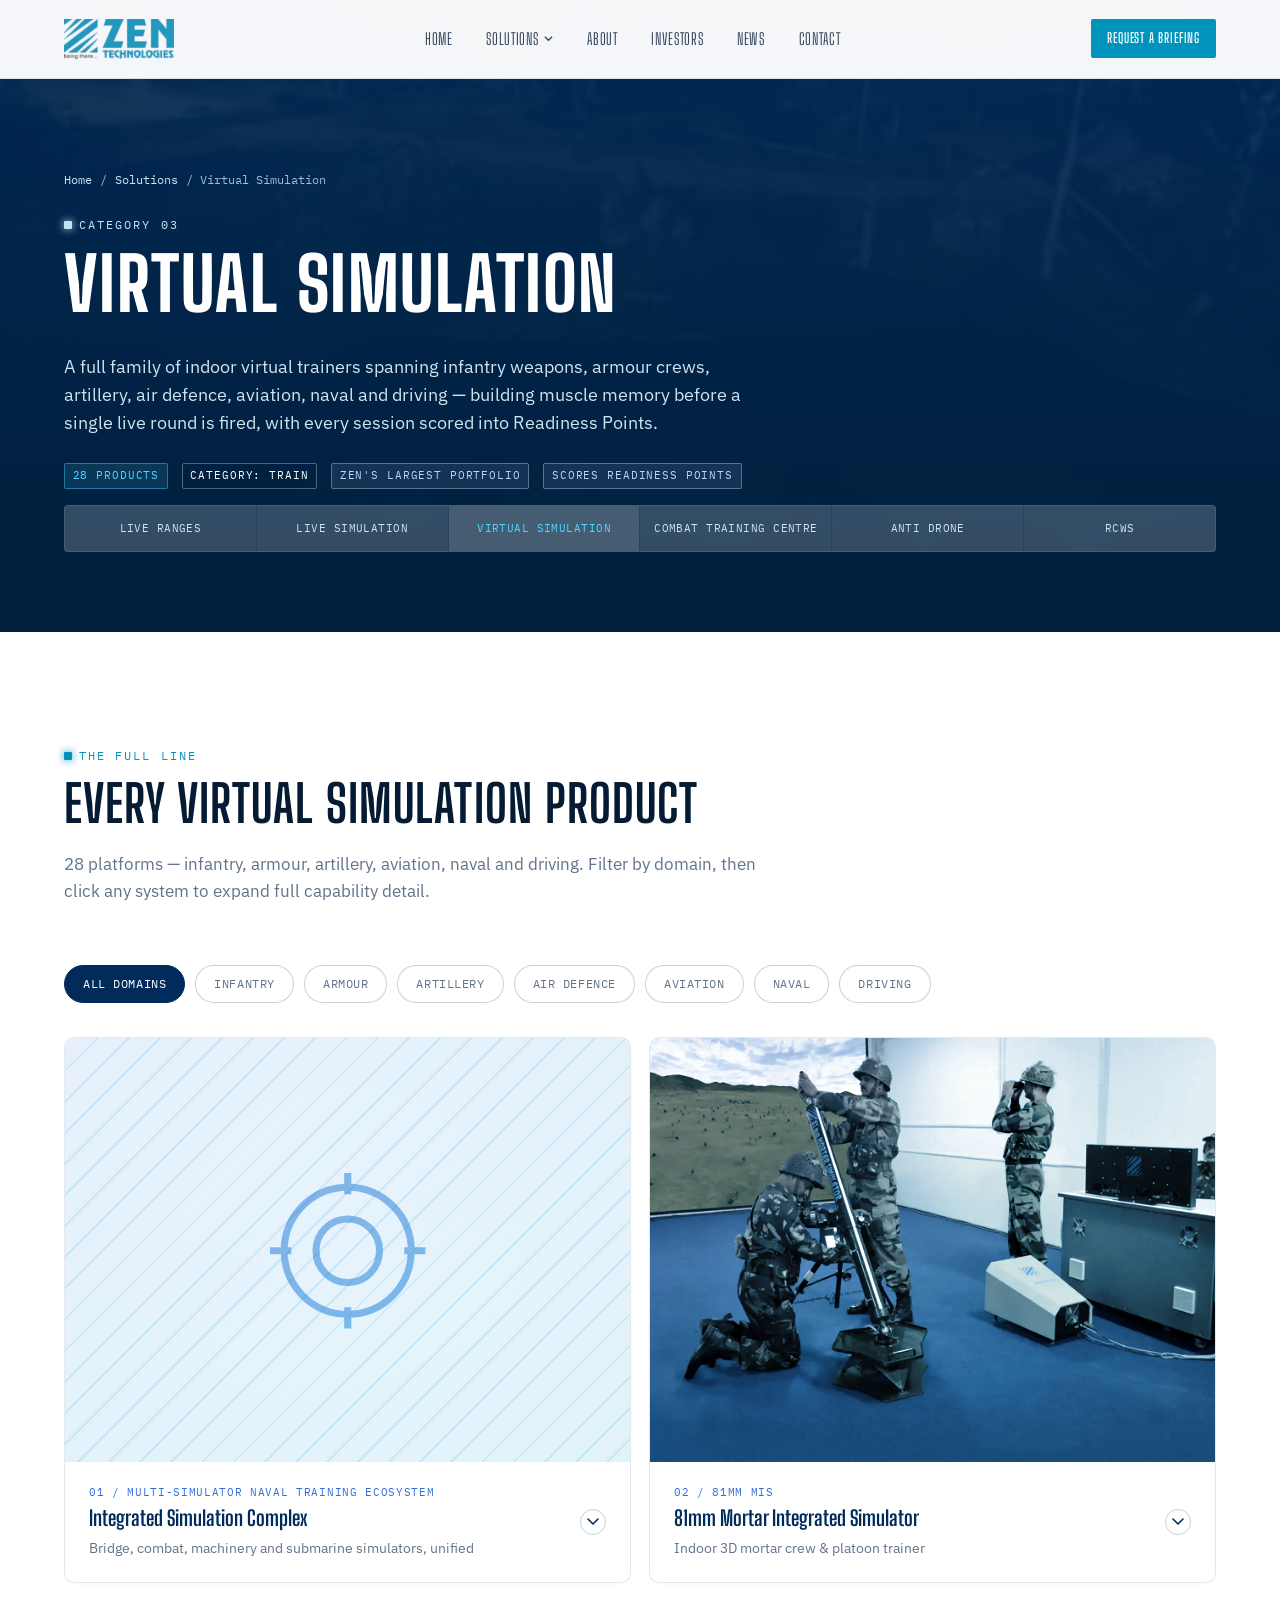
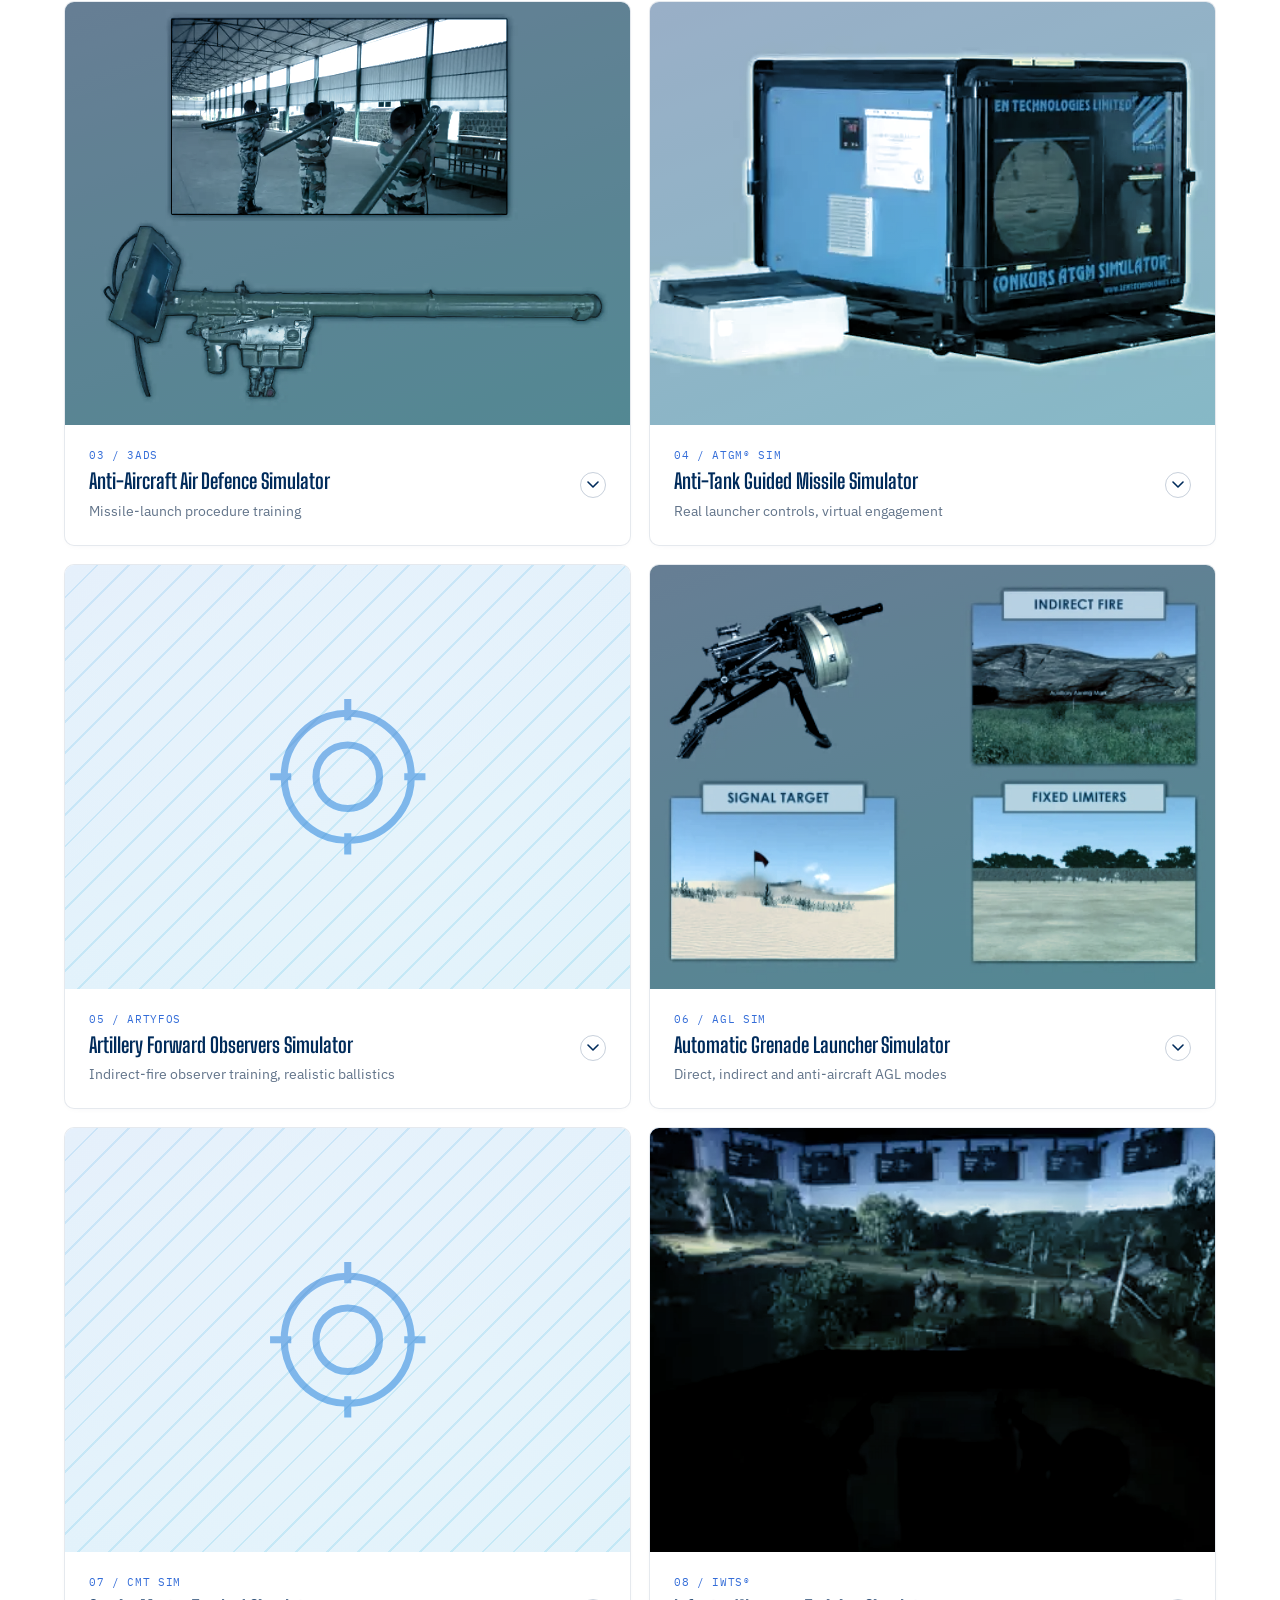
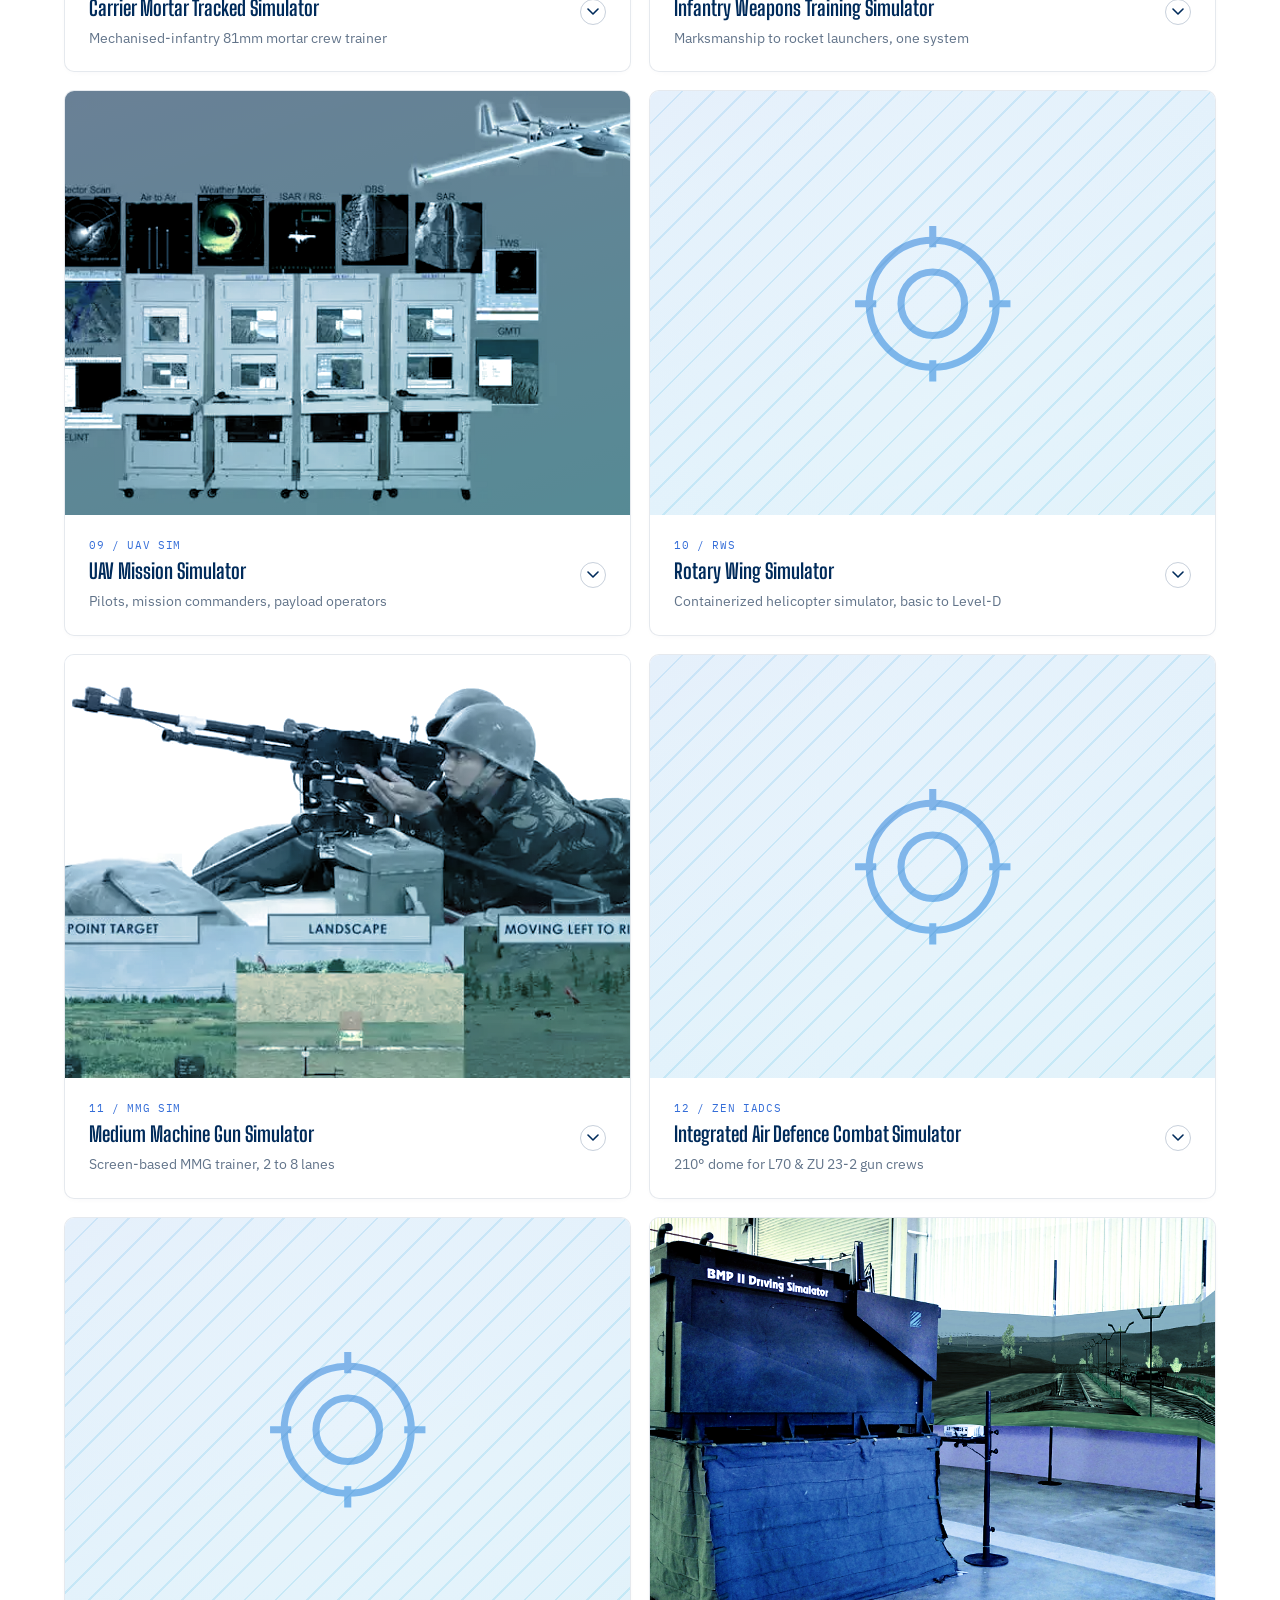
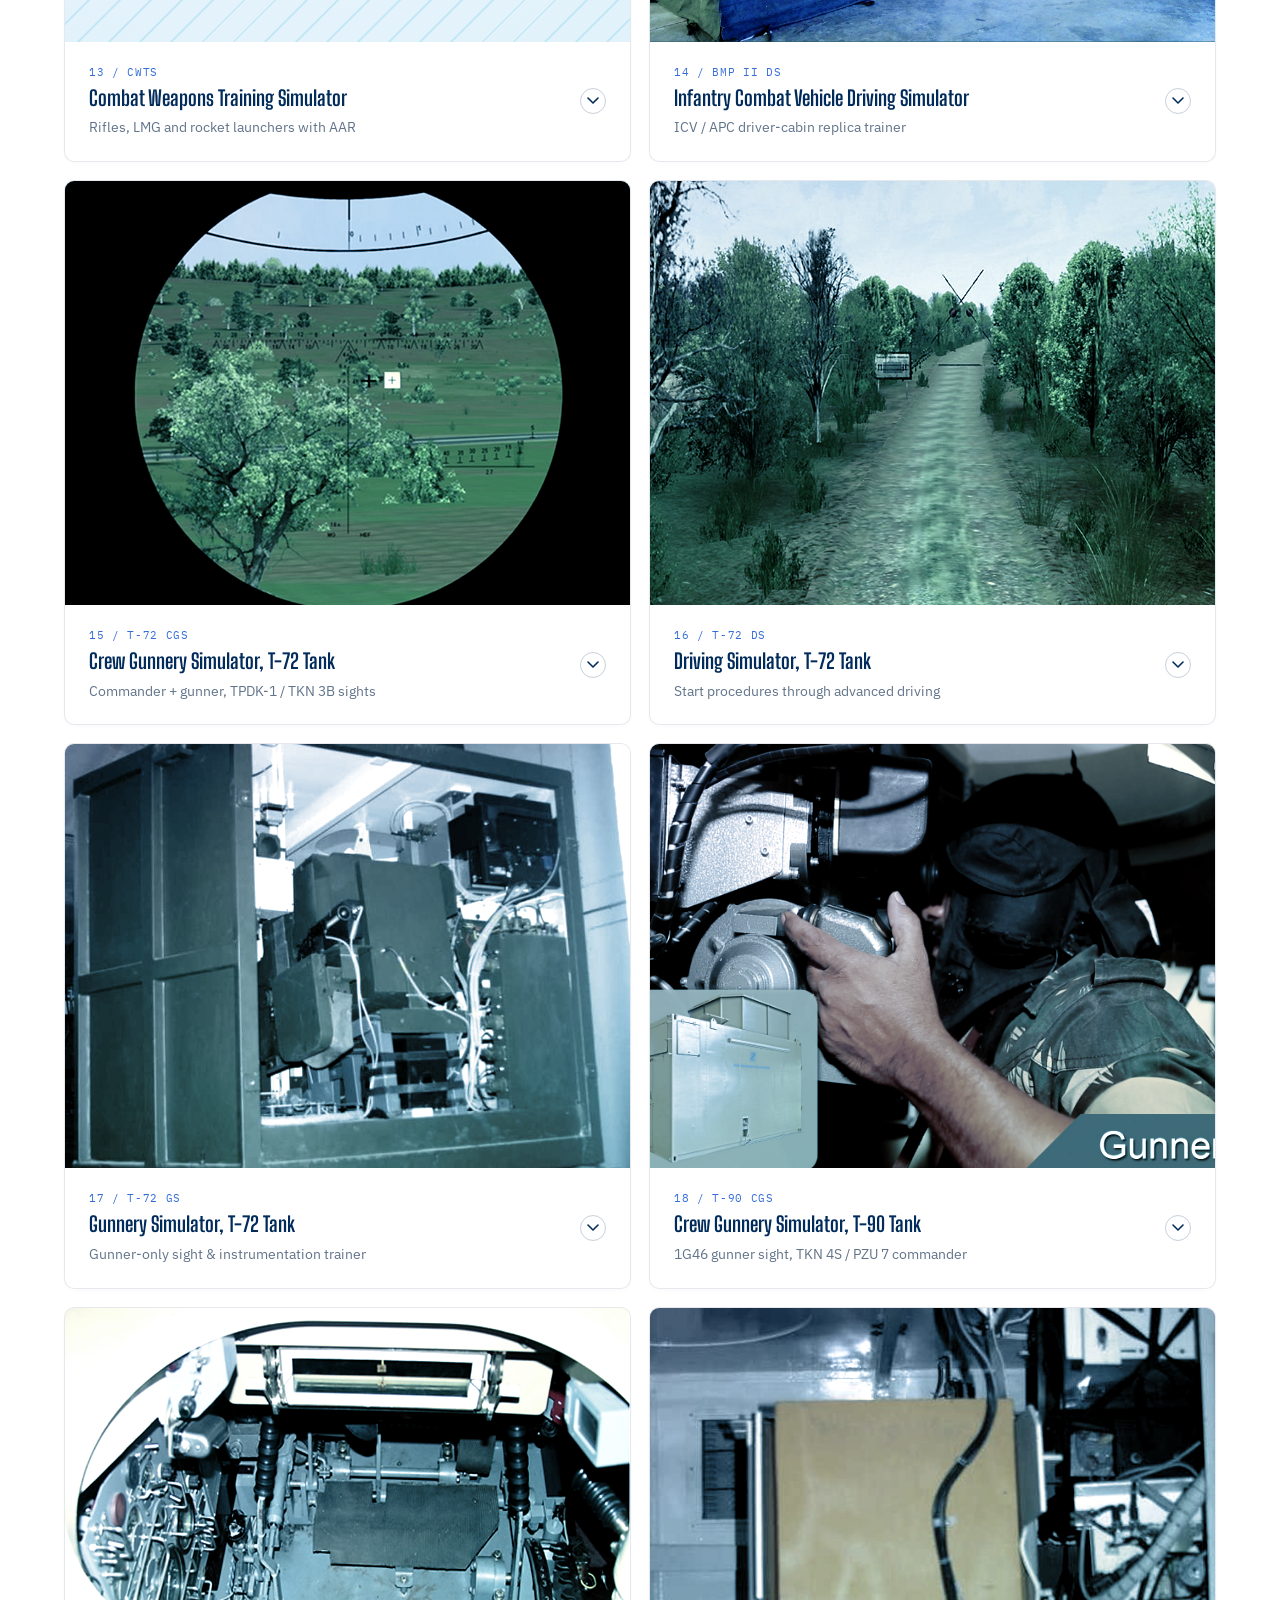
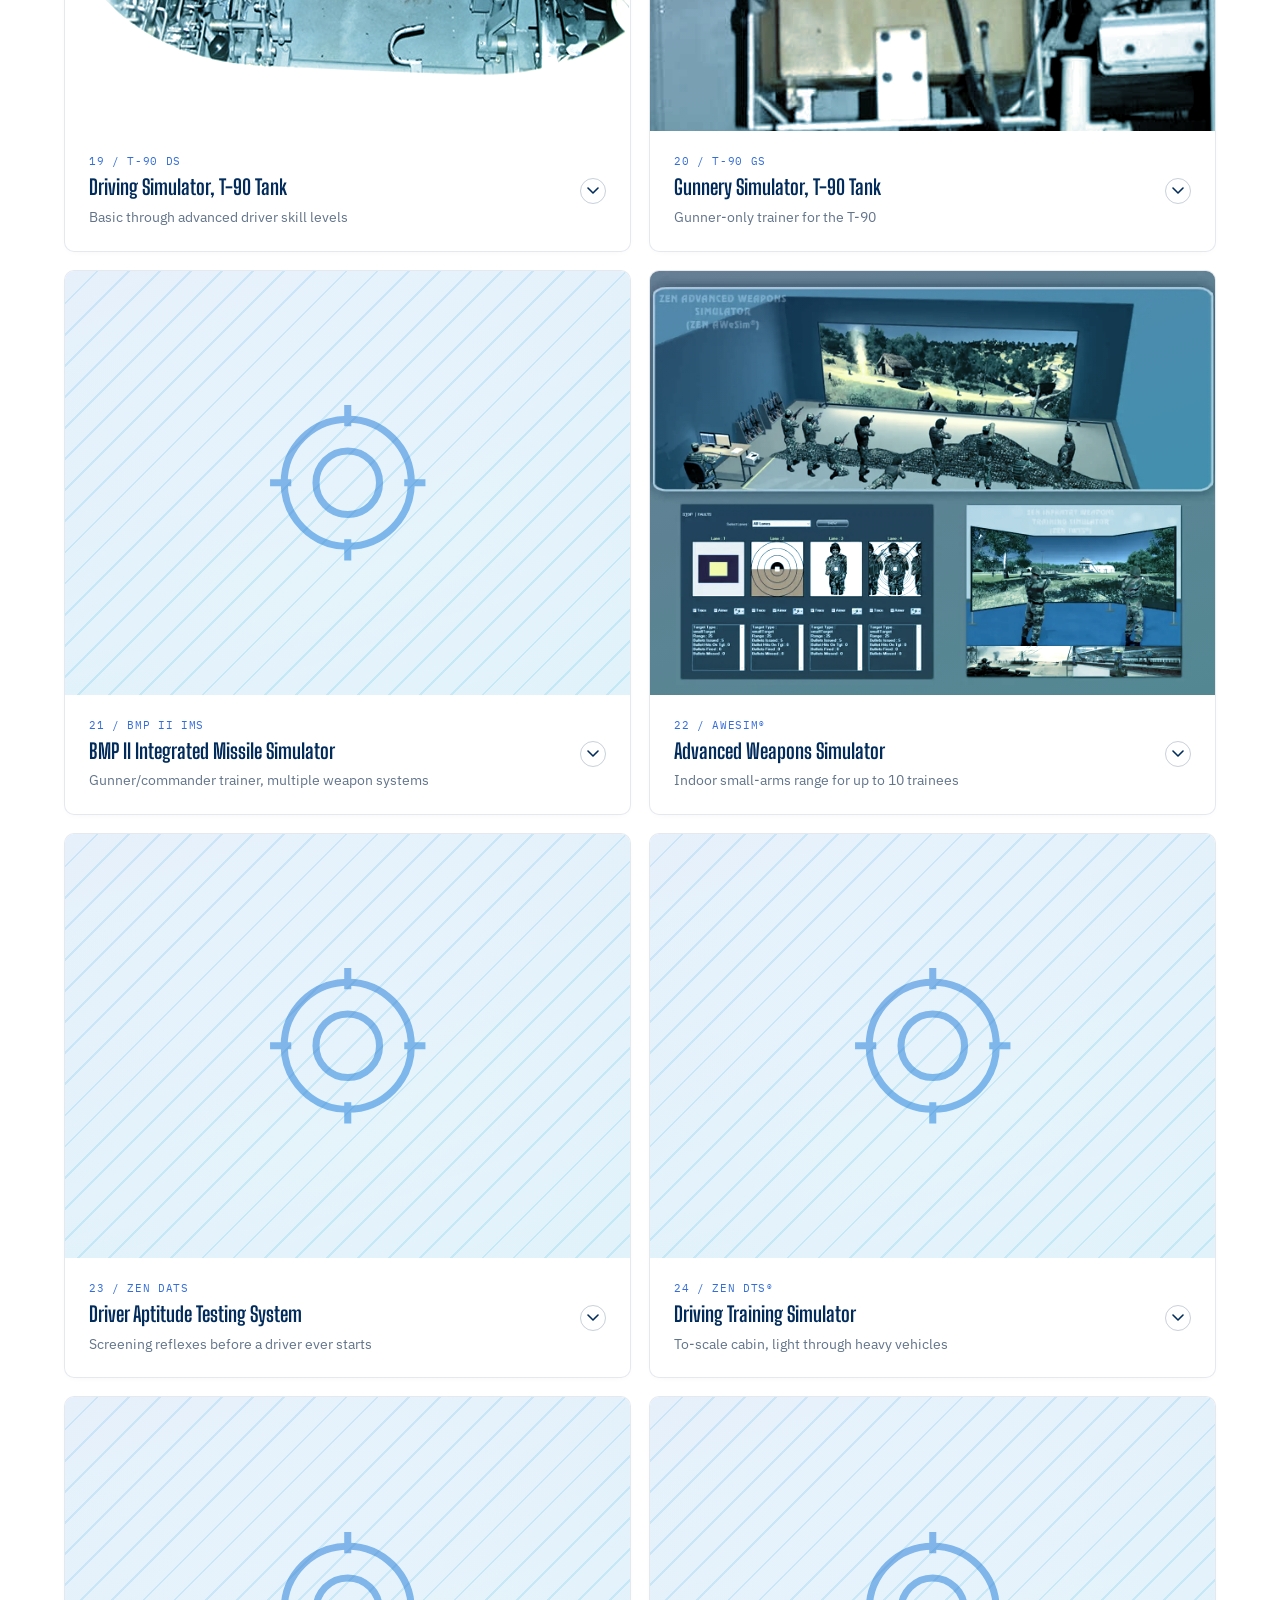
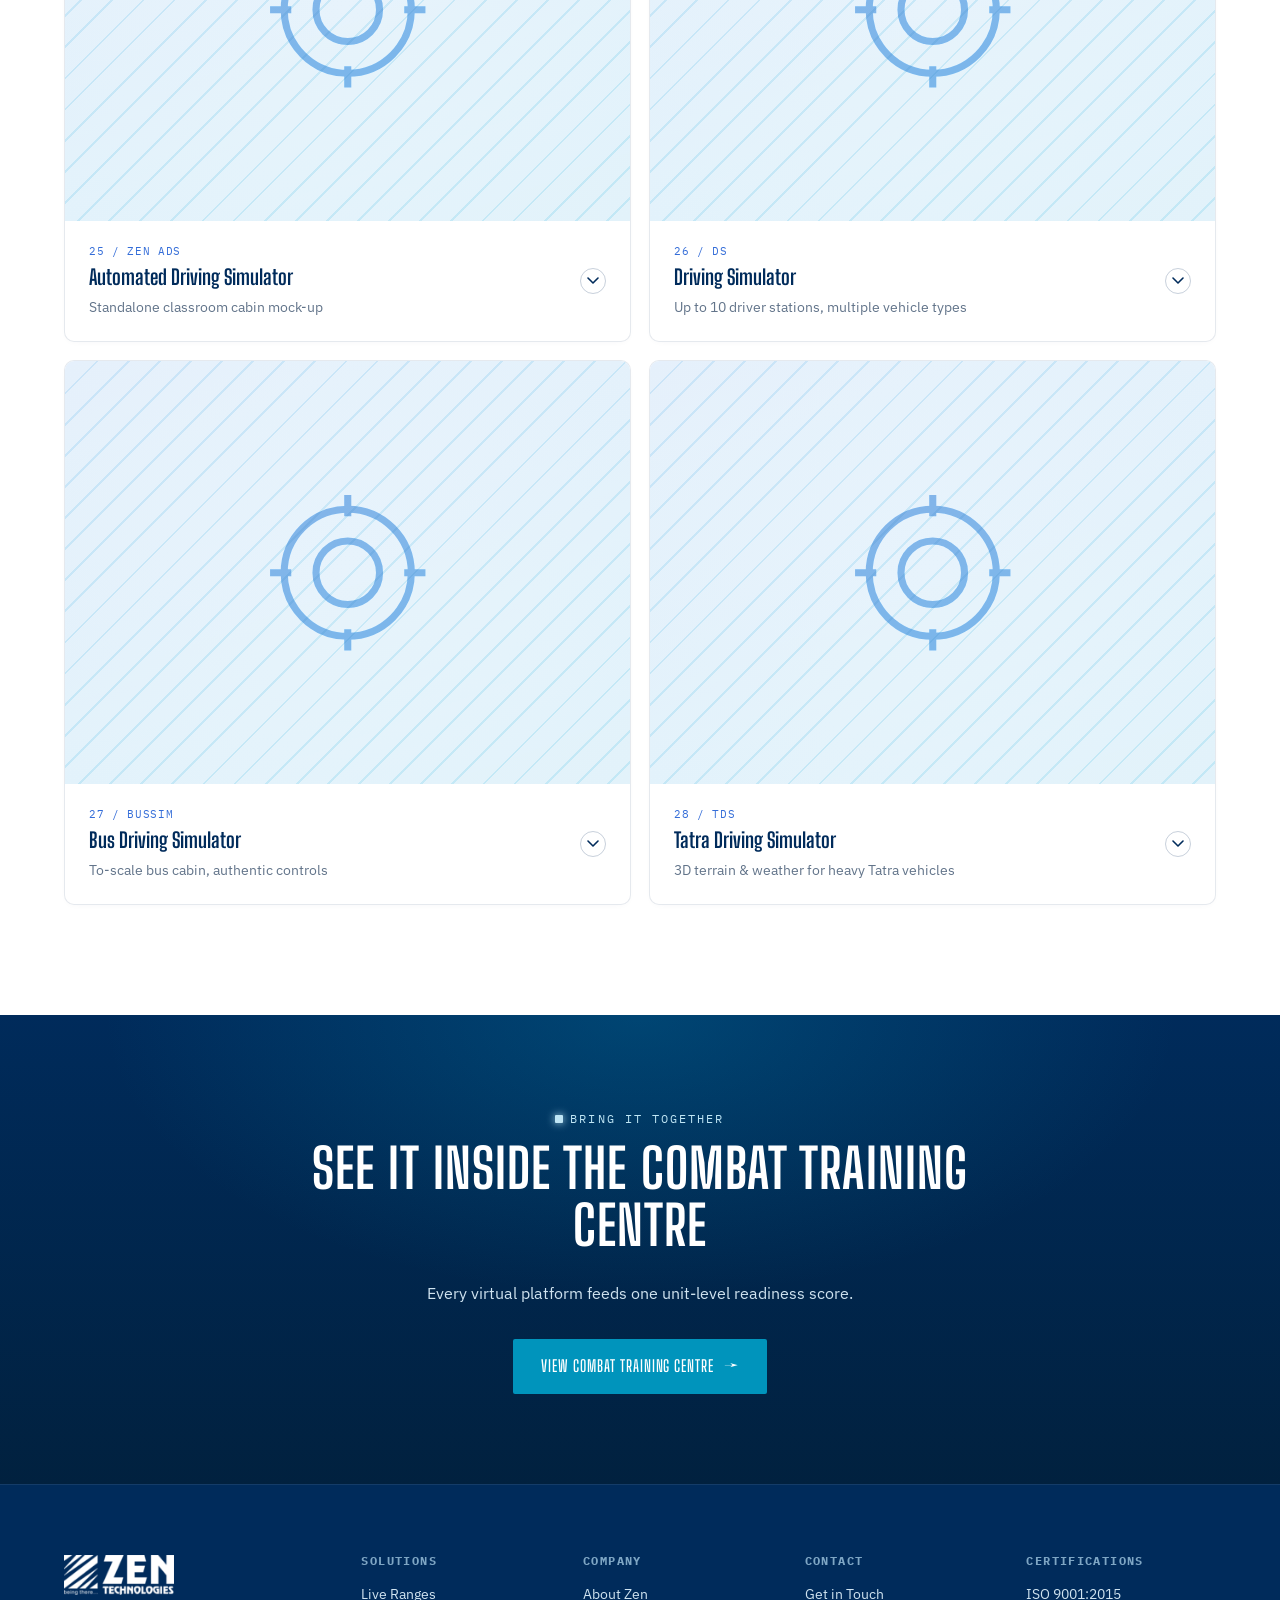
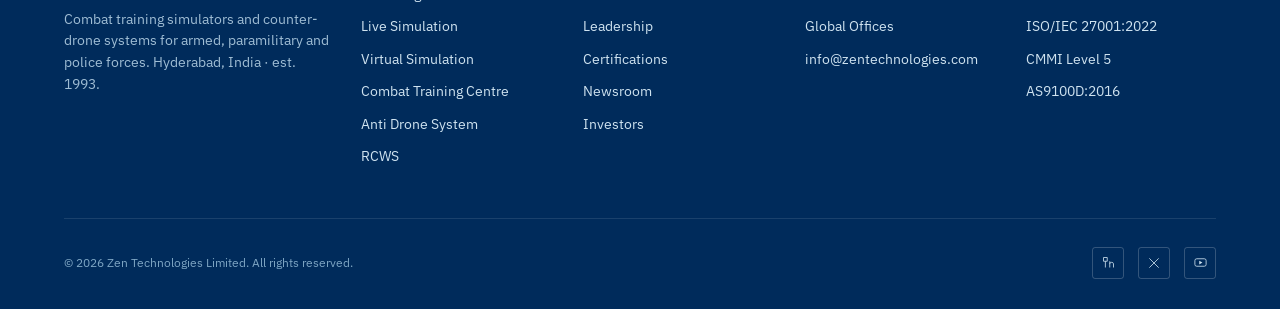
<file: products/virtual-simulation.html>
<!doctype html>
<html lang="en">
<head>
<meta charset="UTF-8" />
<meta name="viewport" content="width=device-width, initial-scale=1.0" />
<title>Virtual Simulation | Zen Technologies</title>
<meta name="description" content="Indoor virtual trainers from Zen Technologies covering infantry, armour, artillery, aviation and driving." />
<link rel="stylesheet" href="../assets/css/style.css" />
<link rel="icon" type="image/png" href="../assets/img/brand/zen-icon-512.png" />
</head>
<body>
<div class="grid-texture" aria-hidden="true"></div>

<header class="site-header">
  <div class="container">
    <a href="../index.html" class="brand">
      <img src="../assets/img/brand/zen-logo.webp" alt="Zen Technologies Limited" class="brand-logo">
    </a>
    <nav class="main-nav">
      <ul>
        <li><a href="../index.html">Home</a></li>
        <li class="has-mega active">
          <button aria-haspopup="true">Solutions <svg class="caret" viewBox="0 0 10 6" fill="none"><path d="M1 1L5 5L9 1" stroke="currentColor" stroke-width="1.4"/></svg></button>
          <div class="mega">
            <a href="live-ranges.html"><span class="mega-name">Live Ranges</span><span class="mega-desc">Instrumented live-fire infrastructure</span><span class="mega-count"><strong data-cat-count="live-ranges"></strong>Products</span></a>
            <a href="live-simulation.html"><span class="mega-name">Live Simulation</span><span class="mega-desc">Force-on-force, laser-instrumented</span><span class="mega-count"><strong data-cat-count="live-simulation"></strong>Products</span></a>
            <a href="virtual-simulation.html"><span class="mega-name">Virtual Simulation</span><span class="mega-desc">Indoor trainers, every crew position</span><span class="mega-count"><strong data-cat-count="virtual-simulation"></strong>Products</span></a>
            <a href="combat-training-centre.html"><span class="mega-name">Combat Training Centre</span><span class="mega-desc">One system, one readiness score</span><span class="mega-count"><strong data-cat-count="combat-training-centre"></strong>Product</span></a>
            <a href="anti-drone-system.html"><span class="mega-name">Anti Drone System</span><span class="mega-desc">Detect, track, identify, defeat</span><span class="mega-count"><strong data-cat-count="anti-drone-system"></strong>Modules</span></a>
            <a href="rcws.html"><span class="mega-name">RCWS</span><span class="mega-desc">Remote controlled weapon systems</span><span class="mega-count"><strong data-cat-count="rcws"></strong>Products</span></a>
          </div>
        </li>
        <li><a href="../about.html">About</a></li>
        <li><a href="../investors.html">Investors</a></li>
        <li><a href="../news.html">News</a></li>
        <li><a href="../contact.html">Contact</a></li>
      </ul>
    </nav>
    <div class="nav-cta">
      <a href="../contact.html" class="btn btn-primary small"><span class="full">Request a Briefing</span><span class="short">Contact</span></a>
      <button class="nav-toggle" aria-label="Toggle navigation"><span></span><span></span><span></span></button>
    </div>
  </div>
</header>
<div class="nav-scrim"></div>

<section class="page-hero">
  <div class="page-hero-photo" style="background-image: url('../assets/img/products/iwts.webp');"></div>
  <div class="page-hero-tint"></div>
  <div class="container">
    <div class="breadcrumb"><a href="../index.html">Home</a> / <a href="../products.html">Solutions</a> / Virtual Simulation</div>
    <span class="eyebrow accent">Category 03</span>
    <h1>Virtual Simulation</h1>
    <p class="lede">A full family of indoor virtual trainers spanning infantry weapons, armour crews, artillery, air defence, aviation, naval and driving — building muscle memory before a single live round is fired, with every session scored into Readiness Points.</p>
    <div class="hero-meta">
      <span class="tag hud"><span data-cat-count="virtual-simulation"></span> Products</span>
      <span class="tag">Category: Train</span>
      <span class="tag steel">Zen's largest portfolio</span>
      <span class="tag steel">Scores Readiness Points</span>
    </div>
    <div class="cross-links">
      <a href="live-ranges.html">Live Ranges</a>
      <a href="live-simulation.html">Live Simulation</a>
      <a href="virtual-simulation.html" class="active">Virtual Simulation</a>
      <a href="combat-training-centre.html">Combat Training Centre</a>
      <a href="anti-drone-system.html">Anti Drone</a>
      <a href="rcws.html">RCWS</a>
    </div>
  </div>
</section>

<section>
  <div class="container">
    <div class="section-head reveal">
      <span class="eyebrow">The Full Line</span>
      <h2>Every Virtual Simulation Product</h2>
      <p>28 platforms — infantry, armour, artillery, aviation, naval and driving. Filter by domain, then click any system to expand full capability detail.</p>
    </div>
    <div class="domain-filter reveal">
      <button class="domain-chip active" data-domain="All">All Domains</button>
      <button class="domain-chip" data-domain="Infantry">Infantry</button>
      <button class="domain-chip" data-domain="Armour">Armour</button>
      <button class="domain-chip" data-domain="Artillery">Artillery</button>
      <button class="domain-chip" data-domain="Air Defence">Air Defence</button>
      <button class="domain-chip" data-domain="Aviation">Aviation</button>
      <button class="domain-chip" data-domain="Naval">Naval</button>
      <button class="domain-chip" data-domain="Driving">Driving</button>
    </div>
    <div class="product-grid" id="grid-virtual-simulation"></div>
  </div>
</section>

<section class="cta-banner">
  <div class="container reveal">
    <span class="eyebrow accent" style="justify-content:center;">Bring It Together</span>
    <h2>See It Inside The Combat Training Centre</h2>
    <p>Every virtual platform feeds one unit-level readiness score.</p>
    <div class="cta-actions"><a href="combat-training-centre.html" class="btn btn-primary btn-arrow">View Combat Training Centre</a></div>
  </div>
</section>

<footer class="site-footer">
  <div class="container">
    <div class="footer-top">
      <div class="footer-brand">
        <a href="../index.html" class="brand" style="margin-bottom:14px;">
          <img src="../assets/img/brand/zen-logo.webp" alt="Zen Technologies Limited" class="brand-logo">
        </a>
        <p>Combat training simulators and counter-drone systems for armed, paramilitary and police forces. Hyderabad, India · est. 1993.</p>
      </div>
      <div class="footer-col">
        <h4>Solutions</h4>
        <ul>
          <li><a href="live-ranges.html">Live Ranges</a></li>
          <li><a href="live-simulation.html">Live Simulation</a></li>
          <li><a href="virtual-simulation.html">Virtual Simulation</a></li>
          <li><a href="combat-training-centre.html">Combat Training Centre</a></li>
          <li><a href="anti-drone-system.html">Anti Drone System</a></li>
          <li><a href="rcws.html">RCWS</a></li>
        </ul>
      </div>
      <div class="footer-col">
        <h4>Company</h4>
        <ul>
          <li><a href="../about.html">About Zen</a></li>
          <li><a href="../about.html#leadership">Leadership</a></li>
          <li><a href="../about.html#certifications">Certifications</a></li>
          <li><a href="../news.html">Newsroom</a></li>
          <li><a href="../investors.html">Investors</a></li>
        </ul>
      </div>
      <div class="footer-col">
        <h4>Contact</h4>
        <ul>
          <li><a href="../contact.html">Get in Touch</a></li>
          <li><a href="../contact.html#offices">Global Offices</a></li>
          <li><a href="mailto:info@zentechnologies.com">info@zentechnologies.com</a></li>
        </ul>
      </div>
      <div class="footer-col">
        <h4>Certifications</h4>
        <ul>
          <li>ISO 9001:2015</li>
          <li>ISO/IEC 27001:2022</li>
          <li>CMMI Level 5</li>
          <li>AS9100D:2016</li>
        </ul>
      </div>
    </div>
    <div class="footer-bottom">
      <span>© <span data-year></span> Zen Technologies Limited. All rights reserved.</span>
      <div class="socials">
        <a href="#" aria-label="LinkedIn"><svg width="15" height="15" viewBox="0 0 24 24" fill="none"><path d="M4 4H10V10H4V4Z" stroke="currentColor" stroke-width="1.3"/><path d="M14 10V20M14 14C14 11 20 11 20 14V20" stroke="currentColor" stroke-width="1.3"/><path d="M7 10V20" stroke="currentColor" stroke-width="1.3"/></svg></a>
        <a href="#" aria-label="X"><svg width="14" height="14" viewBox="0 0 24 24" fill="none"><path d="M4 4L20 20M20 4L4 20" stroke="currentColor" stroke-width="1.4"/></svg></a>
        <a href="#" aria-label="YouTube"><svg width="15" height="15" viewBox="0 0 24 24" fill="none"><rect x="3" y="6" width="18" height="12" rx="3" stroke="currentColor" stroke-width="1.3"/><path d="M10 9L15 12L10 15V9Z" fill="currentColor"/></svg></a>
      </div>
    </div>
  </div>
</footer>

<button class="to-top" aria-label="Back to top"><svg width="16" height="16" viewBox="0 0 16 16" fill="none"><path d="M8 13V3M3 7L8 2L13 7" stroke="currentColor" stroke-width="1.5" stroke-linecap="round" stroke-linejoin="round"/></svg></button>

<script src="../assets/js/products-data.js"></script>
<script src="../assets/js/main.js"></script>
<script>document.addEventListener('DOMContentLoaded', function () { window.ZenSite.renderProductGrid('grid-virtual-simulation', 'virtual-simulation', '../'); });</script>
</body>
</html>
</file>
<file: assets/css/style.css>
/* ==========================================================================
   ZEN TECHNOLOGIES — Design System
   Brand palette: teal-blue (#0094bc), blue (#346dd8), navy (#002b5b), white.
   Plan. Train. Execute. Repeat.
   ========================================================================== */

@import url('https://fonts.googleapis.com/css2?family=Big+Shoulders+Display:wght@500;600;700;800;900&family=IBM+Plex+Sans:wght@400;500;600;700&family=IBM+Plex+Mono:wght@400;500;600&display=swap');

:root {
  /* Palette — sourced from Zen Technologies' real logo & site CSS */
  --bg-0: #ffffff;
  --bg-1: #f2f7fb;
  --bg-2: #e7f0f8;
  --panel: #ffffff;
  --panel-2: #eaf2f9;
  --line: rgba(0, 43, 91, 0.10);
  --line-strong: rgba(0, 43, 91, 0.22);
  --ink-0: #051b33;
  --ink-1: #33465c;
  --ink-2: #62748a;
  --ink-3: #94a6ba;

  --navy: #002b5b;
  --navy-2: #01356e;
  --navy-dim: rgba(0, 43, 91, 0.08);

  --accent: #0094bc;
  --accent-hi: #00b2e2;
  --accent-dim: rgba(0, 148, 188, 0.12);
  --steel: #346dd8;
  --steel-hi: #578cf0;
  --hud: #0094bc;
  --hud-dim: rgba(0, 148, 188, 0.12);
  --amber: #346dd8;

  /* Type — Big Shoulders Display (industrial/structural signage heritage)
     paired with IBM Plex (engineered by IBM for technical products) */
  --font-head: 'Big Shoulders Display', 'Arial Narrow', sans-serif;
  --font-body: 'IBM Plex Sans', -apple-system, BlinkMacSystemFont, sans-serif;
  --font-mono: 'IBM Plex Mono', monospace;

  /* Layout */
  --maxw: 1280px;
  --gutter: clamp(20px, 5vw, 64px);
  --radius: 4px;
  --radius-lg: 10px;

  --ease: cubic-bezier(0.16, 1, 0.3, 1);
  --dur: 0.6s;
}

/* ---------- Reset ---------- */
* , *::before, *::after { box-sizing: border-box; }
html { scroll-behavior: smooth; scroll-padding-top: 90px; }
body {
  margin: 0;
  background: var(--bg-0);
  color: var(--ink-1);
  font-family: var(--font-body);
  font-size: 16px;
  line-height: 1.6;
  -webkit-font-smoothing: antialiased;
  overflow-x: hidden;
}
img, svg { max-width: 100%; display: block; }
a { color: inherit; text-decoration: none; }
a:focus-visible, button:focus-visible, input:focus-visible, select:focus-visible, textarea:focus-visible {
  outline: 2px solid var(--accent);
  outline-offset: 3px;
  border-radius: 2px;
}
ul { list-style: none; margin: 0; padding: 0; }
button { font: inherit; cursor: pointer; }
h1, h2, h3, h4 {
  font-family: var(--font-head);
  color: var(--ink-0);
  font-weight: 700;
  text-transform: uppercase;
  letter-spacing: 0.02em;
  margin: 0 0 0.4em;
  line-height: 1.05;
}
p { margin: 0 0 1em; }
.container {
  max-width: var(--maxw);
  margin: 0 auto;
  padding: 0 var(--gutter);
}

/* ---------- Background texture ---------- */
.grid-texture {
  position: fixed;
  inset: 0;
  z-index: 0;
  pointer-events: none;
  background-image:
    linear-gradient(rgba(0,43,91,0.035) 1px, transparent 1px),
    linear-gradient(90deg, rgba(0,43,91,0.035) 1px, transparent 1px);
  background-size: 48px 48px;
  mask-image: radial-gradient(ellipse 80% 60% at 50% 0%, black 40%, transparent 90%);
}

/* ---------- Eyebrow / tags ---------- */
.eyebrow {
  display: inline-flex;
  align-items: center;
  gap: 0.6em;
  font-family: var(--font-mono);
  font-size: 0.72rem;
  letter-spacing: 0.18em;
  text-transform: uppercase;
  color: var(--accent);
  margin-bottom: 1em;
}
.eyebrow::before {
  content: '';
  width: 8px;
  height: 8px;
  background: var(--accent);
  box-shadow: 0 0 8px var(--accent);
  border-radius: 1px;
  animation: blink 1.6s infinite;
}
@keyframes blink { 0%, 100% { opacity: 1; } 50% { opacity: 0.25; } }
.eyebrow.accent { color: var(--navy); }
.eyebrow.accent::before { background: var(--navy); box-shadow: 0 0 8px var(--navy); }
/* on dark sections (hero, page-hero, cta-banner) the eyebrow needs to read light */
.hero-content .eyebrow, .hero-content .eyebrow.accent,
.page-hero .eyebrow, .page-hero .eyebrow.accent,
.cta-banner .eyebrow, .cta-banner .eyebrow.accent { color: #bfe6f5; }
.hero-content .eyebrow::before, .hero-content .eyebrow.accent::before,
.page-hero .eyebrow::before, .page-hero .eyebrow.accent::before,
.cta-banner .eyebrow::before, .cta-banner .eyebrow.accent::before { background: #bfe6f5; box-shadow: 0 0 8px #bfe6f5; }

.tag {
  display: inline-block;
  font-family: var(--font-mono);
  font-size: 0.68rem;
  letter-spacing: 0.08em;
  text-transform: uppercase;
  padding: 0.3em 0.7em;
  border: 1px solid var(--line-strong);
  border-radius: 2px;
  color: var(--ink-2);
}
.tag.hud { color: var(--accent); border-color: rgba(0,148,188,0.35); background: var(--hud-dim); }
.tag.accent { color: var(--navy); border-color: rgba(0,43,91,0.3); background: var(--navy-dim); }
.tag.steel { color: var(--steel); border-color: rgba(52,109,216,0.35); background: rgba(52,109,216,0.10); }

/* ---------- Buttons ---------- */
.btn {
  display: inline-flex;
  align-items: center;
  gap: 0.6em;
  font-family: var(--font-head);
  font-weight: 600;
  font-size: 1rem;
  letter-spacing: 0.06em;
  text-transform: uppercase;
  padding: 0.85em 1.7em;
  border-radius: 2px;
  border: 1px solid transparent;
  transition: transform 0.25s var(--ease), background 0.25s, border-color 0.25s, box-shadow 0.25s;
  white-space: nowrap;
}
.btn:hover { transform: translateY(-2px); }
.btn-primary { background: var(--accent); color: #fff; box-shadow: 0 0 0 0 rgba(0,148,188,0.5); }
.btn-primary:hover { background: var(--accent-hi); box-shadow: 0 8px 24px -6px rgba(0,148,188,0.5); }
.btn-ghost { border-color: var(--line-strong); color: var(--ink-0); }
.btn-ghost:hover { border-color: var(--accent); background: var(--accent-dim); }
.on-dark .btn-ghost { border-color: rgba(255,255,255,0.35); color: #fff; }
.on-dark .btn-ghost:hover { border-color: #fff; background: rgba(255,255,255,0.08); }
.btn-arrow::after { content: '→'; transition: transform 0.25s var(--ease); }
.btn-arrow:hover::after { transform: translateX(4px); }
.btn.small { padding: 0.55em 1.1em; font-size: 0.85rem; }

/* ==========================================================================
   HEADER / MEGA NAV
   ========================================================================== */
.site-header {
  position: fixed;
  top: 0; left: 0; right: 0;
  z-index: 100;
  padding: 16px 0;
  background: rgba(255,255,255,0.96);
  backdrop-filter: blur(10px) saturate(140%);
  border-bottom: 1px solid var(--line);
  transition: padding 0.35s var(--ease), box-shadow 0.35s var(--ease);
}
.site-header.scrolled {
  padding: 10px 0;
  box-shadow: 0 8px 24px -12px rgba(0,43,91,0.18);
}
.site-header .container { display: flex; align-items: center; justify-content: space-between; gap: 24px; }

.brand { display: flex; align-items: center; gap: 10px; font-family: var(--font-head); font-weight: 700; font-size: 1.5rem; color: var(--ink-0); letter-spacing: 0.03em; }
.brand-logo { height: 40px; width: auto; transition: height 0.35s var(--ease); }
.site-header.scrolled .brand-logo { height: 34px; }
.brand .mark {
  width: 34px; height: 34px; flex-shrink: 0;
  display: grid; place-items: center;
  border: 1.5px solid var(--accent);
  border-radius: 3px;
  position: relative;
  color: var(--accent);
}
.brand .mark svg { width: 20px; height: 20px; }
.brand small { display: block; font-family: var(--font-mono); font-size: 0.55rem; letter-spacing: 0.2em; color: var(--ink-3); text-transform: uppercase; margin-top: 2px; }

.main-nav { display: flex; align-items: center; gap: 4px; }
.main-nav > ul { display: flex; align-items: center; gap: 2px; }
.main-nav > ul > li:not(.has-mega) { position: relative; }
.main-nav > ul > li > a, .main-nav > ul > li > button {
  display: flex; align-items: center; gap: 6px;
  background: none; border: none; color: var(--ink-1);
  font-family: var(--font-head); font-size: 1rem; letter-spacing: 0.04em; text-transform: uppercase;
  padding: 10px 16px; border-radius: 2px; transition: color 0.2s, background 0.2s;
}
.main-nav > ul > li > a:hover, .main-nav > ul > li > button:hover, .main-nav > ul > li.active > a { color: var(--accent); background: var(--navy-dim); }
.main-nav .caret { width: 9px; height: 9px; transition: transform 0.25s var(--ease); }
.main-nav li:hover .caret { transform: rotate(180deg); }

.mega {
  position: absolute; top: 100%; left: 50%; transform: translateX(-50%) translateY(8px);
  width: min(880px, 90vw);
  background: var(--panel);
  border: 1px solid var(--line);
  border-radius: var(--radius-lg);
  box-shadow: 0 24px 60px -20px rgba(0,43,91,0.25);
  padding: 28px;
  opacity: 0; visibility: hidden; pointer-events: none;
  transition: opacity 0.25s var(--ease), transform 0.25s var(--ease), visibility 0.25s;
  display: grid; grid-template-columns: repeat(3, 1fr); gap: 4px 24px;
}
.main-nav li:hover .mega, .mega:hover { opacity: 1; visibility: visible; pointer-events: auto; transform: translateX(-50%) translateY(0); }
.mega a { display: flex; flex-direction: column; padding: 14px; border-radius: var(--radius); }
.mega a:hover { background: var(--bg-1); }
.mega .mega-name { display: block; font-family: var(--font-head); font-size: 1.05rem; color: var(--ink-0); letter-spacing: 0.02em; text-transform: uppercase; }
.mega .mega-desc { display: block; font-size: 0.8rem; color: var(--ink-2); margin-top: 3px; }
.mega .mega-count {
  display: flex; align-items: baseline; gap: 6px; margin-top: 12px; padding-top: 10px;
  border-top: 1px solid var(--line); font-family: var(--font-mono); font-size: 0.68rem;
  letter-spacing: 0.06em; text-transform: uppercase; color: var(--ink-3);
}
.mega .mega-count strong { font-family: var(--font-head); font-size: 1.3rem; color: var(--accent); font-weight: 700; letter-spacing: 0; text-transform: none; line-height: 1; }

.nav-cta { display: flex; align-items: center; gap: 14px; }
.nav-cta .btn span.short { display: none; }
.nav-toggle { display: none; }

/* Mobile nav */
@media (max-width: 980px) {
  .main-nav { position: fixed; top: 0; right: -100%; height: 100vh; width: min(340px, 88vw); box-sizing: border-box;
    background: #ffffff; border-left: 1px solid var(--line); flex-direction: column; align-items: stretch;
    padding: 90px 24px 24px; overflow-y: auto; overflow-x: hidden; -webkit-overflow-scrolling: touch;
    overscroll-behavior: contain; box-shadow: -12px 0 40px -20px rgba(0,43,91,0.3); }
  .main-nav.open { right: 0; }
  .main-nav > ul { flex-direction: column; align-items: stretch; width: 100%; }
  .main-nav > ul > li > a, .main-nav > ul > li > button { width: 100%; justify-content: space-between; padding: 14px 6px; border-bottom: 1px solid var(--line); }
  .mega { position: static; transform: none; width: 100%; max-width: 100%; opacity: 1; visibility: visible; pointer-events: auto; box-shadow: none;
    display: none; padding: 4px 0; border: none; background: none; box-sizing: border-box; }
  .main-nav li.expanded .mega { display: block; }
  .main-nav li:hover .mega, .mega:hover { transform: none; }
  .mega a { display: block; width: 100%; max-width: 100%; box-sizing: border-box; text-align: center; padding: 10px 8px; }
  .mega .mega-name, .mega .mega-desc { max-width: 100%; }
  .mega .mega-count { justify-content: center; margin-top: 8px; padding-top: 8px; max-width: 100%; }
  .main-nav li:hover .caret { transform: none; }
  .main-nav li.expanded .caret { transform: rotate(180deg); }
  .nav-toggle { display: flex; flex-direction: column; gap: 5px; background: none; border: none; padding: 8px; z-index: 110; }
  .nav-toggle span { width: 24px; height: 2px; background: var(--ink-0); transition: transform 0.3s, opacity 0.3s; }
  .nav-toggle.open span:nth-child(1) { transform: translateY(7px) rotate(45deg); }
  .nav-toggle.open span:nth-child(2) { opacity: 0; }
  .nav-toggle.open span:nth-child(3) { transform: translateY(-7px) rotate(-45deg); }
  .nav-scrim { position: fixed; inset: 0; background: rgba(0,20,40,0.4); opacity: 0; pointer-events: none; transition: opacity 0.3s; z-index: 90; }
  .nav-scrim.open { opacity: 1; pointer-events: auto; }
  .nav-cta .btn span.full { display: none; }
  .nav-cta .btn span.short { display: inline; }
}
@media (max-width: 480px) {
  .main-nav { width: 100vw; border-left: none; }
}

/* ==========================================================================
   HERO — deep navy/teal band (brand colours, dramatic dark moment)
   ========================================================================== */
.hero {
  position: relative;
  min-height: 100vh;
  display: flex; flex-direction: column; justify-content: center;
  padding: 160px 0 80px;
  overflow: hidden;
  color: #fff;
  background:
    radial-gradient(ellipse 70% 60% at 50% 20%, rgba(0,148,188,0.28), transparent 60%),
    linear-gradient(180deg, var(--navy) 0%, #01213f 100%);
}
.hero-bg { position: absolute; inset: 0; z-index: 0; }
.hero-bg svg { width: 100%; height: 100%; }
.radar-sweep-origin { transform-origin: center; animation: spin 8s linear infinite; }
@keyframes spin { to { transform: rotate(360deg); } }

/* ---------- Live contact blips (interactive: click to scan) ---------- */
.blip { cursor: pointer; }
.blip-hit { fill: transparent; } /* generous invisible hit-area, easier to click than the tiny dot */
.blip-dot { transition: fill 0.4s var(--ease), r 0.2s var(--ease); }
.blip-ping { animation: blipIdle 3.4s ease-in-out infinite; transform-origin: center; }
.blip-label { fill: #cfe3f0; opacity: 0; letter-spacing: 0.04em; transition: opacity 0.4s var(--ease); }
@keyframes blipIdle { 0%, 100% { opacity: 0.35; r: 6; } 50% { opacity: 0.05; r: 9; } }

.blip:hover .blip-dot { r: 6; }
.blip:hover .blip-ping { animation-play-state: paused; opacity: 0.7; r: 9; }

.blip.pinged .blip-ping { animation: blipPing 0.7s cubic-bezier(0.16,1,0.3,1); }
@keyframes blipPing { 0% { r: 4; opacity: 0.9; stroke-width: 2; } 100% { r: 22; opacity: 0; stroke-width: 0.5; } }

.blip.scanning .blip-dot { fill: #4fd8ff; }
.blip.friendly .blip-dot { fill: #00e676; }
.blip.friendly .blip-ping { stroke: #00e676; }
.blip.friendly .blip-label { opacity: 0.85; fill: #8ff5b8; }
.blip.hostile .blip-dot { fill: #e0262f; }
.blip.hostile .blip-ping { stroke: #ff3b44; }
.blip.hostile .blip-label { opacity: 0.9; fill: #ff9aa0; }
.blip.neutralizing .blip-ping { animation-play-state: paused; opacity: 0; transition: opacity 0.2s; }
.blip-burst { opacity: 0; transform-origin: center; pointer-events: none; }
.blip.neutralizing .blip-burst { animation: blipBurst 0.7s cubic-bezier(0.16,1,0.3,1) forwards; }
.blip.neutralizing .blip-burst-2 { animation: blipBurst 0.7s 0.12s cubic-bezier(0.16,1,0.3,1) forwards; }
@keyframes blipBurst { 0% { r: 4; opacity: 1; stroke-width: 3; } 100% { r: 28; opacity: 0; stroke-width: 0; } }
.blip.neutralizing .blip-dot { animation: blipFlash 0.55s ease-out forwards; }
@keyframes blipFlash { 0% { r: 4; fill: #fff; } 30% { r: 9; fill: #fff; } 100% { r: 0; fill: #fff; } }
.blip.neutralized { opacity: 0; transition: opacity 0.6s var(--ease); }
.blip.neutralized .blip-dot { r: 0; }

/* ---------- Hero tint: keeps headline legible over the live animation ---------- */
.hero-tint {
  position: absolute; inset: 0; z-index: 1; pointer-events: none;
  background: radial-gradient(ellipse 62% 68% at 50% 46%,
    rgba(1, 33, 63, 0.85) 0%, rgba(1, 33, 63, 0.6) 38%, rgba(1, 33, 63, 0.22) 62%, transparent 85%);
}

/* ---------- HUD readout panel ---------- */
.hud-readout {
  position: absolute; top: 130px; right: max(var(--gutter), 24px); z-index: 2;
  font-family: var(--font-mono); font-size: 0.68rem; letter-spacing: 0.04em; color: #7ea6c4;
  display: grid; gap: 6px; text-align: right; pointer-events: none;
}
.hud-row { display: flex; align-items: center; justify-content: flex-end; gap: 10px; }
.hud-key { text-transform: uppercase; opacity: 0.7; }
.hud-val { color: #cfe3f0; font-weight: 600; min-width: 3.5em; }
.hud-val.hud-live { color: #00e676; }
.hud-val.hud-live::before { content: '● '; animation: blink 1.6s infinite; }
.hud-hint { margin-top: 6px; font-size: 0.62rem; color: #5c8aad; opacity: 0.85; }
@media (max-width: 900px) { .hud-readout { display: none; } }
.hero-content { position: relative; z-index: 2; text-align: center; }
.hero-content .eyebrow { justify-content: center; color: #bfe6f5; }
.hero-content .eyebrow::before { background: #bfe6f5; box-shadow: 0 0 8px #bfe6f5; }
.hero-title {
  font-size: clamp(2.6rem, 8vw, 6.4rem);
  line-height: 0.98;
  margin-bottom: 0.3em;
  color: #fff;
  font-weight: 800;
}
.hero-title .line { display: block; overflow: hidden; }
.hero-title .line span { display: block; transform: translateY(110%); animation: reveal-up 0.9s var(--ease) forwards; }
.hero-title .line:nth-child(1) span { animation-delay: 0.1s; }
.hero-title .line:nth-child(2) span { animation-delay: 0.25s; color: #4fd8ff; }
@keyframes reveal-up { to { transform: translateY(0); } }
.hero-sub { max-width: 640px; margin: 0 auto 2.4em; font-size: 1.15rem; color: #cfe3f0; }
.hero-actions { display: flex; gap: 16px; justify-content: center; flex-wrap: wrap; margin-bottom: 4rem; }
.hero .btn-ghost { border-color: rgba(255,255,255,0.4); color: #fff; }
.hero .btn-ghost:hover { border-color: #fff; background: rgba(255,255,255,0.1); }

/* Cycle stepper */
.cycle-strip {
  position: relative; z-index: 2;
  display: grid; grid-template-columns: repeat(4, 1fr);
  max-width: 920px; margin: 0 auto; width: 100%;
  border: 1px solid rgba(255,255,255,0.18); border-radius: var(--radius-lg);
  background: rgba(255,255,255,0.06); backdrop-filter: blur(8px);
  overflow: hidden;
}
.cycle-strip a { position: relative; padding: 20px 12px; text-align: center; border-right: 1px solid rgba(255,255,255,0.14); transition: background 0.25s; }
.cycle-strip a:last-child { border-right: none; }
.cycle-strip a:hover { background: rgba(255,255,255,0.08); }
.cycle-strip .num { font-family: var(--font-mono); font-size: 0.68rem; color: rgba(255,255,255,0.5); }
.cycle-strip .label { display: block; font-family: var(--font-head); font-size: 1.1rem; letter-spacing: 0.06em; color: #fff; margin-top: 4px; }
.cycle-strip .arrow { display: none; }
@media (min-width: 640px) {
  .cycle-strip .arrow { display: block; position: absolute; right: -9px; top: 50%; transform: translateY(-50%); z-index: 3; color: #4fd8ff; font-size: 1rem; }
}
@media (max-width: 640px) { .cycle-strip { grid-template-columns: repeat(2, 1fr); } .cycle-strip a:nth-child(2) { border-right: none; } }

.scroll-cue { position: absolute; bottom: 28px; left: 50%; transform: translateX(-50%); z-index: 2; display: flex; flex-direction: column; align-items: center; gap: 8px; color: rgba(255,255,255,0.55); font-family: var(--font-mono); font-size: 0.65rem; letter-spacing: 0.15em; text-transform: uppercase; }
.scroll-cue .line { width: 1px; height: 34px; background: linear-gradient(rgba(255,255,255,0.6), transparent); animation: scrollcue 1.8s infinite; }
@keyframes scrollcue { 0% { transform: scaleY(0); transform-origin: top; } 50% { transform: scaleY(1); transform-origin: top; } 51% { transform-origin: bottom; } 100% { transform: scaleY(0); transform-origin: bottom; } }

/* ==========================================================================
   SECTIONS (generic)
   ========================================================================== */
section { position: relative; z-index: 1; padding: 110px 0; }
.section-head { max-width: 720px; margin-bottom: 60px; }
.section-head.center { margin-left: auto; margin-right: auto; text-align: center; }
.section-head h2 { font-size: clamp(2rem, 4.5vw, 3.2rem); }
.section-head p { color: var(--ink-2); font-size: 1.05rem; }
.divider-angle { height: 90px; background: var(--bg-1); clip-path: polygon(0 100%, 100% 0, 100% 100%); margin-top: -1px; }
.bg-1 { background: var(--bg-1); }
.bg-2 { background: var(--bg-2); }

/* reveal-on-scroll */
.reveal { opacity: 0; transform: translateY(36px) scale(0.98); transition: opacity 0.8s var(--ease), transform 0.8s var(--ease); }
.reveal.in { opacity: 1; transform: translateY(0) scale(1); }
.reveal-stagger > * { opacity: 0; transform: translateY(28px); transition: opacity 0.7s var(--ease), transform 0.7s var(--ease); }
.reveal-stagger.in > * { opacity: 1; transform: translateY(0); }
.reveal-stagger.in > *:nth-child(1) { transition-delay: 0.05s; }
.reveal-stagger.in > *:nth-child(2) { transition-delay: 0.12s; }
.reveal-stagger.in > *:nth-child(3) { transition-delay: 0.19s; }
.reveal-stagger.in > *:nth-child(4) { transition-delay: 0.26s; }
.reveal-stagger.in > *:nth-child(5) { transition-delay: 0.33s; }
.reveal-stagger.in > *:nth-child(6) { transition-delay: 0.4s; }
.reveal-stagger.in > *:nth-child(n+7) { transition-delay: 0.45s; }

/* ---------- Stat bar ---------- */
.stat-bar { display: grid; grid-template-columns: repeat(4, 1fr); border-top: 1px solid var(--line); border-bottom: 1px solid var(--line); background: var(--bg-0); }
.stat { padding: 40px 20px; text-align: center; border-right: 1px solid var(--line); }
.stat:last-child { border-right: none; }
.stat .num { font-family: var(--font-head); font-size: clamp(2.2rem, 5vw, 3.4rem); color: var(--navy); display: flex; justify-content: center; gap: 2px; }
.stat .num .suffix { color: var(--accent); }
.stat .cap { font-family: var(--font-mono); font-size: 0.72rem; letter-spacing: 0.1em; text-transform: uppercase; color: var(--ink-2); margin-top: 6px; }
@media (max-width: 760px) { .stat-bar { grid-template-columns: repeat(2, 1fr); } .stat:nth-child(2) { border-right: none; } .stat:nth-child(n+3) { border-top: 1px solid var(--line); } }

/* ---------- Cycle panels (Plan/Train/Execute/Repeat) ---------- */
.cycle-panels { display: grid; grid-template-columns: repeat(4, 1fr); gap: 1px; background: var(--line); border: 1px solid var(--line); border-radius: var(--radius-lg); overflow: hidden; }
.cycle-panel { background: #fff; padding: 36px 28px; transition: background 0.3s; }
.cycle-panel:hover { background: var(--bg-1); }
.cycle-panel .idx { font-family: var(--font-mono); color: var(--accent); font-size: 0.78rem; }
.cycle-panel h3 { font-size: 1.6rem; margin: 10px 0 14px; color: var(--navy); }
.cycle-panel p { color: var(--ink-2); font-size: 0.92rem; margin-bottom: 14px; }
.cycle-panel ul { display: flex; flex-direction: column; gap: 6px; }
.cycle-panel li { font-size: 0.82rem; color: var(--ink-1); padding-left: 14px; position: relative; }
.cycle-panel li::before { content: ''; position: absolute; left: 0; top: 0.55em; width: 6px; height: 1px; background: var(--accent); }
@media (max-width: 900px) { .cycle-panels { grid-template-columns: 1fr 1fr; } }
@media (max-width: 560px) { .cycle-panels { grid-template-columns: 1fr; } }

/* ---------- Solutions grid ---------- */
.solutions-grid { display: grid; grid-template-columns: repeat(3, 1fr); gap: 20px; }
.solution-tile {
  position: relative; background: #fff; border: 1px solid var(--line); border-radius: var(--radius-lg);
  transition: transform 0.35s var(--ease), border-color 0.35s, box-shadow 0.35s;
  overflow: hidden;
  box-shadow: 0 2px 10px -6px rgba(0,43,91,0.12);
}
.solution-tile .tile-photo { aspect-ratio: 4/3; background: linear-gradient(135deg, var(--navy), var(--accent)); overflow: hidden; position: relative; }
.solution-tile .tile-photo img { width: 100%; height: 100%; object-fit: cover; }
.solution-tile .tile-body { padding: 26px 26px 22px; }
.solution-tile:hover { transform: translateY(-6px); border-color: rgba(0,148,188,0.4); box-shadow: 0 20px 40px -20px rgba(0,43,91,0.3); }
.solution-tile h3 { font-size: 1.5rem; margin-bottom: 8px; color: var(--navy); }
.solution-tile p { color: var(--ink-2); font-size: 0.9rem; margin-bottom: 18px; }
.solution-tile .meta { display: flex; align-items: center; justify-content: space-between; font-family: var(--font-mono); font-size: 0.72rem; color: var(--ink-3); position: relative; z-index: 1; }
.solution-tile .meta .go { color: var(--steel); transition: transform 0.25s var(--ease); }
.solution-tile:hover .meta .go { transform: translateX(4px); color: var(--accent); }
@media (max-width: 900px) { .solutions-grid { grid-template-columns: 1fr 1fr; } }
@media (max-width: 600px) { .solutions-grid { grid-template-columns: 1fr; } }

/* ---------- Flagship spotlight ---------- */
.spotlight-grid { display: grid; grid-template-columns: repeat(3, 1fr); gap: 20px; }
.spotlight-card { background: #fff; border: 1px solid var(--line); border-radius: var(--radius-lg); overflow: hidden; transition: transform 0.35s var(--ease), border-color .3s, box-shadow .3s; box-shadow: 0 2px 10px -6px rgba(0,43,91,0.12); }
.spotlight-card:hover { transform: translateY(-6px); border-color: var(--line-strong); box-shadow: 0 20px 40px -20px rgba(0,43,91,0.3); }
.spotlight-visual { aspect-ratio: 4/3; position: relative; background: linear-gradient(160deg, var(--navy-2), var(--accent)); display: grid; place-items: center; border-bottom: 1px solid var(--line); overflow: hidden; }
.spotlight-visual img { position: absolute; inset: 0; width: 100%; height: 100%; object-fit: cover; }
.spotlight-visual svg { width: 56%; height: 56%; color: rgba(255,255,255,0.55); opacity: 0.9; position: relative; z-index: 1; }
.spotlight-visual .reticle { position: absolute; inset: 14px; border: 1px solid rgba(255,255,255,0.35); border-radius: 6px; z-index: 2; pointer-events: none; }
.spotlight-visual .corner { position: absolute; width: 14px; height: 14px; border-color: var(--accent); }
.spotlight-body { padding: 22px 24px 26px; }
.spotlight-body .tag { margin-bottom: 12px; }
.spotlight-body h3 { font-size: 1.4rem; margin-bottom: 8px; color: var(--navy); }
.spotlight-body p { font-size: 0.88rem; color: var(--ink-2); margin-bottom: 14px; }
.spotlight-body a { font-family: var(--font-mono); font-size: 0.75rem; color: var(--steel); letter-spacing: 0.05em; }
@media (max-width: 900px) { .spotlight-grid { grid-template-columns: 1fr 1fr; } }
@media (max-width: 600px) { .spotlight-grid { grid-template-columns: 1fr; } }

/* ---------- Testimonials ---------- */
.testimonial-row { display: grid; grid-template-columns: repeat(3, 1fr); gap: 20px; }
.testimonial { background: #fff; border: 1px solid var(--line); border-radius: var(--radius-lg); padding: 30px 26px; position: relative; box-shadow: 0 2px 10px -6px rgba(0,43,91,0.1); }
.testimonial .quote-mark { font-family: var(--font-head); font-size: 3rem; color: var(--accent); opacity: 0.45; line-height: 1; margin-bottom: 8px; }
.testimonial p.quote { font-size: 0.95rem; color: var(--ink-1); margin-bottom: 18px; }
.testimonial .who { font-family: var(--font-mono); font-size: 0.72rem; color: var(--ink-3); text-transform: uppercase; letter-spacing: 0.05em; border-top: 1px solid var(--line); padding-top: 14px; }
@media (max-width: 900px) { .testimonial-row { grid-template-columns: 1fr; } }

/* ---------- Badges (certs/awards) ---------- */
.badge-row { display: flex; flex-wrap: wrap; gap: 16px; justify-content: center; }
.badge { display: flex; align-items: center; gap: 12px; padding: 16px 22px; border: 1px solid var(--line); border-radius: var(--radius); background: #fff; min-width: 200px; box-shadow: 0 2px 10px -6px rgba(0,43,91,0.1); }
.badge .ico { width: 30px; height: 30px; color: var(--accent); flex-shrink: 0; }
.badge .txt strong { display: block; font-family: var(--font-head); font-size: 1rem; color: var(--navy); letter-spacing: 0.02em; }
.badge .txt span { font-size: 0.76rem; color: var(--ink-3); }

/* ---------- Global presence ---------- */
.presence-grid { display: grid; grid-template-columns: repeat(3, 1fr); gap: 20px; }
.presence-card { border: 1px solid var(--line); border-radius: var(--radius-lg); padding: 26px; background: #fff; box-shadow: 0 2px 10px -6px rgba(0,43,91,0.1); }
.presence-card .flag { font-family: var(--font-mono); font-size: 0.7rem; color: var(--accent); letter-spacing: 0.1em; margin-bottom: 10px; }
.presence-card h3 { font-size: 1.4rem; margin-bottom: 6px; color: var(--navy); }
.presence-card p { color: var(--ink-2); font-size: 0.88rem; margin: 0; }
@media (max-width: 900px) { .presence-grid { grid-template-columns: 1fr; } }

/* ---------- News cards ---------- */
.news-grid { display: grid; grid-template-columns: repeat(3, 1fr); gap: 20px; }
.news-card { border: 1px solid var(--line); border-radius: var(--radius-lg); background: #fff; overflow: hidden; transition: transform .3s var(--ease), border-color .3s; box-shadow: 0 2px 10px -6px rgba(0,43,91,0.1); }
.news-card:hover { transform: translateY(-4px); border-color: var(--line-strong); }
.news-card .strip { height: 6px; background: linear-gradient(90deg, var(--accent), var(--steel)); }
.news-card .body { padding: 22px 24px; }
.news-card .date { font-family: var(--font-mono); font-size: 0.7rem; color: var(--ink-3); letter-spacing: 0.08em; }
.news-card h3 { font-size: 1.25rem; margin: 8px 0; color: var(--navy); }
.news-card p { font-size: 0.86rem; color: var(--ink-2); margin: 0; }
@media (max-width: 900px) { .news-grid { grid-template-columns: 1fr 1fr; } }
@media (max-width: 600px) { .news-grid { grid-template-columns: 1fr; } }

/* ---------- CTA banner ---------- */
.cta-banner { position: relative; padding: 90px 0; text-align: center; overflow: hidden; color: #fff;
  background: radial-gradient(ellipse 70% 100% at 50% 0%, rgba(0,148,188,0.25), transparent 60%), linear-gradient(180deg, var(--navy), #01213f); }
.cta-banner h2 { font-size: clamp(2rem, 5vw, 3.4rem); max-width: 800px; margin: 0 auto 0.5em; color: #fff; }
.cta-banner p { color: #cfe3f0; max-width: 560px; margin: 0 auto 2em; }
.cta-actions { display: flex; gap: 16px; justify-content: center; flex-wrap: wrap; }
.cta-banner .btn-ghost { border-color: rgba(255,255,255,0.4); color: #fff; }
.cta-banner .btn-ghost:hover { border-color: #fff; background: rgba(255,255,255,0.1); }

/* ==========================================================================
   FOOTER
   ========================================================================== */
.site-footer { background: var(--navy); border-top: 1px solid rgba(255,255,255,0.08); padding: 70px 0 30px; color: #cfe3f0; }
.footer-top { display: grid; grid-template-columns: 1.4fr repeat(4, 1fr); gap: 32px; padding-bottom: 50px; }
.footer-brand .brand-logo { filter: brightness(0) invert(1); }
.footer-brand p { color: #9fbdd4; font-size: 0.85rem; max-width: 280px; }
.footer-col h4 { font-family: var(--font-mono); font-size: 0.72rem; letter-spacing: 0.12em; color: #7ea6c4; text-transform: uppercase; margin-bottom: 16px; }
.footer-col ul { display: flex; flex-direction: column; gap: 10px; }
.footer-col a, .footer-col li { font-size: 0.88rem; color: #cfe3f0; transition: color 0.2s; }
.footer-col a:hover { color: #4fd8ff; }
.footer-bottom { display: flex; justify-content: space-between; align-items: center; flex-wrap: wrap; gap: 12px; padding-top: 28px; border-top: 1px solid rgba(255,255,255,0.1); font-size: 0.78rem; color: #7ea6c4; }
.footer-bottom .socials { display: flex; gap: 14px; }
.footer-bottom .socials a { width: 32px; height: 32px; display: grid; place-items: center; border: 1px solid rgba(255,255,255,0.2); border-radius: 3px; color: #cfe3f0; }
.footer-bottom .socials a:hover { color: #4fd8ff; border-color: #4fd8ff; }
@media (max-width: 980px) { .footer-top { grid-template-columns: 1fr 1fr; } }
@media (max-width: 560px) { .footer-top { grid-template-columns: 1fr; } }

/* ==========================================================================
   BACK TO TOP
   ========================================================================== */
.to-top {
  position: fixed; right: 26px; bottom: 26px; z-index: 80;
  width: 46px; height: 46px; border-radius: 3px;
  background: #fff; border: 1px solid var(--line-strong); color: var(--navy);
  display: grid; place-items: center; opacity: 0; pointer-events: none; transform: translateY(10px);
  box-shadow: 0 8px 24px -10px rgba(0,43,91,0.3);
  transition: opacity 0.3s, transform 0.3s;
}
.to-top.show { opacity: 1; pointer-events: auto; transform: translateY(0); }
.to-top:hover { border-color: var(--accent); color: var(--accent); }

/* ==========================================================================
   PAGE HERO (interior pages) — navy band matching brand hero
   ========================================================================== */
.page-hero { position: relative; padding: 170px 0 80px; overflow: hidden; color: #fff;
  background: radial-gradient(ellipse 70% 60% at 50% 0%, rgba(0,148,188,0.25), transparent 60%), linear-gradient(180deg, var(--navy), #01213f); }
.page-hero h1 { color: #fff; font-weight: 800; }
.breadcrumb { display: flex; gap: 8px; align-items: center; font-family: var(--font-mono); font-size: 0.75rem; color: #9fbdd4; margin-bottom: 22px; }
.breadcrumb a { color: #cfe3f0; }
.breadcrumb a:hover { color: #4fd8ff; }
.page-hero h1 { font-size: clamp(2.4rem, 6vw, 4.6rem); max-width: 900px; }
.page-hero .lede { max-width: 680px; font-size: 1.1rem; color: #cfe3f0; margin-top: 18px; }
.page-hero .hero-meta { display: flex; gap: 14px; margin-top: 26px; flex-wrap: wrap; }
.page-hero .tag { border-color: rgba(255,255,255,0.3); color: #fff; }
.page-hero .tag.hud { color: #4fd8ff; border-color: rgba(79,216,255,0.4); background: rgba(79,216,255,0.12); }
.page-hero .tag.steel { color: #bcd4f7; border-color: rgba(188,212,247,0.4); background: rgba(188,212,247,0.1); }

/* ---------- Category cross-links ---------- */
.cross-links { display: grid; grid-template-columns: repeat(6, 1fr); gap: 1px; background: rgba(255,255,255,0.15); border: 1px solid rgba(255,255,255,0.15); border-radius: var(--radius); overflow: hidden; margin-top: 16px; }
.cross-links a { background: rgba(255,255,255,0.06); padding: 14px 10px; text-align: center; font-family: var(--font-mono); font-size: 0.68rem; letter-spacing: 0.04em; text-transform: uppercase; color: #cfe3f0; transition: background 0.2s, color 0.2s; }
.cross-links a:hover, .cross-links a.active { background: rgba(255,255,255,0.14); color: #4fd8ff; }
@media (max-width: 860px) { .cross-links { grid-template-columns: repeat(3, 1fr); } }
@media (max-width: 480px) { .cross-links { grid-template-columns: repeat(2, 1fr); } }

/* ==========================================================================
   PRODUCT CARDS (expandable)
   ========================================================================== */
.product-grid { display: grid; grid-template-columns: repeat(2, 1fr); gap: 18px; }
.product-card { border: 1px solid var(--line); border-radius: var(--radius-lg); background: #fff; overflow: hidden; transition: border-color 0.3s, box-shadow 0.3s; box-shadow: 0 2px 10px -6px rgba(0,43,91,0.1); }
.product-card:hover { border-color: var(--line-strong); box-shadow: 0 12px 28px -16px rgba(0,43,91,0.25); }
.product-card .p-photo { aspect-ratio: 4/3; overflow: hidden; background: linear-gradient(135deg, var(--bg-2), var(--panel-2)); position: relative; }
.product-card .p-photo img { width: 100%; height: 100%; object-fit: cover; }
.product-card .p-head { width: 100%; display: flex; align-items: center; justify-content: space-between; gap: 16px; padding: 22px 24px; background: none; border: none; text-align: left; color: inherit; }
.product-card .p-head:hover { background: var(--bg-1); }
.product-card .p-title-wrap { display: flex; flex-direction: column; gap: 6px; }
.product-card .p-title-wrap .idline { font-family: var(--font-mono); font-size: 0.7rem; color: var(--steel); letter-spacing: 0.06em; text-transform: uppercase; }
.product-card h3 { font-size: 1.3rem; margin: 0; text-transform: none; letter-spacing: 0; color: var(--navy); }
.product-card .p-sub { font-size: 0.85rem; color: var(--ink-2); margin-top: 2px; }
.product-card .chevron { flex-shrink: 0; width: 26px; height: 26px; border: 1px solid var(--line-strong); border-radius: 50%; display: grid; place-items: center; transition: transform 0.35s var(--ease), background 0.3s; color: var(--navy); }
.product-card .chevron svg { width: 12px; height: 12px; transition: transform 0.35s var(--ease); }
.product-card.open .chevron { background: var(--accent); border-color: var(--accent); color: #fff; }
.product-card.open .chevron svg { transform: rotate(180deg); }
.product-card .p-body { max-height: 0; overflow: hidden; transition: max-height 0.45s var(--ease); }
.product-card .p-body-inner { padding: 0 24px 26px; border-top: 1px solid var(--line); padding-top: 18px; }
.product-card .p-body-inner p { font-size: 0.9rem; color: var(--ink-1); margin-bottom: 14px; }
.product-card .p-bullets { display: grid; gap: 8px; }
.product-card .p-bullets li { font-size: 0.84rem; color: var(--ink-2); padding-left: 18px; position: relative; }
.product-card .p-bullets li::before { content: '»'; position: absolute; left: 0; color: var(--accent); font-family: var(--font-mono); }
@media (max-width: 800px) { .product-grid { grid-template-columns: 1fr; } }

/* ---------- Ring diagram (anti-drone) ---------- */
.ring-diagram { display: flex; justify-content: center; margin: 0 auto 20px; max-width: 460px; }
.ring-diagram svg { width: 100%; height: auto; }
.ring-diagram .ring { fill: none; stroke: var(--line-strong); }
.ring-diagram .ring.active { stroke: var(--accent); stroke-dasharray: 4 6; animation: dash 6s linear infinite; }
@keyframes dash { to { stroke-dashoffset: -100; } }

/* ---------- CTC / single flagship page ---------- */
.flagship-panel { display: grid; grid-template-columns: 1fr 1fr; gap: 40px; align-items: center; }
.flagship-panel .visual { aspect-ratio: 4/3; background: linear-gradient(160deg, var(--navy-2), var(--accent)); border: 1px solid var(--line); border-radius: var(--radius-lg); display: grid; place-items: center; overflow: hidden; position: relative; }
.flagship-panel .visual img { position: absolute; inset: 0; width: 100%; height: 100%; object-fit: cover; }
.flagship-panel .visual svg { width: 60%; color: rgba(255,255,255,0.5); position: relative; z-index: 1; }
.flagship-panel .feature-list { display: grid; gap: 14px; margin-top: 20px; }
.flagship-panel .feature-list li { display: flex; gap: 12px; align-items: flex-start; font-size: 0.92rem; color: var(--ink-1); }
.flagship-panel .feature-list .n { font-family: var(--font-mono); color: var(--accent); font-size: 0.8rem; flex-shrink: 0; margin-top: 2px; }
@media (max-width: 860px) { .flagship-panel { grid-template-columns: 1fr; } }

/* ---------- About: leadership / timeline / certs ---------- */
.leader-grid { display: grid; grid-template-columns: repeat(4, 1fr); gap: 18px; }
.leader-card { border: 1px solid var(--line); border-radius: var(--radius-lg); background: #fff; padding: 24px; text-align: center; box-shadow: 0 2px 10px -6px rgba(0,43,91,0.1); }
.leader-card .avatar { width: 64px; height: 64px; margin: 0 auto 16px; border-radius: 50%; border: 1px solid var(--line-strong); display: grid; place-items: center; color: var(--accent); background: var(--bg-1); }
.leader-card h3 { font-size: 1.15rem; margin-bottom: 4px; color: var(--navy); }
.leader-card p { font-size: 0.8rem; color: var(--ink-2); margin: 0; }
@media (max-width: 900px) { .leader-grid { grid-template-columns: 1fr 1fr; } }
@media (max-width: 560px) { .leader-grid { grid-template-columns: 1fr; } }

.timeline { position: relative; padding-left: 30px; border-left: 1px solid var(--line); display: grid; gap: 34px; }
.timeline-item { position: relative; }
.timeline-item::before { content: ''; position: absolute; left: -35px; top: 4px; width: 10px; height: 10px; border-radius: 50%; background: #fff; border: 2px solid var(--accent); }
.timeline-item .yr { font-family: var(--font-mono); color: var(--accent); font-size: 0.85rem; }
.timeline-item h3 { font-size: 1.2rem; margin: 4px 0 6px; color: var(--navy); }
.timeline-item p { font-size: 0.88rem; color: var(--ink-2); margin: 0; }

.vision-block { display: grid; grid-template-columns: 1fr 1fr; gap: 24px; }
.vision-card { border: 1px solid var(--line); background: #fff; border-radius: var(--radius-lg); padding: 32px; box-shadow: 0 2px 10px -6px rgba(0,43,91,0.1); }
.vision-card .eyebrow { margin-bottom: 14px; }
.vision-card p.stmt { font-family: var(--font-head); font-size: 1.4rem; color: var(--navy); text-transform: none; letter-spacing: 0; line-height: 1.3; }
@media (max-width: 760px) { .vision-block { grid-template-columns: 1fr; } }

/* ---------- Contact / Investors forms & cards ---------- */
.contact-layout { display: grid; grid-template-columns: 1fr 1fr; gap: 50px; }
.office-list { display: grid; gap: 16px; }
.office-card { border: 1px solid var(--line); border-radius: var(--radius-lg); background: #fff; padding: 22px 24px; box-shadow: 0 2px 10px -6px rgba(0,43,91,0.1); }
.office-card .flag { font-family: var(--font-mono); font-size: 0.7rem; color: var(--accent); letter-spacing: 0.1em; margin-bottom: 8px; }
.office-card h3 { font-size: 1.2rem; margin-bottom: 6px; color: var(--navy); }
.office-card p { font-size: 0.88rem; color: var(--ink-2); margin: 2px 0; }
.form-field { margin-bottom: 18px; }
.form-field label { display: block; font-family: var(--font-mono); font-size: 0.72rem; letter-spacing: 0.08em; text-transform: uppercase; color: var(--ink-2); margin-bottom: 8px; }
.form-field input, .form-field select, .form-field textarea {
  width: 100%; background: #fff; border: 1px solid var(--line-strong); border-radius: var(--radius);
  color: var(--ink-0); padding: 12px 14px; font-family: var(--font-body); font-size: 0.92rem; transition: border-color 0.2s;
}
.form-field input:focus, .form-field select:focus, .form-field textarea:focus { outline: none; border-color: var(--accent); }
.form-field textarea { resize: vertical; min-height: 120px; }
.form-status { margin-top: 14px; font-size: 0.85rem; color: var(--accent); display: none; }
.form-status.show { display: block; }
@media (max-width: 860px) { .contact-layout { grid-template-columns: 1fr; } }

/* ---------- Investors ---------- */
.fin-grid { display: grid; grid-template-columns: repeat(4, 1fr); gap: 18px; }
.fin-card { border: 1px solid var(--line); background: #fff; border-radius: var(--radius-lg); padding: 24px; text-align: center; box-shadow: 0 2px 10px -6px rgba(0,43,91,0.1); }
.fin-card .num { font-family: var(--font-head); font-size: 2.2rem; color: var(--navy); }
.fin-card .cap { font-family: var(--font-mono); font-size: 0.7rem; color: var(--ink-3); text-transform: uppercase; letter-spacing: 0.08em; margin-top: 6px; }
@media (max-width: 900px) { .fin-grid { grid-template-columns: 1fr 1fr; } }
.report-card { display: flex; align-items: center; justify-content: space-between; gap: 20px; border: 1px solid var(--line); background: #fff; border-radius: var(--radius-lg); padding: 26px 28px; flex-wrap: wrap; box-shadow: 0 2px 10px -6px rgba(0,43,91,0.1); }
.report-card .ico { width: 46px; height: 46px; color: var(--accent); flex-shrink: 0; }

/* ==========================================================================
   PHOTOGRAPHY TREATMENT
   Every sourced photo on the site — different cameras, different eras,
   different backgrounds — gets the same navy/teal duotone pass so the
   whole gallery reads as one deliberately graded system, not a stock dump.
   ========================================================================== */
.tile-photo img,
.product-card .p-photo img,
.spotlight-visual img,
.flagship-panel .visual img {
  filter: saturate(0.55) contrast(1.14) brightness(1.04);
  transition: transform 0.9s cubic-bezier(0.16, 1, 0.3, 1), filter 0.5s;
  transform: scale(1.001); /* establishes a transform for smooth scale-up on hover */
}
.tile-photo::after,
.product-card .p-photo::after,
.spotlight-visual::after,
.flagship-panel .visual::after {
  content: '';
  position: absolute;
  inset: 0;
  background: linear-gradient(160deg, rgba(0, 43, 91, 0.5), rgba(0, 148, 188, 0.34));
  mix-blend-mode: color;
  pointer-events: none;
}
.solution-tile:hover .tile-photo img,
.product-card:hover .p-photo img,
.spotlight-card:hover .spotlight-visual img {
  transform: scale(1.08);
  filter: saturate(0.62) contrast(1.16) brightness(1.06);
}

/* Fallback graphic for the handful of products without a sourced photo */
.p-photo.no-photo {
  background:
    repeating-linear-gradient(135deg, rgba(0, 148, 188, 0.12) 0px, rgba(0, 148, 188, 0.12) 2px, transparent 2px, transparent 22px),
    radial-gradient(circle at 50% 50%, var(--panel-2), var(--bg-2));
  display: grid;
  place-items: center;
}
.p-photo.no-photo svg { width: 30%; opacity: 0.5; color: var(--steel); }

/* Ken Burns — slow idle drift on full-bleed photographic hero bands */
.page-hero-photo {
  position: absolute;
  inset: -6%;
  background-size: cover;
  background-position: center;
  z-index: 0;
  filter: saturate(0.5) contrast(1.1) brightness(0.9);
  animation: kenburns 24s ease-in-out infinite alternate;
}
.page-hero-tint {
  position: absolute;
  inset: 0;
  z-index: 1;
  background: linear-gradient(180deg, rgba(0, 43, 91, 0.90), rgba(1, 33, 63, 0.94));
}
.page-hero > .container { position: relative; z-index: 2; }
@keyframes kenburns {
  from { transform: scale(1) translate3d(0, 0, 0); }
  to { transform: scale(1.08) translate3d(-0.5%, -1%, 0); }
}

/* Button shine sweep */
.btn-primary { position: relative; overflow: hidden; }
.btn-primary::before {
  content: '';
  position: absolute;
  top: 0; left: -60%;
  width: 40%; height: 100%;
  background: linear-gradient(115deg, transparent, rgba(255, 255, 255, 0.45), transparent);
  transform: skewX(-20deg);
  transition: left 0.7s cubic-bezier(0.16, 1, 0.3, 1);
}
.btn-primary:hover::before { left: 120%; }

/* Respect reduced-motion preferences */
@media (prefers-reduced-motion: reduce) {
  *, *::before, *::after {
    animation-duration: 0.001ms !important;
    animation-iteration-count: 1 !important;
    transition-duration: 0.001ms !important;
    scroll-behavior: auto !important;
  }
}

/* ==========================================================================
   MANIFESTO — "Think Slow. Act Fast." interactive toggle
   ========================================================================== */
.manifesto-toggle {
  display: flex; justify-content: center; gap: 0; margin: 0 auto 44px;
  border: 1px solid var(--line-strong); border-radius: 999px; padding: 4px;
  max-width: 380px; background: var(--bg-1);
}
.manifesto-toggle button {
  flex: 1; padding: 13px 20px; border-radius: 999px; border: none; background: none;
  font-family: var(--font-head); font-weight: 600; font-size: 1.1rem; letter-spacing: 0.04em;
  text-transform: uppercase; color: var(--ink-2); transition: all 0.35s var(--ease); cursor: pointer;
}
.manifesto-toggle button.active { background: var(--navy); color: #fff; box-shadow: 0 4px 14px -4px rgba(0,43,91,0.45); }
.manifesto-panels { position: relative; max-width: 720px; margin: 0 auto; text-align: center; min-height: 210px; }
.manifesto-panel { display: none; opacity: 0; transform: translateY(8px); transition: opacity 0.4s var(--ease), transform 0.4s var(--ease); }
.manifesto-panel.active { display: block; opacity: 1; transform: translateY(0); }
.manifesto-panel h3 { font-size: clamp(1.6rem, 3vw, 2.2rem); color: var(--navy); margin-bottom: 14px; }
.manifesto-panel > p { color: var(--ink-1); font-size: 1.05rem; max-width: 560px; margin: 0 auto 20px; }
.manifesto-panel ul { display: inline-flex; flex-direction: column; gap: 10px; text-align: left; }
.manifesto-panel li { font-size: 0.92rem; color: var(--ink-2); padding-left: 20px; position: relative; }
.manifesto-panel li::before { content: '»'; position: absolute; left: 0; color: var(--accent); font-family: var(--font-mono); }
.pull-quote {
  font-family: var(--font-head); font-weight: 600; font-size: clamp(1.5rem, 3.4vw, 2.3rem);
  color: var(--navy); text-align: center; max-width: 820px; margin: 50px auto 0; line-height: 1.25;
}
.pull-quote::before, .pull-quote::after { content: '"'; color: var(--accent); }

/* ---------- Interactive timeline ---------- */
.timeline-item.expandable { cursor: pointer; }
.timeline-item .tl-head { display: flex; align-items: center; gap: 12px; width: 100%; background: none; border: none; text-align: left; padding: 0; font: inherit; color: inherit; cursor: pointer; }
.timeline-item .tl-head h3 { margin: 4px 0 0; flex: 1; }
.timeline-item .expand-ico {
  flex-shrink: 0; width: 26px; height: 26px; border: 1px solid var(--line-strong); border-radius: 50%;
  display: grid; place-items: center; transition: transform 0.35s var(--ease), background 0.3s, border-color 0.3s; color: var(--navy);
  font-family: var(--font-head); font-size: 1rem; margin-top: 4px;
}
.timeline-item.open .expand-ico { transform: rotate(135deg); background: var(--accent); border-color: var(--accent); color: #fff; }
.timeline-item .tl-body { max-height: 0; overflow: hidden; transition: max-height 0.45s var(--ease); }
.timeline-item .tl-body-inner { padding-top: 10px; }
.timeline-item .tl-body-inner p { font-size: 0.88rem; color: var(--ink-2); margin: 0; }

/* ---------- Interactive leadership cards ---------- */
.leader-card.expandable { cursor: pointer; }
.leader-card .bio { max-height: 0; overflow: hidden; transition: max-height 0.4s var(--ease); text-align: left; }
.leader-card.open .bio { max-height: 140px; margin-top: 12px; }
.leader-card .bio p { font-size: 0.8rem; color: var(--ink-2); margin: 0; }
.leader-card .tap-hint { display: block; font-family: var(--font-mono); font-size: 0.62rem; letter-spacing: 0.08em; text-transform: uppercase; color: var(--steel); margin-top: 10px; }

/* ==========================================================================
   READINESS POINTS — gamified scoring system (CTC page)
   ========================================================================== */
.points-grid { display: grid; grid-template-columns: repeat(5, 1fr); gap: 14px; }
.point-card { background: #fff; border: 1px solid var(--line); border-radius: var(--radius-lg); padding: 22px 16px; text-align: center; box-shadow: 0 2px 10px -6px rgba(0,43,91,0.1); transition: transform 0.3s var(--ease), border-color 0.3s; }
.point-card:hover { transform: translateY(-4px); border-color: rgba(0,148,188,0.4); }
.point-card .pt-ico { width: 30px; height: 30px; margin: 0 auto 12px; color: var(--accent); }
.point-card h4 { font-size: 1.05rem; margin-bottom: 6px; color: var(--navy); text-transform: uppercase; letter-spacing: 0.02em; font-family: var(--font-head); }
.point-card p { font-size: 0.8rem; color: var(--ink-2); margin: 0; }
@media (max-width: 900px) { .points-grid { grid-template-columns: repeat(2, 1fr); } }

.tier-row { display: flex; gap: 12px; flex-wrap: wrap; justify-content: center; margin-top: 36px; }
.tier-chip {
  display: flex; align-items: center; gap: 10px; padding: 14px 24px; border-radius: 999px;
  border: 1px solid var(--line-strong); background: #fff; cursor: pointer; transition: all 0.3s var(--ease);
  font-family: var(--font-head); font-weight: 600; font-size: 1.05rem; letter-spacing: 0.03em; text-transform: uppercase; color: var(--ink-2);
}
.tier-chip .dot { width: 8px; height: 8px; border-radius: 50%; background: currentColor; }
.tier-chip.active { background: var(--navy); color: #fff; border-color: var(--navy); }
.tier-detail { max-width: 620px; margin: 26px auto 0; text-align: center; color: var(--ink-1); font-size: 0.95rem; min-height: 44px; }
.tier-detail strong { color: var(--navy); }

/* ==========================================================================
   HUD READINESS GAUGE — interactive gamification teaser (Home page)
   ========================================================================== */
.hud-demo { display: flex; align-items: center; justify-content: center; gap: 64px; flex-wrap: wrap; }
.hud-gauge { position: relative; width: 220px; height: 220px; flex-shrink: 0; }
.hud-gauge svg { width: 100%; height: 100%; transform: rotate(-90deg); }
.hud-track { fill: none; stroke: var(--line-strong); stroke-width: 10; }
.hud-fill { fill: none; stroke: var(--accent); stroke-width: 10; stroke-linecap: round; stroke-dasharray: 540.35; stroke-dashoffset: 540.35; transition: stroke-dashoffset 0.8s cubic-bezier(0.16, 1, 0.3, 1); }
.hud-gauge-label { position: absolute; inset: 0; display: flex; flex-direction: column; align-items: center; justify-content: center; text-align: center; }
.hud-score-row { display: flex; align-items: baseline; gap: 4px; }
.hud-score { font-family: var(--font-head); font-size: 2.8rem; color: var(--navy); line-height: 1; }
.hud-score-suffix { font-family: var(--font-mono); font-size: 0.8rem; color: var(--ink-3); text-transform: uppercase; }
.hud-tier { margin-top: 8px; font-family: var(--font-mono); font-size: 0.68rem; padding: 4px 12px; border-radius: 999px; background: var(--hud-dim); color: var(--accent); text-transform: uppercase; letter-spacing: 0.06em; transition: background 0.3s, color 0.3s; }
.hud-categories { display: flex; flex-direction: column; gap: 10px; }
.hud-chip {
  text-align: left; padding: 13px 22px; border-radius: 8px; border: 1px solid var(--line-strong);
  background: #fff; font-family: var(--font-head); font-weight: 600; font-size: 1.05rem; letter-spacing: 0.03em;
  text-transform: uppercase; color: var(--ink-2); cursor: pointer; transition: all 0.3s var(--ease); min-width: 240px;
  display: flex; align-items: center; justify-content: space-between; gap: 12px;
}
.hud-chip .pts { font-family: var(--font-mono); font-size: 0.75rem; color: var(--ink-3); text-transform: none; letter-spacing: 0; }
.hud-chip.active { background: var(--navy); color: #fff; border-color: var(--navy); }
.hud-chip.active .pts { color: #bfe6f5; }
@media (max-width: 760px) { .hud-demo { flex-direction: column; gap: 34px; } .hud-chip { min-width: 0; width: 100%; } }

/* ---------- Domain filter chips (Virtual Simulation page) ---------- */
.domain-filter { display: flex; flex-wrap: wrap; gap: 10px; margin-bottom: 34px; }
.domain-chip { padding: 9px 18px; border-radius: 999px; border: 1px solid var(--line-strong); background: #fff; font-family: var(--font-mono); font-size: 0.72rem; letter-spacing: 0.05em; text-transform: uppercase; color: var(--ink-2); cursor: pointer; transition: all 0.25s var(--ease); }
.domain-chip:hover { border-color: var(--accent); color: var(--accent); }
.domain-chip.active { background: var(--navy); color: #fff; border-color: var(--navy); }

/* ---------- Clickable ring diagram (Anti Drone page) ---------- */
.ring-group { cursor: pointer; }
.ring-group .ring { transition: stroke 0.25s var(--ease); }
.ring-group text { transition: fill 0.25s var(--ease); }
.ring-group:hover .ring, .ring-group:focus .ring { stroke: var(--accent); }
.ring-group:hover text, .ring-group:focus text { fill: var(--accent) !important; }
.ring-group:focus { outline: none; }

@keyframes flashHighlight {
  0%, 100% { box-shadow: 0 2px 10px -6px rgba(0,43,91,0.1); }
  25% { box-shadow: 0 0 0 3px rgba(0,148,188,0.55); }
}
.product-card.flash-highlight { animation: flashHighlight 1.4s ease; }

/* ---------- Chip-select (Contact form area of interest) ---------- */
.chip-select { display: flex; flex-wrap: wrap; gap: 8px; }
.chip-option {
  padding: 9px 16px; border-radius: 999px; border: 1px solid var(--line-strong); background: #fff;
  font-family: var(--font-body); font-size: 0.84rem; color: var(--ink-2); cursor: pointer; transition: all 0.25s var(--ease);
}
.chip-option:hover { border-color: var(--accent); color: var(--accent); }
.chip-option.active { background: var(--navy); color: #fff; border-color: var(--navy); }

/* ---------- Read More link (inside expandable product cards) ---------- */
.read-more-link {
  display: inline-flex; align-items: center; gap: 6px; margin-top: 16px;
  font-family: var(--font-head); font-weight: 600; font-size: 0.95rem; text-transform: uppercase;
  letter-spacing: 0.03em; color: var(--accent); transition: color 0.2s, transform 0.2s;
}
.read-more-link::after { content: '→'; transition: transform 0.25s var(--ease); }
.read-more-link:hover { color: var(--navy); }
.read-more-link:hover::after { transform: translateX(4px); }

/* ==========================================================================
   PRODUCT DETAIL PAGE
   ========================================================================== */
.detail-hero-media {
  position: relative; aspect-ratio: 16/9; border-radius: var(--radius-lg); overflow: hidden;
  border: 1px solid var(--line); background: linear-gradient(135deg, var(--navy), var(--accent));
}
.detail-hero-media img { width: 100%; height: 100%; object-fit: cover; filter: saturate(0.55) contrast(1.14) brightness(1.04); }
.detail-hero-media .no-photo { width: 100%; height: 100%; display: grid; place-items: center;
  background: repeating-linear-gradient(135deg, rgba(0,148,188,0.12) 0px, rgba(0,148,188,0.12) 2px, transparent 2px, transparent 22px), radial-gradient(circle at 50% 50%, var(--panel-2), var(--bg-2)); }
.detail-hero-media .no-photo svg { width: 22%; opacity: 0.5; color: var(--steel); }
.video-embed { position: relative; width: 100%; padding-top: 56.25%; border-radius: var(--radius-lg); overflow: hidden; background: #000; border: 1px solid var(--line); }
.video-embed iframe { position: absolute; inset: 0; width: 100%; height: 100%; border: 0; }
.video-fallback-link { margin: 10px 0 0; font-size: 0.8rem; }
.video-fallback-link a { color: var(--steel); font-family: var(--font-mono); letter-spacing: 0.03em; }
.video-fallback-link a:hover { color: var(--accent); }

.detail-layout { display: grid; grid-template-columns: 1.3fr 1fr; gap: 48px; align-items: start; }
.detail-main h2 { font-size: 1.6rem; margin-top: 40px; }
.detail-main h2:first-child { margin-top: 0; }
.detail-main .lede-text { font-size: 1.05rem; color: var(--ink-1); }
.detail-bullets { display: grid; gap: 10px; margin-top: 14px; }
.detail-bullets li { font-size: 0.95rem; color: var(--ink-1); padding-left: 20px; position: relative; }
.detail-bullets li::before { content: '»'; position: absolute; left: 0; color: var(--accent); font-family: var(--font-mono); }

.specs-table { display: grid; grid-template-columns: 1fr 1.3fr; gap: 1px; background: var(--line); border: 1px solid var(--line); border-radius: var(--radius-lg); overflow: hidden; margin-top: 14px; }
.specs-table .spec-row { display: contents; }
.specs-table .spec-label { background: var(--bg-1); padding: 14px 20px; font-family: var(--font-mono); font-size: 0.72rem; text-transform: uppercase; letter-spacing: 0.05em; color: var(--ink-2); display: flex; align-items: center; }
.specs-table .spec-value { background: #fff; padding: 14px 20px; font-family: var(--font-head); font-size: 1.05rem; color: var(--navy); }
@media (max-width: 640px) { .specs-table { grid-template-columns: 1fr; } .specs-table .spec-row { display: block; border-bottom: 1px solid var(--line); } }

.detail-sidebar { position: sticky; top: 110px; display: flex; flex-direction: column; gap: 18px; }
.detail-card { border: 1px solid var(--line); background: #fff; border-radius: var(--radius-lg); padding: 24px; box-shadow: 0 2px 10px -6px rgba(0,43,91,0.1); }
.detail-card h3 { font-size: 1.1rem; margin-bottom: 14px; }
.detail-meta-list { display: grid; gap: 10px; }
.detail-meta-list .m-row { display: flex; justify-content: space-between; gap: 10px; font-size: 0.85rem; padding-bottom: 10px; border-bottom: 1px solid var(--line); }
.detail-meta-list .m-row:last-child { border-bottom: none; padding-bottom: 0; }
.detail-meta-list .m-label { color: var(--ink-3); font-family: var(--font-mono); font-size: 0.7rem; text-transform: uppercase; letter-spacing: 0.05em; }
.detail-meta-list .m-value { color: var(--navy); font-weight: 600; text-align: right; }
@media (max-width: 900px) { .detail-layout { grid-template-columns: 1fr; } .detail-sidebar { position: static; } }

.related-grid { display: grid; grid-template-columns: repeat(4, 1fr); gap: 16px; }
.related-card { background: #fff; border: 1px solid var(--line); border-radius: var(--radius-lg); padding: 20px; transition: transform 0.3s var(--ease), border-color 0.3s; }
.related-card:hover { transform: translateY(-4px); border-color: var(--accent); }
.related-card .r-code { font-family: var(--font-mono); font-size: 0.65rem; color: var(--steel); text-transform: uppercase; letter-spacing: 0.04em; }
.related-card h4 { font-size: 1.05rem; margin: 6px 0 0; color: var(--navy); text-transform: none; letter-spacing: 0; }
@media (max-width: 900px) { .related-grid { grid-template-columns: 1fr 1fr; } }
@media (max-width: 560px) { .related-grid { grid-template-columns: 1fr; } }

/* Utility */
.mt-0 { margin-top: 0; }
.center-text { text-align: center; }
.two-col { display: grid; grid-template-columns: 1fr 1fr; gap: 40px; }
@media (max-width: 860px) { .two-col { grid-template-columns: 1fr; } }
</file>
